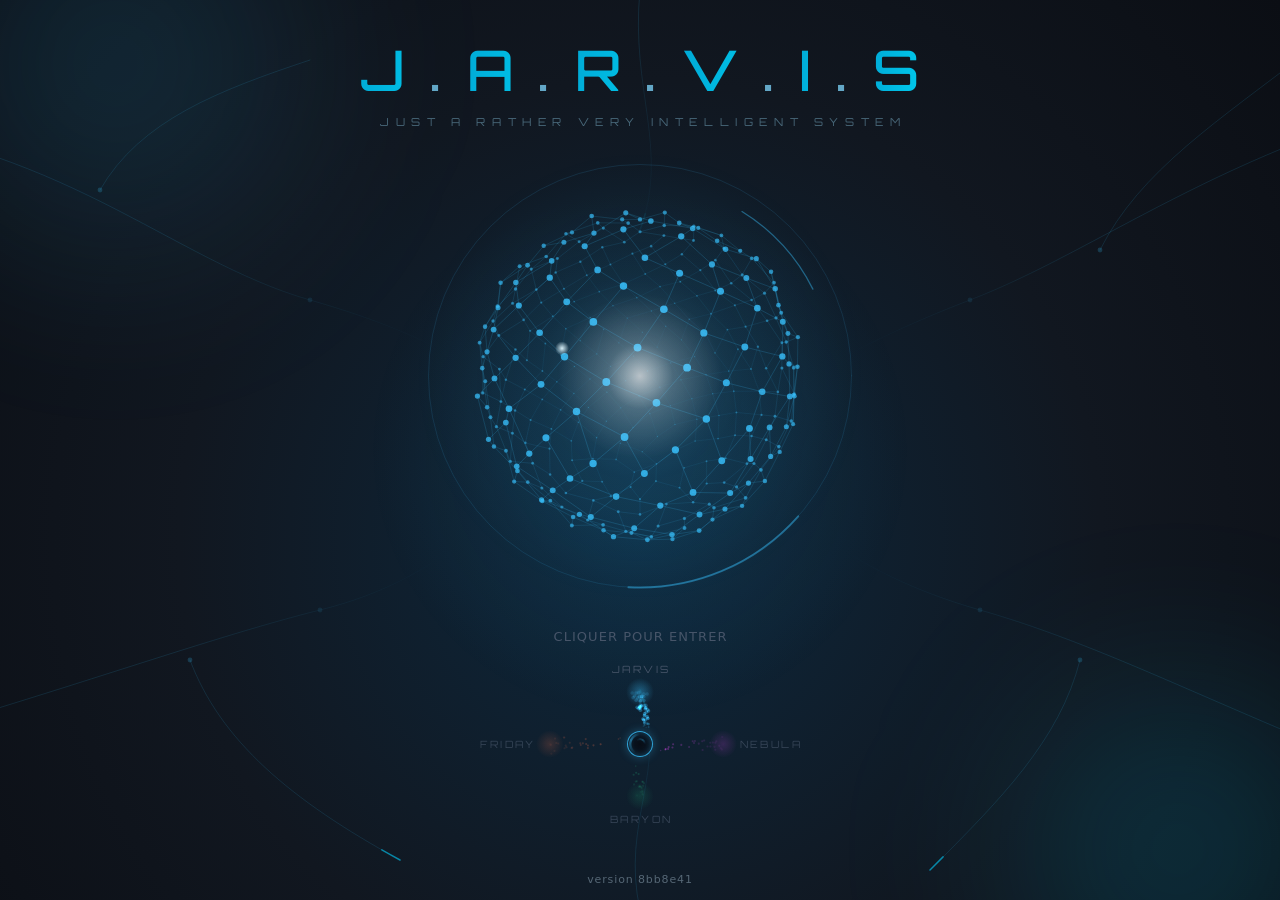
<file: index.html>
<!doctype html>
<html lang="fr">
  <head>
    <meta http-equiv="Content-Security-Policy" content="default-src 'self'; script-src 'self'; style-src 'self' 'unsafe-inline'; img-src 'self' data: blob:; font-src 'self'; connect-src 'self' http://127.0.0.1:8765 http://localhost:8765 https://www.ebi.ac.uk https://api.github.com https://openrouter.ai https://api.crossref.org https://api.openalex.org https://oauth2.googleapis.com https://www.googleapis.com https://gmail.googleapis.com https://api.anthropic.com https://api.openai.com https://generativelanguage.googleapis.com https://api.mistral.ai https://dashscope-intl.aliyuncs.com https://api.deepseek.com https://api.groq.com https://api.x.ai https://api.together.xyz https://api.open-meteo.com https://geocoding-api.open-meteo.com; frame-src blob:; media-src 'self' blob:; manifest-src 'self'; worker-src 'self'; object-src 'none'; base-uri 'none'; form-action 'none'" />
    <meta charset="UTF-8" />
    <link rel="icon" type="image/svg+xml" href="./favicon.svg" />
    <meta name="viewport" content="width=device-width, initial-scale=1.0, viewport-fit=cover" />
    <meta name="theme-color" content="#141a22" />
    <link rel="apple-touch-icon" href="./apple-touch-icon.png" />
    <meta name="apple-mobile-web-app-capable" content="yes" />
    <meta name="apple-mobile-web-app-title" content="Jarvis" />
    <meta name="apple-mobile-web-app-status-bar-style" content="default" />
    <title>Jarvis</title>
    <script type="module" crossorigin src="./assets/index-CNbN2NkZ.js"></script>
    <link rel="modulepreload" crossorigin href="./assets/rolldown-runtime-XKyaHtl9.js">
    <link rel="modulepreload" crossorigin href="./assets/react-DlmbjZJV.js">
    <link rel="modulepreload" crossorigin href="./assets/react-dom-1flDk5uq.js">
    <link rel="modulepreload" crossorigin href="./assets/jsx-runtime-LKYXHABd.js">
    <link rel="modulepreload" crossorigin href="./assets/prefs-C6BxTbCr.js">
    <link rel="modulepreload" crossorigin href="./assets/mode-EBr35uO6.js">
    <link rel="modulepreload" crossorigin href="./assets/google-Ex7c_jsR.js">
    <link rel="modulepreload" crossorigin href="./assets/assistantConfig-CMFmjgqI.js">
    <link rel="modulepreload" crossorigin href="./assets/vault-B9J6dqqq.js">
    <link rel="modulepreload" crossorigin href="./assets/VaultContext-3WQ1XDN0.js">
    <link rel="modulepreload" crossorigin href="./assets/settings-Dfu-ld3A.js">
    <link rel="modulepreload" crossorigin href="./assets/periods-XVASqkL6.js">
    <link rel="modulepreload" crossorigin href="./assets/preload-helper-CRzLMJPS.js">
    <link rel="modulepreload" crossorigin href="./assets/Keyring-CUNn-ift.js">
    <link rel="modulepreload" crossorigin href="./assets/NeedVault-DzfGJF4J.js">
    <link rel="modulepreload" crossorigin href="./assets/contacts-CZ6odSAO.js">
    <link rel="modulepreload" crossorigin href="./assets/todo-CZhzBqz4.js">
    <link rel="modulepreload" crossorigin href="./assets/assistant-8c68wQGs.js">
    <link rel="modulepreload" crossorigin href="./assets/gmail-Bb8JkqpT.js">
    <link rel="modulepreload" crossorigin href="./assets/scienceAgent-2NPLdnyl.js">
    <link rel="modulepreload" crossorigin href="./assets/texDraft-BDnKJPTU.js">
    <link rel="stylesheet" crossorigin href="./assets/index-ZQuqywR4.css">
  <link rel="manifest" href="./manifest.webmanifest"></head>
  <body>
    <div id="root"></div>
  </body>
</html>
</file>
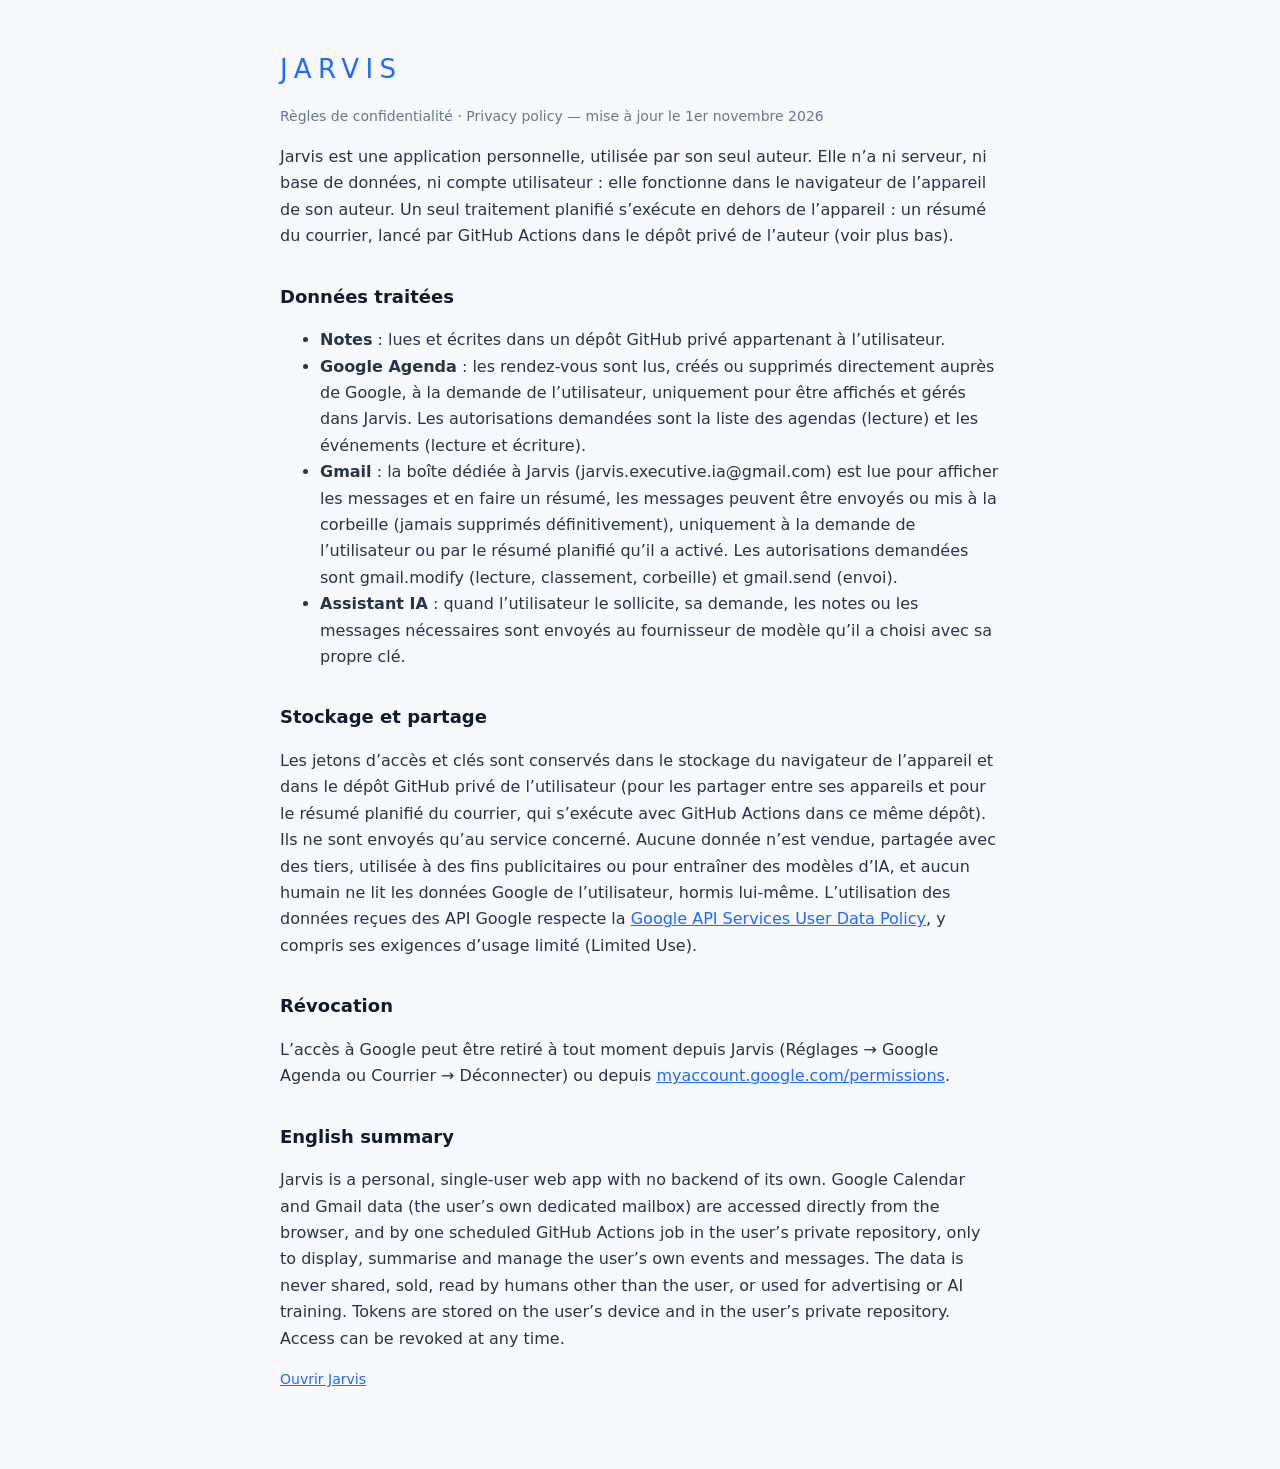
<file: confidentialite.html>
<!doctype html>
<html lang="fr">
<head>
<meta charset="utf-8">
<meta name="viewport" content="width=device-width, initial-scale=1">
<title>Jarvis · Confidentialité</title>
<style>
  :root { color-scheme: light; }
  body { margin: 0; background: #f6f8fc; color: #121a2b; font: 16px/1.65 'Segoe UI', system-ui, -apple-system, sans-serif; }
  main { max-width: 720px; margin: 0 auto; padding: 48px 20px 64px; }
  h1 { font-weight: 300; letter-spacing: 0.25em; color: #1f6bff; font-size: 26px; margin: 0 0 6px; }
  h2 { font-size: 18px; margin: 32px 0 8px; }
  p, li { color: #2a3346; }
  .muted { color: #6b768c; font-size: 14px; }
  a { color: #1f6bff; }
</style>
</head>
<body>
<main>
  <h1>JARVIS</h1>
  <p class="muted">Règles de confidentialité · Privacy policy — mise à jour le 1er novembre 2026</p>

  <p>
    Jarvis est une application personnelle, utilisée par son seul auteur. Elle n’a ni serveur, ni base de données, ni
    compte utilisateur : elle fonctionne dans le navigateur de l’appareil de son auteur. Un seul traitement planifié
    s’exécute en dehors de l’appareil : un résumé du courrier, lancé par GitHub Actions dans le dépôt privé de l’auteur
    (voir plus bas).
  </p>

  <h2>Données traitées</h2>
  <ul>
    <li><strong>Notes</strong> : lues et écrites dans un dépôt GitHub privé appartenant à l’utilisateur.</li>
    <li>
      <strong>Google Agenda</strong> : les rendez-vous sont lus, créés ou supprimés directement auprès de Google, à la
      demande de l’utilisateur, uniquement pour être affichés et gérés dans Jarvis. Les autorisations demandées sont
      la liste des agendas (lecture) et les événements (lecture et écriture).
    </li>
    <li>
      <strong>Gmail</strong> : la boîte dédiée à Jarvis (jarvis.executive.ia@gmail.com) est lue pour afficher les messages
      et en faire un résumé, les messages peuvent être envoyés ou mis à la corbeille (jamais supprimés définitivement),
      uniquement à la demande de l’utilisateur ou par le résumé planifié qu’il a activé. Les autorisations demandées
      sont gmail.modify (lecture, classement, corbeille) et gmail.send (envoi).
    </li>
    <li>
      <strong>Assistant IA</strong> : quand l’utilisateur le sollicite, sa demande, les notes ou les messages nécessaires
      sont envoyés au fournisseur de modèle qu’il a choisi avec sa propre clé.
    </li>
  </ul>

  <h2>Stockage et partage</h2>
  <p>
    Les jetons d’accès et clés sont conservés dans le stockage du navigateur de l’appareil et dans le dépôt GitHub privé de
    l’utilisateur (pour les partager entre ses appareils et pour le résumé planifié du courrier, qui s’exécute avec GitHub
    Actions dans ce même dépôt). Ils ne sont envoyés qu’au service concerné. Aucune donnée n’est vendue, partagée avec des
    tiers, utilisée à des fins publicitaires ou pour entraîner des modèles d’IA, et aucun humain ne lit les données Google
    de l’utilisateur, hormis lui-même. L’utilisation des données reçues des API Google respecte la
    <a href="https://developers.google.com/terms/api-services-user-data-policy">Google API Services User Data Policy</a>,
    y compris ses exigences d’usage limité (Limited Use).
  </p>

  <h2>Révocation</h2>
  <p>
    L’accès à Google peut être retiré à tout moment depuis Jarvis (Réglages → Google Agenda ou Courrier → Déconnecter) ou
    depuis <a href="https://myaccount.google.com/permissions">myaccount.google.com/permissions</a>.
  </p>

  <h2>English summary</h2>
  <p>
    Jarvis is a personal, single-user web app with no backend of its own. Google Calendar and Gmail data (the user’s own
    dedicated mailbox) are accessed directly from the browser, and by one scheduled GitHub Actions job in the user’s private
    repository, only to display, summarise and manage the user’s own events and messages. The data is never shared, sold,
    read by humans other than the user, or used for advertising or AI training. Tokens are stored on the user’s device and in
    the user’s private repository. Access can be revoked at any time.
  </p>

  <p class="muted"><a href="./">Ouvrir Jarvis</a></p>
</main>
</body>
</html>
</file>
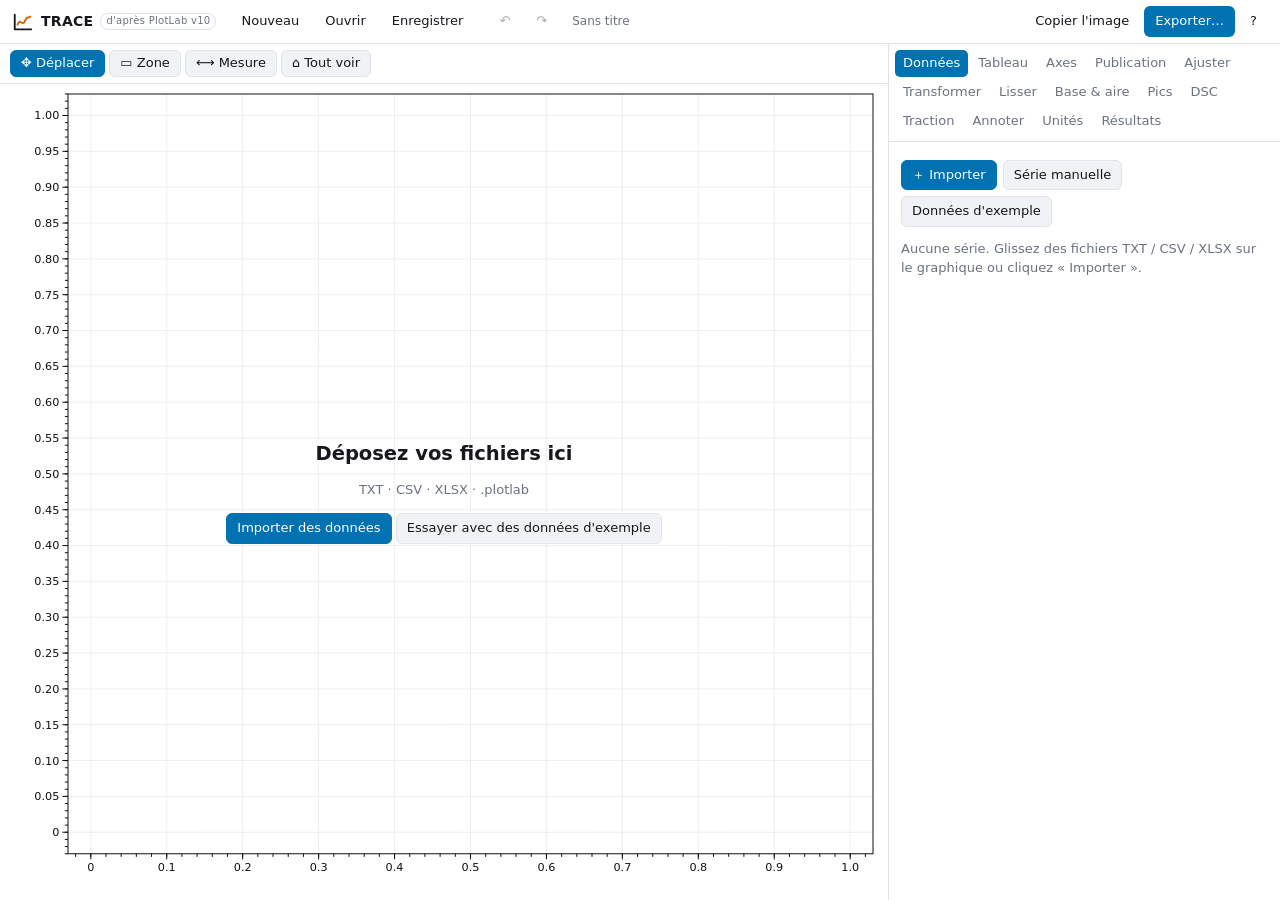
<file: trace.html>
<!DOCTYPE html>
<html lang="fr" data-theme="light">
<head>
<meta charset="utf-8">
<meta name="viewport" content="width=device-width, initial-scale=1">
<!-- Aucun accès réseau : TRACE calcule tout sur place. 'unsafe-eval' sert uniquement aux formules, filtrées par liste blanche (compileExpr). -->
<meta http-equiv="Content-Security-Policy" content="default-src 'none'; script-src 'unsafe-inline' 'unsafe-eval'; style-src 'unsafe-inline'; img-src data: blob:; font-src data:; connect-src 'none'; frame-src 'none'; object-src 'none'; form-action 'none'; base-uri 'none'">
<title>TRACE</title>
<style>
:root{--bg:#f4f5f7;--panel:#ffffff;--ink:#16181d;--mut:#6a7280;--line:#dfe2e8;--acc:#d55e00;--acc2:#0072b2;--in:#f0f2f5;--hov:#e8ebf0;--shadow:0 6px 24px rgba(0,0,0,.14);--ok:#009e73;--err:#c0392b;--mono:ui-monospace,"SF Mono","Cascadia Mono",Consolas,Menlo,monospace}
:root[data-theme=dark]{--bg:#14161a;--panel:#1b1e23;--ink:#e6e8ec;--mut:#8f97a6;--line:#2c3038;--in:#23272e;--hov:#2b3039;--shadow:0 6px 24px rgba(0,0,0,.5)}
:root[data-skin=friday]{--bg:#1d1f23;--panel:#282b31;--ink:#ece9e4;--mut:#9b9ca3;--line:#3a3e46;--in:#31353c;--hov:#3a3f47;--acc:#ffb06b;--acc2:#f2751a}
*{box-sizing:border-box}html,body{height:100%;margin:0}body{font:13px/1.45 system-ui,-apple-system,"Segoe UI",Roboto,Arial,sans-serif;background:var(--bg);color:var(--ink);overflow:hidden}
#app{display:flex;flex-direction:column;height:100%}
header{display:flex;align-items:center;gap:14px;padding:0 12px;height:44px;background:var(--panel);border-bottom:1px solid var(--line);flex:none}
.brand{display:flex;align-items:center;gap:7px;font-size:14px;letter-spacing:.02em}.ver{white-space:nowrap;font-size:10px;color:var(--mut);border:1px solid var(--line);border-radius:8px;padding:0 5px}
.grp{display:flex;gap:4px}.grp.right{margin-left:auto}.projname{color:var(--mut);font-size:12px;max-width:240px;overflow:hidden;text-overflow:ellipsis;white-space:nowrap}
.hb{white-space:nowrap;background:transparent;color:var(--ink);border:1px solid transparent;border-radius:6px;padding:5px 10px;font:inherit;cursor:pointer}.hb:hover:not(:disabled){background:var(--hov)}.hb:disabled{opacity:.35;cursor:default}.hb.pri{background:var(--acc2);color:#fff}.hb.pri:hover{filter:brightness(1.1);background:var(--acc2)}
main{flex:1;display:flex;min-height:0}
#stage{flex:1;display:flex;flex-direction:column;min-width:0}
#tb{display:flex;gap:4px;align-items:center;padding:6px 10px;border-bottom:1px solid var(--line);background:var(--panel);flex:none}
.tb{background:var(--in);color:var(--ink);border:1px solid var(--line);border-radius:6px;padding:3px 10px;font:inherit;cursor:pointer}.tb.on{background:var(--acc2);border-color:var(--acc2);color:#fff}.tb:hover:not(.on){background:var(--hov)}
.pos{margin-left:auto;font-family:var(--mono);font-size:11.5px;color:var(--mut)}
#cv-wrap{position:relative;flex:1;min-height:0;background:var(--bg);overflow:hidden}
#cv-wrap canvas{position:absolute;display:block}#ov{touch-action:none}
#tip{position:absolute;display:none;pointer-events:none;background:rgba(20,22,26,.92);color:#fff;border-radius:6px;padding:5px 8px;font-size:11.5px;line-height:1.35;z-index:5;font-family:var(--mono);max-width:240px}
#tip .muted{color:#aab}
#hint{position:absolute;display:none;top:10px;left:50%;transform:translateX(-50%);background:var(--acc);color:#fff;border-radius:16px;padding:5px 14px;font-weight:600;z-index:6;pointer-events:none;box-shadow:var(--shadow)}
#empty{position:absolute;inset:0;display:none;align-items:center;justify-content:center;text-align:center;color:var(--mut);pointer-events:none}#empty>div{pointer-events:auto}#empty h2{color:var(--ink);font-weight:600;margin:0 0 4px}
#drop{position:absolute;inset:10px;display:none;align-items:center;justify-content:center;border:3px dashed var(--acc2);border-radius:14px;background:rgba(0,114,178,.1);font-size:20px;font-weight:600;color:var(--acc2);z-index:20;pointer-events:none}
#side{width:392px;flex:none;display:flex;flex-direction:column;background:var(--panel);border-left:1px solid var(--line);min-height:0}
#tabs{display:flex;flex-wrap:wrap;gap:2px;padding:6px;border-bottom:1px solid var(--line);flex:none}
.tab{background:transparent;border:0;border-radius:5px;padding:4px 8px;font:inherit;color:var(--mut);cursor:pointer;position:relative}.tab:hover{background:var(--hov);color:var(--ink)}.tab.on{background:var(--acc2);color:#fff}
.tab i{font-style:normal;font-size:9.5px;background:var(--acc);color:#fff;border-radius:7px;padding:0 4px;margin-left:4px}
#panel{flex:1;overflow:auto;padding:10px 12px 40px}
.btns{display:flex;flex-wrap:wrap;gap:6px;margin:8px 0}
.btn{background:var(--in);color:var(--ink);border:1px solid var(--line);border-radius:6px;padding:5px 10px;font:inherit;cursor:pointer}.btn:hover{background:var(--hov)}.btn.primary{background:var(--acc2);border-color:var(--acc2);color:#fff}.btn.primary:hover{filter:brightness(1.1)}
.ib{background:transparent;border:0;color:var(--mut);cursor:pointer;padding:2px 6px;border-radius:4px;font:inherit}.ib:hover{background:var(--hov);color:var(--ink)}
input,select,textarea{font:inherit;color:var(--ink);background:var(--in);border:1px solid var(--line);border-radius:5px;padding:4px 6px;min-width:0;width:100%}input[type=checkbox]{width:auto}input[type=color]{width:26px;height:22px;padding:0;border:1px solid var(--line);background:none}
input:focus,select:focus,textarea:focus{outline:2px solid var(--acc2);outline-offset:-1px}
.f{display:flex;flex-direction:column;gap:2px;margin:5px 0}.f>span{font-size:11px;color:var(--mut)}
.row2{display:grid;grid-template-columns:repeat(auto-fit,minmax(104px,1fr));gap:6px;align-items:end}
.chk{display:flex;align-items:center;gap:6px;margin:3px 0;cursor:pointer}.chk.big{font-weight:600;margin:6px 0}
.sec{border:1px solid var(--line);border-radius:8px;margin:8px 0;background:transparent}.sec>summary{cursor:pointer;padding:6px 10px;font-weight:600;font-size:12.5px;user-select:none}.secb{padding:2px 10px 8px}
.subh{font-weight:600;font-size:11.5px;color:var(--mut);text-transform:uppercase;letter-spacing:.05em;margin:12px 0 4px}
.card{border:1px solid var(--line);border-radius:8px;padding:8px 10px;margin:8px 0}
.slist{margin:6px 0}.srow{display:flex;align-items:center;gap:6px;padding:3px 4px;border-radius:6px;border:1px solid transparent}.srow.act{background:var(--hov);border-color:var(--line)}.srow .nm{flex:1;background:transparent;border-color:transparent}.srow .nm:hover{border-color:var(--line)}.srow .n{color:var(--mut);font-size:11px;font-family:var(--mono);min-width:34px;text-align:right}
.muted{color:var(--mut)}.small{font-size:11.5px}.err{color:var(--err)}
.note{background:var(--in);border-left:3px solid var(--acc2);border-radius:4px;padding:6px 9px;margin:8px 0;font-size:12px}
.eq{font-family:var(--mono);font-size:12px;background:var(--in);border-radius:5px;padding:4px 8px;margin:4px 0}
.rcard{border:1px solid var(--line);border-radius:8px;padding:8px 10px;margin:10px 0;background:var(--panel)}.rh{display:flex;justify-content:space-between;align-items:center}
.rt{width:100%;border-collapse:collapse;margin-top:4px}.rt td{padding:2px 4px;border-top:1px solid var(--line);vertical-align:top}.rt td.num{font-family:var(--mono);text-align:right;white-space:nowrap}
.result-big{font:600 26px var(--mono);margin:10px 0;color:var(--acc2)}
.hist{margin:4px 0 0;padding-left:20px;font-size:11.5px;color:var(--mut)}.hist.log{max-height:300px;overflow:auto}
.tblwrap{max-height:340px;overflow:auto;border:1px solid var(--line);border-radius:6px}.tblwrap.short{max-height:300px}
table.data{width:100%;border-collapse:collapse}table.data td,table.data th{padding:0;border-bottom:1px solid var(--line)}table.data th{position:sticky;top:0;background:var(--panel);font-size:11px;padding:3px}table.data input{border:0;border-radius:0;background:transparent;font-family:var(--mono);font-size:12px;padding:3px 5px}table.data td:first-child{padding:0 6px}
table.imp{border-collapse:collapse;font-family:var(--mono);font-size:11.5px}table.imp th{padding:4px;vertical-align:top;min-width:120px;background:var(--panel);position:sticky;top:0}table.imp th input,table.imp th select{margin-top:3px;font-size:11.5px}table.imp td{padding:2px 6px;border-top:1px solid var(--line);white-space:nowrap}
code,kbd{font-family:var(--mono);font-size:11.5px;background:var(--in);border-radius:3px;padding:0 4px}
.mback{position:fixed;inset:0;background:rgba(0,0,0,.45);display:flex;align-items:center;justify-content:center;z-index:50}.mbox{background:var(--panel);border-radius:12px;box-shadow:var(--shadow);padding:18px 20px;width:min(460px,92vw);max-height:88vh;overflow:auto}.mbox.wide{width:min(860px,94vw)}.mbox h3{margin:0 0 8px}
.mact{display:flex;justify-content:flex-end;gap:8px;margin-top:14px}.grid2{display:grid;grid-template-columns:1fr 1fr;gap:8px;margin:12px 0}.help h4{margin:12px 0 4px}.help ul{margin:0;padding-left:20px}.help li{margin:3px 0}
.restore{display:none;align-items:center;gap:10px;padding:6px 14px;background:var(--acc2);color:#fff;flex:none}.restore span{flex:1}
#toasts{position:fixed;bottom:16px;left:50%;transform:translateX(-50%);display:flex;flex-direction:column;gap:6px;z-index:80;align-items:center}
.toast{background:#23272e;color:#fff;border-radius:8px;padding:8px 14px;box-shadow:var(--shadow);max-width:560px;transition:opacity .4s}.toast.err{background:var(--err)}.toast.out{opacity:0}
@media (max-width:900px){main{flex-direction:column}#side{width:100%;height:46%;border-left:0;border-top:1px solid var(--line)}}
@media (max-width:1150px){.ver{display:none}.projname{max-width:110px}}

</style>
</head>
<body>
<div id="app">
  <header>
    <div class="brand"><svg viewBox="0 0 24 24" width="22" height="22" aria-hidden="true"><path d="M3 20V4M3 20h18" stroke="currentColor" stroke-width="2" fill="none" stroke-linecap="round"/><path d="M6 15c3-9 5 3 8-4s4-2 6-5" stroke="var(--acc)" stroke-width="2" fill="none" stroke-linecap="round"/></svg><b>TRACE</b><span class="ver">d'après PlotLab v10</span></div>
    <div class="grp"><button class="hb" id="b-new" title="Nouveau projet">Nouveau</button><button class="hb" id="b-open" title="Ouvrir (Ctrl/⌘+O)">Ouvrir</button><button class="hb" id="b-save" title="Enregistrer .plotlab (Ctrl/⌘+S)">Enregistrer</button></div>
    <div class="grp"><button class="hb" id="b-undo" title="Annuler (Ctrl/⌘+Z)">↶</button><button class="hb" id="b-redo" title="Rétablir (Ctrl/⌘+Y)">↷</button></div>
    <div id="projname" class="projname"></div>
    <div class="grp right"><button class="hb" id="b-copy" title="Copier l'image">Copier l'image</button><button class="hb pri" id="b-export">Exporter…</button><button class="hb" id="b-help" title="Aide">?</button></div>
  </header>
  <div id="restore" class="restore"><span></span><button class="btn primary" id="r-yes">Restaurer</button><button class="btn" id="r-no">Ignorer</button></div>
  <main>
    <section id="stage">
      <div id="tb"><button class="tb on" id="t-pan" title="Déplacer / zoom molette">✥ Déplacer</button><button class="tb" id="t-zoom" title="Zoom sur zone">▭ Zone</button><button class="tb" id="t-measure" title="Mesurer Δx, Δy, pente">⟷ Mesure</button><button class="tb" id="t-reset" title="Tout voir (double-clic / Début)">⌂ Tout voir</button><span id="st-pos" class="pos"></span></div>
      <div id="cv-wrap">
        <canvas id="cv"></canvas><canvas id="ov"></canvas>
        <div id="tip"></div><div id="hint"></div>
        <div id="empty"><div><h2>Déposez vos fichiers ici</h2><p>TXT · CSV · XLSX · .plotlab</p><button class="btn primary" onclick="document.getElementById('file').click()">Importer des données</button> <button class="btn" onclick="PL.A.demo()">Essayer avec des données d'exemple</button></div></div>
        <div id="drop">Déposer pour importer</div>
      </div>
    </section>
    <aside id="side"><nav id="tabs"></nav><div id="panel"></div></aside>
  </main>
</div>
<input type="file" id="file" multiple accept=".txt,.csv,.tsv,.dat,.xlsx,.xlsm,.plotlab,.json,.asc,.prn" hidden>
<div id="modal"></div><div id="toasts"></div>
<script>
(function () {
'use strict';
/* ===== math.js ===== */
/* TRACE (d'après PlotLab v10) — moteur numérique (pur, sans DOM). Testé sous Node, inclus tel quel dans le bundle. */

const isNum = v => typeof v === 'number' && isFinite(v);

/** Parse un nombre saisi en français ou en anglais ("3,33", "1e-3", "−5"). */
function pF(v) {
  if (typeof v === 'number') return v;
  if (v == null) return NaN;
  let s = String(v).trim().replace(/−/g, '-').replace(/[\s ']/g, '');
  if (!s) return NaN;
  if (s.includes(',') && s.includes('.')) s = s.replace(/,/g, '');
  else s = s.replace(',', '.');
  return /^[+-]?(\d+\.?\d*|\.\d+)([eE][+-]?\d+)?$/.test(s) ? parseFloat(s) : NaN;
}

/* ---------- algèbre linéaire ---------- */

function solveLin(A, b) {
  const n = b.length, M = A.map((r, i) => Float64Array.from([...r, b[i]]));
  for (let k = 0; k < n; k++) {
    let p = k;
    for (let i = k + 1; i < n; i++) if (Math.abs(M[i][k]) > Math.abs(M[p][k])) p = i;
    if (Math.abs(M[p][k]) < 1e-300) return null;
    [M[k], M[p]] = [M[p], M[k]];
    for (let i = k + 1; i < n; i++) {
      const f = M[i][k] / M[k][k];
      if (f) for (let j = k; j <= n; j++) M[i][j] -= f * M[k][j];
    }
  }
  const x = new Float64Array(n);
  for (let i = n - 1; i >= 0; i--) {
    let s = M[i][n];
    for (let j = i + 1; j < n; j++) s -= M[i][j] * x[j];
    x[i] = s / M[i][i];
  }
  return x;
}

function invMat(A) {
  const n = A.length, M = A.map((r, i) => {
    const row = new Float64Array(2 * n); row.set(r); row[n + i] = 1; return row;
  });
  for (let k = 0; k < n; k++) {
    let p = k;
    for (let i = k + 1; i < n; i++) if (Math.abs(M[i][k]) > Math.abs(M[p][k])) p = i;
    if (Math.abs(M[p][k]) < 1e-300) return null;
    [M[k], M[p]] = [M[p], M[k]];
    const d = M[k][k];
    for (let j = 0; j < 2 * n; j++) M[k][j] /= d;
    for (let i = 0; i < n; i++) if (i !== k) {
      const f = M[i][k];
      if (f) for (let j = 0; j < 2 * n; j++) M[i][j] -= f * M[k][j];
    }
  }
  return M.map(r => Array.from(r.slice(n)));
}

/**
 * Moindres carrés par QR de Householder (stable même pour des Vandermonde de degré élevé).
 * cols : m colonnes (longueur n) ; w : poids optionnels. Retourne coefficients, (X'WX)^-1 et SS résiduelle pondérée.
 */
function lstsq(cols, y, w) {
  const n = y.length, m = cols.length;
  if (n < m) throw new Error('Pas assez de points (' + n + ') pour ' + m + ' paramètres');
  const A = cols.map(c => Float64Array.from(c)), b = Float64Array.from(y);
  if (w) for (let i = 0; i < n; i++) {
    const s = Math.sqrt(w[i]);
    for (let j = 0; j < m; j++) A[j][i] *= s;
    b[i] *= s;
  }
  for (let k = 0; k < m; k++) {
    let nrm = 0;
    for (let i = k; i < n; i++) nrm = Math.hypot(nrm, A[k][i]);
    if (nrm === 0) throw new Error('Système singulier');
    const alpha = A[k][k] > 0 ? -nrm : nrm;
    const v = new Float64Array(n - k);
    for (let i = 0; i < n - k; i++) v[i] = A[k][k + i];
    v[0] -= alpha;
    let vv = 0; for (let i = 0; i < v.length; i++) vv += v[i] * v[i];
    if (vv > 0) {
      for (let j = k; j < m; j++) {
        let d = 0; for (let i = 0; i < v.length; i++) d += v[i] * A[j][k + i];
        const f = 2 * d / vv;
        for (let i = 0; i < v.length; i++) A[j][k + i] -= f * v[i];
      }
      let d = 0; for (let i = 0; i < v.length; i++) d += v[i] * b[k + i];
      const f = 2 * d / vv;
      for (let i = 0; i < v.length; i++) b[k + i] -= f * v[i];
    }
  }
  let rmax = 0; for (let k = 0; k < m; k++) rmax = Math.max(rmax, Math.abs(A[k][k]));
  for (let k = 0; k < m; k++) if (Math.abs(A[k][k]) < 1e-13 * rmax) throw new Error('Système singulier (données dégénérées)');
  const beta = new Float64Array(m);
  for (let i = m - 1; i >= 0; i--) {
    let s = b[i];
    for (let j = i + 1; j < m; j++) s -= A[j][i] * beta[j];
    beta[i] = s / A[i][i];
  }
  // R^-1 (triangulaire sup.), cov = R^-1 R^-T
  const Ri = Array.from({ length: m }, () => new Float64Array(m));
  for (let c = 0; c < m; c++) {
    for (let i = c; i >= 0; i--) {
      let s = i === c ? 1 : 0;
      for (let j = i + 1; j <= c; j++) s -= A[j][i] * Ri[j][c];
      Ri[i][c] = s / A[i][i];
    }
  }
  const cov = Array.from({ length: m }, () => new Float64Array(m));
  for (let i = 0; i < m; i++) for (let j = 0; j < m; j++) {
    let s = 0; for (let k = Math.max(i, j); k < m; k++) s += Ri[i][k] * Ri[j][k];
    cov[i][j] = s;
  }
  let rss = 0; for (let i = m; i < n; i++) rss += b[i] * b[i];
  return { beta, cov, rss };
}

/* ---------- statistiques / distributions ---------- */

function lgamma(x) {
  const c = [76.18009172947146, -86.50532032941677, 24.01409824083091, -1.231739572450155, 0.1208650973866179e-2, -0.5395239384953e-5];
  let y = x, t = x + 5.5; t -= (x + 0.5) * Math.log(t);
  let s = 1.000000000190015;
  for (let j = 0; j < 6; j++) s += c[j] / ++y;
  return -t + Math.log(2.5066282746310005 * s / x);
}
function betacf(a, b, x) {
  const TINY = 1e-300; let qab = a + b, qap = a + 1, qam = a - 1, c = 1, d = 1 - qab * x / qap;
  if (Math.abs(d) < TINY) d = TINY; d = 1 / d; let h = d;
  for (let m = 1; m <= 300; m++) {
    const m2 = 2 * m; let aa = m * (b - m) * x / ((qam + m2) * (a + m2));
    d = 1 + aa * d; if (Math.abs(d) < TINY) d = TINY; c = 1 + aa / c; if (Math.abs(c) < TINY) c = TINY; d = 1 / d; h *= d * c;
    aa = -(a + m) * (qab + m) * x / ((a + m2) * (qap + m2));
    d = 1 + aa * d; if (Math.abs(d) < TINY) d = TINY; c = 1 + aa / c; if (Math.abs(c) < TINY) c = TINY; d = 1 / d;
    const del = d * c; h *= del; if (Math.abs(del - 1) < 3e-14) break;
  }
  return h;
}
function betai(a, b, x) {
  if (x <= 0) return 0; if (x >= 1) return 1;
  const bt = Math.exp(lgamma(a + b) - lgamma(a) - lgamma(b) + a * Math.log(x) + b * Math.log(1 - x));
  return x < (a + 1) / (a + b + 2) ? bt * betacf(a, b, x) / a : 1 - bt * betacf(b, a, 1 - x) / b;
}
/** CDF de Student. */
function tcdf(t, df) {
  const x = df / (df + t * t), p = 0.5 * betai(df / 2, 0.5, x);
  return t > 0 ? 1 - p : p;
}
/** Quantile bilatéral : t tel que P(|T|<t)=conf. */
function tcrit(df, conf = 0.95) {
  if (!(df > 0)) return NaN;
  const target = 0.5 + conf / 2;
  let lo = 0, hi = 1e3;
  for (let i = 0; i < 100; i++) { const mid = (lo + hi) / 2; if (tcdf(mid, df) < target) lo = mid; else hi = mid; }
  return (lo + hi) / 2;
}
function pvalT(t, df) { return 2 * (1 - tcdf(Math.abs(t), df)); }

function stats(a) {
  const v = Array.from(a).filter(isNum), n = v.length;
  if (!n) return { n: 0 };
  const mean = v.reduce((s, x) => s + x, 0) / n;
  const sd = n > 1 ? Math.sqrt(v.reduce((s, x) => s + (x - mean) ** 2, 0) / (n - 1)) : NaN;
  const s = v.slice().sort((p, q) => p - q);
  const q = f => { const h = (n - 1) * f, i = Math.floor(h); return s[i] + (h - i) * ((s[i + 1] ?? s[i]) - s[i]); };
  return { n, mean, sd, sem: sd / Math.sqrt(n), min: s[0], max: s[n - 1], median: q(0.5), q1: q(0.25), q3: q(0.75) };
}

/** Formate "valeur ± incertitude" avec 2 chiffres significatifs sur l'incertitude. */
function fmtPM(v, se) {
  if (!isNum(v)) return '—';
  if (!isNum(se) || se <= 0) return fmtSig(v, 6);
  const dec = 1 - Math.floor(Math.log10(se));
  if (dec > 15) return fmtSig(v, 6) + ' ± ' + fmtSig(se, 2);
  if (dec < 0) { const f = 10 ** -dec; return String(Math.round(v / f) * f) + ' ± ' + String(Math.round(se / f) * f); }
  return v.toFixed(dec) + ' ± ' + se.toFixed(dec);
}
function fmtSig(v, n = 6) {
  if (!isNum(v)) return '—';
  if (v === 0) return '0';
  const a = Math.abs(v);
  if (a >= 1e6 || a < 1e-3) return v.toExponential(n - 1).replace(/\.?0+e/, 'e').replace('e+', 'e');
  return String(parseFloat(v.toPrecision(n)));
}

/* ---------- régressions ---------- */

/** Régression polynomiale (QR sur x centré-réduit) avec incertitudes dans la base x d'origine. */
function polyfit(x, y, deg, o = {}) {
  const n = x.length, m = deg + 1;
  if (n < m) throw new Error('Moins de points que de coefficients');
  let mx = 0; for (let i = 0; i < n; i++) mx += x[i]; mx /= n;
  let sx = 0; for (let i = 0; i < n; i++) sx = Math.max(sx, Math.abs(x[i] - mx)); if (!sx) sx = 1;
  const cols = [];
  for (let k = 0; k < m; k++) {
    const c = new Float64Array(n);
    for (let i = 0; i < n; i++) c[i] = ((x[i] - mx) / sx) ** k;
    cols.push(c);
  }
  const { beta, cov, rss } = lstsq(cols, y, o.w);
  const dof = n - m, s2 = dof > 0 ? rss / dof : NaN;
  // base u -> base x : c_x[j] = Σ_k c_u[k] sx^-k C(k,j) (-mx)^(k-j)
  const T = Array.from({ length: m }, () => new Float64Array(m));
  for (let k = 0; k < m; k++) for (let j = 0; j <= k; j++) T[j][k] = sx ** -k * binom(k, j) * (-mx) ** (k - j);
  const coef = new Float64Array(m);
  for (let j = 0; j < m; j++) for (let k = 0; k < m; k++) coef[j] += T[j][k] * beta[k];
  const covX = Array.from({ length: m }, () => new Float64Array(m));
  for (let a = 0; a < m; a++) for (let b = 0; b < m; b++) {
    let s = 0;
    for (let i = 0; i < m; i++) for (let j = 0; j < m; j++) s += T[a][i] * cov[i][j] * T[b][j];
    covX[a][b] = s * s2;
  }
  const se = Array.from(coef, (_, i) => Math.sqrt(Math.max(covX[i][i], 0)));
  const tc = tcrit(dof);
  // évaluation dans la base centrée-réduite : stable même si x est grand devant son étendue (ex. 300–400 K)
  const predict = v => polyEval(beta, (v - mx) / sx);
  const res = goodness(y, i => predict(x[i]), n, m, o.w);
  return { coef, predict, se, cov: covX, dof, n, ci: se.map(s => tc * s), tcrit: tc,
    t: Array.from(coef, (c, i) => c / se[i]), p: Array.from(coef, (c, i) => pvalT(c / se[i], dof)),
    ...res, deg };
}
function binom(n, k) { let r = 1; for (let i = 1; i <= k; i++) r = r * (n - k + i) / i; return Math.round(r); }
function polyEval(c, x) { let r = 0; for (let i = c.length - 1; i >= 0; i--) r = r * x + c[i]; return r; }

function goodness(y, pred, n, m, w) {
  let sw = 0, ym = 0;
  for (let i = 0; i < n; i++) { const wi = w ? w[i] : 1; sw += wi; ym += wi * y[i]; }
  ym /= sw;
  let ssr = 0, sst = 0;
  for (let i = 0; i < n; i++) { const wi = w ? w[i] : 1, r = y[i] - pred(i); ssr += wi * r * r; sst += wi * (y[i] - ym) ** 2; }
  const dof = n - m;
  return { rss: ssr, r2: sst > 0 ? 1 - ssr / sst : NaN, adjR2: sst > 0 && dof > 0 ? 1 - (ssr / dof) / (sst / (n - 1)) : NaN,
    rmse: Math.sqrt(ssr / n), sy: dof > 0 ? Math.sqrt(ssr / dof) : NaN,
    aic: n * Math.log(Math.max(ssr, 1e-300) / n) + 2 * m, bic: n * Math.log(Math.max(ssr, 1e-300) / n) + m * Math.log(n) };
}

/** Propagation d'incertitude par gradient numérique : σ_f² = g' C g. */
function propagate(f, p, cov) {
  const m = p.length, g = new Float64Array(m);
  for (let j = 0; j < m; j++) {
    const h = 1e-6 * Math.max(Math.abs(p[j]), 1e-6), a = Array.from(p), b = Array.from(p);
    a[j] += h; b[j] -= h; g[j] = (f(a) - f(b)) / (2 * h);
  }
  let s = 0; for (let i = 0; i < m; i++) for (let j = 0; j < m; j++) s += g[i] * cov[i][j] * g[j];
  return Math.sqrt(Math.max(s, 0));
}

/**
 * Levenberg–Marquardt générique avec bornes, paramètres figés, poids.
 * f(x, p) -> y. Jacobien numérique centré. Incertitudes : cov = (J'WJ)^-1 · χ²/(n-m).
 */
function lmFit(f, x, y, p0, o = {}) {
  const n = x.length, np = p0.length, lo = o.lo || [], hi = o.hi || [], w = o.w, fixed = o.fixed || [];
  const free = []; for (let j = 0; j < np; j++) if (!fixed[j]) free.push(j);
  const m = free.length;
  if (n <= m) throw new Error('Pas assez de points pour ' + m + ' paramètres libres');
  const clamp = (v, j) => Math.min(hi[j] ?? Infinity, Math.max(lo[j] ?? -Infinity, v));
  let p = p0.map((v, j) => clamp(v, j));
  const resid = (pp) => {
    const r = new Float64Array(n); let c = 0;
    for (let i = 0; i < n; i++) {
      const fi = f(x[i], pp); let e = y[i] - fi; if (!isFinite(e)) e = 1e150;
      e *= w ? Math.sqrt(w[i]) : 1; r[i] = e; c += e * e;
    }
    return [r, c];
  };
  const jac = (pp) => {
    const J = free.map(() => new Float64Array(n));
    free.forEach((j, a) => {
      const h = 1e-6 * Math.max(Math.abs(pp[j]), 1e-3);
      let up = pp.slice(), dn = pp.slice(); up[j] = Math.min(pp[j] + h, hi[j] ?? Infinity); dn[j] = Math.max(pp[j] - h, lo[j] ?? -Infinity);
      const dh = up[j] - dn[j];
      for (let i = 0; i < n; i++) { const d = (f(x[i], up) - f(x[i], dn)) / dh; J[a][i] = (isFinite(d) ? d : 0) * (w ? Math.sqrt(w[i]) : 1); }
    });
    return J;
  };
  let [r, chi2] = resid(p), lam = 1e-3, iter = 0, converged = false, J = null;
  const maxIter = o.maxIter || 300;
  for (; iter < maxIter; iter++) {
    J = jac(p);
    const A = Array.from({ length: m }, () => new Float64Array(m)), g = new Float64Array(m);
    for (let a = 0; a < m; a++) {
      for (let i = 0; i < n; i++) g[a] += J[a][i] * r[i];
      for (let b = a; b < m; b++) { let s = 0; for (let i = 0; i < n; i++) s += J[a][i] * J[b][i]; A[a][b] = A[b][a] = s; }
    }
    let improved = false;
    for (let tries = 0; tries < 30; tries++) {
      const M = A.map((row, a) => { const c = Array.from(row); c[a] += lam * (A[a][a] || 1e-12); return c; });
      const d = solveLin(M, Array.from(g));
      if (!d) { lam *= 10; continue; }
      const pn = p.slice(); free.forEach((j, a) => { pn[j] = clamp(p[j] + d[a], j); });
      const [rn, cn] = resid(pn);
      if (cn < chi2 || !isFinite(chi2)) {
        const rel = (chi2 - cn) / Math.max(chi2, 1e-300);
        let step = 0; free.forEach((j, a) => { step = Math.max(step, Math.abs(pn[j] - p[j]) / (Math.abs(p[j]) + 1e-12)); });
        p = pn; r = rn; chi2 = cn; lam = Math.max(lam / 3, 1e-12); improved = true;
        if (rel < (o.tol || 1e-12) || step < 1e-10) converged = true;
        break;
      }
      lam *= 5;
    }
    if (!improved) { converged = true; break; }
    if (converged) break;
  }
  J = jac(p);
  const A = Array.from({ length: m }, () => new Float64Array(m));
  for (let a = 0; a < m; a++) for (let b = a; b < m; b++) { let s = 0; for (let i = 0; i < n; i++) s += J[a][i] * J[b][i]; A[a][b] = A[b][a] = s; }
  const inv = invMat(A), dof = n - m, s2 = dof > 0 ? chi2 / dof : NaN;
  const se = new Array(np).fill(0), cov = Array.from({ length: np }, () => new Array(np).fill(0));
  if (inv) free.forEach((j, a) => { free.forEach((k, b) => { cov[j][k] = inv[a][b] * s2; }); se[j] = Math.sqrt(Math.max(cov[j][j], 0)); });
  const atBound = p.map((v, j) => !fixed[j] && (v === lo[j] || v === hi[j]));
  const tc = tcrit(dof);
  const gd = goodness(y, i => f(x[i], p), n, m, w);
  return { p, se, cov, ci: se.map(s => tc * s), tcrit: tc, chi2, dof, n, iter, converged: converged && !!inv, atBound, singular: !inv, ...gd };
}

/* ---------- interpolation ---------- */

function bsearch(x, v) { // plus grand i tel que x[i] <= v
  let lo = 0, hi = x.length - 1;
  if (v <= x[0]) return 0; if (v >= x[hi]) return hi - 1;
  while (hi - lo > 1) { const mid = (lo + hi) >> 1; if (x[mid] <= v) lo = mid; else hi = mid; }
  return lo;
}
function isSorted(x) { for (let i = 1; i < x.length; i++) if (x[i] < x[i - 1]) return false; return true; }
function sortXY(x, y, extra) {
  const idx = Array.from(x.keys()).sort((a, b) => x[a] - x[b]);
  const pick = a => a && Float64Array.from(idx, i => a[i]);
  return [pick(x), pick(y), ...(extra || []).map(pick)];
}
function naturalSpline(x, y) {
  const n = x.length, y2 = new Float64Array(n), u = new Float64Array(n);
  for (let i = 1; i < n - 1; i++) {
    const sig = (x[i] - x[i - 1]) / (x[i + 1] - x[i - 1]), p = sig * y2[i - 1] + 2;
    y2[i] = (sig - 1) / p;
    const d = (y[i + 1] - y[i]) / (x[i + 1] - x[i]) - (y[i] - y[i - 1]) / (x[i] - x[i - 1]);
    u[i] = (6 * d / (x[i + 1] - x[i - 1]) - sig * u[i - 1]) / p;
  }
  for (let k = n - 2; k >= 0; k--) y2[k] = y2[k] * y2[k + 1] + u[k];
  return v => {
    const k = bsearch(x, v), h = x[k + 1] - x[k], a = (x[k + 1] - v) / h, b = (v - x[k]) / h;
    return a * y[k] + b * y[k + 1] + ((a ** 3 - a) * y2[k] + (b ** 3 - b) * y2[k + 1]) * h * h / 6;
  };
}
function pchip(x, y) {
  const n = x.length, h = [], d = [], m = new Float64Array(n);
  for (let i = 0; i < n - 1; i++) { h[i] = x[i + 1] - x[i]; d[i] = (y[i + 1] - y[i]) / h[i]; }
  if (n === 2) { m[0] = m[1] = d[0]; }
  else {
    for (let i = 1; i < n - 1; i++) {
      if (d[i - 1] * d[i] <= 0) m[i] = 0;
      else { const w1 = 2 * h[i] + h[i - 1], w2 = h[i] + 2 * h[i - 1]; m[i] = (w1 + w2) / (w1 / d[i - 1] + w2 / d[i]); }
    }
    const edge = (h0, h1, d0, d1) => { let v = ((2 * h0 + h1) * d0 - h0 * d1) / (h0 + h1); if (v * d0 <= 0) v = 0; else if (d0 * d1 <= 0 && Math.abs(v) > 3 * Math.abs(d0)) v = 3 * d0; return v; };
    m[0] = edge(h[0], h[1], d[0], d[1]); m[n - 1] = edge(h[n - 2], h[n - 3], d[n - 2], d[n - 3]);
  }
  return v => {
    const k = bsearch(x, v), t = (v - x[k]) / h[k], t2 = t * t, t3 = t2 * t;
    return (2 * t3 - 3 * t2 + 1) * y[k] + (t3 - 2 * t2 + t) * h[k] * m[k] + (-2 * t3 + 3 * t2) * y[k + 1] + (t3 - t2) * h[k] * m[k + 1];
  };
}
/** Fabrique d'interpolateur : 'linear' | 'spline' | 'pchip'. x doit être trié strictement croissant. */
function makeInterp(x, y, kind = 'linear') {
  if (x.length < 2) { const c = y[0]; return () => c; }
  if (kind === 'spline' && x.length > 2) return naturalSpline(x, y);
  if (kind === 'pchip') return pchip(x, y);
  return v => { const k = bsearch(x, v), t = (v - x[k]) / (x[k + 1] - x[k]); return y[k] + t * (y[k + 1] - y[k]); };
}
/** Interpole (x,y) sur la grille xs ; NaN hors de l'intervalle. */
function interpTo(x, y, xs, kind = 'linear') {
  let sx = x, sy = y; if (!isSorted(x)) [sx, sy] = sortXY(x, y);
  const f = makeInterp(sx, sy, kind), a = sx[0], b = sx[sx.length - 1];
  return Float64Array.from(xs, v => v < a || v > b ? NaN : f(v));
}

/* ---------- dérivation, intégration, lissage ---------- */

function derivative(x, y, order = 1) {
  const n = x.length, d = new Float64Array(n);
  if (n < 3) return d.fill(NaN);
  for (let i = 1; i < n - 1; i++) {
    const h1 = x[i] - x[i - 1], h2 = x[i + 1] - x[i];
    d[i] = order === 1
      ? -h2 / (h1 * (h1 + h2)) * y[i - 1] + (h2 - h1) / (h1 * h2) * y[i] + h1 / (h2 * (h1 + h2)) * y[i + 1]
      : 2 * (y[i - 1] / (h1 * (h1 + h2)) - y[i] / (h1 * h2) + y[i + 1] / (h2 * (h1 + h2)));
  }
  const edge = (i0, i1, i2, at) => { // parabole par 3 points, dérivée en x[at]
    const [a, b, c] = [x[i0], x[i1], x[i2]], [ya, yb, yc] = [y[i0], y[i1], y[i2]], t = x[at];
    if (order === 2) return 2 * (ya / ((a - b) * (a - c)) + yb / ((b - a) * (b - c)) + yc / ((c - a) * (c - b)));
    return ya * (2 * t - b - c) / ((a - b) * (a - c)) + yb * (2 * t - a - c) / ((b - a) * (b - c)) + yc * (2 * t - a - b) / ((c - a) * (c - b));
  };
  d[0] = edge(0, 1, 2, 0); d[n - 1] = edge(n - 3, n - 2, n - 1, n - 1);
  return d;
}

function trapz(x, y) { let s = 0; for (let i = 1; i < x.length; i++) s += (x[i] - x[i - 1]) * (y[i] + y[i - 1]) / 2; return s; }
function cumtrapz(x, y) {
  const c = new Float64Array(x.length);
  for (let i = 1; i < x.length; i++) c[i] = c[i - 1] + (x[i] - x[i - 1]) * (y[i] + y[i - 1]) / 2;
  return c;
}
/** Aire entre a et b avec bornes interpolées linéairement (x trié). */
function integrateRange(x, y, a, b) {
  if (a > b) [a, b] = [b, a];
  const n = x.length; if (n < 2) return 0;
  a = Math.max(a, x[0]); b = Math.min(b, x[n - 1]); if (b <= a) return 0;
  const f = makeInterp(x, y), xs = [a], ys = [f(a)];
  for (let i = 0; i < n; i++) if (x[i] > a && x[i] < b) { xs.push(x[i]); ys.push(y[i]); }
  xs.push(b); ys.push(f(b));
  return trapz(xs, ys);
}

function savgolCoeffs(half, order, deriv) {
  const w = 2 * half + 1, m = order + 1;
  const A = Array.from({ length: m }, (_, i) => Array.from({ length: m }, (_, j) => {
    let s = 0; for (let k = -half; k <= half; k++) s += k ** (i + j); return s;
  }));
  const inv = invMat(A); let f = 1; for (let i = 2; i <= deriv; i++) f *= i;
  const c = new Float64Array(w);
  for (let k = -half; k <= half; k++) { let s = 0; for (let j = 0; j < m; j++) s += inv[deriv][j] * k ** j; c[k + half] = s * f; }
  return c;
}
/** Savitzky–Golay (pas uniforme supposé). Bords : ajustement polynomial sur la première/dernière fenêtre. */
function savgol(y, win, order, deriv = 0, dx = 1) {
  const n = y.length, half = (win - 1) >> 1;
  if (win % 2 === 0 || win < order + 2) throw new Error('Fenêtre impaire requise et > degré+1');
  if (n < win) throw new Error('Fenêtre plus grande que la série');
  const c = savgolCoeffs(half, order, deriv), out = new Float64Array(n), sc = dx ** -deriv;
  for (let i = half; i < n - half; i++) { let s = 0; for (let k = -half; k <= half; k++) s += c[k + half] * y[i + k]; out[i] = s * sc; }
  const edge = (start, idxs) => {
    const u = Float64Array.from({ length: win }, (_, k) => k - half), seg = y.subarray(start, start + win);
    const pf = polyfit(u, seg, order);
    for (const i of idxs) {
      const t = i - start - half; let v = 0;
      if (deriv === 0) v = polyEval(pf.coef, t);
      else { const dc = Array.from(pf.coef).slice(1).map((cc, k) => cc * (k + 1)); v = deriv === 1 ? polyEval(dc, t) : polyEval(dc.slice(1).map((cc, k) => cc * (k + 1)), t); }
      out[i] = v * sc;
    }
  };
  edge(0, Array.from({ length: half }, (_, i) => i));
  edge(n - win, Array.from({ length: half }, (_, i) => n - half + i));
  return out;
}
const reflect = (i, n) => { while (i < 0 || i >= n) { if (i < 0) i = -i; if (i >= n) i = 2 * (n - 1) - i; } return i; };
function movingAverage(y, win) {
  const n = y.length, h = win >> 1, out = new Float64Array(n);
  for (let i = 0; i < n; i++) { let s = 0; for (let k = -h; k <= h; k++) s += y[reflect(i + k, n)]; out[i] = s / (2 * h + 1); }
  return out;
}
function medianFilter(y, win) {
  const n = y.length, h = win >> 1, out = new Float64Array(n), buf = new Float64Array(2 * h + 1);
  for (let i = 0; i < n; i++) { for (let k = -h; k <= h; k++) buf[k + h] = y[reflect(i + k, n)]; out[i] = Float64Array.from(buf).sort()[h]; }
  return out;
}
function gaussFilter(y, sigma) {
  const n = y.length, h = Math.ceil(3 * sigma), k = [];
  let s = 0; for (let i = -h; i <= h; i++) { const v = Math.exp(-i * i / (2 * sigma * sigma)); k.push(v); s += v; }
  const out = new Float64Array(n);
  for (let i = 0; i < n; i++) { let a = 0; for (let j = -h; j <= h; j++) a += k[j + h] * y[reflect(i + j, n)]; out[i] = a / s; }
  return out;
}

/* ---------- pics, bases de ligne ---------- */

/** Maxima locaux avec proéminence (au sens topographique) et bases gauche/droite. */
function findPeaks(y, o = {}) {
  const n = y.length, out = [];
  for (let i = 1; i < n - 1; i++) {
    if (!(y[i] > y[i - 1])) continue;
    let r = i + 1; while (r < n - 1 && y[r] === y[i]) r++;
    if (!(y[r] < y[i])) continue;
    const pk = (i + r - 1) >> 1;
    let lm = y[pk], lb = pk; for (let j = pk - 1; j >= 0 && y[j] <= y[pk]; j--) if (y[j] < lm) { lm = y[j]; lb = j; }
    let rm = y[pk], rb = pk; for (let j = pk + 1; j < n && y[j] <= y[pk]; j++) if (y[j] < rm) { rm = y[j]; rb = j; }
    const prom = y[pk] - Math.max(lm, rm);
    if (prom >= (o.minProm || 0) && y[pk] >= (o.minHeight ?? -Infinity)) out.push({ i: pk, prom, left: lb, right: rb });
    i = r;
  }
  if (o.minDist) {
    out.sort((a, b) => b.prom - a.prom);
    const kept = []; for (const p of out) if (kept.every(q => Math.abs(q.i - p.i) >= o.minDist)) kept.push(p);
    return kept.sort((a, b) => a.i - b.i);
  }
  return out;
}
function parabolicPeak(x, y, i) {
  if (i <= 0 || i >= x.length - 1) return { x: x[i], y: y[i] };
  const [a, b, c] = [y[i - 1], y[i], y[i + 1]], den = a - 2 * b + c;
  if (!den) return { x: x[i], y: y[i] };
  const t = 0.5 * (a - c) / den, h = t >= 0 ? x[i + 1] - x[i] : x[i] - x[i - 1];
  return { x: x[i] + t * h, y: b - 0.25 * (a - c) * t };
}

/** Pentadiagonal symétrique défini positif : d (diag), e (1ère sur-diag), f (2ème), résout A z = b. */
function solvePenta(d, e, f, b) {
  const n = d.length, l0 = new Float64Array(n), l1 = new Float64Array(n), l2 = new Float64Array(n);
  const A = (i, j) => i === j ? d[i] : (i - j === 1 ? e[j] : (i - j === 2 ? f[j] : 0));
  const L = (i, k) => k === i ? l0[i] : k === i - 1 ? l1[i] : k === i - 2 ? l2[i] : 0;
  for (let i = 0; i < n; i++) for (let j = Math.max(0, i - 2); j <= i; j++) {
    let s = A(i, j);
    for (let k = Math.max(0, i - 2); k < j; k++) s -= L(i, k) * L(j, k);
    if (j < i) { const v = s / l0[j]; if (i - j === 1) l1[i] = v; else l2[i] = v; }
    else { if (s <= 0) throw new Error('AsLS : matrice non définie positive'); l0[i] = Math.sqrt(s); }
  }
  const z = new Float64Array(n);
  for (let i = 0; i < n; i++) { let s = b[i]; if (i > 0) s -= l1[i] * z[i - 1]; if (i > 1) s -= l2[i] * z[i - 2]; z[i] = s / l0[i]; }
  for (let i = n - 1; i >= 0; i--) { let s = z[i]; if (i + 1 < n) s -= l1[i + 1] * z[i + 1]; if (i + 2 < n) s -= l2[i + 2] * z[i + 2]; z[i] = s / l0[i]; }
  return z;
}
/** Baseline AsLS (Eilers & Boelens 2005). */
function asls(y, lam = 1e5, p = 0.01, iters = 12) {
  const n = y.length, d0 = new Float64Array(n), e0 = new Float64Array(n), f0 = new Float64Array(n);
  for (let r = 0; r < n - 2; r++) { d0[r] += 1; d0[r + 1] += 4; d0[r + 2] += 1; e0[r] -= 2; e0[r + 1] -= 2; f0[r] += 1; }
  const w = new Float64Array(n).fill(1); let z = new Float64Array(n);
  for (let it = 0; it < iters; it++) {
    const d = d0.map((v, i) => lam * v + w[i]), e = e0.map(v => lam * v), f = f0.map(v => lam * v);
    z = solvePenta(d, e, f, y.map((v, i) => w[i] * v));
    for (let i = 0; i < n; i++) w[i] = y[i] > z[i] ? p : 1 - p;
  }
  return z;
}
/** Baseline polynomiale itérative : ajustement sur les points situés sous (ajustement + k·σ) — rejette progressivement les pics. */
function polyBaseline(x, y, deg = 3, k = 1.5, iters = 200) {
  const n = x.length, range = Math.max(...y) - Math.min(...y) || 1;
  let mask = new Uint8Array(n).fill(1), fit = new Float64Array(n);
  for (let it = 0; it < iters; it++) {
    const xs = [], ys = []; for (let i = 0; i < n; i++) if (mask[i]) { xs.push(x[i]); ys.push(y[i]); }
    if (xs.length <= deg + 2) break;
    const pf = polyfit(xs, ys, deg); fit = Float64Array.from(x, v => pf.predict(v));
    let ss = 0; for (let i = 0; i < n; i++) if (mask[i]) ss += (y[i] - fit[i]) ** 2;
    const sig = Math.max(Math.sqrt(ss / xs.length), 1e-9 * range);
    let changed = 0; const nm = new Uint8Array(n);
    for (let i = 0; i < n; i++) { nm[i] = y[i] - fit[i] < k * sig ? 1 : 0; if (nm[i] !== mask[i]) changed++; }
    mask = nm; if (!changed) break;
  }
  return fit;
}
/** Décimation min/max par colonne de pixel — conserve les extrema (x trié). Retourne indices. */
function decimateMinMax(x, y, i0, i1, buckets) {
  const n = i1 - i0 + 1;
  if (n <= buckets * 4) { return null; }
  const idx = [i0], span = (x[i1] - x[i0]) / buckets;
  let b = 0, lo = -1, hi = -1;
  const flush = () => { if (lo < 0) return; if (lo < hi) idx.push(lo, hi); else if (hi < lo) idx.push(hi, lo); else idx.push(lo); lo = hi = -1; };
  for (let i = i0; i <= i1; i++) {
    const bi = Math.min(buckets - 1, Math.floor((x[i] - x[i0]) / span));
    if (bi !== b) { flush(); b = bi; }
    if (!isFinite(y[i])) continue;
    if (lo < 0) lo = hi = i; else { if (y[i] < y[lo]) lo = i; if (y[i] > y[hi]) hi = i; }
  }
  flush(); idx.push(i1);
  return idx;
}

/* ---------- expressions utilisateur (formules, modèles) ---------- */

const MATHFN = ['sin', 'cos', 'tan', 'asin', 'acos', 'atan', 'atan2', 'sinh', 'cosh', 'tanh', 'exp', 'log', 'log10', 'log2', 'sqrt', 'cbrt', 'abs', 'pow', 'min', 'max', 'floor', 'ceil', 'round', 'sign', 'hypot'];
const MATHCONST = { pi: 'M.PI', e: 'M.E' };
/** Compile "a*exp(-b*x)+c" avec liste blanche d'identifiants. Retourne {fn, params} (params = identifiants inconnus). */
function compileExpr(src, vars, allowParams) {
  const s = String(src).replace(/−/g, '-');
  if (!/^[0-9A-Za-z_.+\-*/%^(),\s<>=!&|?:]*$/.test(s)) throw new Error('Caractère non autorisé dans la formule');
  if (/[A-Za-z_]\s*\./.test(s) || /\.\s*[A-Za-z_]/.test(s)) throw new Error('Syntaxe non autorisée (".")');
  const params = [];
  const code = s.replace(/\^/g, '**').replace(/(?<![\d.])[A-Za-z_]\w*/g, id => {
    if (vars.includes(id)) return id;
    if (id === 'ln') return 'M.log';
    if (MATHFN.includes(id)) return 'M.' + id;
    if (MATHCONST[id]) return MATHCONST[id];
    if (allowParams) { if (!params.includes(id)) params.push(id); return 'P[' + params.indexOf(id) + ']'; }
    throw new Error('Identifiant inconnu : ' + id);
  });
  const fn = new Function(...vars, 'P', 'M', '"use strict"; return (' + code + ');');
  return { fn: (...a) => fn(...a.slice(0, vars.length), a[vars.length] || [], Math), params };
}

/* ---------- modèles de fit ---------- */

const R_GAS = 8.314462618;
const peakShape = {
  gauss: (u) => Math.exp(-4 * Math.LN2 * u * u),
  lorentz: (u) => 1 / (1 + 4 * u * u),
};
/** aire / (A·w) pour chaque forme */
const peakAreaK = { gauss: Math.sqrt(Math.PI / (4 * Math.LN2)), lorentz: Math.PI / 2 };

const MODELS = {
  power: { name: 'Loi puissance', eq: 'y = A·x^B', params: ['A', 'B'], f: (x, p) => p[0] * Math.pow(x, p[1]),
    init: (x, y) => { const k = [], l = []; x.forEach((v, i) => { if (v > 0 && y[i] > 0) { k.push(Math.log(v)); l.push(Math.log(y[i])); } }); if (k.length < 2) return [1, 1]; const pf = polyfit(k, l, 1); return [Math.exp(pf.coef[0]), pf.coef[1]]; } },
  exp: { name: 'Exponentielle', eq: 'y = A·exp(B·x) + C', params: ['A', 'B', 'C'], f: (x, p) => p[0] * Math.exp(p[1] * x) + p[2],
    init: (x, y) => { const mn = Math.min(...y), c = mn - 0.05 * Math.abs(mn || 1), k = [], l = []; x.forEach((v, i) => { if (y[i] - c > 0) { k.push(v); l.push(Math.log(y[i] - c)); } }); const pf = polyfit(k, l, 1); return [Math.exp(pf.coef[0]), pf.coef[1], c]; } },
  expdec: { name: 'Décroissance exp.', eq: 'y = y0 + A·exp(−x/τ)', params: ['y0', 'A', 'tau'], f: (x, p) => p[0] + p[1] * Math.exp(-x / p[2]),
    init: (x, y) => { const n = y.length, y0 = y[n - 1]; return [y0, y[0] - y0, (x[n - 1] - x[0]) / 3 || 1]; } },
  log: { name: 'Logarithmique', eq: 'y = A·ln(x) + B', params: ['A', 'B'], f: (x, p) => p[0] * Math.log(x) + p[1],
    init: (x, y) => { const k = [], l = []; x.forEach((v, i) => { if (v > 0) { k.push(Math.log(v)); l.push(y[i]); } }); const pf = polyfit(k, l, 1); return [pf.coef[1], pf.coef[0]]; } },
  boltz: { name: 'Sigmoïde (Boltzmann)', eq: 'y = bas + (haut−bas)/(1+exp((x0−x)/dx))', params: ['bas', 'haut', 'x0', 'dx'],
    f: (x, p) => p[0] + (p[1] - p[0]) / (1 + Math.exp((p[2] - x) / p[3])),
    init: (x, y) => { const n = y.length, a = y[0], b = y[n - 1], mid = (a + b) / 2; let k = 0; for (let i = 0; i < n; i++) if ((y[i] - mid) * (b - a) >= 0) { k = i; break; } return [a, b, x[k], (x[n - 1] - x[0]) / 20 || 1]; } },
  hill: { name: 'Hill', eq: 'y = bas + (haut−bas)·x^n/(K^n+x^n)', params: ['bas', 'haut', 'K', 'n'], lo: [-Infinity, -Infinity, 1e-300, 0.01],
    f: (x, p) => p[0] + (p[1] - p[0]) * Math.pow(x, p[3]) / (Math.pow(p[2], p[3]) + Math.pow(x, p[3])),
    init: (x, y) => { const n = y.length; return [Math.min(...y), Math.max(...y), x[n >> 1] || 1, 1]; } },
  avrami: { name: 'Avrami (cristallisation)', eq: 'X = 1 − exp(−k·t^n)', params: ['k', 'n'], lo: [1e-300, 0.1], hi: [Infinity, 8],
    f: (x, p) => 1 - Math.exp(-p[0] * Math.pow(Math.max(x, 0), p[1])),
    init: (x, y) => { const k = [], l = []; x.forEach((v, i) => { if (v > 0 && y[i] > 0.03 && y[i] < 0.97) { k.push(Math.log(v)); l.push(Math.log(-Math.log(1 - y[i]))); } }); if (k.length < 2) return [1e-3, 2]; const pf = polyfit(k, l, 1); return [Math.exp(pf.coef[0]), pf.coef[1]]; } },
  arrh: { name: 'Arrhenius (x en K)', eq: 'y = A·exp(−Ea/(R·x))', params: ['A', 'Ea'],
    f: (x, p) => p[0] * Math.exp(-p[1] / (R_GAS * x)),
    init: (x, y) => { const k = [], l = []; x.forEach((v, i) => { if (v > 0 && y[i] > 0) { k.push(1 / v); l.push(Math.log(y[i])); } }); if (k.length < 2) return [1, 5e4]; const pf = polyfit(k, l, 1); return [Math.exp(pf.coef[0]), -pf.coef[1] * R_GAS]; } },
  gauss1: { name: 'Pic gaussien + offset', eq: 'y = y0 + A·exp(−4ln2((x−μ)/w)²)', params: ['y0', 'A', 'mu', 'w'], lo: [-Infinity, -Infinity, -Infinity, 1e-300],
    f: (x, p) => p[0] + p[1] * peakShape.gauss((x - p[2]) / p[3]), init: (x, y) => peakInit(x, y) },
  lorentz1: { name: 'Pic lorentzien + offset', eq: 'y = y0 + A/(1+4((x−μ)/w)²)', params: ['y0', 'A', 'mu', 'w'], lo: [-Infinity, -Infinity, -Infinity, 1e-300],
    f: (x, p) => p[0] + p[1] * peakShape.lorentz((x - p[2]) / p[3]), init: (x, y) => peakInit(x, y) },
};
function peakInit(x, y) {
  const n = y.length; let k = 0, mn = Infinity;
  for (let i = 0; i < n; i++) { if (y[i] > y[k]) k = i; mn = Math.min(mn, y[i]); }
  const half = mn + (y[k] - mn) / 2; let a = k, b = k;
  while (a > 0 && y[a] > half) a--; while (b < n - 1 && y[b] > half) b++;
  return [mn, y[k] - mn, x[k], Math.max(Math.abs(x[b] - x[a]), Math.abs(x[n - 1] - x[0]) / n * 2)];
}

/** Fonction multi-pics : p = [η?] + [c0,c1] + (A,mu,w)×N. shape ∈ gauss|lorentz|pv. */
function multiPeakModel(nPk, shape, baseDeg) {
  const nb = baseDeg + 1, off = nb + (shape === 'pv' ? 1 : 0);
  const f = (x, p) => {
    let y = 0; for (let k = 0; k < nb; k++) y += p[k] * x ** k;
    const eta = shape === 'pv' ? p[nb] : (shape === 'lorentz' ? 1 : 0);
    for (let j = 0; j < nPk; j++) {
      const A = p[off + 3 * j], mu = p[off + 3 * j + 1], w = p[off + 3 * j + 2], u = (x - mu) / w;
      y += A * (eta * peakShape.lorentz(u) + (1 - eta) * peakShape.gauss(u));
    }
    return y;
  };
  return { f, nb, off, peakF: (j, p) => (x) => {
    const A = p[off + 3 * j], mu = p[off + 3 * j + 1], w = p[off + 3 * j + 2], u = (x - mu) / w;
    const eta = shape === 'pv' ? p[nb] : (shape === 'lorentz' ? 1 : 0);
    return A * (eta * peakShape.lorentz(u) + (1 - eta) * peakShape.gauss(u));
  }, areaOf: (j, p) => { const eta = shape === 'pv' ? p[nb] : (shape === 'lorentz' ? 1 : 0); return p[off + 3 * j] * p[off + 3 * j + 2] * (eta * peakAreaK.lorentz + (1 - eta) * peakAreaK.gauss); } };
}

/* ---------- unités ---------- */

const lin = (f) => ({ to: v => v * f, from: v => v / f });
const UNITS = {
  Longueur: { m: lin(1), cm: lin(1e-2), mm: lin(1e-3), 'µm': lin(1e-6), nm: lin(1e-9), 'Å': lin(1e-10), in: lin(0.0254) },
  Masse: { kg: lin(1), g: lin(1e-3), mg: lin(1e-6), 'µg': lin(1e-9), t: lin(1e3), lb: lin(0.45359237) },
  'Température': { K: { to: v => v, from: v => v }, '°C': { to: v => v + 273.15, from: v => v - 273.15 }, '°F': { to: v => (v - 32) * 5 / 9 + 273.15, from: v => (v - 273.15) * 9 / 5 + 32 } },
  'Pression / contrainte': { Pa: lin(1), kPa: lin(1e3), MPa: lin(1e6), GPa: lin(1e9), bar: lin(1e5), atm: lin(101325), psi: lin(6894.757293168), mmHg: lin(133.322387415) },
  'Énergie': { J: lin(1), kJ: lin(1e3), cal: lin(4.184), kcal: lin(4184), eV: lin(1.602176634e-19), 'kJ/mol': lin(1) , Wh: lin(3600) },
  Force: { N: lin(1), kN: lin(1e3), mN: lin(1e-3), kgf: lin(9.80665), lbf: lin(4.4482216152605) },
  Temps: { s: lin(1), ms: lin(1e-3), 'µs': lin(1e-6), min: lin(60), h: lin(3600), j: lin(86400) },
  'Fréquence': { Hz: lin(1), kHz: lin(1e3), MHz: lin(1e6), 'rad/s': lin(1 / (2 * Math.PI)) },
  Angle: { '°': lin(Math.PI / 180), rad: lin(1), mrad: lin(1e-3) },
  'Taux de déformation': { '1/s': lin(1), '1/min': lin(1 / 60), '%/s': lin(0.01), '%/min': lin(0.01 / 60) },
};
function convU(v, from, to, cat) {
  const c = UNITS[cat]; if (!c || !c[from] || !c[to]) return NaN;
  return c[to].from(c[from].to(v));
}
/** Cherche la catégorie contenant l'unité ; null si inconnue ou ambiguë (kJ/mol exclu). */
function unitCat(u) { for (const [k, v] of Object.entries(UNITS)) if (Object.prototype.hasOwnProperty.call(v, u)) return k; return null; }

/** Longueur d'onde d'un anticathode usuel (Å). */
const XRAY = { 'Cu Kα': 1.5406, 'Cu Kα1': 1.54056, 'Co Kα': 1.7890, 'Mo Kα': 0.7107, 'Cr Kα': 2.2897 };

const _m = { isNum, pF, solveLin, invMat, lstsq, lgamma, betai, tcdf, tcrit, pvalT, stats, fmtPM, fmtSig, polyfit, polyEval, goodness, propagate, lmFit,
  bsearch, isSorted, sortXY, makeInterp, interpTo, derivative, trapz, cumtrapz, integrateRange, savgolCoeffs, savgol, movingAverage, medianFilter,
  gaussFilter, findPeaks, parabolicPeak, solvePenta, asls, polyBaseline, decimateMinMax, compileExpr, MODELS, peakShape, peakAreaK, multiPeakModel, UNITS, convU,
  unitCat, XRAY, R_GAS, MATHFN };
if (typeof module !== 'undefined') module.exports = _m;

/* ===== analysis.js ===== */
/* TRACE (d'après PlotLab v10) — analyses métier (DSC, traction, déconvolution, opérations sur séries). Pur, sans DOM. */
if (typeof module !== 'undefined') Object.assign(globalThis, require('./math.js'));

const subRange = (x, y, a, b) => {
  if (a > b) [a, b] = [b, a];
  const xs = [], ys = [], ix = [];
  for (let i = 0; i < x.length; i++) if (x[i] >= a && x[i] <= b && isFinite(y[i])) { xs.push(x[i]); ys.push(y[i]); ix.push(i); }
  return { x: Float64Array.from(xs), y: Float64Array.from(ys), idx: ix };
};
const oddWin = (n, lo = 5) => { let w = Math.max(lo, Math.round(n)); if (w % 2 === 0) w++; return w; };
const meanOf = a => a.reduce((s, v) => s + v, 0) / a.length;
const lineAt = (l, t) => l.c0 + l.c1 * t;
const linePts = (l, a, b) => ({ x: [a, b], y: [lineAt(l, a), lineAt(l, b)] });

/* ================= DSC ================= */

/**
 * Transition vitreuse (ISO 11357-2 / ASTM E1356) sur la fenêtre [T1,T2].
 * Les baselines pré/post-transition sont ajustées sur la fraction `frac` de chaque bord de fenêtre.
 * Retourne onset extrapolé, point milieu (demi-hauteur), point d'inflexion, endset, ΔHF (et ΔCp si beta).
 */
function dscTg(T, hf, o) {
  const { x, y } = subRange(T, hf, o.T1, o.T2), n = x.length, frac = o.frac ?? 0.2;
  if (n < 12) throw new Error('Fenêtre trop étroite (' + n + ' points)');
  if (!isSorted(x)) throw new Error('Les températures doivent être croissantes');
  const span = x[n - 1] - x[0], xa = x[0] + frac * span, xb = x[n - 1] - frac * span;
  const ip = [], iq = []; for (let i = 0; i < n; i++) { if (x[i] <= xa) ip.push(i); if (x[i] >= xb) iq.push(i); }
  if (ip.length < 3 || iq.length < 3) throw new Error('Pas assez de points pour les baselines (augmenter la fraction ou la fenêtre)');
  const pf = polyfit(ip.map(i => x[i]), ip.map(i => y[i]), 1), qf = polyfit(iq.map(i => x[i]), iq.map(i => y[i]), 1);
  const pre = { c0: pf.coef[0], c1: pf.coef[1], r2: pf.r2 }, post = { c0: qf.coef[0], c1: qf.coef[1], r2: qf.r2 };
  const win = Math.min(oddWin(n / 12), n - (n % 2 === 0 ? 1 : 0)), dx = span / (n - 1);
  const ys = savgol(y, win, 2, 0), d = savgol(y, win, 2, 1, dx);
  let k = -1; for (let i = 0; i < n; i++) if (x[i] > xa && x[i] < xb && (k < 0 || Math.abs(d[i]) > Math.abs(d[k]))) k = i;
  if (k < 0) throw new Error('Pas de zone de transition entre les deux baselines');
  const Ti = x[k], yi = ys[k], m = d[k];
  const tan = { c1: m, c0: yi - m * Ti };
  const cross = (l) => (l.c0 - tan.c0) / (tan.c1 - l.c1);
  const Tonset = cross(pre), Tend = cross(post);
  const g = i => ys[i] - 0.5 * (lineAt(pre, x[i]) + lineAt(post, x[i]));
  let Tmid = NaN;
  for (let s = 0; s < n; s++) { // s = 0 teste aussi la paire (k-1, k)
    for (const j of [k - s, k + s]) if (j > 0 && j < n && g(j - 1) * g(j) <= 0 && g(j - 1) !== g(j)) {
      const t = g(j - 1) / (g(j - 1) - g(j)); Tmid = x[j - 1] + t * (x[j] - x[j - 1]); s = n; break;
    }
  }
  const dHF = lineAt(post, Tmid) - lineAt(pre, Tmid);
  const ov = [
    { name: 'baseline pré-Tg', ...linePts(pre, x[0], Math.max(Tonset, xa)) },
    { name: 'baseline post-Tg', ...linePts(post, Math.min(Tend, xb), x[n - 1]) },
    { name: 'tangente', ...linePts(tan, Math.min(Tonset, Tend), Math.max(Tonset, Tend)) },
  ];
  return { Tonset, Tmid, Tinfl: Ti, Tend, dHF, dCp: o.beta ? dHF / (o.beta / 60) : NaN, pre, post, slope: m, n, overlays: ov,
    warn: (Tonset > Tend || !isFinite(Tmid) ? 'Géométrie inhabituelle (onset > endset ou milieu introuvable) — vérifier la fenêtre.' : '') };
}

/**
 * Pic de DSC (fusion, cristallisation…) sur [T1,T2]. baseline : 'linear' (droite entre bords) ou 'sigmoid' (proportionnelle à l'aire).
 * beta en K/min ; hf supposé en W/g ⇒ ΔH en J/g.
 */
function dscPeak(T, hf, o) {
  const { x, y } = subRange(T, hf, o.T1, o.T2), n = x.length, k0 = Math.min(o.edgePts ?? 3, n >> 2 || 1);
  if (n < 10) throw new Error('Fenêtre trop étroite (' + n + ' points)');
  const xL = meanOf(Array.from(x.slice(0, k0))), yL = meanOf(Array.from(y.slice(0, k0)));
  const xR = meanOf(Array.from(x.slice(n - k0))), yR = meanOf(Array.from(y.slice(n - k0)));
  const slope = (yR - yL) / (xR - xL);
  let bl = Float64Array.from(x, t => yL + slope * (t - xL));
  let dev = y.map((v, i) => v - bl[i]);
  if (o.baseline === 'sigmoid') {
    for (let it = 0; it < 8; it++) {
      const c = cumtrapz(x, dev), tot = c[n - 1] || 1;
      // marche entre les niveaux pré/post proportionnelle à l'aire cumulée du pic
      bl = Float64Array.from(x, (t, i) => yL + (yR - yL) * (c[i] / tot));
      dev = y.map((v, i) => v - bl[i]);
    }
  }
  let kpk = 0; for (let i = 0; i < n; i++) if (Math.abs(dev[i]) > Math.abs(dev[kpk])) kpk = i;
  const dir = Math.sign(dev[kpk]) || 1, s = dev.map(v => dir * v);
  const pk = parabolicPeak(x, s, kpk), area = trapz(x, dev);
  const win = oddWin(n / 25, 5), sm = savgol(s, Math.min(win, n - (n % 2 === 0 ? 1 : 0)), 2, 0), dd = savgol(s, Math.min(win, n - (n % 2 === 0 ? 1 : 0)), 2, 1, (x[n - 1] - x[0]) / (n - 1));
  let a = 0, b = kpk; for (let i = 0; i <= kpk; i++) if (dd[i] > dd[a]) a = i;
  for (let i = kpk; i < n; i++) if (dd[i] < dd[b] || b === kpk) b = i;
  const Tonset = dd[a] > 0 ? x[a] - sm[a] / dd[a] : NaN, Tend = dd[b] < 0 ? x[b] - sm[b] / dd[b] : NaN;
  let L = kpk, Rr = kpk; const half = pk.y / 2;
  while (L > 0 && s[L] > half) L--; while (Rr < n - 1 && s[Rr] > half) Rr++;
  const xl = L < kpk ? x[L] + (half - s[L]) / (s[L + 1] - s[L]) * (x[L + 1] - x[L]) : NaN;
  const xr = Rr > kpk ? x[Rr - 1] + (half - s[Rr - 1]) / (s[Rr] - s[Rr - 1]) * (x[Rr] - x[Rr - 1]) : NaN;
  const ov = [{ name: 'baseline', x: Array.from(x), y: Array.from(bl), dash: 'dash' }];
  if (isFinite(Tonset) && isFinite(Tend) && dd[a] > 0 && dd[b] < 0) {
    const yb = t => bl[Math.min(n - 1, Math.max(0, bsearch(x, t)))];
    ov.push({ name: 'tangente onset', x: [Tonset, x[a] + (x[a] - Tonset) * 0.6], y: [yb(Tonset), y[a] + (y[a] - yb(Tonset)) * 0.6] });
  }
  return { Tpeak: pk.x, height: dir * pk.y, Tonset, Tendset: Tend, fwhm: xr - xl, area, dH: o.beta ? Math.abs(area) / (o.beta / 60) : NaN, dir, n, overlays: ov, signedArea: area };
}

/**
 * Détection automatique des événements d'un thermogramme : extrema topographiques (proéminence) du signal lissé,
 * dans les deux sens, donc indépendants de la pente de la ligne de base. Fenêtre = descente de chaque côté.
 */
function dscAutoPeaks(T, hf, o = {}) {
  const n = T.length; if (n < 30) return [];
  const ys = savgol(hf, Math.min(oddWin(n / 100, 7), n - (n % 2 === 0 ? 1 : 0)), 2);
  const dif = Array.from(hf, (v, i) => (i ? Math.abs(v - hf[i - 1]) : 0)).slice(1).sort((a, b) => a - b);
  const sigma = 1.4826 * dif[dif.length >> 1] / Math.SQRT2, range = Math.max(...ys) - Math.min(...ys);
  const minProm = Math.max((o.sens ?? 10) * sigma, 0.03 * range), out = [];
  for (const sg of [1, -1]) {
    const s = ys.map(v => sg * v);
    for (const p of findPeaks(s, { minProm })) {
      const yb = s[p.i] - p.prom, lvl = 0.04 * p.prom, tol = 0.01 * p.prom; let lo = p.i, hi = p.i;
      while (lo > 0 && s[lo - 1] <= s[lo] + tol && s[lo] - yb > lvl) lo--;
      while (hi < n - 1 && s[hi + 1] <= s[hi] + tol && s[hi] - yb > lvl) hi++;
      const pad = Math.max(3, Math.round((hi - lo) * 0.25));
      out.push({ T1: T[Math.max(0, lo - pad)], T2: T[Math.min(n - 1, hi + pad)], Tapprox: T[p.i], prom: p.prom, sign: sg });
    }
  }
  // un maximum local situé dans la fenêtre d'un événement plus marqué est son épaulement (début de pic), pas un événement
  return out.filter(e => !out.some(f => f !== e && f.prom > e.prom && (f.sign !== e.sign || (e.Tapprox >= f.T1 && e.Tapprox <= f.T2)) && e.Tapprox >= f.T1 - 0.3 * (f.T2 - f.T1) && e.Tapprox <= f.T2 + 0.3 * (f.T2 - f.T1))).sort((a, b) => a.Tapprox - b.Tapprox);
}

/** Taux de cristallinité : Xc = (ΔHm − ΔHcc) / (ΔH0 (1−w)) × 100. */
function crystallinity(dHm, dHcc, dH0, w = 0) {
  return (dHm - dHcc) / (dH0 * (1 - w)) * 100;
}
const DH0 = { 'PE (HDPE)': 293, PP: 207, PET: 140, PLA: 93, PA6: 230, 'PA6,6': 196, PCL: 139.5, PEEK: 130, PHB: 146, PVDF: 104.7, PBT: 140, POM: 326 };

/* ================= Traction ================= */

/** Module d'Young par régression linéaire sur [e1,e2] (unité de déformation du fichier). epsF : facteur vers mm/mm (0.01 si %). */
function tensileModulus(eps, sig, e1, e2, epsF = 1) {
  const s = subRange(eps, sig, e1, e2); if (s.x.length < 4) throw new Error('Moins de 4 points dans la plage de module');
  const pf = polyfit(s.x, s.y, 1);
  return { E: pf.coef[1] / epsF, se: pf.se[1] / epsF, ci: pf.ci[1] / epsF, r2: pf.r2, n: s.x.length, c0: pf.coef[0], c1: pf.coef[1], epsToe: -pf.coef[0] / pf.coef[1] };
}
/** Recherche automatique : fenêtre glissante de largeur `width` (unité fichier) de pente maximale avec R² ≥ r2min, avant la contrainte max. */
function tensileAutoModulus(eps, sig, width, epsF = 1, r2min = 0.995) {
  const n = eps.length; let kmax = 0; for (let i = 0; i < n; i++) if (sig[i] > sig[kmax]) kmax = i;
  let best = null, j = 0;
  for (let i = 0; i < kmax; i++) {
    while (j < kmax && eps[j] - eps[i] < width) j++;
    if (eps[j] - eps[i] < width * 0.98 || j - i < 5) break;
    const pf = polyfit(eps.subarray(i, j + 1), sig.subarray(i, j + 1), 1);
    if (pf.r2 >= r2min && pf.coef[1] > 0 && (!best || pf.coef[1] > best.c1)) best = { i, j, c1: pf.coef[1], c0: pf.coef[0], e1: eps[i], e2: eps[j] };
  }
  return best;
}
function tensileProps(eps, sig, o) {
  const f = o.epsF ?? 1, n = eps.length; let ku = 0;
  for (let i = 0; i < n; i++) if (sig[i] > sig[ku]) ku = i;
  const UTS = sig[ku]; let kb = n - 1;
  for (let i = ku; i < n; i++) if (sig[i] < (o.breakFrac ?? 0.5) * UTS) { kb = Math.max(ku, i - 1); break; }
  const e = Float64Array.from(eps, v => v * f), res = { UTS, epsUTS: eps[ku], sigBreak: sig[kb], epsBreak: eps[kb], toughness: trapz(e.subarray(0, kb + 1), sig.subarray(0, kb + 1)), kb, ku };
  if (o.E) {
    const E = o.E, toe = (o.epsToe ?? 0) * f, off = o.offset ?? 0.002;
    const line = t => E * (t - toe - off);
    for (let i = 1; i <= ku; i++) {
      if (e[i] > toe + off && sig[i] - line(e[i]) <= 0 && sig[i - 1] - line(e[i - 1]) > 0) {
        const t = (sig[i - 1] - line(e[i - 1])) / ((sig[i - 1] - line(e[i - 1])) - (sig[i] - line(e[i])));
        res.yield = { eps: (e[i - 1] + t * (e[i] - e[i - 1])) / f, sig: sig[i - 1] + t * (sig[i] - sig[i - 1]) }; break;
      }
    }
  }
  return res;
}

/* ================= Déconvolution ================= */

/**
 * Ajustement multi-pics (gauss | lorentz | pv) + baseline polynomiale (deg 0/1).
 * o.peaks : [{mu, A?, w?}], o.shape, o.baseDeg, o.allowNeg.
 */
function deconvolve(x, y, o) {
  const N = o.peaks.length, baseDeg = o.baseDeg ?? 1, shape = o.shape || 'gauss', mdl = multiPeakModel(N, shape, baseDeg);
  const span = x[x.length - 1] - x[0], dxmin = span / x.length;
  let c0 = Math.min(...y), c1 = 0;
  if (baseDeg >= 1) { const k = Math.max(3, x.length >> 5); const l = polyfit([...x.slice(0, k), ...x.slice(-k)], [...y.slice(0, k), ...y.slice(-k)], 1); c0 = l.coef[0]; c1 = l.coef[1]; }
  const p0 = [], lo = [], hi = [];
  for (let k = 0; k <= baseDeg; k++) { p0.push(k === 0 ? c0 : k === 1 ? c1 : 0); lo.push(-Infinity); hi.push(Infinity); }
  if (shape === 'pv') { p0.push(0.5); lo.push(0); hi.push(1); }
  for (const pk of o.peaks) {
    const j = bsearch(x, pk.mu), yb = c0 + c1 * pk.mu, A = pk.A ?? Math.max(y[j] - yb, 1e-9 + Math.abs(y[j] - yb) * 0.1), w = pk.w ?? span / (4 * N + 4);
    p0.push(A, pk.mu, w);
    lo.push(o.allowNeg ? -Infinity : 0, x[0], dxmin * 1.5); hi.push(Infinity, x[x.length - 1], span);
  }
  const fit = lmFit(mdl.f, x, y, p0, { lo, hi, maxIter: 500, w: o.w });
  const peaks = o.peaks.map((_, j) => {
    const i = mdl.off + 3 * j, area = mdl.areaOf(j, fit.p);
    const aSe = propagate(pp => mdl.areaOf(j, pp), fit.p, fit.cov);
    return { A: fit.p[i], mu: fit.p[i + 1], w: fit.p[i + 2], seA: fit.se[i], seMu: fit.se[i + 1], seW: fit.se[i + 2], area, seArea: aSe };
  });
  const tot = peaks.reduce((s, p) => s + p.area, 0);
  peaks.forEach(p => { p.frac = p.area / tot * 100; });
  return { fit, peaks, model: mdl, shape, eta: shape === 'pv' ? fit.p[mdl.nb] : (shape === 'lorentz' ? 1 : 0), seEta: shape === 'pv' ? fit.se[mdl.nb] : 0 };
}
/** Choisit gauss/lorentz/pv par AIC. */
function deconvolveAuto(x, y, o) {
  const out = ['gauss', 'lorentz', 'pv'].map(s => { try { return deconvolve(x, y, { ...o, shape: s }); } catch (e) { return null; } }).filter(Boolean);
  if (!out.length) throw new Error('Aucun modèle n\'a convergé');
  out.forEach(r => { r.shape && (r.aic = r.fit.aic); });
  out.sort((a, b) => a.fit.aic - b.fit.aic);
  out[0].alternatives = out.map(r => ({ shape: r.shape, aic: r.fit.aic, r2: r.fit.r2 }));
  return out[0];
}

/* ================= Opérations sur séries ================= */

function normalizeY(x, y, mode) {
  const v = Array.from(y).filter(isFinite), mn = Math.min(...v), mx = Math.max(...v);
  if (mode === 'minmax') return y.map(t => (t - mn) / (mx - mn));
  if (mode === 'max') return y.map(t => t / mx);
  if (mode === 'area') { const a = trapz(x, y.map(t => t - 0)); return y.map(t => t / a); }
  if (mode === 'first') return y.map(t => t / y[0]);
  const s = stats(v); return y.map(t => (t - s.mean) / s.sd);
}
function clipXY(x, y, ex, o) {
  const keep = []; for (let i = 0; i < x.length; i++) if (x[i] >= o.xa && x[i] <= o.xb && y[i] >= o.ya && y[i] <= o.yb) keep.push(i);
  const pick = a => a && Float64Array.from(keep, i => a[i]);
  return [pick(x), pick(y), ...(ex || []).map(pick)];
}
function resampleXY(x, y, n, kind) {
  let sx = x, sy = y; if (!isSorted(x)) [sx, sy] = sortXY(x, y);
  const a = sx[0], b = sx[sx.length - 1], xs = Float64Array.from({ length: n }, (_, i) => a + (b - a) * i / (n - 1));
  return [xs, interpTo(sx, sy, xs, kind)];
}
/** Moyenne point à point de réplicats sur la grille commune de leur recouvrement. Retourne x, mean, sd (échantillon), n par point. */
function averageSeries(list, nPts) {
  const sorted = list.map(s => isSorted(s.x) ? s : (([x, y]) => ({ x, y }))(sortXY(s.x, s.y)));
  const a = Math.max(...sorted.map(s => s.x[0])), b = Math.min(...sorted.map(s => s.x[s.x.length - 1]));
  if (!(b > a)) throw new Error('Les séries ne se recouvrent pas');
  const N = nPts || Math.max(...sorted.map(s => s.x.length)), xs = Float64Array.from({ length: N }, (_, i) => a + (b - a) * i / (N - 1));
  const Y = sorted.map(s => interpTo(s.x, s.y, xs)), mean = new Float64Array(N), sd = new Float64Array(N);
  for (let i = 0; i < N; i++) {
    const v = Y.map(r => r[i]).filter(isFinite), m = meanOf(v); mean[i] = m;
    sd[i] = v.length > 1 ? Math.sqrt(v.reduce((s, t) => s + (t - m) ** 2, 0) / (v.length - 1)) : 0;
  }
  return { x: xs, mean, sd, n: list.length };
}
const braggD = (tt, lambda) => tt.map(t => lambda / (2 * Math.sin(t * Math.PI / 360)));
/** Scherrer : taille de cristallite τ = Kλ/(β cosθ), β = FWHM (rad) corrigée de l'élargissement instrumental (quadrature). */
function scherrer(twoThetaDeg, fwhmDeg, lambda, K = 0.9, instrDeg = 0) {
  const b = Math.sqrt(Math.max(fwhmDeg ** 2 - instrDeg ** 2, 0)) * Math.PI / 180;
  return K * lambda / (b * Math.cos(twoThetaDeg * Math.PI / 360));
}

/**
 * Tangente en x0 (ajout TRACE) : régression polynomiale locale (degré 2 par défaut) sur les points de [x0 − h ; x0 + h], avec x
 * recentré sur x0. Le coefficient d'ordre 0 est alors la valeur lissée en x0 et celui d'ordre 1 la pente, chacun avec son écart-type.
 * `halfWidth` (demi-fenêtre, en unités de x) : par défaut 2 % de l'étendue de x. Lève une erreur si la fenêtre contient trop peu de points.
 */
function tangentAt(x, y, x0, o = {}) {
  const deg = o.deg ?? 2;
  let lo = Infinity, hi = -Infinity;
  for (let i = 0; i < x.length; i++) if (isFinite(x[i]) && isFinite(y[i])) { lo = Math.min(lo, x[i]); hi = Math.max(hi, x[i]); }
  if (!(x0 >= lo && x0 <= hi)) throw new Error(`x = ${x0} hors des données [${lo} ; ${hi}]`);
  const h = o.halfWidth > 0 ? o.halfWidth : (hi - lo) * 0.02;
  const s = subRange(x, y, x0 - h, x0 + h);
  if (s.x.length < deg + 3) throw new Error(`Trop peu de points (${s.x.length}) dans la fenêtre ±${h.toPrecision(3)} autour de x = ${x0} : élargissez la fenêtre`);
  const f = polyfit(s.x.map(v => v - x0), s.y, deg);
  return { x0, y0: f.coef[0], slope: f.coef[1], seY0: f.se[0], seSlope: f.se[1], n: s.x.length, halfWidth: h, r2: f.r2, deg };
}

const _a = { subRange, tangentAt, dscTg, dscPeak, dscAutoPeaks, crystallinity, DH0, tensileModulus, tensileAutoModulus, tensileProps, deconvolve, deconvolveAuto,
  normalizeY, clipXY, resampleXY, averageSeries, braggD, scherrer };
if (typeof module !== 'undefined') module.exports = _a;

/* ===== io.js ===== */
/* TRACE (d'après PlotLab v10) — import de fichiers (texte, CSV, exports d'instruments, XLSX) et sérialisation de projets. Sans DOM. */
if (typeof module !== 'undefined') Object.assign(globalThis, require('./math.js'));

/** Décodage robuste : BOM UTF-8/16, UTF-8 strict, sinon Windows-1252 (exports instruments fréquents). */
function decodeBuffer(buf) {
  const u8 = new Uint8Array(buf);
  if (u8[0] === 0xFF && u8[1] === 0xFE) return new TextDecoder('utf-16le').decode(u8.subarray(2));
  if (u8[0] === 0xFE && u8[1] === 0xFF) return new TextDecoder('utf-16be').decode(u8.subarray(2));
  if (u8[0] === 0xEF && u8[1] === 0xBB && u8[2] === 0xBF) return new TextDecoder('utf-8').decode(u8.subarray(3));
  try { return new TextDecoder('utf-8', { fatal: true }).decode(u8); }
  catch (e) { return new TextDecoder('windows-1252').decode(u8); }
}

/** "Température (°C)" / "Temp./°C" / "T [K]" → {name, unit}. */
function splitLabel(s) {
  s = String(s ?? '').trim();
  let m = s.match(/^(.*?)\s*[(\[]\s*([^)\]]+?)\s*[)\]]\s*$/);
  if (m && m[1]) return { name: m[1].trim(), unit: m[2].trim() };
  m = s.match(/^([^/]+?)\s*\/\s*(.+)$/);
  if (m && m[2].length <= 14) return { name: m[1].replace(/\.$/, '').trim(), unit: m[2].replace(/^\((.*)\)$/, '$1').trim() };
  return { name: s, unit: '' };
}

const NUMRE = /^[+-]?(\d+[.,]?\d*|[.,]\d+)([eE][+-]?\d+)?$/;
function parseCell(s, decComma) {
  if (s == null) return NaN;
  s = String(s).trim().replace(/^["']|["']$/g, '').replace(/−/g, '-');
  if (!s || /^(nan|na|n\/a|null|none|-+|—)$/i.test(s)) return NaN;
  if (decComma) s = s.replace(',', '.');
  return NUMRE.test(s) ? parseFloat(s.replace(',', '.')) : NaN;
}
const isNumCell = (s, d) => { const t = String(s ?? '').trim().replace(/^["']|["']$/g, '').replace(/−/g, '-'); return NUMRE.test(d ? t.replace(',', '.') : t); };

/**
 * Parseur universel. Retourne {cols:[{name,unit,values:Float64Array}], meta, sep, warnings}.
 * Gère : séparateurs tab ; , espace, virgule décimale, commentaires (# // %), en-tête (+ ligne d'unités),
 * valeurs manquantes, blocs « StartOfData » (TA Instruments), en-têtes préfixés par #/## (Netzsch).
 */
function smartTextParse(text) {
  text = text.replace(/^﻿/, '');
  let lines = text.split(/\r\n|\r|\n/);
  const meta = {}, warnings = [], sigNames = [];
  const sod = lines.findIndex(l => /^\s*StartOfData\b/i.test(l));
  if (sod >= 0) {
    for (const l of lines.slice(0, sod)) {
      const m = l.match(/^\s*(Sig\d+)\s+(.+?)\s*$/i); if (m) sigNames.push(m[2]);
      const k = l.match(/^\s*([A-Za-zÀ-ÿ ./()_-]{2,40}?)\s*[:\t]\s*(.+?)\s*$/); if (k && !/^Sig\d+/i.test(k[1])) meta[k[1].trim()] = k[2];
    }
    lines = lines.slice(sod + 1);
  }
  // t conserve les tabulations finales (cellules vides en fin de ligne) ; tt sert aux tests de motif
  const work = lines.map((raw, i) => ({ raw, i, t: raw.replace(/[\r\n]+$/, ''), tt: raw.trim() })).filter(l => l.tt);
  if (!work.length) throw new Error('Fichier vide');
  const body = work.filter(l => !/^(\/\/|%)/.test(l.tt) && !/^#(?!#)\s*[-+\d.]/.test(l.tt)); // garde les # à contenu texte (en-têtes)
  // détection du séparateur sur un échantillon de lignes
  const sample = body.slice(Math.floor(body.length * 0.2), Math.floor(body.length * 0.2) + 60);
  const cands = [['\t', /\t/], [';', /;/], [',', /,/], [' ', /\s+/]];
  let best = null;
  for (const [name, re] of cands) {
    const rows = sample.map(l => l.t.replace(/^#+\s*/, '').split(re).map(c => c.trim()).filter((c, i, a) => name !== ' ' || c !== '' || a.length === 1));
    const counts = new Map(); rows.forEach(r => counts.set(r.length, (counts.get(r.length) || 0) + 1));
    let mode = 0, mc = 0; for (const [k, v] of counts) if (v > mc || (v === mc && k > mode)) { mode = k; mc = v; }
    if (mode < 2) continue;
    const decComma = name !== ',';
    const numFrac = rows.filter(r => r.length === mode).reduce((s, r) => s + r.filter(c => isNumCell(c, decComma)).length / mode, 0) / Math.max(mc, 1);
    const score = (mc / rows.length) * numFrac * (name === ',' ? 0.98 : 1);
    if (!best || score > best.score + 1e-9) best = { name, re, score, mode, decComma };
  }
  if (!best) {
    // une seule colonne : on la tracera en fonction de l'indice
    const vals = body.map(l => parseCell(l.t, true)).filter(v => !isNaN(v));
    if (vals.length < 2) throw new Error('Aucune donnée numérique détectée');
    warnings.push('Une seule colonne : abscisse = indice');
    return { cols: [{ name: 'Index', unit: '', values: Float64Array.from(vals, (_, i) => i) }, { name: 'Valeur', unit: '', values: Float64Array.from(vals) }], meta, sep: '', warnings };
  }
  const { re, decComma } = best, ncols = best.mode;
  const split = t => t.replace(/^#+\s*/, '').split(re).map(c => c.trim()).filter((c, i, a) => best.name !== ' ' || c !== '' || a.length === 1);
  const isData = l => { const c = split(l.t); const nn = c.filter(x => isNumCell(x, decComma)).length; return !/^(\/\/|%)/.test(l.tt) && c.length >= Math.min(ncols, 2) && nn >= Math.max(1, Math.ceil(c.length * 0.5)) && !/^#+\s*[A-Za-z]/.test(l.tt); };
  const first = work.findIndex(isData);
  if (first < 0) throw new Error('Aucune ligne de données reconnue');
  // en-têtes : lignes texte contiguës juste avant la première donnée, ayant ncols champs
  const textRows = [];
  for (let k = first - 1; k >= 0 && textRows.length < 2; k--) {
    const c = split(work[k].t);
    if (c.length === ncols && !/:$/.test(c[0]) && c.every(x => !isNumCell(x, decComma) || x === '')) textRows.unshift(c); else break;
  }
  for (let k = 0; k < first; k++) { // métadonnées « clé: valeur »
    const m = work[k].t.replace(/^#+\s*/, '').match(/^([^:=\t;]{2,40}?)\s*[:=]\s*(.+)$/); if (m) meta[m[1].trim()] = m[2].trim();
    const q = work[k].t.replace(/^#+\s*/, '').split(/[\t;]/); if (q.length === 2 && !isNumCell(q[0], true) && q[1].trim()) meta[q[0].replace(/:$/, '').trim()] = q[1].trim();
  }
  let names, units = null;
  if (textRows.length === 2) { names = textRows[0]; units = textRows[1]; }
  else if (textRows.length === 1) names = textRows[0];
  else if (sigNames.length === ncols) names = sigNames;
  else names = Array.from({ length: ncols }, (_, i) => 'Col' + (i + 1));
  const cols = names.map((n, i) => { const l = splitLabel(n); let u = l.unit; if (units && units[i]) u = units[i].replace(/^[(\[]|[)\]]$/g, ''); return { name: l.name || 'Col' + (i + 1), unit: u, values: [] }; });
  let skipped = 0;
  for (let k = first; k < work.length; k++) {
    const l = work[k]; if (!isData(l)) { skipped++; continue; }
    const c = split(l.t);
    for (let j = 0; j < ncols; j++) cols[j].values.push(parseCell(c[j], decComma));
  }
  if (skipped) warnings.push(skipped + ' ligne(s) non numériques ignorées dans le bloc de données');
  cols.forEach(c => { c.values = Float64Array.from(c.values); });
  const m = (meta.Size || meta.Mass || meta.Masse || meta['Sample mass'] || meta['Masse échantillon'] || meta['Sample Mass'] || '').match(/([\d.,]+)\s*mg/i);
  if (m) meta._massMg = parseFloat(m[1].replace(',', '.'));
  const hr = Object.entries(meta).find(([k]) => /heating rate|rate|vitesse/i.test(k));
  if (hr) { const r = String(hr[1]).match(/([\d.,]+)\s*(°?C|K)\s*\/\s*min/i); if (r) meta._rate = parseFloat(r[1].replace(',', '.')); }
  return { cols, meta, sep: best.name, warnings };
}

/* ---------- XLSX sans dépendance (ZIP + DecompressionStream) ---------- */

async function inflateRaw(u8) {
  const ds = new DecompressionStream('deflate-raw');
  const stream = new Blob([u8]).stream().pipeThrough(ds);
  return new Uint8Array(await new Response(stream).arrayBuffer());
}
async function readZip(buf) {
  const u8 = new Uint8Array(buf), dv = new DataView(buf);
  let eocd = -1; for (let i = u8.length - 22; i >= Math.max(0, u8.length - 66000); i--) if (dv.getUint32(i, true) === 0x06054b50) { eocd = i; break; }
  if (eocd < 0) throw new Error('Archive ZIP invalide');
  const cnt = dv.getUint16(eocd + 10, true); let p = dv.getUint32(eocd + 16, true);
  const files = {};
  for (let i = 0; i < cnt; i++) {
    if (dv.getUint32(p, true) !== 0x02014b50) break;
    const method = dv.getUint16(p + 10, true), csize = dv.getUint32(p + 20, true);
    const nl = dv.getUint16(p + 28, true), el = dv.getUint16(p + 30, true), cl = dv.getUint16(p + 32, true), lho = dv.getUint32(p + 42, true);
    const name = new TextDecoder().decode(u8.subarray(p + 46, p + 46 + nl));
    const lnl = dv.getUint16(lho + 26, true), lel = dv.getUint16(lho + 28, true), start = lho + 30 + lnl + lel;
    files[name] = { method, data: u8.subarray(start, start + csize) };
    p += 46 + nl + el + cl;
  }
  const get = async (name) => { const f = files[name]; if (!f) return null; return new TextDecoder().decode(f.method === 0 ? f.data : await inflateRaw(f.data)); };
  return { files, get };
}
const xmlDec = s => s.replace(/&lt;/g, '<').replace(/&gt;/g, '>').replace(/&quot;/g, '"').replace(/&apos;/g, "'").replace(/&#(\d+);/g, (_, n) => String.fromCharCode(+n)).replace(/&#x([0-9a-f]+);/gi, (_, n) => String.fromCharCode(parseInt(n, 16))).replace(/&amp;/g, '&');
const colIdx = ref => { const m = ref.match(/^([A-Z]+)/)[1]; let n = 0; for (const ch of m) n = n * 26 + ch.charCodeAt(0) - 64; return n - 1; };

/** Lit un classeur .xlsx : retourne [{name, rows:[[valeur|null]]}] (toutes les feuilles). */
async function readXlsx(buf) {
  if (typeof DecompressionStream === 'undefined') throw new Error('Ce navigateur ne supporte pas la lecture XLSX (DecompressionStream). Exportez en CSV.');
  const z = await readZip(buf);
  const wb = await z.get('xl/workbook.xml'); if (!wb) throw new Error('Classeur XLSX invalide');
  const rels = (await z.get('xl/_rels/workbook.xml.rels')) || '';
  const relMap = {}; for (const m of rels.matchAll(/<Relationship\b[^>]*>/g)) { const id = m[0].match(/\bId="([^"]+)"/), tg = m[0].match(/\bTarget="([^"]+)"/); if (id && tg) relMap[id[1]] = tg[1]; }
  const sst = []; const ss = await z.get('xl/sharedStrings.xml');
  if (ss) for (const m of ss.matchAll(/<si\b[^>]*>([\s\S]*?)<\/si>/g)) sst.push(xmlDec([...m[1].matchAll(/<t\b[^>]*>([\s\S]*?)<\/t>/g)].map(t => t[1]).join('')));
  const sheets = [];
  for (const m of wb.matchAll(/<sheet\b[^>]*>/g)) {
    const nm = m[0].match(/\bname="([^"]*)"/), rid = m[0].match(/\br:id="([^"]+)"/); if (!nm || !rid) continue;
    let tg = relMap[rid[1]] || ''; tg = tg.startsWith('/') ? tg.slice(1) : 'xl/' + tg;
    const xml = await z.get(tg); if (!xml) continue;
    const rows = [];
    for (const rm of xml.matchAll(/<row\b([^>]*)>([\s\S]*?)<\/row>/g)) {
      const rn = (rm[1].match(/\br="(\d+)"/) || [])[1]; const ri = rn ? +rn - 1 : rows.length, row = [];
      for (const cm of rm[2].matchAll(/<c\b([^>]*?)(?:\/>|>([\s\S]*?)<\/c>)/g)) {
        const ref = (cm[1].match(/\br="([A-Z]+\d+)"/) || [])[1], t = (cm[1].match(/\bt="(\w+)"/) || [])[1], body = cm[2] || '';
        if (!ref) continue;
        const v = (body.match(/<v>([\s\S]*?)<\/v>/) || [])[1];
        let val = null;
        if (t === 's' && v != null) val = sst[+v];
        else if (t === 'inlineStr') val = xmlDec([...body.matchAll(/<t\b[^>]*>([\s\S]*?)<\/t>/g)].map(q => q[1]).join(''));
        else if (t === 'str' || t === 'e') val = v != null ? xmlDec(v) : null;
        else if (t === 'b') val = v === '1' ? 1 : 0;
        else if (v != null) val = parseFloat(v);
        row[colIdx(ref)] = val;
      }
      rows[ri] = row;
    }
    sheets.push({ name: xmlDec(nm[1]), rows: Array.from(rows, r => r || []) });
  }
  return sheets;
}
/** Feuille → texte TSV pour réutiliser smartTextParse (en-têtes, unités, NaN). */
function sheetToTSV(sheet) {
  const w = Math.max(0, ...sheet.rows.map(r => r.length));
  return sheet.rows.map(r => Array.from({ length: w }, (_, i) => { const v = r[i]; return v == null ? '' : String(v).replace(/[\t\r\n]+/g, ' '); }).join('\t')).join('\n');
}

/* ---------- projets .plotlab ---------- */

const TYPED = ['x', 'y', 'yel', 'yeh', 'xe'];
function serializeProject(S) {
  return JSON.stringify(S, (k, v) => (v instanceof Float64Array ? Array.from(v, t => (isFinite(t) ? t : null)) : (k === '_c' || k === '_mono' ? undefined : v)));
}
const toF64 = a => (Array.isArray(a) ? Float64Array.from(a, v => (v == null ? NaN : v)) : a);
function reviveProject(obj) {
  if (!obj || typeof obj !== 'object') throw new Error('Fichier de projet invalide');
  if (obj.app === 'PLOTLAB' || obj.v >= 10) {
    for (const d of obj.ds || []) for (const k of TYPED) if (d[k]) d[k] = toF64(d[k]);
    for (const o of obj.overlays || []) { o.x = toF64(o.x); o.y = toF64(o.y); }
    return obj;
  }
  return null; // ancien format : voir importLegacy
}
/** Import « au mieux » d'un .plotlab v≤9 (structure inconnue : séries x/y ou data:[{x,y}]). */
function importLegacy(obj, mk) {
  const out = [];
  for (const d of obj.ds || obj.datasets || []) {
    let x, y;
    if (Array.isArray(d.data) && d.data.length && typeof d.data[0] === 'object') { x = d.data.map(p => p.x); y = d.data.map(p => p.y); }
    else if (d.x && d.y) { x = d.x; y = d.y; }
    else if (Array.isArray(d.pts)) { x = d.pts.map(p => p.x ?? p[0]); y = d.pts.map(p => p.y ?? p[1]); }
    if (x && y) out.push(mk({ name: d.name || d.label || 'Série', x: Float64Array.from(x), y: Float64Array.from(y), color: d.color || d.borderColor }));
  }
  return out;
}

const _i = { decodeBuffer, splitLabel, smartTextParse, readZip, readXlsx, sheetToTSV, serializeProject, reviveProject, importLegacy, parseCell };
if (typeof module !== 'undefined') module.exports = _i;

/* ===== render.js ===== */
/* TRACE (d'après PlotLab v10) — moteur de rendu 2D. Dessine sur un CanvasRenderingContext2D ou sur SvgCtx (export vectoriel identique). */

const PALETTE = ['#0072B2', '#D55E00', '#009E73', '#CC79A7', '#E69F00', '#56B4E9', '#222222', '#8c564b', '#7f7f7f', '#17becf', '#bcbd22', '#9467bd', '#e377c2', '#2ca02c', '#c9b800'];
const SHAPES = ['circle', 'square', 'triangle', 'diamond', 'cross', 'star'];
const THEMES = {
  light: { bg: '#ffffff', fg: '#111111', grid: '#e4e4e4', gridMinor: '#f1f1f1', box: 'rgba(255,255,255,0.9)' },
  dark: { bg: '#1b1d21', fg: '#e6e6e6', grid: '#33363c', gridMinor: '#2a2d32', box: 'rgba(27,29,33,0.9)' },
};
const SUP = { '0': '⁰', '1': '¹', '2': '²', '3': '³', '4': '⁴', '5': '⁵', '6': '⁶', '7': '⁷', '8': '⁸', '9': '⁹', '-': '⁻', '+': '⁺' };

let _measureCtx = null;
function measureText(font, text) {
  if (!_measureCtx) _measureCtx = document.createElement('canvas').getContext('2d');
  _measureCtx.font = font; return _measureCtx.measureText(text).width;
}

/* ---------- ticks ---------- */

function niceStep(range, target) {
  const raw = range / Math.max(target, 1), p = 10 ** Math.floor(Math.log10(raw)), f = raw / p;
  return (f < 1.5 ? 1 : f < 3.5 ? 2 : f < 7.5 ? 5 : 10) * p;
}
function linTicks(min, max, target) {
  const step = niceStep(max - min, target), first = Math.ceil(min / step - 1e-9) * step, t = [];
  for (let v = first; v <= max + step * 1e-9; v += step) t.push(Math.abs(v) < step * 1e-9 ? 0 : +v.toPrecision(12));
  const mant = Math.round(step / 10 ** Math.floor(Math.log10(step)) * 1000) / 1000, minor = [], ms = step / (mant === 2 ? 4 : 5);
  for (let v = Math.ceil(min / ms - 1e-9) * ms; v <= max + ms * 1e-9; v += ms) minor.push(+v.toPrecision(12));
  return { major: t, minor, step };
}
function logTicks(min, max) {
  const a = Math.floor(Math.log10(min)), b = Math.ceil(Math.log10(max)), major = [], minor = [];
  const decStep = Math.max(1, Math.ceil((b - a) / 8));
  for (let e = a; e <= b; e++) {
    if ((e - a) % decStep === 0 && 10 ** e >= min * (1 - 1e-9) && 10 ** e <= max * (1 + 1e-9)) major.push(10 ** e);
    if (decStep === 1) for (let k = 2; k < 10; k++) { const v = k * 10 ** e; if (v >= min && v <= max) minor.push(v); }
  }
  return { major, minor, step: 0, log: true };
}
function decimalsFor(step) { for (let d = 0; d < 10; d++) if (Math.abs(step * 10 ** d - Math.round(step * 10 ** d)) < 1e-6 * Math.max(1, step * 10 ** d)) return d; return 6; }
/** Étiquette de graduation en texte « riche » (^{} pour exposants). */
function fmtTick(v, tk, ax) {
  if (v === 0) return '0';
  if (tk.log) { const e = Math.round(Math.log10(v)); return Math.abs(Math.log10(v) - e) < 1e-9 ? (e === 0 ? '1' : e === 1 ? '10' : '10^{' + e + '}') : String(v); }
  const big = Math.max(Math.abs(ax.min), Math.abs(ax.max)), a = Math.abs(v);
  if (big >= 1e5 || big < 1e-3) {
    const e = Math.floor(Math.log10(a)), m = +(v / 10 ** e).toPrecision(6);
    return (m === 1 ? '' : String(m).replace('-', '−') + '×') + '10^{' + e + '}';
  }
  return v.toFixed(decimalsFor(tk.step)).replace('-', '−');
}

/* ---------- texte riche ---------- */

function richParts(text) {
  const parts = []; let i = 0, buf = '';
  const flush = () => { if (buf) { parts.push({ t: buf, m: 0 }); buf = ''; } };
  while (i < text.length) {
    const c = text[i];
    if ((c === '^' || c === '_') && text[i + 1] === '{') {
      const j = text.indexOf('}', i); if (j > 0) { flush(); parts.push({ t: text.slice(i + 2, j).replace(/-/g, '−'), m: c === '^' ? 1 : -1 }); i = j + 1; continue; }
    }
    buf += c; i++;
  }
  flush(); return parts;
}
function richWidth(text, size, family, weight = '') {
  return richParts(text).reduce((w, p) => w + measureText(`${weight} ${p.m ? size * 0.7 : size}px ${family}`, p.t), 0);
}
function drawRich(ctx, text, x, y, o) {
  const { size, family, align = 'left', color, weight = '', baseline = 'alphabetic' } = o, parts = richParts(text);
  const widths = parts.map(p => measureText(`${weight} ${p.m ? size * 0.7 : size}px ${family}`, p.t)), total = widths.reduce((a, b) => a + b, 0);
  let cx = align === 'center' ? x - total / 2 : align === 'right' ? x - total : x;
  ctx.fillStyle = color; ctx.textAlign = 'left'; ctx.textBaseline = baseline;
  parts.forEach((p, k) => {
    ctx.font = `${weight} ${p.m ? size * 0.7 : size}px ${family}`.trim();
    ctx.fillText(p.t, cx, y - (p.m > 0 ? size * 0.38 : p.m < 0 ? -size * 0.2 : 0)); cx += widths[k];
  });
  return total;
}

/* ---------- données → échelles ---------- */

function monoOf(ds) {
  if (ds._mk !== ds.x) {
    let inc = true, dec = true; const x = ds.x;
    for (let i = 1; i < x.length && (inc || dec); i++) { if (x[i] < x[i - 1]) inc = false; if (x[i] > x[i - 1]) dec = false; }
    ds._mono = inc ? 1 : (dec ? -1 : 0); ds._mk = ds.x;
  }
  return ds._mono;
}
function extents(a) { // min/max finis, + min positif
  if (a._ek === a.x && a._ey === a.y && a._ee === (a.yel || null) + '' + (a.yeh || null)) return a._ext;
  const e = { xmin: Infinity, xmax: -Infinity, ymin: Infinity, ymax: -Infinity, xpos: Infinity, ypos: Infinity };
  const x = a.x, y = a.y, lo = a.yel, hi = a.yeh;
  for (let i = 0; i < x.length; i++) {
    const X = x[i], Y = y[i]; if (!isFinite(X) || !isFinite(Y)) continue;
    const yl = lo ? Y - lo[i] : Y, yh = hi ? Y + hi[i] : Y;
    if (X < e.xmin) e.xmin = X; if (X > e.xmax) e.xmax = X; if (yl < e.ymin) e.ymin = yl; if (yh > e.ymax) e.ymax = yh;
    if (X > 0 && X < e.xpos) e.xpos = X; if (Y > 0 && Y < e.ypos) e.ypos = Y;
  }
  a._ek = a.x; a._ey = a.y; a._ee = (a.yel || null) + '' + (a.yeh || null); a._ext = e; return e;
}

const ownerShown = (S, o) => o.dsId == null || S.ds.find(d => d.id === o.dsId)?.visible !== false;
function axisRange(S, key, view) {
  const isX = key[0] === 'x', cfg = S.ax[key];
  if (key === 'x2' && !cfg.on && !S.ds.some(d => d.visible && d.axX === 'x2')) return null;
  if (key === 'y2' && !cfg.on && !S.ds.some(d => d.visible && d.axY === 'y2')) return null;
  let mn = Infinity, mx = -Infinity, pos = Infinity;
  const feed = (e) => { const a = isX ? e.xmin : e.ymin, b = isX ? e.xmax : e.ymax, p = isX ? e.xpos : e.ypos; if (a < mn) mn = a; if (b > mx) mx = b; if (p < pos) pos = p; };
  for (const d of S.ds) if (d.visible && (isX ? d.axX : d.axY) === key) feed(extents(d));
  for (const o of S.overlays) if (o.visible !== false && o.auto !== false && ownerShown(S, o) && (isX ? o.axX : o.axY) === key) feed(extents(o));
  if (!isFinite(mn) || !isFinite(mx)) { mn = 0; mx = 1; }
  if (cfg.zero && !cfg.log) { mn = Math.min(mn, 0); mx = Math.max(mx, 0); }
  let lo = mn, hi = mx;
  if (cfg.log) {
    lo = isFinite(pos) ? pos : 1e-3; hi = Math.max(hi, lo * 10);
    const l0 = Math.log10(lo), l1 = Math.log10(hi), pad = (l1 - l0) * 0.03; lo = 10 ** (l0 - pad); hi = 10 ** (l1 + pad);
  } else {
    if (hi === lo) { const d = Math.abs(hi) * 0.1 || 1; lo -= d; hi += d; }
    const pad = (hi - lo) * 0.03; if (!(cfg.zero && mn === 0)) lo -= pad; if (!(cfg.zero && mx === 0)) hi += pad;
  }
  if (isFinite(cfg.min)) lo = cfg.min; if (isFinite(cfg.max)) hi = cfg.max;
  const v = view && view[key]; if (v) { lo = v[0]; hi = v[1]; }
  if (cfg.log) { if (!(lo > 0)) lo = hi / 1e6; }
  return { min: lo, max: hi, log: !!cfg.log, reverse: !!cfg.reverse };
}
function makeScale(r, p0, p1) {
  const a = r.reverse ? r.max : r.min, b = r.reverse ? r.min : r.max, la = r.log ? Math.log10(a) : a, lb = r.log ? Math.log10(b) : b;
  const sc = {
    min: Math.min(r.min, r.max), max: Math.max(r.min, r.max), log: r.log, p0, p1,
    px: v => { const t = r.log ? Math.log10(v) : v; return p0 + (t - la) / (lb - la) * (p1 - p0); },
    val: p => { const t = la + (p - p0) / (p1 - p0) * (lb - la); return r.log ? 10 ** t : t; },
  };
  return sc;
}

/* ---------- rendu principal ---------- */

function seriesLabel(S, key) {
  const isX = key[0] === 'x', cfg = S.ax[key];
  if (cfg.label) return cfg.label;
  const d = S.ds.find(q => q.visible && (isX ? q.axX : q.axY) === key); if (!d) return '';
  const l = isX ? d.xLabel : d.yLabel, u = isX ? d.xUnit : d.yUnit;
  return l ? (u ? `${l} (${u})` : l) : '';
}

function drawMarker(ctx, shape, X, Y, r) {
  switch (shape) {
    case 'square': ctx.moveTo(X - r, Y - r); ctx.lineTo(X + r, Y - r); ctx.lineTo(X + r, Y + r); ctx.lineTo(X - r, Y + r); ctx.closePath(); break;
    case 'triangle': ctx.moveTo(X, Y - r * 1.2); ctx.lineTo(X + r * 1.1, Y + r * 0.8); ctx.lineTo(X - r * 1.1, Y + r * 0.8); ctx.closePath(); break;
    case 'diamond': ctx.moveTo(X, Y - r * 1.3); ctx.lineTo(X + r * 1.1, Y); ctx.lineTo(X, Y + r * 1.3); ctx.lineTo(X - r * 1.1, Y); ctx.closePath(); break;
    case 'cross': ctx.moveTo(X - r, Y - r); ctx.lineTo(X + r, Y + r); ctx.moveTo(X + r, Y - r); ctx.lineTo(X - r, Y + r); break;
    case 'star': ctx.moveTo(X - r * 1.2, Y); ctx.lineTo(X + r * 1.2, Y); ctx.moveTo(X, Y - r * 1.2); ctx.lineTo(X, Y + r * 1.2); ctx.moveTo(X - r, Y - r); ctx.lineTo(X + r, Y + r); ctx.moveTo(X + r, Y - r); ctx.lineTo(X - r, Y + r); break;
    default: ctx.moveTo(X + r, Y); ctx.arc(X, Y, r, 0, Math.PI * 2);
  }
}
const OPEN_SHAPES = new Set(['cross', 'star']);
const DASHES = { '': [], dash: [6, 4], dot: [1.5, 3], dashdot: [7, 3, 1.5, 3] };

/**
 * Dessine le graphique. o : {W,H,fs,lw,theme,family,view}.
 * Retourne la géométrie {rect:{l,t,w,h}, sc:{x1,y1,x2,y2}, series:[…]} pour les interactions.
 */
function renderPlot(ctx, S, o) {
  const { W, H } = o, fs = o.fs || 12, lw = o.lw || 1, th = o.theme || THEMES.light, fam = o.family || 'system-ui, Arial, sans-serif';
  const pub = S.pub.on;
  ctx.save();
  ctx.fillStyle = th.bg; ctx.fillRect(0, 0, W, H);
  const rng = { x1: axisRange(S, 'x1', o.view), y1: axisRange(S, 'y1', o.view), x2: axisRange(S, 'x2', o.view), y2: axisRange(S, 'y2', o.view) };
  // gabarit : largeur des étiquettes y pour dimensionner les marges
  const hApprox = H - fs * 6, ticks = {}, scTmp = {};
  const lblW = (key, r, len) => {
    const tk = r.log ? logTicks(r.min, r.max) : linTicks(Math.min(r.min, r.max), Math.max(r.min, r.max), len);
    ticks[key] = tk; return Math.max(...tk.major.map(v => richWidth(fmtTick(v, tk, { min: Math.min(r.min, r.max), max: Math.max(r.min, r.max) }), fs * 0.9, fam)), 6);
  };
  const wl = lblW('y1', rng.y1, hApprox / (fs * 3.2)), wr = rng.y2 ? lblW('y2', rng.y2, hApprox / (fs * 3.2)) : 0;
  const titleH = S.title ? fs * 2.4 : fs * 0.8, topAx = rng.x2 ? fs * 3.6 : 0;
  const rect = { l: Math.round(wl + fs * 3.4), t: Math.round(titleH + topAx), w: 0, h: 0 };
  const rightM = rng.y2 ? wr + fs * 3.4 : fs * 1.2, botM = fs * 3.7;
  rect.w = Math.max(40, W - rect.l - rightM); rect.h = Math.max(40, H - rect.t - botM);
  const sc = { x1: makeScale(rng.x1, rect.l, rect.l + rect.w), y1: makeScale(rng.y1, rect.t + rect.h, rect.t) };
  if (rng.x2) sc.x2 = makeScale(rng.x2, rect.l, rect.l + rect.w);
  if (rng.y2) sc.y2 = makeScale(rng.y2, rect.t + rect.h, rect.t);
  const tkOf = (key, len, r) => (ticks[key] && key[0] === 'y' ? ticks[key] : (r.log ? logTicks(r.min, r.max) : linTicks(Math.min(r.min, r.max), Math.max(r.min, r.max), len / (fs * 6.5))));
  ticks.x1 = tkOf('x1', rect.w, rng.x1); if (rng.x2) ticks.x2 = tkOf('x2', rect.w, rng.x2);
  ticks.y1 = rng.y1.log ? logTicks(rng.y1.min, rng.y1.max) : linTicks(Math.min(rng.y1.min, rng.y1.max), Math.max(rng.y1.min, rng.y1.max), rect.h / (fs * 3.2));
  if (rng.y2) ticks.y2 = rng.y2.log ? logTicks(rng.y2.min, rng.y2.max) : linTicks(Math.min(rng.y2.min, rng.y2.max), Math.max(rng.y2.min, rng.y2.max), rect.h / (fs * 3.2));

  // grille
  const fg = th.fg, g = S.grid;
  ctx.lineWidth = lw * 0.6;
  const gridLines = (key, tk, horiz) => {
    const s = sc[key]; if (!s) return;
    const draw = (vals, col) => { ctx.strokeStyle = col; ctx.beginPath(); for (const v of vals) { const p = s.px(v); if (horiz) { ctx.moveTo(rect.l, p); ctx.lineTo(rect.l + rect.w, p); } else { ctx.moveTo(p, rect.t); ctx.lineTo(p, rect.t + rect.h); } } ctx.stroke(); };
    if (g.minor) draw(tk.minor, th.gridMinor);
    if (g.major) draw(tk.major, th.grid);
  };
  if (!pub || g.major || g.minor) { gridLines('x1', ticks.x1, false); gridLines('y1', ticks.y1, true); }

  // contenu clippé
  ctx.save(); ctx.beginPath(); ctx.rect(rect.l, rect.t, rect.w, rect.h); ctx.clip();
  const scOf = (kx, ky) => ({ x: sc[kx] || sc.x1, y: sc[ky] || sc.y1 });
  for (const r of S.regions || []) {
    if (!ownerShown(S, r)) continue;
    const s = sc.x1; ctx.globalAlpha = 0.14; ctx.fillStyle = r.color || '#0072B2';
    const a = s.px(r.x1), b = s.px(r.x2); ctx.fillRect(Math.min(a, b), rect.t, Math.abs(b - a), rect.h); ctx.globalAlpha = 1;
  }
  const geoSeries = [];
  const drawLine = (d, sx, sy, color, width, dash, fillArea) => {
    const n = d.x.length; if (n < 2) return;
    const mono = monoOf(d); let i0 = 0, i1 = n - 1;
    if (mono === 1) { i0 = Math.max(0, bsearch(d.x, sx.val(rect.l)) - 1); i1 = Math.min(n - 1, bsearch(d.x, sx.val(rect.l + rect.w)) + 2); }
    else if (mono === -1) { const a = sx.val(rect.l), b = sx.val(rect.l + rect.w); const rx = Float64Array.from(d.x).reverse(); const j0 = bsearch(rx, Math.min(a, b)), j1 = bsearch(rx, Math.max(a, b)); i0 = Math.max(0, n - 1 - j1 - 2); i1 = Math.min(n - 1, n - 1 - j0 + 1); }
    let idx = null;
    if (mono === 1 && !sx.log && i1 - i0 > rect.w * 4) idx = decimateMinMax(d.x, d.y, i0, i1, Math.ceil(rect.w));
    const cnt = idx ? idx.length : i1 - i0 + 1, stride = !idx && cnt > 400000 ? Math.ceil(cnt / 400000) : 1;
    ctx.strokeStyle = color; ctx.lineWidth = width * lw; ctx.lineJoin = 'round'; ctx.setLineDash((DASHES[dash] || []).map(v => v * lw));
    ctx.beginPath(); let pen = false;
    for (let k = 0; k < cnt; k += stride) {
      const j = idx ? idx[k] : i0 + k, X = sx.px(d.x[j]), Y = sy.px(d.y[j]);
      if (!isFinite(X) || !isFinite(Y)) { pen = false; continue; }
      const Yc = Math.max(-1e5, Math.min(1e5, Y)), Xc = Math.max(-1e5, Math.min(1e5, X));
      if (pen) ctx.lineTo(Xc, Yc); else { ctx.moveTo(Xc, Yc); pen = true; }
    }
    ctx.stroke(); ctx.setLineDash([]);
    if (fillArea && !idx) {
      ctx.globalAlpha = 0.15; ctx.fillStyle = color; ctx.beginPath(); let first = true, lastX = 0;
      const y0 = Math.max(rect.t, Math.min(rect.t + rect.h, sy.px(0)));
      for (let j = i0; j <= i1; j++) { const X = sx.px(d.x[j]), Y = sy.px(d.y[j]); if (!isFinite(X) || !isFinite(Y)) continue; if (first) { ctx.moveTo(X, y0); first = false; } ctx.lineTo(X, Math.max(-1e5, Math.min(1e5, Y))); lastX = X; }
      if (!first) { ctx.lineTo(lastX, y0); ctx.closePath(); ctx.fill(); } ctx.globalAlpha = 1;
    }
    return [i0, i1];
  };
  const drawPoints = (d, sx, sy, color) => {
    const n = d.x.length, r = Math.max(1, d.size) * lw * (pub ? 0.9 : 1), shape = d.shape || 'circle';
    let i0 = 0, i1 = n - 1; if (monoOf(d) === 1) { i0 = Math.max(0, bsearch(d.x, sx.val(rect.l)) - 1); i1 = Math.min(n - 1, bsearch(d.x, sx.val(rect.l + rect.w)) + 2); }
    const stride = Math.max(1, Math.ceil((i1 - i0 + 1) / 30000)), open = OPEN_SHAPES.has(shape) || d.hollow;
    ctx.beginPath();
    for (let j = i0; j <= i1; j += stride) {
      const X = sx.px(d.x[j]), Y = sy.px(d.y[j]); if (!isFinite(X) || !isFinite(Y) || X < rect.l - r || X > rect.l + rect.w + r || Y < rect.t - r || Y > rect.t + rect.h + r) continue;
      drawMarker(ctx, shape, X, Y, r);
    }
    if (open) { ctx.strokeStyle = color; ctx.lineWidth = 1.2 * lw; ctx.stroke(); if (d.hollow && !OPEN_SHAPES.has(shape)) { /* contour seul */ } }
    else { ctx.fillStyle = color; ctx.fill(); }
  };
  const drawErr = (d, sx, sy, color) => {
    if (!d.yel && !d.xe) return;
    const n = d.x.length, cap = 2.5 * lw; ctx.strokeStyle = color; ctx.lineWidth = lw * 0.9; ctx.beginPath();
    const stride = Math.max(1, Math.ceil(n / 3000));
    for (let j = 0; j < n; j += stride) {
      const X = sx.px(d.x[j]); if (!isFinite(X) || X < rect.l - 5 || X > rect.l + rect.w + 5) continue;
      if (d.yel) { const a = sy.px(d.y[j] - d.yel[j]), b = sy.px(d.y[j] + d.yeh[j]); if (isFinite(a) && isFinite(b)) { ctx.moveTo(X, a); ctx.lineTo(X, b); ctx.moveTo(X - cap, a); ctx.lineTo(X + cap, a); ctx.moveTo(X - cap, b); ctx.lineTo(X + cap, b); } }
      if (d.xe) { const Y = sy.px(d.y[j]), a = sx.px(d.x[j] - d.xe[j]), b = sx.px(d.x[j] + d.xe[j]); if (isFinite(Y) && isFinite(a) && isFinite(b)) { ctx.moveTo(a, Y); ctx.lineTo(b, Y); ctx.moveTo(a, Y - cap); ctx.lineTo(a, Y + cap); ctx.moveTo(b, Y - cap); ctx.lineTo(b, Y + cap); } }
    }
    ctx.stroke();
  };
  const order = S.ds.filter(d => d.visible);
  for (const d of order) {
    const { x: sx, y: sy } = scOf(d.axX, d.axY);
    if (d.mode !== 'scatter') drawLine(d, sx, sy, d.color, d.width, d.dash, d.fill);
    if (d.mode !== 'line') drawPoints(d, sx, sy, d.color);
    drawErr(d, sx, sy, d.color);
    geoSeries.push({ id: d.id, sx, sy });
  }
  for (const ov of S.overlays) if (ov.visible !== false && ownerShown(S, ov)) { const { x: sx, y: sy } = scOf(ov.axX, ov.axY); drawLine(ov, sx, sy, ov.color, ov.width || 1.6, ov.dash ?? 'dash', ov.fill); }
  // annotations (lignes)
  for (const a of S.annots) {
    if (!ownerShown(S, a)) continue;
    const { x: sx, y: sy } = scOf(a.axX || 'x1', a.axY || 'y1');
    if (a.type === 'vline' || a.type === 'hline') {
      ctx.strokeStyle = a.color || fg; ctx.lineWidth = lw; ctx.setLineDash([5 * lw, 4 * lw]); ctx.beginPath();
      if (a.type === 'vline') { const X = sx.px(a.x); ctx.moveTo(X, rect.t); ctx.lineTo(X, rect.t + rect.h); } else { const Y = sy.px(a.y); ctx.moveTo(rect.l, Y); ctx.lineTo(rect.l + rect.w, Y); }
      ctx.stroke(); ctx.setLineDash([]);
    }
  }
  ctx.restore();

  // annotations (étiquettes, hors clip pour rester lisibles)
  const f9 = fs * 0.9;
  for (const a of S.annots) {
    if (!ownerShown(S, a)) continue;
    const { x: sx, y: sy } = scOf(a.axX || 'x1', a.axY || 'y1');
    let X, Y; if (a.type === 'vline') { X = sx.px(a.x); Y = rect.t + f9; } else if (a.type === 'hline') { X = rect.l + 4; Y = sy.px(a.y) - 4; } else { X = sx.px(a.x); Y = sy.px(a.y); }
    if (!isFinite(X) || !isFinite(Y) || X < rect.l - 2 || X > rect.l + rect.w + 2 || Y < rect.t - 2 || Y > rect.t + rect.h + 2) continue;
    if (a.type === 'point' || !a.type) { ctx.fillStyle = a.color || fg; ctx.beginPath(); ctx.arc(X, Y, 3 * lw, 0, Math.PI * 2); ctx.fill(); }
    if (a.text) {
      const dx = a.type === 'vline' ? 4 : (a.type === 'hline' ? 0 : 7), dy = a.type === 'point' || !a.type ? -7 : 0, tw = richWidth(a.text, f9, fam);
      const align = X + dx + tw > rect.l + rect.w ? 'right' : 'left';
      drawRich(ctx, a.text, align === 'right' ? X - dx : X + dx, Y + dy, { size: f9, family: fam, color: a.color || fg, align });
    }
  }

  // cadre, graduations, libellés
  ctx.strokeStyle = fg; ctx.lineWidth = lw * (pub ? 1.2 : 1);
  ctx.strokeRect(rect.l, rect.t, rect.w, rect.h);
  const tickIn = pub, tl = fs * 0.45, tm = fs * 0.25, lfont = fs * 0.9;
  const axisTicks = (key, side) => {
    const s = sc[key]; if (!s) return;
    const tk = ticks[key], horiz = key[0] === 'x';
    const dir = (side === 'bottom' || side === 'right' ? 1 : -1) * (tickIn ? -1 : 1);
    ctx.strokeStyle = fg; ctx.beginPath();
    const mark = (v, len) => {
      const p = s.px(v);
      if (horiz) { const y0 = side === 'bottom' ? rect.t + rect.h : rect.t; ctx.moveTo(p, y0); ctx.lineTo(p, y0 + dir * len); }
      else { const x0 = side === 'left' ? rect.l : rect.l + rect.w; ctx.moveTo(x0, p); ctx.lineTo(x0 + dir * len, p); }
    };
    tk.minor.forEach(v => mark(v, tm)); tk.major.forEach(v => mark(v, tl)); ctx.stroke();
    for (const v of tk.major) {
      const p = s.px(v), txt = fmtTick(v, tk, s);
      if (horiz) {
        const y = side === 'bottom' ? rect.t + rect.h + tl * (tickIn ? 0.3 : 1) + lfont * 1.05 : rect.t - tl * (tickIn ? 0.3 : 1) - lfont * 0.35;
        drawRich(ctx, txt, p, y, { size: lfont, family: fam, color: fg, align: 'center' });
      } else {
        const x = side === 'left' ? rect.l - tl * (tickIn ? 0.3 : 1) - 3 : rect.l + rect.w + tl * (tickIn ? 0.3 : 1) + 3;
        drawRich(ctx, txt, x, p + lfont * 0.35, { size: lfont, family: fam, color: fg, align: side === 'left' ? 'right' : 'left' });
      }
    }
  };
  axisTicks('x1', 'bottom'); axisTicks('y1', 'left'); axisTicks('x2', 'top'); axisTicks('y2', 'right');
  if (pub) { // graduations miroir sur les côtés sans axe secondaire
    const mirror = (key, side) => { const s = sc[key], tk = ticks[key]; ctx.strokeStyle = fg; ctx.beginPath(); const horiz = key[0] === 'x';
      for (const [list, len] of [[tk.minor, tm], [tk.major, tl]]) for (const v of list) { const p = s.px(v);
        if (horiz) { const y0 = side === 'top' ? rect.t : rect.t + rect.h; ctx.moveTo(p, y0); ctx.lineTo(p, y0 + (side === 'top' ? len : -len)); }
        else { const x0 = side === 'right' ? rect.l + rect.w : rect.l; ctx.moveTo(x0, p); ctx.lineTo(x0 + (side === 'right' ? -len : len), p); } }
      ctx.stroke(); };
    if (!sc.x2) mirror('x1', 'top'); if (!sc.y2) mirror('y1', 'right');
  }
  const lab = (key, x, y, rot) => {
    const t = seriesLabel(S, key); if (!t) return;
    ctx.save(); ctx.translate(x, y); if (rot) ctx.rotate(-Math.PI / 2);
    drawRich(ctx, t, 0, 0, { size: fs, family: fam, color: fg, align: 'center' }); ctx.restore();
  };
  lab('x1', rect.l + rect.w / 2, H - fs * 0.55, false); lab('y1', fs * 1.1, rect.t + rect.h / 2, true);
  if (sc.x2) lab('x2', rect.l + rect.w / 2, rect.t - fs * 2.3, false);
  if (sc.y2) lab('y2', W - fs * 0.5, rect.t + rect.h / 2, true);
  if (S.title) drawRich(ctx, S.title, rect.l + rect.w / 2, fs * 1.7, { size: fs * 1.25, family: fam, color: fg, align: 'center', weight: pub ? '' : 'bold' });

  // légende
  if (S.legend.on && S.legend.pos !== 'none') {
    const ent = [...order.map(d => ({ n: d.name, c: d.color, line: d.mode !== 'scatter', pts: d.mode !== 'line', shape: d.shape, dash: d.dash, size: d.size })),
      ...S.overlays.filter(o => o.visible !== false && o.legend && ownerShown(S, o)).map(o => ({ n: o.name, c: o.color, line: true, pts: false, dash: o.dash ?? 'dash' }))];
    if (ent.length) {
      const fz = fs * (ent.length > 10 ? 0.75 : 0.88), rowH = fz * 1.45, pad = fz * 0.6, sw = fz * 2.4;
      const bw = Math.max(...ent.map(e => richWidth(e.n, fz, fam))) + sw + pad * 2.4, bh = ent.length * rowH + pad * 1.2;
      const p = S.legend.pos || 'tr', bx = p.includes('l') ? rect.l + 8 : rect.l + rect.w - bw - 8, by = p.includes('t') ? rect.t + 8 : rect.t + rect.h - bh - 8;
      ctx.fillStyle = th.box; ctx.globalAlpha = pub ? 1 : 0.92; ctx.fillRect(bx, by, bw, bh); ctx.globalAlpha = 1;
      if (!pub) { ctx.strokeStyle = th.grid; ctx.lineWidth = lw * 0.8; ctx.strokeRect(bx, by, bw, bh); }
      ent.forEach((e, k) => {
        const y = by + pad * 0.6 + rowH * (k + 0.5), x0 = bx + pad;
        if (e.line) { ctx.strokeStyle = e.c; ctx.lineWidth = 1.6 * lw; ctx.setLineDash((DASHES[e.dash] || []).map(v => v * lw * 0.7)); ctx.beginPath(); ctx.moveTo(x0, y); ctx.lineTo(x0 + sw, y); ctx.stroke(); ctx.setLineDash([]); }
        if (e.pts) { ctx.beginPath(); drawMarker(ctx, e.shape || 'circle', x0 + sw / 2, y, Math.min(fz * 0.4, (e.size || 3) * lw)); if (OPEN_SHAPES.has(e.shape)) { ctx.strokeStyle = e.c; ctx.stroke(); } else { ctx.fillStyle = e.c; ctx.fill(); } }
        drawRich(ctx, e.n, x0 + sw + pad * 0.7, y + fz * 0.34, { size: fz, family: fam, color: fg });
      });
    }
  }
  ctx.restore();
  return { rect, sc, series: geoSeries, ticks };
}

/* ---------- Contexte SVG ---------- */

class SvgCtx {
  constructor(W, H) {
    this.W = W; this.H = H; this.out = []; this.defs = []; this.stack = []; this.m = [1, 0, 0, 1, 0, 0]; this.d = []; this.groups = 0; this.clipN = 0;
    Object.assign(this, { fillStyle: '#000', strokeStyle: '#000', lineWidth: 1, font: '10px sans-serif', textAlign: 'left', textBaseline: 'alphabetic', globalAlpha: 1, lineJoin: 'miter', lineCap: 'butt', _dash: [] });
  }
  _style() { return { fillStyle: this.fillStyle, strokeStyle: this.strokeStyle, lineWidth: this.lineWidth, font: this.font, textAlign: this.textAlign, textBaseline: this.textBaseline, globalAlpha: this.globalAlpha, lineJoin: this.lineJoin, lineCap: this.lineCap, _dash: this._dash }; }
  save() { this.stack.push({ m: this.m.slice(), s: this._style(), g: this.groups }); this.groups = 0; }
  restore() { while (this.groups-- > 0) this.out.push('</g>'); const f = this.stack.pop(); if (f) { this.m = f.m; Object.assign(this, f.s); this.groups = f.g; } else this.groups = 0; }
  _mul(a) { const [p, q, r, s, t, u] = this.m; this.m = [p * a[0] + r * a[1], q * a[0] + s * a[1], p * a[2] + r * a[3], q * a[2] + s * a[3], p * a[4] + r * a[5] + t, q * a[4] + s * a[5] + u]; }
  translate(x, y) { this._mul([1, 0, 0, 1, x, y]); }
  rotate(a) { const c = Math.cos(a), s = Math.sin(a); this._mul([c, s, -s, c, 0, 0]); }
  setLineDash(d) { this._dash = d; }
  beginPath() { this.d = []; }
  moveTo(x, y) { this.d.push(`M${f(x)} ${f(y)}`); }
  lineTo(x, y) { this.d.push(`L${f(x)} ${f(y)}`); }
  closePath() { this.d.push('Z'); }
  rect(x, y, w, h) { this.d.push(`M${f(x)} ${f(y)}h${f(w)}v${f(h)}h${f(-w)}Z`); }
  arc(x, y, r) { this.d.push(`M${f(x + r)} ${f(y)}A${f(r)} ${f(r)} 0 1 1 ${f(x - r)} ${f(y)}A${f(r)} ${f(r)} 0 1 1 ${f(x + r)} ${f(y)}Z`); }
  clip() { const id = 'c' + (++this.clipN); this.defs.push(`<clipPath id="${id}"><path d="${this.d.join('')}"${this._tr()}/></clipPath>`); this.out.push(`<g clip-path="url(#${id})">`); this.groups++; }
  _tr() { const m = this.m; return (m[0] === 1 && m[1] === 0 && m[2] === 0 && m[3] === 1 && m[4] === 0 && m[5] === 0) ? '' : ` transform="matrix(${m.map(f).join(' ')})"`; }
  _stroke() { return `stroke="${this.strokeStyle}" stroke-width="${f(this.lineWidth)}" stroke-linejoin="${this.lineJoin}"${this._dash.length ? ` stroke-dasharray="${this._dash.map(f).join(' ')}"` : ''}${this.globalAlpha < 1 ? ` stroke-opacity="${this.globalAlpha}"` : ''}`; }
  stroke() { if (this.d.length) this.out.push(`<path d="${this.d.join('')}" fill="none" ${this._stroke()}${this._tr()}/>`); }
  fill() { if (this.d.length) this.out.push(`<path d="${this.d.join('')}" fill="${this.fillStyle}"${this.globalAlpha < 1 ? ` fill-opacity="${this.globalAlpha}"` : ''} stroke="none"${this._tr()}/>`); }
  fillRect(x, y, w, h) { this.out.push(`<rect x="${f(x)}" y="${f(y)}" width="${f(w)}" height="${f(h)}" fill="${this.fillStyle}"${this.globalAlpha < 1 ? ` fill-opacity="${this.globalAlpha}"` : ''}${this._tr()}/>`); }
  strokeRect(x, y, w, h) { this.out.push(`<rect x="${f(x)}" y="${f(y)}" width="${f(w)}" height="${f(h)}" fill="none" ${this._stroke()}${this._tr()}/>`); }
  fillText(t, x, y) {
    const m = this.font.match(/^(.*?)(\d+(?:\.\d+)?)px\s+(.*)$/) || [0, '', '10', 'sans-serif'], size = +m[2], bold = /bold/.test(m[1]), ital = /italic/.test(m[1]);
    const dy = this.textBaseline === 'middle' ? size * 0.35 : this.textBaseline === 'top' ? size * 0.8 : this.textBaseline === 'bottom' ? -size * 0.2 : 0;
    const anchor = this.textAlign === 'center' ? 'middle' : this.textAlign === 'right' || this.textAlign === 'end' ? 'end' : 'start';
    this.out.push(`<text x="${f(x)}" y="${f(y + dy)}" font-family="${m[3].replace(/"/g, "'")}" font-size="${f(size)}"${bold ? ' font-weight="bold"' : ''}${ital ? ' font-style="italic"' : ''} text-anchor="${anchor}" fill="${this.fillStyle}"${this._tr()}>${esc(t)}</text>`);
  }
  measureText(t) { return { width: measureText(this.font, t) }; }
  toString(wAttr, hAttr) { return `<?xml version="1.0" encoding="UTF-8"?>\n<svg xmlns="http://www.w3.org/2000/svg" width="${wAttr || f(this.W)}" height="${hAttr || f(this.H)}" viewBox="0 0 ${f(this.W)} ${f(this.H)}">\n<defs>${this.defs.join('')}</defs>\n${this.out.join('\n')}${'</g>'.repeat(Math.max(0, this.groups))}\n</svg>\n`; }
}
const f = v => (Math.round(v * 100) / 100).toString();
const esc = s => String(s).replace(/&/g, '&amp;').replace(/</g, '&lt;').replace(/>/g, '&gt;').replace(/"/g, '&quot;').replace(/'/g, '&#39;');
/** Couleur #rrggbb, sinon la couleur de repli : une couleur venant d'un fichier ou d'une commande ne doit jamais sortir d'un attribut HTML. */
const safeColor = (c, fallback = '#888888') => (/^#[0-9a-f]{6}$/i.test(c) ? c : fallback);

/** Point le plus proche (en pixels) parmi les séries visibles. */
function nearestPoint(S, geo, mx, my, maxDist = 14) {
  let best = null;
  for (const gs of geo.series) {
    const d = S.ds.find(q => q.id === gs.id); if (!d) continue;
    const n = d.x.length, mono = monoOf(d); let i0 = 0, i1 = n - 1;
    if (mono === 1) { const v = gs.sx.val(mx), c = bsearch(d.x, v), span = Math.max(50, Math.ceil(maxDist * n / Math.max(1, geo.rect.w)) * 2); i0 = Math.max(0, c - span); i1 = Math.min(n - 1, c + span); }
    const stride = Math.max(1, Math.ceil((i1 - i0) / 20000));
    for (let i = i0; i <= i1; i += stride) {
      const X = gs.sx.px(d.x[i]), Y = gs.sy.px(d.y[i]); if (!isFinite(X) || !isFinite(Y)) continue;
      const dist = Math.hypot(X - mx, Y - my); if (dist < maxDist && (!best || dist < best.dist)) best = { ds: d, i, X, Y, dist };
    }
  }
  return best;
}

/* ===== export.js ===== */
/* TRACE (d'après PlotLab v10) — exports texte : CSV, script matplotlib, rapport (Markdown / LaTeX / CSV de résultats). Sans DOM. */
if (typeof module !== 'undefined') Object.assign(globalThis, require('./math.js'));

/** Valeur d'une ligne de résultat : texte libre (q.s) ou nombre ± incertitude. */
const qv = q => (q.s != null ? String(q.s) : fmtPM(q.v, q.se));
const num = v => (isFinite(v) ? String(parseFloat(v.toPrecision(10))) : 'np.nan');
const csvNum = v => (isFinite(v) ? String(parseFloat(v.toPrecision(12))) : '');
const csvCell = s => { s = String(s ?? ''); return /[",;\n]/.test(s) ? '"' + s.replace(/"/g, '""') + '"' : s; };
const pyStr = s => "'" + String(s ?? '').replace(/\\/g, '\\\\').replace(/'/g, "\\'").replace(/\n/g, ' ') + "'";
/** ^{…} et _{…} → mathtext matplotlib. */
const pyLabel = s => pyStr(String(s ?? '').replace(/([\^_])\{([^}]*)\}/g, (_, c, t) => `$${c}{${t}}$`));
const fileSafe = s => String(s || 'trace').replace(/[^\w.\-À-ÿ]+/g, '_').slice(0, 60);

function exportCSV(S) {
  const cols = [];
  for (const d of S.ds) {
    const nm = d.name; cols.push([nm + '_X' + (d.xUnit ? ' (' + d.xUnit + ')' : ''), d.x]);
    cols.push([nm + '_Y' + (d.yUnit ? ' (' + d.yUnit + ')' : ''), d.y]);
    if (d.yel && d.yeh) { if (d.yel.every((v, i) => v === d.yeh[i])) cols.push([nm + '_Yerr', d.yel]); else { cols.push([nm + '_Yerr-', d.yel]); cols.push([nm + '_Yerr+', d.yeh]); } }
    if (d.xe) cols.push([nm + '_Xerr', d.xe]);
  }
  const n = Math.max(0, ...cols.map(c => c[1].length));
  const lines = [cols.map(c => csvCell(c[0])).join(',')];
  for (let i = 0; i < n; i++) lines.push(cols.map(c => (i < c[1].length ? csvNum(c[1][i]) : '')).join(','));
  return '\uFEFF' + lines.join('\r\n') + '\r\n';
}

/** Réduit une série trop grande (≤ maxN points) en conservant les extrema si x est monotone. */
function thin(x, y, maxN) {
  const n = x.length; if (n <= maxN) return Array.from({ length: n }, (_, i) => i);
  if (isSorted(x)) { const idx = decimateMinMax(x, y, 0, n - 1, Math.floor(maxN / 2)); if (idx) return idx; }
  const st = Math.ceil(n / maxN); const idx = []; for (let i = 0; i < n; i += st) idx.push(i); return idx;
}
const pyArr = (a, idx) => 'np.array([' + (idx || Array.from(a.keys())).map(i => num(a[i])).join(', ') + '])';
const MPL_MARK = { circle: 'o', square: 's', triangle: '^', diamond: 'D', cross: 'x', star: '*' };
const MPL_DASH = { '': '-', dash: '--', dot: ':', dashdot: '-.' };

/**
 * Script matplotlib autonome reproduisant la figure : séries (+ barres d'erreur asymétriques), ajustements,
 * composantes de déconvolution, régions, annotations, double axe, échelles log, mode publication.
 * `geo` = plages d'axes courantes {x1:{min,max,log,reverse},…}.
 */
function exportMatplotlib(S, ranges) {
  const pub = S.pub, wIn = (pub.on ? pub.wcm : 16) / 2.54, hIn = (pub.on ? pub.hcm : 10) / 2.54, L = [];
  L.push('#!/usr/bin/env python3', '# -*- coding: utf-8 -*-', '"""' + (S.title || 'Figure') + ' — générée par TRACE (d’après PlotLab v10) le ' + new Date().toISOString().slice(0, 10) + '.',
    'Les données sont incluses dans le script : il est exécutable seul (numpy + matplotlib)."""');
  if (S.log.length) { L.push('', '# --- Historique des traitements (traçabilité) ---'); S.log.slice(-60).forEach(l => L.push('# ' + String(l.msg).replace(/\n/g, ' '))); }
  if (S.results.length) { L.push('', '# --- Résultats numériques ---'); S.results.forEach(r => L.push('# [' + r.title + '] ' + r.rows.map(q => q.k + '=' + qv(q) + (q.u ? ' ' + q.u : '')).join('; '))); }
  L.push('', 'import numpy as np', 'import matplotlib as mpl', 'import matplotlib.pyplot as plt', '');
  if (pub.on) L.push('mpl.rcParams.update({', "    'font.family': 'sans-serif', 'font.sans-serif': ['Arial', 'Helvetica', 'DejaVu Sans'],", `    'font.size': ${pub.font}, 'axes.labelsize': ${pub.font}, 'xtick.labelsize': ${pub.font - 1}, 'ytick.labelsize': ${pub.font - 1}, 'legend.fontsize': ${pub.font - 1},`,
    "    'axes.linewidth': 0.8, 'xtick.direction': 'in', 'ytick.direction': 'in', 'xtick.top': True, 'ytick.right': True,", "    'xtick.minor.visible': True, 'ytick.minor.visible': True, 'legend.frameon': False,", `    'pdf.fonttype': 42, 'svg.fonttype': 'none', 'savefig.dpi': ${pub.dpi}, 'figure.dpi': 120,`, '})');
  else L.push("mpl.rcParams.update({'savefig.dpi': 200, 'figure.dpi': 110})");
  L.push('', `fig, ax = plt.subplots(figsize=(${wIn.toFixed(3)}, ${hIn.toFixed(3)}), constrained_layout=True)`);
  const need = new Set(S.ds.filter(d => d.visible).map(d => d.axX + d.axY)); S.overlays.forEach(o => o.visible !== false && need.add((o.axX || 'x1') + (o.axY || 'y1')));
  const axName = { x1y1: 'ax' }; if (need.has('x1y2')) { axName.x1y2 = 'ax_y2'; L.push('ax_y2 = ax.twinx()'); }
  if (need.has('x2y1')) { axName.x2y1 = 'ax_x2'; L.push('ax_x2 = ax.twiny()'); }
  if (need.has('x2y2')) { axName.x2y2 = 'ax_x2y2'; L.push('ax_x2y2 = ' + (axName.x1y2 || 'ax.twinx()') + '.twiny()'); }
  L.push('handles = []', '');
  S.ds.filter(d => d.visible).forEach((d, k) => {
    const idx = thin(d.x, d.y, 20000), a = axName[d.axX + d.axY] || 'ax', v = 'd' + k;
    if (idx.length < d.x.length) L.push(`# ${d.name} : ${d.x.length} points réduits à ${idx.length} (extrema conservés) pour la taille du script`);
    L.push(`x${k} = ${pyArr(d.x, idx)}`, `y${k} = ${pyArr(d.y, idx)}`);
    const style = [`color=${pyStr(d.color)}`, `label=${pyStr(d.name)}`];
    const line = d.mode !== 'scatter', pts = d.mode !== 'line';
    const kw = [...style, `ls=${pyStr(line ? MPL_DASH[d.dash] || '-' : 'none')}`, `lw=${(d.width * 0.75).toFixed(2)}`];
    if (pts) kw.push(`marker=${pyStr(MPL_MARK[d.shape || 'circle'])}`, `ms=${(d.size * 1.6).toFixed(1)}`, d.hollow ? "mfc='none'" : '');
    if (d.yel || d.xe) {
      const ye = d.yel ? `yerr=np.vstack([${pyArr(d.yel, idx)}, ${pyArr(d.yeh, idx)}])` : '', xe = d.xe ? `xerr=${pyArr(d.xe, idx)}` : '';
      L.push(`${a}.errorbar(x${k}, y${k}, ${[ye, xe].filter(Boolean).join(', ')}, ${kw.filter(Boolean).join(', ')}, capsize=2, elinewidth=0.8)`);
    } else L.push(`${a}.plot(x${k}, y${k}, ${kw.filter(Boolean).join(', ')})`);
    if (d.fill) L.push(`${a}.fill_between(x${k}, y${k}, 0, color=${pyStr(d.color)}, alpha=0.15, lw=0)`);
    L.push('');
  });
  S.overlays.filter(o => o.visible !== false).forEach((o, k) => {
    const a = axName[(o.axX || 'x1') + (o.axY || 'y1')] || 'ax', idx = thin(o.x, o.y, 4000);
    L.push(`${a}.plot(${pyArr(o.x, idx)}, ${pyArr(o.y, idx)}, color=${pyStr(o.color)}, ls=${pyStr(MPL_DASH[o.dash ?? 'dash'] || '--')}, lw=${((o.width || 1.6) * 0.75).toFixed(2)}${o.legend ? `, label=${pyStr(o.name)}` : ''})`);
  });
  (S.regions || []).forEach(r => L.push(`ax.axvspan(${num(r.x1)}, ${num(r.x2)}, color=${pyStr(r.color || '#0072B2')}, alpha=0.14, lw=0)`));
  S.annots.forEach(an => {
    const a = axName[(an.axX || 'x1') + (an.axY || 'y1')] || 'ax', col = an.color ? `, color=${pyStr(an.color)}` : '';
    if (an.type === 'vline') { L.push(`${a}.axvline(${num(an.x)}, ls='--', lw=0.8${col})`); if (an.text) L.push(`${a}.text(${num(an.x)}, 0.98, ${pyLabel(an.text)}, transform=${a}.get_xaxis_transform(), rotation=90, va='top', ha='right', fontsize=8${col})`); }
    else if (an.type === 'hline') { L.push(`${a}.axhline(${num(an.y)}, ls='--', lw=0.8${col})`); if (an.text) L.push(`${a}.text(0.01, ${num(an.y)}, ${pyLabel(an.text)}, transform=${a}.get_yaxis_transform(), va='bottom', fontsize=8${col})`); }
    else L.push(`${a}.plot([${num(an.x)}], [${num(an.y)}], 'o', ms=3${col || ", color='k'"})` + (an.text ? `\n${a}.annotate(${pyLabel(an.text)}, (${num(an.x)}, ${num(an.y)}), xytext=(6, 6), textcoords='offset points', fontsize=8${col})` : ''));
  });
  const lab = (key) => { const t = ranges.labels[key]; return t || ''; };
  const setAx = (a, kx, ky) => {
    const rx = ranges[kx], ry = ranges[ky];
    if (rx) { if (rx.log) L.push(`${a}.set_xscale('log')`); L.push(`${a}.set_xlim(${num(rx.reverse ? rx.max : rx.min)}, ${num(rx.reverse ? rx.min : rx.max)})`); if (lab(kx)) L.push(`${a}.set_xlabel(${pyLabel(lab(kx))})`); }
    if (ry) { if (ry.log) L.push(`${a}.set_yscale('log')`); L.push(`${a}.set_ylim(${num(ry.reverse ? ry.max : ry.min)}, ${num(ry.reverse ? ry.min : ry.max)})`); if (lab(ky)) L.push(`${a}.set_ylabel(${pyLabel(lab(ky))})`); }
  };
  L.push('', '# --- axes ---'); setAx('ax', 'x1', 'y1');
  if (axName.x1y2) setAx('ax_y2', null, 'y2'), L.push("ax_y2.set_xlim(ax.get_xlim())");
  if (axName.x2y1) { L.push('ax_x2.set_ylim(ax.get_ylim())'); setAx('ax_x2', 'x2', null); }
  if (axName.x2y2) { setAx('ax_x2y2', 'x2', 'y2'); }
  if (S.grid.major) L.push("ax.grid(True, which='major', lw=0.4, alpha=0.5)");
  if (S.grid.minor) L.push("ax.grid(True, which='minor', lw=0.25, alpha=0.3)");
  if (S.title) L.push(`ax.set_title(${pyLabel(S.title)})`);
  if (S.legend.on && S.legend.pos !== 'none') {
    const loc = { tr: 'upper right', tl: 'upper left', br: 'lower right', bl: 'lower left' }[S.legend.pos] || 'best';
    L.push('', 'hs, ls_ = [], []', 'for a_ in fig.axes:', '    h_, l_ = a_.get_legend_handles_labels(); hs += h_; ls_ += l_', `if hs: ax.legend(hs, ls_, loc=${pyStr(loc)})`);
  }
  L.push('', "fig.savefig('figure.pdf')   # vectoriel, texte éditable (fonttype 42)", "fig.savefig('figure.png')", "if __name__ == '__main__':", '    plt.show()', '');
  return L.join('\n');
}

/* ---------- rapport / résultats ---------- */

function resultsFlat(S) {
  const rows = [['id', 'type', 'titre', 'série', 'paramètre', 'valeur', 'incertitude (1 écart-type)', 'unité', 'date']];
  for (const r of S.results) for (const q of r.rows) rows.push([r.id, r.kind, r.title, r.dsName || '', q.k, q.s != null ? q.s : csvNum(q.v), csvNum(q.se), q.u || '', r.t]);
  return '\uFEFF' + rows.map(r => r.map(csvCell).join(';')).join('\r\n') + '\r\n';
}
function texNum(s) { return String(s).replace(/±/g, '$\\pm$').replace(/%/g, '\\%').replace(/_/g, '\\_').replace(/°/g, '\\textdegree{}').replace(/µ/g, '$\\mu$'); }
function resultsLatex(S, ids) {
  const sel = S.results.filter(r => !ids || ids.includes(r.id));
  return sel.map(r => ['\\begin{table}[htbp]\n\\centering', `\\caption{${texNum(r.title)}${r.dsName ? ' (' + texNum(r.dsName) + ')' : ''}}`, '\\begin{tabular}{lll}\n\\toprule', 'Paramètre & Valeur & Unité \\\\\n\\midrule',
    ...r.rows.map(q => `${texNum(q.k)} & ${texNum(qv(q))} & ${texNum(q.u || '')} \\\\`), '\\bottomrule\n\\end{tabular}\n\\end{table}\n'].join('\n')).join('\n');
}
function buildReport(S, extra = {}) {
  const L = ['# ' + (S.title || 'Rapport TRACE'), '', `*Généré par TRACE (d'après PlotLab v10) — ${new Date().toLocaleString('fr-FR')}*`, ''];
  L.push('## Jeux de données', '', '| Série | Points | X | Y | Source |', '|---|---|---|---|---|');
  S.ds.forEach(d => L.push(`| ${d.name} | ${d.x.length} | ${d.xLabel || ''}${d.xUnit ? ' (' + d.xUnit + ')' : ''} | ${d.yLabel || ''}${d.yUnit ? ' (' + d.yUnit + ')' : ''} | ${d.src || '—'} |`));
  L.push('', '## Résultats', '');
  if (!S.results.length) L.push('*Aucun résultat enregistré.*', '');
  for (const r of S.results) {
    L.push(`### ${r.title}`, `*${r.dsName || ''} — ${r.t}*`, '', '| Paramètre | Valeur | Unité |', '|---|---|---|');
    r.rows.forEach(q => L.push(`| ${q.k} | ${qv(q)} | ${q.u || ''} |`));
    if (r.note) L.push('', '> ' + r.note); L.push('');
  }
  L.push('## Journal des traitements', '');
  S.log.forEach(l => L.push(`- \`${l.t}\` ${l.msg}`));
  if (extra.image) L.push('', '## Figure', '', `![figure](${extra.image})`);
  return L.join('\n') + '\n';
}

const _e = { exportCSV, exportMatplotlib, resultsFlat, resultsLatex, buildReport, fileSafe, thin };
if (typeof module !== 'undefined') module.exports = _e;

/* ===== app_core.js ===== */
/* TRACE (d'après PlotLab v10) — cœur de l'application : état, annuler/rétablir, import, interactions du graphique. */

const $ = (s, r = document) => r.querySelector(s);
const $$ = (s, r = document) => [...r.querySelectorAll(s)];
const UI_FONT = 'system-ui, -apple-system, "Segoe UI", Roboto, Arial, sans-serif';
const MAXUNDO = 50;

function newState() {
  const ax = (extra) => ({ label: '', min: NaN, max: NaN, log: false, zero: false, reverse: false, ...extra });
  return {
    app: 'PLOTLAB', v: 10, title: '', ds: [], overlays: [], annots: [], regions: [], results: [], log: [], nextId: 1,
    ax: { x1: ax(), y1: ax(), x2: ax({ on: false }), y2: ax({ on: false }) },
    grid: { major: true, minor: false }, legend: { on: true, pos: 'tr' }, crosshair: true,
    pub: { on: false, wcm: 8.5, hcm: 6.5, font: 8, dpi: 300 }, active: null,
  };
}
let S = newState();
const P = {};                       // paramètres des panneaux (non versionnés)
const UI = { tab: 'data', tool: 'pan', view: null, pick: null, hover: null, drag: null, geo: null, fig: null, measure: null, theme: 'auto', picks: [], range: null, dirty: false };
const UNDO = [], REDO = [];

const pv = (k, d) => (P[k] ?? d);
const now = () => new Date().toISOString().slice(0, 19).replace('T', ' ');
const fx = (v, n = 6) => fmtSig(v, n);
const active = () => S.ds.find(d => d.id === S.active) || S.ds[0] || null;
const dsById = id => S.ds.find(d => d.id === +id);
const addLog = msg => S.log.push({ t: now(), msg });

function mkDs(o) {
  const n = S.ds.length;
  const d = { id: S.nextId++, name: 'Série ' + (n + 1), x: new Float64Array(0), y: new Float64Array(0), yel: null, yeh: null, xe: null,
    color: PALETTE[n % PALETTE.length], shape: SHAPES[Math.floor(n / PALETTE.length + n) % SHAPES.length], visible: true, mode: 'line', size: 3, width: 1.6, dash: '', hollow: false, fill: false,
    axX: 'x1', axY: 'y1', xLabel: '', yLabel: '', xUnit: '', yUnit: '', src: '', meta: {}, hist: [], ...o };
  return d;
}
function addDs(o, logMsg) {
  const d = mkDs(o); if (logMsg) d.hist.push(logMsg);
  S.ds.push(d); S.active = d.id; return d;
}
/** Dérive une série de la série `src` (non destructif) : copie des étiquettes, trace dans l'historique. */
function derive(src, o, what) {
  return addDs({ xLabel: src.xLabel, xUnit: src.xUnit, yLabel: src.yLabel, yUnit: src.yUnit, axX: src.axX, axY: src.axY, src: src.src, meta: src.meta, ...o },
    `${what} ← « ${src.name} »`);
}
function addResult(kind, title, rows, note, dsName) {
  const r = { id: S.nextId++, kind, title, dsName: dsName ?? active()?.name ?? '', t: now(), rows, note: note || '' };
  S.results.push(r); addLog(`Résultat « ${title} » (${dsName ?? active()?.name ?? ''}) : ` + rows.filter(q => q.k).slice(0, 4).map(q => q.k + ' = ' + (q.s ?? fmtPM(q.v, q.se))).join(', '));
  return r;
}
function addOverlay(o) {
  const ov = { id: S.nextId++, visible: true, axX: 'x1', axY: 'y1', width: 1.6, dash: 'dash', legend: true, ...o };
  ov.x = Float64Array.from(ov.x); ov.y = Float64Array.from(ov.y); S.overlays.push(ov); return ov;
}
const rangeOf = (d, a, b) => subRange(d.x, d.y, a ?? -Infinity, b ?? Infinity);
const finiteXY = d => { const k = []; for (let i = 0; i < d.x.length; i++) if (isFinite(d.x[i]) && isFinite(d.y[i])) k.push(i); return { x: Float64Array.from(k, i => d.x[i]), y: Float64Array.from(k, i => d.y[i]), idx: k }; };

/* ---------- annuler / rétablir ---------- */

function snap() {
  const { ds, ...rest } = S;
  return { ds: ds.map(d => ({ ...d, hist: d.hist.slice(), meta: { ...d.meta } })), rest: structuredClone(rest) };
}
function restore(s) {
  const rest = structuredClone(s.rest);
  S = Object.assign(newState(), rest, { ds: s.ds.map(d => ({ ...d, hist: d.hist.slice(), meta: { ...d.meta } })) });
  if (!S.ds.find(d => d.id === S.active)) S.active = S.ds[0]?.id ?? null;
}
function pushUndo() { UNDO.push(snap()); if (UNDO.length > MAXUNDO) UNDO.shift(); REDO.length = 0; }
function undo() { if (!UNDO.length) return; REDO.push(snap()); restore(UNDO.pop()); changed(true); toast('Annulé'); }
function redo() { if (!REDO.length) return; UNDO.push(snap()); restore(REDO.pop()); changed(true); toast('Rétabli'); }

/* ---------- rafraîchissement ---------- */

let _raf = 0, _saveT = 0;
function changed(skipPanel) {
  // les traces d'analyse (kind) appartiennent à la série active au moment de leur création : masquées avec elle
  for (const o of [...S.overlays, ...S.annots, ...S.regions]) if (o.kind && o.dsId === undefined) o.dsId = S.active ?? null;
  UI.dirty = true; redraw(); if (!skipPanel || skipPanel === true) renderPanel(); updateToolbar();
  clearTimeout(_saveT); _saveT = setTimeout(autosave, 2500);
}
function redraw() {
  if (_raf) return;
  _raf = requestAnimationFrame(() => { _raf = 0; paint(); });
}
function figParams() {
  const fig = UI.fig;
  return S.pub.on ? { W: fig.W, H: fig.H, fs: S.pub.font, lw: 0.7, theme: THEMES.light, family: 'Arial, Helvetica, sans-serif' }
    : { W: fig.W, H: fig.H, fs: 12.5, lw: 1, theme: THEMES[UI.theme === 'dark' || (UI.theme === 'auto' && matchMedia('(prefers-color-scheme: dark)').matches) ? 'dark' : 'light'], family: UI_FONT };
}
function layoutCanvas() {
  const wrap = $('#cv-wrap'), aw = wrap.clientWidth, ah = wrap.clientHeight, dpr = window.devicePixelRatio || 1;
  let W = aw, H = ah, k = 1;
  if (S.pub.on) { W = S.pub.wcm * 72 / 2.54; H = S.pub.hcm * 72 / 2.54; k = Math.min((aw - 28) / W, (ah - 28) / H); }
  UI.fig = { W, H, k, dpr, cssW: W * k, cssH: H * k };
  for (const c of [$('#cv'), $('#ov')]) {
    c.style.width = UI.fig.cssW + 'px'; c.style.height = UI.fig.cssH + 'px';
    c.style.left = (aw - UI.fig.cssW) / 2 + 'px'; c.style.top = (ah - UI.fig.cssH) / 2 + 'px';
    c.width = Math.max(1, Math.round(UI.fig.cssW * dpr)); c.height = Math.max(1, Math.round(UI.fig.cssH * dpr));
  }
}
function paint() {
  if (!UI.fig) layoutCanvas();
  const cv = $('#cv'), ctx = cv.getContext('2d'), { k, dpr } = UI.fig, p = figParams();
  ctx.setTransform(dpr * k, 0, 0, dpr * k, 0, 0);
  UI.geo = renderPlot(ctx, S, { ...p, view: UI.view });
  $('#empty').style.display = S.ds.length ? 'none' : 'flex';
  drawOverlay();
}
function drawOverlay() {
  const c = $('#ov'), ctx = c.getContext('2d'); if (!UI.fig || !UI.geo) return;
  const { k, dpr } = UI.fig; ctx.setTransform(dpr * k, 0, 0, dpr * k, 0, 0); ctx.clearRect(0, 0, UI.fig.W, UI.fig.H);
  const g = UI.geo, r = g.rect, acc = '#e5484d', fg = figParams().theme.fg;
  const X = (v, key = 'x1') => g.sc[key].px(v), Y = (v, key = 'y1') => g.sc[key].px(v);
  if (UI.range) { const a = X(UI.range[0]), b = X(UI.range[1]); ctx.fillStyle = 'rgba(229,72,77,0.13)'; ctx.fillRect(Math.min(a, b), r.t, Math.abs(b - a), r.h); ctx.strokeStyle = acc; ctx.lineWidth = 1; ctx.setLineDash([4, 3]); ctx.strokeRect(Math.min(a, b), r.t, Math.abs(b - a), r.h); ctx.setLineDash([]); }
  for (const p of UI.picks) { const px = X(p.x), py = Y(p.y); if (!isFinite(px) || !isFinite(py)) continue; ctx.fillStyle = acc; ctx.beginPath(); ctx.arc(px, py, 4.5, 0, 7); ctx.fill(); ctx.strokeStyle = '#fff'; ctx.lineWidth = 1.2; ctx.stroke(); }
  const d = UI.drag;
  if (d && d.type === 'box') { ctx.strokeStyle = acc; ctx.fillStyle = 'rgba(229,72,77,0.1)'; ctx.setLineDash([4, 3]); ctx.fillRect(d.x0, d.y0, d.x1 - d.x0, d.y1 - d.y0); ctx.strokeRect(d.x0, d.y0, d.x1 - d.x0, d.y1 - d.y0); ctx.setLineDash([]); }
  if (d && d.type === 'range') { const a = d.x0, b = d.x1; ctx.fillStyle = 'rgba(229,72,77,0.15)'; ctx.fillRect(Math.min(a, b), r.t, Math.abs(b - a), r.h); ctx.strokeStyle = acc; ctx.strokeRect(Math.min(a, b), r.t, Math.abs(b - a), r.h); }
  const m = UI.measure;
  if (m && m.a) {
    const a = { x: X(m.a.x), y: Y(m.a.y) }; ctx.strokeStyle = acc; ctx.lineWidth = 1.4; ctx.fillStyle = acc;
    ctx.beginPath(); ctx.arc(a.x, a.y, 3.5, 0, 7); ctx.fill();
    if (m.b) { const b = { x: X(m.b.x), y: Y(m.b.y) }; ctx.beginPath(); ctx.arc(b.x, b.y, 3.5, 0, 7); ctx.fill(); ctx.beginPath(); ctx.moveTo(a.x, a.y); ctx.lineTo(b.x, b.y); ctx.stroke();
      ctx.setLineDash([3, 3]); ctx.beginPath(); ctx.moveTo(a.x, a.y); ctx.lineTo(b.x, a.y); ctx.lineTo(b.x, b.y); ctx.stroke(); ctx.setLineDash([]);
      const dx = m.b.x - m.a.x, dy = m.b.y - m.a.y, txt = `Δx = ${fx(dx, 5)}   Δy = ${fx(dy, 5)}   pente = ${fx(dy / dx, 5)}`;
      ctx.font = `12px ${UI_FONT}`; const tw = ctx.measureText(txt).width; ctx.fillStyle = 'rgba(20,20,20,0.85)'; ctx.fillRect(r.l + 8, r.t + r.h - 30, tw + 14, 22); ctx.fillStyle = '#fff'; ctx.fillText(txt, r.l + 15, r.t + r.h - 14); }
  }
  const h = UI.hover;
  if (h && S.crosshair && !d) {
    ctx.strokeStyle = fg; ctx.globalAlpha = 0.35; ctx.lineWidth = 0.8; ctx.setLineDash([3, 3]); ctx.beginPath(); ctx.moveTo(h.mx, r.t); ctx.lineTo(h.mx, r.t + r.h); ctx.moveTo(r.l, h.my); ctx.lineTo(r.l + r.w, h.my); ctx.stroke(); ctx.setLineDash([]); ctx.globalAlpha = 1;
    if (h.near) { ctx.strokeStyle = h.near.ds.color; ctx.lineWidth = 2; ctx.fillStyle = '#fff'; ctx.beginPath(); ctx.arc(h.near.X, h.near.Y, 5, 0, 7); ctx.fill(); ctx.stroke(); }
  }
}

/* ---------- import ---------- */

const colRole = (c, i, cols) => {
  if (i === 0) return 'x';
  if (/^(err|error|erreur|sigma|σ|sd|std|écart|ecart|incert|unc|±|delta|δ)/i.test(c.name)) return 'yerr';
  return 'y';
};
function importParsed(parsed, fname, roles, opts = {}) {
  const cols = parsed.cols; roles = roles || cols.map(colRole);
  const xi = roles.indexOf('x'), base = fname.replace(/\.[^.]+$/, ''), made = [];
  const X = xi >= 0 ? cols[xi] : { name: 'Index', unit: '', values: Float64Array.from(cols[0].values, (_, i) => i) };
  const ys = roles.map((r, i) => (r === 'y' ? i : -1)).filter(i => i >= 0);
  if (!ys.length) throw new Error('Aucune colonne Y sélectionnée');
  ys.forEach(yi => {
    const Y = cols[yi]; let el = null, eh = null, xe = null;
    for (let j = yi + 1; j < cols.length && roles[j] !== 'y' && roles[j] !== 'x'; j++) {
      if (roles[j] === 'yerr') el = eh = cols[j].values; else if (roles[j] === 'yerr-') el = cols[j].values; else if (roles[j] === 'yerr+') eh = cols[j].values; else if (roles[j] === 'xerr') xe = cols[j].values;
    }
    const keep = []; for (let i = 0; i < X.values.length; i++) if (isFinite(X.values[i])) keep.push(i);
    const pick = a => (a ? Float64Array.from(keep, i => Math.abs(a[i])) : null);
    const name = ys.length === 1 ? (opts.name || base) : `${opts.multi ? base + ' — ' : ''}${Y.name}`;
    const d = addDs({ name, x: Float64Array.from(keep, i => X.values[i]), y: Float64Array.from(keep, i => Y.values[i]), yel: pick(el || eh), yeh: pick(eh || el), xe: pick(xe),
      xLabel: opts.xName ?? X.name, xUnit: opts.xUnit ?? X.unit, yLabel: opts.yName ?? Y.name, yUnit: opts.yUnit ?? Y.unit, src: fname, meta: parsed.meta || {} },
    `Importé depuis « ${fname} » (X = ${X.name}, Y = ${Y.name}, ${keep.length} points)`);
    if (el && eh && el !== eh) { d.yel = pick(el); d.yeh = pick(eh); }
    made.push(d); addLog(`Import « ${fname} » → série « ${name} » (${keep.length} points)`);
    if (parsed.warnings?.length) d.hist.push(...parsed.warnings);
  });
  return made;
}

async function parseFile(file) {
  const name = file.name, ext = name.split('.').pop().toLowerCase(), buf = await file.arrayBuffer();
  if (ext === 'plotlab' || ext === 'json') { return { project: JSON.parse(decodeBuffer(buf)), name }; }
  if (ext === 'xlsx' || ext === 'xlsm') {
    const sheets = await readXlsx(buf), out = [];
    for (const sh of sheets) { try { out.push({ sheet: sh.name, parsed: smartTextParse(sheetToTSV(sh)) }); } catch (e) { /* feuille vide */ } }
    if (!out.length) throw new Error('Aucune feuille exploitable dans ' + name);
    return { name, sheets: out };
  }
  if (ext === 'xls') throw new Error('Format .xls (ancien Excel) non supporté : enregistrez en .xlsx ou .csv');
  return { name, sheets: [{ sheet: '', parsed: smartTextParse(decodeBuffer(buf)) }] };
}
async function handleFiles(fileList) {
  const files = [...fileList]; if (!files.length) return;
  const items = [];
  for (const f of files) { try { items.push(await parseFile(f)); } catch (e) { toast(`${f.name} : ${e.message}`, 'err'); } }
  for (const it of items) if (it.project) { loadProjectObject(it.project, it.name); return; }
  if (!items.length) return;
  if (items.length === 1) { openImportModal(items[0]); return; }
  pushUndo(); let n = 0;
  for (const it of items) { try { n += importParsed(it.sheets[0].parsed, it.name, null, { multi: false }).length; } catch (e) { toast(`${it.name} : ${e.message}`, 'err'); } }
  UI.view = null; changed(); toast(`${n} série(s) importée(s) depuis ${items.length} fichiers`);
}

function openImportModal(item) {
  let si = 0, roles = null;
  const sh = () => item.sheets[si].parsed;
  const draw = () => {
    const p = sh(); roles = roles && roles.length === p.cols.length ? roles : p.cols.map(colRole);
    const prev = Math.min(8, p.cols[0].values.length);
    const ro = [['x', 'X'], ['y', 'Y'], ['yerr', 'Err Y (±)'], ['yerr-', 'Err Y −'], ['yerr+', 'Err Y +'], ['xerr', 'Err X (±)'], ['', '— ignorer —']];
    $('#modal').innerHTML = `<div class="mback"><div class="mbox wide"><h3>Importer « ${esc(item.name)} »</h3>
      ${item.sheets.length > 1 ? `<label class="f"><span>Feuille</span><select id="imp-sheet">${item.sheets.map((s, i) => `<option value="${i}" ${i === si ? 'selected' : ''}>${esc(s.sheet)}</option>`).join('')}</select></label>` : ''}
      <p class="muted">${p.cols[0].values.length} lignes · séparateur ${p.sep === '\t' ? 'tabulation' : p.sep === ' ' ? 'espace' : '« ' + esc(p.sep) + ' »'}${p.meta._massMg ? ` · masse détectée : ${p.meta._massMg} mg` : ''}${p.meta._rate ? ` · vitesse : ${p.meta._rate} °C/min` : ''}${p.warnings.length ? '<br>⚠ ' + esc(p.warnings.join(' · ')) : ''}</p>
      <div class="tblwrap"><table class="imp"><thead><tr>${p.cols.map((c, i) => `<th><select data-role="${i}">${ro.map(([v, l]) => `<option value="${v}" ${roles[i] === v ? 'selected' : ''}>${l}</option>`).join('')}</select>
        <input data-cname="${i}" value="${esc(c.name)}" title="Nom"><input data-cunit="${i}" value="${esc(c.unit)}" placeholder="unité" title="Unité"></th>`).join('')}</tr></thead>
        <tbody>${Array.from({ length: prev }, (_, r) => `<tr>${p.cols.map(c => `<td>${isFinite(c.values[r]) ? fx(c.values[r], 8) : '<i>NaN</i>'}</td>`).join('')}</tr>`).join('')}</tbody></table></div>
      <p class="muted">Les colonnes d'erreur s'appliquent à la colonne Y qui les précède.</p>
      <div class="mact"><button class="btn" id="imp-cancel">Annuler</button><button class="btn primary" id="imp-ok">Importer</button></div></div></div>`;
    $('#imp-sheet')?.addEventListener('change', e => { si = +e.target.value; roles = null; draw(); });
    $$('[data-role]').forEach(s => s.addEventListener('change', e => { roles[+e.target.dataset.role] = e.target.value; }));
    $('#imp-cancel').onclick = () => { $('#modal').innerHTML = ''; };
    $('#imp-ok').onclick = () => {
      try {
        const pp = sh(); $$('[data-cname]').forEach(i => { pp.cols[+i.dataset.cname].name = i.value; }); $$('[data-cunit]').forEach(i => { pp.cols[+i.dataset.cunit].unit = i.value; });
        pushUndo(); importParsed(pp, item.name + (item.sheets.length > 1 ? ' [' + item.sheets[si].sheet + ']' : ''), roles.slice(), {});
        UI.view = null; $('#modal').innerHTML = ''; changed();
      } catch (e) { toast(e.message, 'err'); }
    };
  };
  draw();
}

/* ---------- projets ---------- */

function loadProjectObject(obj, name) {
  let rev = null; try { rev = reviveProject(obj); } catch (e) { toast(e.message, 'err'); return; }
  pushUndo();
  if (rev) { S = Object.assign(newState(), rev); S.ds.forEach(d => { d.hist ||= []; d.meta ||= {}; d.shape ||= 'circle'; }); toast('Projet chargé : ' + name); }
  else {
    const made = importLegacy(obj, o => addDs(o, 'Importé depuis un ancien projet PLOTLAB (v≤9)'));
    if (!made.length) { toast('Format de projet non reconnu', 'err'); UNDO.pop(); return; }
    toast(`Ancien projet : ${made.length} série(s) récupérée(s) (réglages d'affichage non repris)`);
  }
  S.active = S.ds[0]?.id ?? null; UI.view = null; UI.range = null; UI.picks = []; changed();
}
function newProject() {
  if (UI.dirty && S.ds.length && !confirm('Démarrer un nouveau projet ? Les modifications non enregistrées seront perdues (annulation possible avec Ctrl+Z).')) return;
  pushUndo(); S = newState(); UI.view = null; UI.range = null; UI.picks = []; UI.dirty = false; changed();
}
function download(name, data, type) {
  const blob = data instanceof Blob ? data : new Blob([data], { type: type || 'application/octet-stream' });
  const a = document.createElement('a'); a.href = URL.createObjectURL(blob); a.download = name; document.body.appendChild(a); a.click();
  setTimeout(() => { URL.revokeObjectURL(a.href); a.remove(); }, 1000);
}
function saveProject() { download(fileSafe(S.title || 'projet') + '.plotlab', serializeProject(S), 'application/json'); UI.dirty = false; toast('Projet enregistré'); }

/* autosauvegarde IndexedDB (pas de limite de 5 Mo) */
function idb() {
  return new Promise((res, rej) => { const r = indexedDB.open('trace', 1); r.onupgradeneeded = () => r.result.createObjectStore('kv'); r.onsuccess = () => res(r.result); r.onerror = () => rej(r.error); });
}
async function idbSet(k, v) { const db = await idb(); return new Promise((res, rej) => { const t = db.transaction('kv', 'readwrite'); t.objectStore('kv').put(v, k); t.oncomplete = res; t.onerror = () => rej(t.error); }); }
async function idbGet(k) { const db = await idb(); return new Promise((res, rej) => { const q = db.transaction('kv').objectStore('kv').get(k); q.onsuccess = () => res(q.result); q.onerror = () => rej(q.error); }); }
async function autosave() { try { if (S.ds.length) await idbSet('autosave', serializeProject(S)); } catch (e) { /* stockage indisponible : on continue sans */ } }

/* ---------- interactions du graphique ---------- */

function mouse(e) { const r = $('#ov').getBoundingClientRect(), k = UI.fig.k; return { mx: (e.clientX - r.left) / k, my: (e.clientY - r.top) / k }; }
const inRect = (m, r) => m.mx >= r.l && m.mx <= r.l + r.w && m.my >= r.t && m.my <= r.t + r.h;
function axisKeys() { return Object.keys(UI.geo.sc); }
function setView(fn) {
  const v = UI.view ? { ...UI.view } : {};
  for (const key of axisKeys()) { const s = UI.geo.sc[key], cur = [s.min, s.max], nv = fn(key, s, cur); if (nv) v[key] = nv; }
  UI.view = v; redraw();
}
const tf = (s, v) => (s.log ? Math.log10(v) : v), itf = (s, t) => (s.log ? 10 ** t : t);
function zoomAt(m, factor, only) {
  setView((key, s, cur) => {
    const horiz = key[0] === 'x'; if (only === 'x' && !horiz || only === 'y' && horiz) return null;
    const p = horiz ? m.mx : m.my, a = tf(s, s.val(p)), lo = tf(s, cur[0]), hi = tf(s, cur[1]);
    return [itf(s, a + (lo - a) * factor), itf(s, a + (hi - a) * factor)];
  });
}
function panBy(dx, dy) {
  setView((key, s, cur) => {
    const d = key[0] === 'x' ? dx : dy;
    const a = tf(s, s.val(s.p0)), b = tf(s, s.val(s.p1)), per = (b - a) / (s.p1 - s.p0), sh = -d * per; // unités de données par pixel (signé)
    return [itf(s, tf(s, cur[0]) + sh), itf(s, tf(s, cur[1]) + sh)];
  });
}
function zoomBox(x0, y0, x1, y1) {
  if (Math.abs(x1 - x0) < 6 || Math.abs(y1 - y0) < 6) return;
  setView((key, s) => { const horiz = key[0] === 'x', a = horiz ? x0 : y0, b = horiz ? x1 : y1, va = s.val(a), vb = s.val(b); return [Math.min(va, vb), Math.max(va, vb)]; });
}
/** Mode sélection : 'range' (glisser horizontalement) ou 'points' (clics). cb reçoit le résultat. */
function startPick(spec) { cancelPick(true); UI.pick = spec; UI.picks = spec.keep ? UI.picks : []; showHint(spec.hint); $('#ov').style.cursor = 'crosshair'; renderPanel(); }
function cancelPick(silent) {
  if (UI.pick && !silent) toast('Sélection annulée');
  UI.pick = null; UI.drag = null; showHint(''); const ov = $('#ov'); if (ov) ov.style.cursor = ''; drawOverlay();
}
function showHint(t) { const h = $('#hint'); h.textContent = t || ''; h.style.display = t ? 'block' : 'none'; }
function snapPoint(m) { const near = nearestPoint(S, UI.geo, m.mx, m.my, 16); return near ? { x: near.ds.x[near.i], y: near.ds.y[near.i], near } : null; }

function initCanvasEvents() {
  const ov = $('#ov');
  ov.addEventListener('contextmenu', e => e.preventDefault());
  ov.addEventListener('mousedown', e => {
    if (!UI.geo) return; const m = mouse(e), r = UI.geo.rect; e.preventDefault();
    const panBtn = e.button === 1 || e.button === 2 || (e.button === 0 && UI.tool === 'pan' && !UI.pick && !e.shiftKey && !e.altKey);
    if (UI.pick?.type === 'range' && e.button === 0 && inRect(m, r)) { UI.drag = { type: 'range', x0: m.mx, x1: m.mx, v0: UI.geo.sc.x1.val(m.mx) }; }
    else if (UI.pick?.type === 'points' && e.button === 0) { UI.drag = { type: 'click', m }; }
    else if (UI.tool === 'measure' && e.button === 0 && !e.shiftKey) { UI.drag = { type: 'measure', m }; }
    else if (panBtn) { UI.drag = { type: 'pan', lx: m.mx, ly: m.my, moved: false }; ov.style.cursor = 'grabbing'; }
    else if (e.button === 0) { UI.drag = { type: 'box', x0: m.mx, y0: m.my, x1: m.mx, y1: m.my }; }
  });
  window.addEventListener('mousemove', e => {
    if (!UI.geo) return; const d = UI.drag, m = mouse(e);
    if (d?.type === 'pan') { panBy(m.mx - d.lx, m.my - d.ly); d.lx = m.mx; d.ly = m.my; d.moved = true; return; }
    if (d?.type === 'box') { d.x1 = m.mx; d.y1 = m.my; drawOverlay(); return; }
    if (d?.type === 'range') { d.x1 = Math.max(UI.geo.rect.l, Math.min(UI.geo.rect.l + UI.geo.rect.w, m.mx)); drawOverlay(); return; }
    if (e.target !== ov) { if (UI.hover) { UI.hover = null; drawOverlay(); $('#tip').style.display = 'none'; } return; }
    if (!inRect(m, UI.geo.rect)) { UI.hover = null; drawOverlay(); $('#tip').style.display = 'none'; $('#st-pos').textContent = ''; return; }
    const near = nearestPoint(S, UI.geo, m.mx, m.my, 16); UI.hover = { ...m, near };
    const sc = UI.geo.sc, tip = $('#tip');
    $('#st-pos').textContent = `x = ${fx(sc.x1.val(m.mx), 6)}   y = ${fx(sc.y1.val(m.my), 6)}` + (sc.y2 ? `   y₂ = ${fx(sc.y2.val(m.my), 6)}` : '');
    if (near) { tip.style.display = 'block'; tip.innerHTML = `<b style="color:${safeColor(near.ds.color)}">●</b> ${esc(near.ds.name)}<br>x = ${fx(near.ds.x[near.i], 7)}<br>y = ${fx(near.ds.y[near.i], 7)}${near.ds.yel ? ` <span class="muted">(−${fx(near.ds.yel[near.i], 3)}/+${fx(near.ds.yeh[near.i], 3)})</span>` : ''}<br><span class="muted">point n° ${near.i}</span>`;
      const w = UI.fig; tip.style.left = Math.min(near.X * w.k + 16 + parseFloat($('#ov').style.left), $('#cv-wrap').clientWidth - 150) + 'px'; tip.style.top = (near.Y * w.k + parseFloat($('#ov').style.top) + 12) + 'px'; }
    else tip.style.display = 'none';
    drawOverlay();
  });
  window.addEventListener('mouseup', e => {
    const d = UI.drag; if (!d) return; UI.drag = null; ov.style.cursor = UI.pick ? 'crosshair' : ''; const m = mouse(e);
    if (d.type === 'box') zoomBox(d.x0, d.y0, d.x1, d.y1);
    else if (d.type === 'range') {
      const a = d.v0, b = UI.geo.sc.x1.val(d.x1);
      if (Math.abs(d.x1 - d.x0) > 4) { const p = UI.pick; UI.pick = null; showHint(''); ov.style.cursor = ''; UI.range = [Math.min(a, b), Math.max(a, b)]; P._range = UI.range.slice(); p.cb(UI.range[0], UI.range[1]); renderPanel(); }
    } else if (d.type === 'click' && UI.pick) {
      const sp = UI.pick.snap !== false ? snapPoint(d.m) : null, sc = UI.geo.sc;
      const x = sp ? sp.x : sc.x1.val(d.m.mx), y = sp ? sp.y : sc.y1.val(d.m.my);
      UI.picks.push({ x, y }); UI.pick.cb(x, y, UI.picks.length); drawOverlay();
    } else if (d.type === 'measure') {
      const sp = snapPoint(d.m), sc = UI.geo.sc, pt = { x: sp ? sp.x : sc.x1.val(d.m.mx), y: sp ? sp.y : sc.y1.val(d.m.my) };
      if (!UI.measure || UI.measure.b) UI.measure = { a: pt }; else UI.measure.b = pt; drawOverlay();
    }
    drawOverlay();
  });
  ov.addEventListener('mouseleave', () => { if (!UI.drag) { UI.hover = null; $('#tip').style.display = 'none'; drawOverlay(); } });
  ov.addEventListener('wheel', e => {
    if (!UI.geo) return; e.preventDefault(); const m = mouse(e); if (!inRect(m, UI.geo.rect)) return;
    zoomAt(m, Math.exp(Math.max(-60, Math.min(60, e.deltaY)) * (e.ctrlKey ? 0.01 : 0.0016)), e.shiftKey ? 'x' : e.altKey ? 'y' : null);
  }, { passive: false });
  ov.addEventListener('dblclick', () => { if (UI.pick) return; UI.view = null; redraw(); });
}

function toast(msg, kind) {
  const t = document.createElement('div'); t.className = 'toast ' + (kind || ''); t.textContent = msg; $('#toasts').appendChild(t);
  setTimeout(() => t.classList.add('out'), kind === 'err' ? 6000 : 2600); setTimeout(() => t.remove(), kind === 'err' ? 6500 : 3000);
}

/* ===== app_panels1.js ===== */
/* TRACE (d'après PlotLab v10) — panneaux latéraux (1/2) : données, tableau, axes, style, ajustement, transformations, lissage. */

const A = {};                                  // actions (data-act)
const N = (k, d) => { const v = pF(P[k] ?? d); return isFinite(v) ? v : NaN; };
const opt = (arr, cur) => arr.map(([v, l]) => `<option value="${esc(v)}" ${String(v) === String(cur) ? 'selected' : ''}>${esc(l)}</option>`).join('');
const fld = (l, h, cls = '') => `<label class="f ${cls}"><span>${l}</span>${h}</label>`;
const shown = v => (typeof v === 'number' ? fx(v, 8) : v);
const iP = (k, d, t = 'n', ex = '') => `<input data-p="${k}" data-t="${t}" value="${esc(shown(P[k] ?? d))}" ${ex}>`;
const sP = (k, arr, d) => `<select data-p="${k}" data-t="s" data-r="1">${opt(arr, P[k] ?? d)}</select>`;
const cP = (k, label, d = false) => `<label class="chk"><input type="checkbox" data-p="${k}" data-t="b" data-r="1" ${(P[k] ?? d) ? 'checked' : ''}> ${label}</label>`;
const btn = (act, label, cls = '', data = '', title = '') => `<button class="btn ${cls}" data-act="${act}" ${data} ${title ? `title="${esc(title)}"` : ''}>${label}</button>`;
const sec = (title, body, open = true) => `<details class="sec" ${open ? 'open' : ''}><summary>${title}</summary><div class="secb">${body}</div></details>`;
const needDs = () => { const d = active(); if (!d) throw new Error('Importez ou sélectionnez d\'abord une série'); if (d.x.length < 3) throw new Error('Série trop courte'); return d; };
const rangeFld = (pre, label = 'Plage X') => fld(label, `<div class="row2">${iP(pre + '1', '', 'n', 'placeholder="min"')}${iP(pre + '2', '', 'n', 'placeholder="max"')}${btn('pickrange', '↔', 'ib', `data-key="${pre}"`, 'Sélectionner la plage en glissant sur le graphique')}</div>`);
const lastRes = (kind) => { const r = [...S.results].reverse().find(q => q.kind === kind); return r ? resCard(r, true) : ''; };
const unitStr = (...u) => u.filter(Boolean).join('·');

function resCard(r, compact) {
  return `<div class="rcard"><div class="rh"><b>${esc(r.title)}</b>${compact ? '' : `<button class="ib" data-act="delres" data-id="${r.id}" title="Supprimer">✕</button>`}</div>
    <div class="muted small">${esc(r.dsName)} · ${esc(r.t)}</div>
    <table class="rt">${r.rows.map(q => `<tr><td>${esc(q.k)}</td><td class="num">${esc(q.s != null ? q.s : fmtPM(q.v, q.se))}</td><td class="muted">${esc(q.u || '')}</td><td class="muted small">${q.ci ? 'IC95 ±' + fx(q.ci, 2) : ''}</td></tr>`).join('')}</table>
    ${r.note ? `<div class="note">${esc(r.note)}</div>` : ''}</div>`;
}
const derivedName = (d, pre, post = '') => `${pre}${d.name}${post}`;
/** Série triée par x, valeurs finies uniquement ; sorted=true si un tri a été nécessaire. */
function cleanSorted(d) {
  const f = finiteXY(d); if (isSorted(f.x)) return { x: f.x, y: f.y, sorted: false };
  const [x, y] = sortXY(f.x, f.y); return { x, y, sorted: true };
}
function monotonic(d) {
  const f = finiteXY(d); let inc = true, dec = true;
  for (let i = 1; i < f.x.length; i++) { if (f.x[i] < f.x[i - 1]) inc = false; if (f.x[i] > f.x[i - 1]) dec = false; }
  if (inc) return { x: f.x, y: f.y, reversed: false };
  if (dec) return { x: f.x.slice().reverse(), y: f.y.slice().reverse(), reversed: true };
  throw new Error('La série n\'est pas monotone en X (cycles ? plusieurs rampes ?). Isolez une rampe avec « Transformer → Rogner » avant analyse.');
}
function strictlyInc(x) { for (let i = 1; i < x.length; i++) if (!(x[i] > x[i - 1])) return false; return true; }

/* ===== Données ===== */
function panelData() {
  const d = active();
  const rows = S.ds.map(q => `<div class="srow ${q.id === S.active ? 'act' : ''}" data-sid="${q.id}">
    <input type="color" data-ds="${q.id}:color" data-t="s" value="${safeColor(q.color)}" title="Couleur"><input type="checkbox" data-ds="${q.id}:visible" data-t="b" ${q.visible ? 'checked' : ''} title="Visible">
    <input class="nm" data-ds="${q.id}:name" data-t="s" value="${esc(q.name)}"><span class="n" title="Nombre de points">${q.x.length}</span>
    <button class="ib" data-act="dup" data-id="${q.id}" title="Dupliquer">⧉</button><button class="ib" data-act="del" data-id="${q.id}" title="Supprimer">✕</button></div>`).join('');
  return `<div class="btns">${btn('openfile', '＋ Importer', 'primary')}${btn('addpts', 'Série manuelle')}${btn('demo', 'Données d\'exemple')}</div>
    <div class="slist">${rows || '<p class="muted">Aucune série. Glissez des fichiers TXT / CSV / XLSX sur le graphique ou cliquez « Importer ».</p>'}</div>
    <div id="sdetail">${d ? detailHtml(d) : ''}</div>
    ${S.overlays.length ? sec('Courbes superposées (ajustements, bases de ligne…)', S.overlays.map(o => `<div class="srow"><input type="color" data-ov="${o.id}:color" data-t="s" value="${safeColor(o.color)}"><input type="checkbox" data-ov="${o.id}:visible" data-t="b" ${o.visible !== false ? 'checked' : ''}>
      <input class="nm" data-ov="${o.id}:name" data-t="s" value="${esc(o.name)}"><button class="ib" data-act="delov" data-id="${o.id}">✕</button></div>`).join('') + btn('clearov', 'Tout effacer'), false) : ''}`;
}
function detailHtml(d) {
  const ds = (p, t, extra = '') => `data-ds="${d.id}:${p}" data-t="${t}" ${extra}`;
  const sel = (p, arr) => `<select ${ds(p, 's')}>${opt(arr, d[p])}</select>`;
  return `<div class="card"><div class="row2">
    ${fld('Tracé', sel('mode', [['line', 'Ligne'], ['scatter', 'Points'], ['both', 'Ligne + points']]))}${fld('Trait', sel('dash', [['', 'Continu'], ['dash', 'Tirets'], ['dot', 'Pointillés'], ['dashdot', 'Tiret-point']]))}
    ${fld('Épaisseur', `<input ${ds('width', 'n')} value="${d.width}">`)}${fld('Marqueur', `<input ${ds('size', 'n')} value="${d.size}">`)}
    ${fld('Forme', sel('shape', SHAPES.map(s => [s, s])))}${fld('Axes', `<div class="row2">${sel('axX', [['x1', 'X₁'], ['x2', 'X₂']])}${sel('axY', [['y1', 'Y₁'], ['y2', 'Y₂']])}</div>`)}</div>
    <div class="row2"><label class="chk"><input type="checkbox" ${ds('hollow', 'b')} ${d.hollow ? 'checked' : ''}> Marqueurs creux</label><label class="chk"><input type="checkbox" ${ds('fill', 'b')} ${d.fill ? 'checked' : ''}> Aire sous la courbe</label></div>
    <div class="row2">${fld('Étiquette X', `<input ${ds('xLabel', 's')} value="${esc(d.xLabel)}">`)}${fld('Unité X', `<input ${ds('xUnit', 's')} value="${esc(d.xUnit)}">`)}
    ${fld('Étiquette Y', `<input ${ds('yLabel', 's')} value="${esc(d.yLabel)}">`)}${fld('Unité Y', `<input ${ds('yUnit', 's')} value="${esc(d.yUnit)}">`)}</div>
    <div class="subh">Barres d'erreur ${d.yel ? `<span class="muted small">(présentes)</span>` : ''}</div>
    <div class="row2">${fld('− Y', iP('errLo', '', 'n', 'placeholder="valeur"'))}${fld('+ Y', iP('errHi', '', 'n', 'placeholder="= −"'))}${fld('% de Y', iP('errPct', '', 'n', 'placeholder="%"'))}</div>
    <div class="btns">${btn('errset', 'Appliquer constante')}${btn('errpct', 'Appliquer %')}${btn('errclr', 'Supprimer', '')}</div>
    ${d.hist.length ? `<details class="sec"><summary>Historique de la série (${d.hist.length})</summary><ol class="hist">${d.hist.map(h => `<li>${esc(h)}</li>`).join('')}</ol></details>` : ''}</div>`;
}
Object.assign(A, {
  openfile() { $('#file').click(); },
  sel(el) { S.active = +el.dataset.id; renderPanel(); },
  dup(el) { pushUndo(); const d = dsById(el.dataset.id), c = addDs({ ...d, x: d.x.slice(), y: d.y.slice(), yel: d.yel?.slice() ?? null, yeh: d.yeh?.slice() ?? null, xe: d.xe?.slice() ?? null, name: d.name + ' (copie)', hist: [...d.hist], color: PALETTE[S.ds.length % PALETTE.length], id: undefined }, 'Copie de la série'); c.id = S.nextId++; S.active = c.id; changed(); },
  del(el) { pushUndo(); const id = +el.dataset.id, d = dsById(id); S.ds = S.ds.filter(q => q.id !== id); S.overlays = S.overlays.filter(o => o.dsId !== id); S.annots = S.annots.filter(o => o.dsId !== id); S.regions = S.regions.filter(o => o.dsId !== id); if (S.active === id) S.active = S.ds[0]?.id ?? null; addLog(`Série « ${d.name} » supprimée`); changed(); },
  delov(el) { pushUndo(); S.overlays = S.overlays.filter(o => o.id !== +el.dataset.id); changed(); },
  clearov() { pushUndo(); S.overlays = []; changed(); },
  addpts() { pushUndo(); addDs({ name: 'Manuel ' + (S.ds.length + 1), x: Float64Array.from([0, 1, 2, 3]), y: Float64Array.from([0, 1, 4, 9]), mode: 'both' }, 'Série créée manuellement'); UI.tab = 'table'; changed(); },
  demo() { pushUndo(); loadDemo(); changed(); toast('Jeu d\'exemple chargé (données synthétiques)'); },
  errset() { const d = needDs(), lo = N('errLo', ''), hi = isFinite(N('errHi', '')) ? N('errHi', '') : lo; if (!(lo >= 0)) throw new Error('Valeur d\'erreur ≥ 0 requise'); pushUndo(); d.yel = new Float64Array(d.x.length).fill(lo); d.yeh = new Float64Array(d.x.length).fill(hi); d.hist.push(`Barres d'erreur constantes −${lo} / +${hi}`); changed(); },
  errpct() { const d = needDs(), p = N('errPct', ''); if (!(p >= 0)) throw new Error('Pourcentage ≥ 0 requis'); pushUndo(); d.yel = d.y.map(v => Math.abs(v) * p / 100); d.yeh = d.yel.slice(); d.hist.push(`Barres d'erreur = ${p} % de Y`); changed(); },
  errclr() { const d = active(); if (!d) return; pushUndo(); d.yel = d.yeh = d.xe = null; d.hist.push('Barres d\'erreur supprimées'); changed(); },
});

function loadDemo() {
  const T = Float64Array.from({ length: 1201 }, (_, i) => 20 + i * 0.2), rnd = (() => { let s = 7; return () => (s = (s * 1664525 + 1013904223) % 4294967296) / 4294967296; })();
  const g = () => Math.sqrt(-2 * Math.log(rnd() + 1e-12)) * Math.cos(2 * Math.PI * rnd());
  const hf = T.map(t => -0.35 + 0.0004 * (t - 20) + 0.06 / (1 + Math.exp(-(t - 75) / 2.5)) - 0.3 * Math.exp(-((t - 130) ** 2) / 18) + 0.9 * Math.exp(-((t - 248) ** 2) / 20) + 0.0004 * g());
  addDs({ name: 'DSC démo (type PET, 10 °C/min)', x: T, y: hf, xLabel: 'Température', xUnit: '°C', yLabel: 'Flux de chaleur', yUnit: 'W/g', src: 'synthétique', meta: { _rate: 10 } }, 'Données de démonstration synthétiques');
  S.ax.y1.label = ''; P.dscBeta = 10; P.dscUnit = 'Wg'; P.exoUp = false;
  const e = Float64Array.from({ length: 300 }, (_, i) => i * 0.0006), s = e.map(v => { const a = 2400 * v; return 55 * Math.tanh(a / 55) + (v > 0.06 ? 60 * (v - 0.06) : 0) - (v > 0.17 ? 3000 * (v - 0.17) : 0); });
  addDs({ name: 'Traction démo', x: e, y: s.map(v => v + 0.15 * g()), xLabel: 'Déformation', xUnit: 'mm/mm', yLabel: 'Contrainte', yUnit: 'MPa', src: 'synthétique' }, 'Données de démonstration synthétiques');
  const th = Float64Array.from({ length: 900 }, (_, i) => 10 + i * 0.05);
  addDs({ name: 'DRX démo', x: th, y: th.map(t => 120 + 3 * t + 900 * Math.exp(-4 * Math.LN2 * ((t - 21.4) / 0.9) ** 2) + 500 * Math.exp(-4 * Math.LN2 * ((t - 23.9) / 1.1) ** 2) + 2000 * Math.exp(-4 * Math.LN2 * ((t - 29.5) / 0.6) ** 2) + 12 * g()), xLabel: '2θ', xUnit: '°', yLabel: 'Intensité', yUnit: 'cps', mode: 'line', src: 'synthétique' }, 'Données de démonstration synthétiques');
  S.ds.slice(-2).forEach(q => { q.visible = false; });   // un seul jeu visible à la fois : les trois n'ont pas les mêmes axes
  S.active = S.ds[S.ds.length - 3].id;
}

/* ===== Tableau ===== */
const TPAGE = 100;
function panelTable() {
  const d = active(); if (!d) return '<p class="muted">Aucune série active.</p>';
  const pg = Math.min(pv('tpage', 0), Math.max(0, Math.ceil(d.x.length / TPAGE) - 1)), i0 = pg * TPAGE, i1 = Math.min(d.x.length, i0 + TPAGE), err = !!d.yel;
  let rows = ''; for (let i = i0; i < i1; i++) rows += `<tr><td class="muted">${i}</td><td><input data-cell="x:${i}" value="${isFinite(d.x[i]) ? d.x[i] : ''}"></td><td><input data-cell="y:${i}" value="${isFinite(d.y[i]) ? d.y[i] : ''}"></td>${err ? `<td><input data-cell="yel:${i}" value="${d.yel[i]}"></td><td><input data-cell="yeh:${i}" value="${d.yeh[i]}"></td>` : ''}<td><button class="ib" data-act="delrow" data-i="${i}">✕</button></td></tr>`;
  return `<div class="muted small">« ${esc(d.name)} » — ${d.x.length} lignes (page ${pg + 1}/${Math.max(1, Math.ceil(d.x.length / TPAGE))})</div>
    <div class="btns">${btn('tprev', '◀')}${btn('tnext', '▶')}${btn('addrow', '＋ Ligne')}${btn('sortx', 'Trier par X')}${btn('dropnan', 'Retirer NaN')}${btn('copytsv', 'Copier (TSV)')}</div>
    <div class="tblwrap short"><table class="data"><thead><tr><th>#</th><th>X${d.xUnit ? ' (' + esc(d.xUnit) + ')' : ''}</th><th>Y${d.yUnit ? ' (' + esc(d.yUnit) + ')' : ''}</th>${err ? '<th>−σ</th><th>+σ</th>' : ''}<th></th></tr></thead><tbody>${rows}</tbody></table></div>
    ${sec('Coller depuis Excel / un fichier', `<textarea id="paste" rows="4" placeholder="Collez ici des colonnes X, Y[, −err, +err] (Excel, TSV, CSV)"></textarea><div class="btns">${btn('pasterep', 'Remplacer')}${btn('pasteadd', 'Ajouter à la suite')}</div>`, false)}`;
}
function mutateArrays(d, fn, what) { pushUndo(); fn(d); d.hist.push(what); changed(); }
Object.assign(A, {
  tprev() { P.tpage = Math.max(0, pv('tpage', 0) - 1); renderPanel(); }, tnext() { P.tpage = pv('tpage', 0) + 1; renderPanel(); },
  addrow() { const d = needDs(); mutateArrays(d, q => { const n = q.x.length, st = n > 1 ? q.x[n - 1] - q.x[n - 2] : 1; const g = (a, v) => { const b = new Float64Array(n + 1); b.set(a); b[n] = v; return b; }; q.x = g(q.x, q.x[n - 1] + st); q.y = g(q.y, NaN); if (q.yel) { q.yel = g(q.yel, 0); q.yeh = g(q.yeh, 0); } }, 'Ligne ajoutée'); },
  delrow(el) { const d = active(), i = +el.dataset.i; mutateArrays(d, q => { const f = a => a && Float64Array.from(Array.from(a).filter((_, k) => k !== i)); q.x = f(q.x); q.y = f(q.y); q.yel = f(q.yel); q.yeh = f(q.yeh); q.xe = f(q.xe); }, `Ligne ${i} supprimée`); },
  sortx() { const d = needDs(); mutateArrays(d, q => { const [x, y, a, b, c] = sortXY(q.x, q.y, [q.yel, q.yeh, q.xe]); q.x = x; q.y = y; q.yel = a; q.yeh = b; q.xe = c; }, 'Trié par X croissant'); },
  dropnan() { const d = needDs(); mutateArrays(d, q => { const k = []; for (let i = 0; i < q.x.length; i++) if (isFinite(q.x[i]) && isFinite(q.y[i])) k.push(i); const f = a => a && Float64Array.from(k, i => a[i]); q.x = f(q.x); q.y = f(q.y); q.yel = f(q.yel); q.yeh = f(q.yeh); q.xe = f(q.xe); }, 'Lignes non finies retirées'); },
  copytsv() { const d = needDs(); const t = ['X\tY', ...Array.from(d.x, (v, i) => v + '\t' + d.y[i])].join('\n'); navigator.clipboard?.writeText(t).then(() => toast('Copié (' + d.x.length + ' lignes)')).catch(() => toast('Copie refusée par le navigateur', 'err')); },
  pasterep() { pasteData(false); }, pasteadd() { pasteData(true); },
});
function pasteData(add) {
  const t = $('#paste').value; if (!t.trim()) return; const p = smartTextParse(t); if (p.cols.length < 2) throw new Error('Au moins 2 colonnes (X, Y)');
  const d = needDs(); pushUndo();
  const cat = (a, b) => { const o = new Float64Array(a.length + b.length); o.set(a); o.set(b, a.length); return o; };
  const x = p.cols[0].values, y = p.cols[1].values;
  if (add) { d.x = cat(d.x, x); d.y = cat(d.y, y); d.yel = d.yeh = null; } else { d.x = x; d.y = y; d.yel = p.cols[2] ? p.cols[2].values : null; d.yeh = p.cols[3] ? p.cols[3].values : d.yel; }
  d.hist.push(add ? `${x.length} lignes collées à la suite` : `Données remplacées par collage (${x.length} lignes)`); changed();
}

/* ===== Axes ===== */
function panelAxes() {
  const axf = (key, name) => {
    const a = S.ax[key], ax = (p, t) => `data-ax="${key}.${p}" data-t="${t}"`, auto = (() => { const r = UI.geo?.sc[key]; return r ? `${fx(r.min, 5)} … ${fx(r.max, 5)}` : ''; })();
    return `<details class="sec" ${key === 'x1' || key === 'y1' ? 'open' : ''}><summary>${name} <span class="muted small">${auto}</span></summary><div class="secb">
      ${(key === 'x2' || key === 'y2') ? `<label class="chk"><input type="checkbox" ${ax('on', 'b')} ${a.on ? 'checked' : ''}> Afficher l'axe même sans série</label>` : ''}
      ${fld('Libellé', `<input ${ax('label', 's')} value="${esc(a.label)}" placeholder="auto : ${esc(seriesLabel(S, key)) || '—'}">`)}
      <div class="row2">${fld('Min', `<input ${ax('min', 'n')} value="${isFinite(a.min) ? a.min : ''}" placeholder="auto">`)}${fld('Max', `<input ${ax('max', 'n')} value="${isFinite(a.max) ? a.max : ''}" placeholder="auto">`)}</div>
      <div class="row2"><label class="chk"><input type="checkbox" ${ax('log', 'b')} ${a.log ? 'checked' : ''}> Log</label><label class="chk"><input type="checkbox" ${ax('zero', 'b')} ${a.zero ? 'checked' : ''}> Depuis 0</label><label class="chk"><input type="checkbox" ${ax('reverse', 'b')} ${a.reverse ? 'checked' : ''}> Inversé</label></div></div></details>`;
  };
  return `${fld('Titre', `<input data-g="title" data-t="s" value="${esc(S.title)}" placeholder="Titre du graphique">`)}
    ${axf('x1', 'Axe X₁ (bas)')}${axf('y1', 'Axe Y₁ (gauche)')}${axf('x2', 'Axe X₂ (haut)')}${axf('y2', 'Axe Y₂ (droite)')}
    <div class="btns">${btn('viewtolimits', 'Figer la vue actuelle comme bornes')}${btn('resetlimits', 'Bornes auto')}${btn('resetview', 'Réinitialiser le zoom')}</div>
    <div class="subh">Grille & légende</div>
    <div class="row2"><label class="chk"><input type="checkbox" data-g="grid.major" data-t="b" ${S.grid.major ? 'checked' : ''}> Grille principale</label><label class="chk"><input type="checkbox" data-g="grid.minor" data-t="b" ${S.grid.minor ? 'checked' : ''}> Grille secondaire</label>
    <label class="chk"><input type="checkbox" data-g="legend.on" data-t="b" ${S.legend.on ? 'checked' : ''}> Légende</label><label class="chk"><input type="checkbox" data-g="crosshair" data-t="b" ${S.crosshair ? 'checked' : ''}> Réticule</label></div>
    ${fld('Position légende', `<select data-g="legend.pos" data-t="s">${opt([['tr', 'Haut droite'], ['tl', 'Haut gauche'], ['br', 'Bas droite'], ['bl', 'Bas gauche']], S.legend.pos)}</select>`)}
    <p class="muted small">Exposants et indices dans les libellés : <code>T_{g}</code>, <code>cm^{-1}</code>, <code>10^{3}</code>.</p>`;
}
Object.assign(A, {
  viewtolimits() { const g = UI.geo; if (!g) return; pushUndo(); for (const k of Object.keys(g.sc)) { S.ax[k].min = g.sc[k].min; S.ax[k].max = g.sc[k].max; } UI.view = null; changed(); },
  resetlimits() { pushUndo(); for (const k of ['x1', 'y1', 'x2', 'y2']) { S.ax[k].min = S.ax[k].max = NaN; } UI.view = null; changed(); },
  resetview() { UI.view = null; redraw(); },
});

/* ===== Style / publication ===== */
function panelStyle() {
  const g = (p, t) => `data-g="pub.${p}" data-t="${t}"`;
  return `<label class="chk big"><input type="checkbox" ${g('on', 'b')} ${S.pub.on ? 'checked' : ''}> Mode publication (aperçu fidèle à l'export)</label>
    <p class="muted small">Typographie Arial, fond blanc, graduations vers l'intérieur, cadre complet. Le graphique est dessiné à la taille réelle de la figure : ce que vous voyez est ce qui est exporté (PNG, SVG, matplotlib).</p>
    <div class="btns">${btn('presetfig', '1 colonne 8,5 cm', '', 'data-w="8.5" data-h="6.5"')}${btn('presetfig', '1,5 col. 11,4 cm', '', 'data-w="11.4" data-h="8"')}${btn('presetfig', '2 colonnes 17,5 cm', '', 'data-w="17.5" data-h="8.5"')}</div>
    <div class="row2">${fld('Largeur (cm)', `<input ${g('wcm', 'n')} value="${S.pub.wcm}">`)}${fld('Hauteur (cm)', `<input ${g('hcm', 'n')} value="${S.pub.hcm}">`)}${fld('Police (pt)', `<input ${g('font', 'n')} value="${S.pub.font}">`)}${fld('Résolution PNG (dpi)', `<input ${g('dpi', 'n')} value="${S.pub.dpi}">`)}</div>
    <div class="subh">Interface</div>
    ${fld('Thème', `<select id="theme">${opt([['auto', 'Automatique (système)'], ['light', 'Clair'], ['dark', 'Sombre']], UI.theme)}</select>`)}
    <div class="btns">${btn('exportdlg', 'Exporter la figure…', 'primary')}</div>`;
}
A.presetfig = el => { pushUndo(); S.pub.on = true; S.pub.wcm = +el.dataset.w; S.pub.hcm = +el.dataset.h; layoutCanvas(); changed(); };

/* ===== Ajustement ===== */
const FIT_OPTS = [...Array.from({ length: 8 }, (_, i) => ['poly' + (i + 1), 'Polynôme degré ' + (i + 1)]), ...Object.entries(MODELS).map(([k, m]) => [k, m.name]), ['custom', 'Formule personnalisée…']];
function panelFit() {
  const m = pv('fitModel', 'poly1'), mm = MODELS[m];
  return `${fld('Modèle', sP('fitModel', FIT_OPTS, 'poly1'))}
    ${mm ? `<div class="eq">${esc(mm.eq)}</div>` : ''}
    ${m === 'custom' ? `${fld('y = f(x)', iP('fitExpr', 'a*exp(-b*x)+c', 's'))}${fld('Valeurs initiales', iP('fitP0', '', 's', 'placeholder="a,b,c (défaut : 1)"'))}<p class="muted small">Paramètres = identifiants inconnus (ordre d'apparition). Fonctions : exp, ln, log10, sqrt, sin, cos, tanh, abs, pow, min, max… ; constantes pi, e. Puissance : <code>^</code>.</p>` : ''}
    ${rangeFld('fr', 'Plage X de l\'ajustement')}
    <div class="row2">${cP('fitUseRange', 'Limiter à la plage', false)}${cP('fitW', 'Pondérer par 1/σ² (barres d\'erreur)', false)}${cP('fitRes', 'Ajouter les résidus', false)}</div>
    ${fld('Extrapolation (% de la plage)', iP('fitExt', 0))}
    <div class="btns">${btn('fit', 'Ajuster', 'primary')}${btn('clearov', 'Effacer les courbes')}</div>
    ${lastRes('fit')}`;
}
A.fit = () => {
  const d = needDs(), f = finiteXY(d); let { x, y, idx } = f;
  if (pv('fitUseRange', false) && isFinite(N('fr1', '')) && isFinite(N('fr2', ''))) { const a = Math.min(N('fr1', ''), N('fr2', '')), b = Math.max(N('fr1', ''), N('fr2', '')), k = x.map((v, i) => v >= a && v <= b ? i : -1).filter(i => i >= 0); x = Float64Array.from(k, i => x[i]); y = Float64Array.from(k, i => y[i]); idx = k.map(i => idx[i]); }
  let w = null;
  if (pv('fitW', false)) { if (!d.yel) throw new Error('Cette série n\'a pas de barres d\'erreur pour pondérer'); w = Float64Array.from(idx, i => { const s = (d.yel[i] + d.yeh[i]) / 2; return s > 0 ? 1 / (s * s) : NaN; }); if (w.some(v => !isFinite(v))) throw new Error('σ nul ou invalide sur certains points'); }
  const model = pv('fitModel', 'poly1'); let pred, rows, title, g, names, note = '', p;
  const pr = (nm, i, r) => ({ k: nm, v: r.coef ? r.coef[i] : r.p[i], se: r.se[i], ci: r.ci[i], u: '' });
  if (model.startsWith('poly')) {
    const deg = +model.slice(4), r = polyfit(x, y, deg, { w }); g = r; pred = r.predict; names = Array.from({ length: deg + 1 }, (_, i) => 'a' + i);
    title = `Polynôme degré ${deg}`; rows = names.map((n, i) => pr(n, i, r));
    note = 'y = ' + names.map((n, i) => (i ? `${n}·x${i > 1 ? '^' + i : ''}` : n)).join(' + ');
    if (Math.max(...x.map(Math.abs)) > 100 * (Math.max(...x) - Math.min(...x))) note += ' — x très décalé de 0 : coefficients corrélés, préférer une variable centrée.';
  } else {
    let f_, p0, lo, hi, nm, mname;
    if (model === 'custom') {
      const c = compileExpr(pv('fitExpr', ''), ['x'], true); if (!c.params.length) throw new Error('Aucun paramètre dans la formule'); nm = c.params; mname = 'Formule : ' + pv('fitExpr', '');
      p0 = String(pv('fitP0', '')).split(/[;,\s]+/).filter(Boolean).map(pF); if (p0.length !== nm.length || p0.some(v => !isFinite(v))) p0 = nm.map(() => 1);
      f_ = (xx, pp) => c.fn(xx, pp); lo = []; hi = [];
    } else { const m = MODELS[model]; nm = m.params; mname = m.name + ' — ' + m.eq; p0 = m.init(x, y); f_ = m.f; lo = m.lo || []; hi = m.hi || []; }
    const r = lmFit(f_, x, y, p0, { lo, hi, w }); g = r; pred = xx => f_(xx, r.p); names = nm; title = mname.split(' — ')[0]; rows = nm.map((n, i) => pr(n, i, r));
    if (!r.converged) note += 'Convergence non garantie — changer les valeurs initiales. '; if (r.singular) note += 'Matrice singulière : paramètres non identifiables (incertitudes non fiables). ';
    if (r.atBound.some(Boolean)) note += 'Paramètre(s) collé(s) à une borne : ' + nm.filter((_, i) => r.atBound[i]).join(', ') + '. ';
    if (model === 'arrh') rows.push({ k: 'Ea', v: r.p[1] / 1000, se: r.se[1] / 1000, u: 'kJ/mol' }); note = (MODELS[model]?.eq ? MODELS[model].eq + '. ' : '') + note;
  }
  const n = x.length, m = names.length;
  rows.push({ k: 'R²', v: g.r2, u: '' }, { k: 'R² ajusté', v: g.adjR2, u: '' }, { k: 'RMSE', v: g.rmse, u: d.yUnit }, { k: 'σ résiduel', v: g.sy, u: d.yUnit }, { k: 'n / ddl', s: `${n} / ${n - m}` }, { k: 'AIC / BIC', s: `${fx(g.aic, 6)} / ${fx(g.bic, 6)}` });
  if (w) rows.push({ k: 'Pondération', s: '1/σ² (barres d\'erreur)' });
  pushUndo();
  const span = x[x.length - 1] - x[0], ext = span * (N('fitExt', 0) || 0) / 100, a = Math.min(x[0], x[x.length - 1]) - ext, b = Math.max(x[0], x[x.length - 1]) + ext;
  const cx = [], cy = []; for (let i = 0; i < 500; i++) { const xx = a + (b - a) * i / 499, yy = pred(xx); if (isFinite(yy) && Math.abs(yy) < 1e15) { cx.push(xx); cy.push(yy); } }
  addOverlay({ name: `Ajust. ${title}`, x: cx, y: cy, color: '#e5484d', dash: '', width: 2, dsId: d.id, axX: d.axX, axY: d.axY, kind: 'fit' });
  const res = addResult('fit', title + (w ? ' (pondéré)' : ''), rows, note.trim(), d.name);
  d.hist.push(`Ajustement : ${title} (R² = ${fx(g.r2, 5)})`);
  if (pv('fitRes', false)) derive(d, { name: 'Résidus — ' + d.name, x, y: y.map((v, i) => v - pred(x[i])), yLabel: 'Résidu', mode: 'scatter' }, `Résidus de ${title}`);
  changed(); toast(`${title} : R² = ${fx(g.r2, 5)}`); return res;
};

/* ===== Transformer ===== */
const FORMULA_HELP = 'Variables : x, y, i (indice), y1…yN (autres séries, interpolées sur x).';
function panelTransform() {
  const d = active();
  return `${sec('Dérivée / intégrale', `<div class="row2">${fld('Ordre', sP('dOrd', [[1, '1ère'], [2, '2ème']], 1))}${fld('Méthode', sP('dMeth', [['fd', 'Différences finies'], ['sg', 'Savitzky–Golay']], 'fd'))}</div>
      ${pv('dMeth', 'fd') === 'sg' ? `<div class="row2">${fld('Fenêtre (impaire)', iP('dWin', 11))}${fld('Degré', iP('dDeg', 3))}</div>` : ''}
      <div class="btns">${btn('deriv', 'Dériver')}${btn('cumint', 'Intégrale cumulée')}</div>`)}
    ${sec('Normalisation', `${fld('Mode', sP('nMode', [['minmax', 'Min–max [0,1]'], ['max', 'Divisé par le max'], ['area', 'Aire unité'], ['first', 'Divisé par y₀'], ['z', 'Z-score']], 'minmax'))}${btn('norm', 'Normaliser')}`, false)}
    ${sec('Formule', `${fld('x\' =', iP('fX', 'x', 's'))}${fld('y\' =', iP('fY', 'y', 's', 'placeholder="ex : y/y2 ou log10(y)"'))}<p class="muted small">${FORMULA_HELP} ${S.ds.map((q, k) => `<code>y${k + 1}</code>=${esc(q.name)}`).join(' · ')}</p>${btn('formula', 'Calculer une nouvelle série')}`, false)}
    ${sec('Rogner / filtrer', `${rangeFld('cl', 'Plage X')}<div class="row2">${fld('Y min', iP('clY1', '', 'n', 'placeholder="−∞"'))}${fld('Y max', iP('clY2', '', 'n', 'placeholder="+∞"'))}</div><div class="btns">${btn('clip', 'Rogner')}${btn('clipview', 'Rogner à la vue')}</div>`, false)}
    ${sec('Rééchantillonner', `<div class="row2">${fld('Nombre de points', iP('rsN', 500))}${fld('Interpolation', sP('rsK', [['linear', 'Linéaire'], ['pchip', 'PCHIP (monotone)'], ['spline', 'Spline naturelle']], 'linear'))}</div>${btn('resample', 'Rééchantillonner')}`, false)}
    ${sec('Décalage / échelle', `<div class="row2">${fld('x\' = a·x + b : a', iP('oxa', 1))}${fld('b', iP('oxb', 0))}${fld('y\' = c·y + d : c', iP('oyc', 1))}${fld('d', iP('oyd', 0))}</div>${btn('affine', 'Appliquer (nouvelle série)')}`, false)}
    ${sec('Moyenne de réplicats', `<p class="muted small">Moyenne point à point des séries <b>visibles</b> sur leur recouvrement ; barres = écart-type échantillon (n−1).</p>${fld('Points', iP('avN', 500))}${btn('average', 'Moyenner les séries visibles')}`, false)}
    ${sec('Diffraction (DRX)', `<div class="row2">${fld('Anticathode', sP('xrAnode', Object.keys(XRAY).map(k => [k, `${k} (${XRAY[k]} Å)`]), 'Cu Kα'))}${fld('λ (Å)', iP('xrLam', XRAY[pv('xrAnode', 'Cu Kα')]))}</div>${btn('bragg', '2θ → d (Bragg)')}`, false)}
    <div class="btns">${btn('sortx', 'Trier par X (en place)')}${btn('dropnan', 'Retirer les NaN')}</div>
    ${d ? '' : '<p class="muted">Aucune série active.</p>'}`;
}
function derivedUnit(a, b, op = '/') { return a && b ? `${a}${op}${b}` : ''; }
Object.assign(A, {
  deriv() {
    const d = needDs(), ord = +pv('dOrd', 1), c = cleanSorted(d); if (!strictlyInc(c.x)) throw new Error('Valeurs de X dupliquées : dérivée indéfinie. Moyennez ou retirez les doublons.');
    let y, how = 'différences finies';
    if (pv('dMeth', 'fd') === 'sg') {
      const win = N('dWin', 11), deg = N('dDeg', 3), dx = (c.x[c.x.length - 1] - c.x[0]) / (c.x.length - 1), dev = Math.max(...Array.from(c.x, (v, i) => i ? Math.abs((v - c.x[i - 1]) / dx - 1) : 0));
      y = savgol(c.y, win, deg, ord, dx); how = `Savitzky–Golay (fenêtre ${win}, degré ${deg})`; if (dev > 0.01) toast('Pas non uniforme : dérivée SG approximative — rééchantillonnez d\'abord', 'err');
    } else y = derivative(c.x, c.y, ord);
    pushUndo(); derive(d, { name: `d${ord > 1 ? '²' : ''}${d.name}/dx${ord > 1 ? '²' : ''}`, x: c.x, y, yLabel: `d${ord > 1 ? '²' : ''}${d.yLabel || 'y'}/d${d.xLabel || 'x'}${ord > 1 ? '²' : ''}`, yUnit: derivedUnit(d.yUnit, d.xUnit + (ord > 1 ? '^{2}' : '')), axY: 'y1', yel: null, yeh: null }, `Dérivée d'ordre ${ord} (${how})${c.sorted ? ', données triées par X' : ''}`);
    changed();
  },
  cumint() { const d = needDs(), c = cleanSorted(d); pushUndo(); derive(d, { name: `∫ ${d.name}`, x: c.x, y: cumtrapz(c.x, c.y), yLabel: `∫ ${d.yLabel || 'y'} d${d.xLabel || 'x'}`, yUnit: derivedUnit(d.yUnit, d.xUnit, '·'), yel: null, yeh: null }, 'Intégrale cumulée (trapèzes)'); changed(); },
  norm() { const d = needDs(), c = finiteXY(d), m = pv('nMode', 'minmax'); pushUndo(); derive(d, { name: `${d.name} (norm.)`, x: c.x, y: normalizeY(c.x, c.y, m), yUnit: '', yLabel: (d.yLabel || 'y') + ' normalisé(e)', yel: null, yeh: null }, `Normalisation (${m})`); changed(); },
  formula() {
    const d = needDs(), vars = ['x', 'y', 'i', ...S.ds.map((_, k) => 'y' + (k + 1))], ex = pv('fX', 'x'), ey = pv('fY', 'y');
    const cx = compileExpr(ex, vars, false), cy = compileExpr(ey, vars, false);
    const others = S.ds.map((o, k) => (new RegExp('\\by' + (k + 1) + '\\b').test(ex + ' ' + ey) ? (o === d ? d.y : interpTo(...(isSorted(o.x) ? [o.x, o.y] : sortXY(o.x, o.y)), d.x)) : null));
    const n = d.x.length, X = new Float64Array(n), Y = new Float64Array(n);
    for (let i = 0; i < n; i++) { const a = [d.x[i], d.y[i], i, ...others.map(o => (o ? o[i] : 0))]; X[i] = cx.fn(...a); Y[i] = cy.fn(...a); }
    if (!Y.some(isFinite)) throw new Error('La formule ne produit aucune valeur finie'); pushUndo();
    derive(d, { name: `${d.name} [${ey}]`, x: X, y: Y, yLabel: ey === 'y' ? d.yLabel : ey, yUnit: ey === 'y' ? d.yUnit : '', xLabel: ex === 'x' ? d.xLabel : ex, xUnit: ex === 'x' ? d.xUnit : '', yel: null, yeh: null }, `Formule x' = ${ex} ; y' = ${ey}`); changed();
  },
  clip() {
    const d = needDs(), a = isFinite(N('cl1', '')) ? N('cl1', '') : -Infinity, b = isFinite(N('cl2', '')) ? N('cl2', '') : Infinity, ya = isFinite(N('clY1', '')) ? N('clY1', '') : -Infinity, yb = isFinite(N('clY2', '')) ? N('clY2', '') : Infinity;
    const [x, y, el, eh] = clipXY(d.x, d.y, [d.yel, d.yeh], { xa: Math.min(a, b), xb: Math.max(a, b), ya, yb }); if (x.length < 2) throw new Error('Moins de 2 points dans la plage'); pushUndo();
    derive(d, { name: `${d.name} [rogné]`, x, y, yel: el, yeh: eh }, `Rogné : X ∈ [${fx(a)} ; ${fx(b)}], Y ∈ [${fx(ya)} ; ${fx(yb)}] (${x.length} points)`); changed();
  },
  clipview() { const g = UI.geo; if (!g) return; P.cl1 = g.sc.x1.min; P.cl2 = g.sc.x1.max; P.clY1 = g.sc.y1.min; P.clY2 = g.sc.y1.max; A.clip(); },
  resample() { const d = needDs(), c = cleanSorted(d), n = N('rsN', 500), k = pv('rsK', 'linear'); if (!(n >= 2) || !strictlyInc(c.x)) throw new Error('Nombre de points invalide ou X dupliqués'); const [x, y] = resampleXY(c.x, c.y, Math.round(n), k); pushUndo(); derive(d, { name: `${d.name} [${Math.round(n)} pts]`, x, y, yel: null, yeh: null }, `Rééchantillonné sur ${Math.round(n)} points (${k})`); changed(); },
  affine() { const d = needDs(), a = N('oxa', 1), b = N('oxb', 0), c = N('oyc', 1), e = N('oyd', 0); pushUndo(); derive(d, { name: `${d.name} [aff.]`, x: d.x.map(v => a * v + b), y: d.y.map(v => c * v + e), yel: d.yel?.map(v => v * Math.abs(c)) ?? null, yeh: d.yeh?.map(v => v * Math.abs(c)) ?? null }, `Transformation affine : x' = ${a}·x + ${b} ; y' = ${c}·y + ${e}`); changed(); },
  average() {
    const vis = S.ds.filter(d => d.visible); if (vis.length < 2) throw new Error('Rendez visibles au moins 2 séries'); const avg = averageSeries(vis.map(d => { const c = cleanSorted(d); return { x: c.x, y: c.y }; }), Math.round(N('avN', 500))); pushUndo();
    const d0 = vis[0]; addDs({ name: `Moyenne (n=${avg.n})`, x: avg.x, y: avg.mean, yel: avg.sd.slice(), yeh: avg.sd.slice(), xLabel: d0.xLabel, xUnit: d0.xUnit, yLabel: d0.yLabel, yUnit: d0.yUnit, mode: 'both', size: 2 }, `Moyenne ± écart-type de : ${vis.map(d => d.name).join(', ')}`); addLog(`Moyenne de ${avg.n} séries : ${vis.map(d => d.name).join(', ')}`); changed();
  },
  bragg() { const d = needDs(), lam = N('xrLam', XRAY[pv('xrAnode', 'Cu Kα')]); if (!(lam > 0)) throw new Error('λ invalide'); const c = finiteXY(d); pushUndo(); derive(d, { name: `${d.name} [d]`, x: braggD(c.x, lam), y: c.y, xLabel: 'd', xUnit: 'Å', yel: null, yeh: null }, `2θ → d de Bragg, λ = ${lam} Å`); changed(); },
});

/* ===== Lissage ===== */
function panelSmooth() {
  const m = pv('smM', 'sg');
  return `${fld('Méthode', sP('smM', [['sg', 'Savitzky–Golay'], ['ma', 'Moyenne glissante'], ['med', 'Médiane glissante'], ['gauss', 'Gaussien']], 'sg'))}
    ${m === 'sg' ? `<div class="row2">${fld('Fenêtre (impaire)', iP('smW', 11))}${fld('Degré polynomial', iP('smD', 3))}</div>` : m === 'gauss' ? fld('σ (en points)', iP('smS', 2)) : fld('Fenêtre (impaire)', iP('smW', 5))}
    <p class="muted small">Le lissage est appliqué à une copie : la série d'origine est conservée. La fenêtre SG doit rester plus étroite que le plus petit détail utile.</p>
    <div class="btns">${btn('smprev', 'Aperçu')}${btn('smapply', 'Créer la série lissée', 'primary')}</div>${lastRes('smooth')}`;
}
function smoothCalc(d) {
  const c = cleanSorted(d), m = pv('smM', 'sg'), n = c.y.length; let y, desc;
  const w = Math.round(N('smW', m === 'sg' ? 11 : 5));
  if (m === 'sg') { const deg = N('smD', 3); if (w >= n) throw new Error('Fenêtre ≥ nombre de points'); const dx = (c.x[n - 1] - c.x[0]) / (n - 1), dev = Math.max(...Array.from(c.x, (v, i) => (i ? Math.abs((v - c.x[i - 1]) / dx - 1) : 0))); y = savgol(c.y, w, deg, 0, dx); desc = `Savitzky–Golay (fenêtre ${w}, degré ${deg})`; if (dev > 0.01) toast('Pas d\'échantillonnage non uniforme : SG approximatif', 'err'); }
  else if (m === 'ma') { y = movingAverage(c.y, w); desc = `Moyenne glissante (fenêtre ${w})`; }
  else if (m === 'med') { y = medianFilter(c.y, w); desc = `Médiane glissante (fenêtre ${w})`; }
  else { const s = N('smS', 2); y = gaussFilter(c.y, s); desc = `Filtre gaussien (σ = ${s} points)`; }
  return { x: c.x, y, desc, raw: c.y };
}
Object.assign(A, {
  smprev() { const d = needDs(), r = smoothCalc(d); S.overlays = S.overlays.filter(o => o.kind !== 'preview'); addOverlay({ name: 'Aperçu lissage', x: r.x, y: r.y, color: '#e5484d', dash: '', width: 1.8, kind: 'preview', axX: d.axX, axY: d.axY, legend: false }); changed(); },
  smapply() {
    const d = needDs(), r = smoothCalc(d); let ss = 0; for (let i = 0; i < r.y.length; i++) ss += (r.raw[i] - r.y[i]) ** 2; const rms = Math.sqrt(ss / r.y.length);
    pushUndo(); S.overlays = S.overlays.filter(o => o.kind !== 'preview'); derive(d, { name: `${d.name} (lissé)`, x: r.x, y: r.y, yel: null, yeh: null }, r.desc);
    addResult('smooth', 'Lissage', [{ k: 'Méthode', s: r.desc }, { k: 'Écart quadratique brut − lissé', v: rms, u: d.yUnit }], 'À rapporter dans la partie méthodes ; ne pas ajuster des données lissées si l\'on veut des incertitudes de fit valides.', d.name); changed();
  },
});

/* ===== app_panels2.js ===== */
/* TRACE (d'après PlotLab v10) — panneaux latéraux (2/2) : baseline & aire, pics, DSC, traction, annotations, unités, résultats. */

const ANALYSIS_COLOR = '#e5484d';
const clearAnalysis = () => { S.overlays = S.overlays.filter(o => !o.kind || !/^(dsc|ten|pk|bl|preview)$/.test(o.kind)); S.annots = S.annots.filter(a => !a.kind); S.regions = S.regions.filter(r => !r.kind); };
const yAtX = (x, y, v) => makeInterp(x, y)(v);

/* ===== Baseline & intégration ===== */
function panelBaseline() {
  const m = pv('blM', 'points'), pts = P.blPts || [];
  return `${sec('Ligne de base', `${fld('Méthode', sP('blM', [['points', 'Points manuels'], ['asls', 'Automatique AsLS (asymétrique)'], ['poly', 'Polynôme itératif']], 'points'))}
    ${m === 'points' ? `${fld('Interpolation', sP('blK', [['linear', 'Linéaire'], ['pchip', 'PCHIP (sans dépassement)'], ['spline', 'Spline cubique naturelle']], 'linear'))}
      <div class="btns">${btn('blpick', UI.pick?.id === 'bl' ? '● Placement en cours (Échap)' : 'Placer des points', UI.pick?.id === 'bl' ? 'primary' : '')}${btn('blclr', 'Effacer les points')}</div>
      <div class="muted small">${pts.length ? pts.map(p => `(${fx(p.x, 5)} ; ${fx(p.y, 4)})`).join('  ') : 'Cliquez sur le graphique pour placer au moins 2 points sur la ligne de base (accrochage aux données).'}</div>` : ''}
    ${m === 'asls' ? `<div class="row2">${fld('log₁₀ λ (rugosité)', iP('blLam', 6))}${fld('p (asymétrie)', iP('blP', 0.01))}</div><p class="muted small">λ ↑ : base plus lisse. p ↓ : base plus basse sous les pics. Typique : λ 10⁵–10⁷, p 0,001–0,05.</p>` : ''}
    ${m === 'poly' ? `<div class="row2">${fld('Degré', iP('blDeg', 3))}${fld('Rejet k·σ', iP('blK2', 1.5))}</div>` : ''}
    <div class="btns">${btn('blprev', 'Aperçu')}${btn('blsub', 'Soustraire → nouvelle série', 'primary')}${btn('blser', 'Base en série')}</div>`)}
    ${sec('Intégration d\'un pic / d\'une aire', `${rangeFld('ig', 'Bornes X')}${cP('igSub', 'Soustraire la ligne de base (aperçu courant)', true)}${cP('igShade', 'Surligner la zone', true)}
      <div class="btns">${btn('integrate', 'Intégrer', 'primary')}</div>${lastRes('integral')}`)}`;
}
function baselineFor(d) {
  const m = pv('blM', 'points'), c = cleanSorted(d);
  if (m === 'points') {
    const pts = (P.blPts || []).slice().sort((a, b) => a.x - b.x); if (pts.length < 2) throw new Error('Placez au moins 2 points de baseline');
    for (let i = 1; i < pts.length; i++) if (pts[i].x === pts[i - 1].x) throw new Error('Deux points de baseline ont le même X');
    const f = makeInterp(Float64Array.from(pts, p => p.x), Float64Array.from(pts, p => p.y), pv('blK', 'linear')), a = pts[0].x, b = pts[pts.length - 1].x;
    return { x: c.x, b: Float64Array.from(c.x, v => f(Math.min(b, Math.max(a, v)))), y: c.y, desc: `points manuels (${pts.length}, ${pv('blK', 'linear')})` };
  }
  if (m === 'asls') { const lam = 10 ** N('blLam', 6), p = N('blP', 0.01); if (c.x.length > 60000) throw new Error('AsLS limité à 60 000 points : rééchantillonnez la série'); return { x: c.x, b: asls(c.y, lam, p), y: c.y, desc: `AsLS (λ = ${fx(lam, 3)}, p = ${p})` }; }
  const deg = Math.round(N('blDeg', 3)), k = N('blK2', 1.5); return { x: c.x, b: polyBaseline(c.x, c.y, deg, k), y: c.y, desc: `polynôme itératif (degré ${deg}, k = ${k})` };
}
Object.assign(A, {
  blpick() {
    P.blPts ||= [];
    startPick({ type: 'points', id: 'bl', keep: false, hint: 'Cliquez pour poser les points de la ligne de base · Échap pour terminer', cb: (x, y) => { P.blPts.push({ x, y }); try { if (P.blPts.length >= 2) A.blprev(true); } catch (e) { /* aperçu à la prochaine action */ } renderPanel(); } });
  },
  blclr() { P.blPts = []; UI.picks = []; S.overlays = S.overlays.filter(o => o.kind !== 'preview'); changed(); },
  blprev(q) { const quiet = q === true, d = needDs(), r = baselineFor(d); S.overlays = S.overlays.filter(o => o.kind !== 'preview'); addOverlay({ name: 'Ligne de base', x: r.x, y: r.b, color: ANALYSIS_COLOR, dash: 'dash', width: 1.6, kind: 'preview', axX: d.axX, axY: d.axY, legend: false }); P._blDesc = r.desc; if (!quiet) changed(); else { redraw(); } },
  blsub() { const d = needDs(), r = baselineFor(d); pushUndo(); S.overlays = S.overlays.filter(o => o.kind !== 'preview'); derive(d, { name: `${d.name} (− base)`, x: r.x, y: r.y.map((v, i) => v - r.b[i]), yel: null, yeh: null }, `Ligne de base soustraite : ${r.desc}`); changed(); },
  blser() { const d = needDs(), r = baselineFor(d); pushUndo(); derive(d, { name: `Base — ${d.name}`, x: r.x, y: r.b, yel: null, yeh: null, mode: 'line', dash: 'dash' }, `Ligne de base : ${r.desc}`); changed(); },
  integrate() {
    const d = needDs(); let c = cleanSorted(d), y = c.y, desc = 'sans baseline';
    if (pv('igSub', true) && S.overlays.some(o => o.kind === 'preview') && (P.blPts?.length >= 2 || pv('blM', 'points') !== 'points')) { const r = baselineFor(d); y = r.y.map((v, i) => v - r.b[i]); desc = 'baseline : ' + r.desc; }
    const a = isFinite(N('ig1', '')) ? N('ig1', '') : c.x[0], b = isFinite(N('ig2', '')) ? N('ig2', '') : c.x[c.x.length - 1], lo = Math.min(a, b), hi = Math.max(a, b);
    const area = integrateRange(c.x, y, lo, hi), sel = []; for (let i = 0; i < c.x.length; i++) if (c.x[i] >= lo && c.x[i] <= hi) sel.push(i); if (sel.length < 3) throw new Error('Moins de 3 points dans les bornes');
    let k = sel[0]; for (const i of sel) if (y[i] > y[k]) k = i; const xs = Float64Array.from(sel, i => c.x[i]), ys = Float64Array.from(sel, i => y[i]), m0 = trapz(xs, ys), cen = m0 ? trapz(xs, ys.map((v, j) => v * xs[j])) / m0 : NaN;
    const pk = parabolicPeak(c.x, y, k); let L = k, R = k; const half = y[k] / 2; while (L > sel[0] && y[L] > half) L--; while (R < sel[sel.length - 1] && y[R] > half) R++;
    const fw = R > L ? (c.x[R] - c.x[L]) : NaN;
    pushUndo(); if (pv('igShade', true)) S.regions.push({ id: S.nextId++, x1: lo, x2: hi, color: ANALYSIS_COLOR, kind: 'bl' });
    addResult('integral', 'Intégrale', [{ k: 'Aire', v: area, u: unitStr(d.yUnit, d.xUnit) }, { k: 'Bornes X', s: `${fx(lo, 6)} → ${fx(hi, 6)}` }, { k: 'Position du maximum', v: pk.x, u: d.xUnit }, { k: 'Hauteur du maximum', v: pk.y, u: d.yUnit }, { k: 'Centroïde (barycentre)', v: cen, u: d.xUnit }, { k: 'Largeur à mi-hauteur (≈)', v: fw, u: d.xUnit }, { k: 'Points', s: String(sel.length) }], `Trapèzes, bornes interpolées. ${desc}. La FWHM est une estimation brute ; utilisez la déconvolution pour une valeur ajustée.`, d.name); changed();
  },
});

/* ===== Pics / déconvolution ===== */
function panelPeaks() {
  const pos = P.pkPos || [];
  return `${sec('Positions initiales', `<div class="btns">${btn('pkpick', UI.pick?.id === 'pk' ? '● Clics en cours (Échap)' : 'Cliquer les pics', UI.pick?.id === 'pk' ? 'primary' : '')}${btn('pkauto', 'Détection auto')}${btn('pkclr', 'Effacer')}</div>
      ${fld('Sensibilité auto (proéminence min., % du max)', iP('pkSens', 5))}
      <div class="muted small">${pos.length ? pos.map((p, i) => `<b>${i + 1}</b> : ${fx(p.x, 6)}`).join(' · ') : 'Aucune position. Cliquez les sommets ou lancez la détection.'}</div>`)}
    ${sec('Modèle', `<div class="row2">${fld('Forme', sP('pkShape', [['auto', 'Auto (meilleur AIC)'], ['gauss', 'Gaussien'], ['lorentz', 'Lorentzien'], ['pv', 'Pseudo-Voigt (η libre)']], 'auto'))}${fld('Fond', sP('pkBase', [['-1', 'Aucun'], ['0', 'Constant'], ['1', 'Linéaire']], '1'))}</div>
      ${rangeFld('pr', 'Zone d\'ajustement')}<div class="row2">${cP('pkRange', 'Limiter à la zone', false)}${cP('pkNeg', 'Autoriser amplitudes négatives', false)}${cP('pkRes', 'Ajouter résidus', false)}</div>
      <div class="btns">${btn('deconv', 'Déconvoluer', 'primary')}${btn('clearov', 'Effacer les courbes')}</div>`)}
    ${lastRes('deconv')}`;
}
Object.assign(A, {
  pkpick() { P.pkPos ||= []; startPick({ type: 'points', id: 'pk', hint: 'Cliquez sur le sommet de chaque pic · Échap pour terminer', cb: (x, y) => { P.pkPos.push({ x, y }); renderPanel(); } }); },
  pkclr() { P.pkPos = []; UI.picks = []; drawOverlay(); renderPanel(); },
  pkauto() {
    const d = needDs(); let c = cleanSorted(d), lo = -Infinity, hi = Infinity; if (pv('pkRange', false) && isFinite(N('pr1', '')) && isFinite(N('pr2', ''))) { lo = Math.min(N('pr1', ''), N('pr2', '')); hi = Math.max(N('pr1', ''), N('pr2', '')); }
    const s = subRange(c.x, c.y, lo, hi), n = s.x.length; if (n < 20) throw new Error('Trop peu de points'); const sm = savgol(s.y, oddWin(n / 60, 5), 2), mx = Math.max(...sm), mn = Math.min(...sm);
    const pk = findPeaks(sm, { minProm: N('pkSens', 5) / 100 * (mx - mn), minDist: Math.max(3, Math.round(n / 80)) }).sort((a, b) => b.prom - a.prom).slice(0, 8).sort((a, b) => a.i - b.i);
    P.pkPos = pk.map(p => ({ x: s.x[p.i], y: s.y[p.i] })); UI.picks = P.pkPos.slice(); drawOverlay(); renderPanel(); toast(pk.length + ' pic(s) détecté(s)');
  },
  deconv() {
    const d = needDs(), pos = (P.pkPos || []).slice().sort((a, b) => a.x - b.x); if (!pos.length) throw new Error('Définissez au moins une position de pic');
    let c = cleanSorted(d), lo = -Infinity, hi = Infinity; if (pv('pkRange', false) && isFinite(N('pr1', '')) && isFinite(N('pr2', ''))) { lo = Math.min(N('pr1', ''), N('pr2', '')); hi = Math.max(N('pr1', ''), N('pr2', '')); }
    const s = subRange(c.x, c.y, lo, hi); if (s.x.length < 4 * pos.length + 6) throw new Error('Pas assez de points pour ' + pos.length + ' pic(s)');
    const o = { peaks: pos.map(p => ({ mu: p.x })), baseDeg: +pv('pkBase', '1'), allowNeg: pv('pkNeg', false) }; if (o.baseDeg < 0) o.baseDeg = 0, o.noBase = true;
    const shape = pv('pkShape', 'auto'); const r = shape === 'auto' ? deconvolveAuto(s.x, s.y, o) : deconvolve(s.x, s.y, { ...o, shape });
    pushUndo(); S.overlays = S.overlays.filter(q => q.kind !== 'pk' && q.kind !== 'preview');
    const xs = Float64Array.from({ length: 700 }, (_, i) => s.x[0] + (s.x[s.x.length - 1] - s.x[0]) * i / 699), p = r.fit.p, base = x => { let v = 0; for (let k = 0; k < r.model.nb; k++) v += p[k] * x ** k; return v; };
    r.peaks.forEach((pk, j) => { const cf = r.model.peakF(j, p); addOverlay({ name: `Pic ${j + 1} (${fx(pk.mu, 5)})`, x: xs, y: xs.map(v => cf(v) + base(v)), color: PALETTE[(j + 1) % PALETTE.length], dash: 'dot', width: 1.4, kind: 'pk', axX: d.axX, axY: d.axY, legend: false }); });
    addOverlay({ name: 'Somme des pics', x: xs, y: xs.map(v => r.model.f(v, p)), color: ANALYSIS_COLOR, dash: '', width: 2, kind: 'pk', axX: d.axX, axY: d.axY });
    if (pv('pkRes', false)) derive(d, { name: 'Résidus déconv. — ' + d.name, x: s.x, y: s.y.map((v, i) => v - r.model.f(s.x[i], p)), yLabel: 'Résidu', mode: 'scatter', yel: null, yeh: null }, 'Résidus de déconvolution');
    const rows = [], shapeName = { gauss: 'Gaussien', lorentz: 'Lorentzien', pv: 'Pseudo-Voigt' }[r.shape];
    r.peaks.forEach((pk, j) => { const n = 'P' + (j + 1); rows.push({ k: n + ' centre', v: pk.mu, se: pk.seMu, ci: pk.seMu * r.fit.tcrit, u: d.xUnit }, { k: n + ' hauteur', v: pk.A, se: pk.seA, u: d.yUnit }, { k: n + ' FWHM', v: pk.w, se: pk.seW, u: d.xUnit }, { k: n + ' aire', v: pk.area, se: pk.seArea, u: unitStr(d.yUnit, d.xUnit) }, { k: n + ' fraction', v: pk.frac, u: '%' }); });
    rows.push({ k: 'Forme', s: shapeName + (r.shape === 'pv' ? ` (η = ${fmtPM(r.eta, r.seEta)})` : '') }, { k: 'R²', v: r.fit.r2 }, { k: 'R² ajusté', v: r.fit.adjR2 }, { k: 'RMSE', v: r.fit.rmse, u: d.yUnit }, { k: 'AIC', v: r.fit.aic }, { k: 'Itérations', s: String(r.fit.iter) });
    let note = 'FWHM : largeur à mi-hauteur de chaque composante. Les incertitudes sont des écarts-types issus de la matrice de covariance (aire par propagation du premier ordre). '; if (!r.fit.converged) note += 'Convergence non garantie. '; if (r.fit.atBound.some(Boolean)) note += 'Paramètre(s) collé(s) aux bornes : résultat à examiner. ';
    if (r.alternatives) note += 'Comparaison AIC : ' + r.alternatives.map(a => `${a.shape} ${fx(a.aic, 6)}`).join(' · ') + '.';
    addResult('deconv', `Déconvolution ${pos.length} pic(s) — ${shapeName}`, rows, note, d.name); d.hist.push(`Déconvolution ${pos.length} pics (${shapeName}), R² = ${fx(r.fit.r2, 5)}`); changed(); toast('Déconvolution : R² = ' + fx(r.fit.r2, 5));
  },
});

/* ===== DSC ===== */
const EVT = [['melt', 'Fusion'], ['cold', 'Cristallisation froide'], ['cryst', 'Cristallisation (refroidissement)'], ['other', 'Autre (exclu de Xc)']];
function panelDsc() {
  const d = active(), meta = d?.meta || {};
  const evs = S.results.filter(r => r.kind === 'dsc-peak' && r.dsName === (d?.name || ''));
  const sumDH = e => evs.filter(r => r.evt === e).reduce((s, r) => s + (r.dH || 0), 0);
  return `<div class="note">Hypothèse de normalisation : le flux de chaleur est en <b>W/g</b> (ou mW + masse), T en °C ou K. ΔH = ∫(flux − base) dT / β.</div>
    ${sec('Paramètres', `<div class="row2">${fld('Unité du flux', sP('dscUnit', [['Wg', 'W/g (normalisé)'], ['mW', 'mW (à diviser par la masse)']], 'Wg'))}${fld('Masse (mg)', iP('dscMass', meta._massMg ?? ''))}${fld('Vitesse β (K/min)', iP('dscBeta', meta._rate ?? 10))}</div>
      ${cP('exoUp', 'Exotherme vers le haut', false)}`)}
    ${sec('Transition vitreuse (Tg)', `${rangeFld('tg', 'Fenêtre de la transition')}${fld('Fraction de fenêtre pour les baselines (%)', iP('tgFrac', 20))}
      <div class="btns">${btn('dsctg', 'Analyser Tg', 'primary')}</div><p class="muted small">Onset/endset par intersection des baselines et de la tangente au point d'inflexion ; milieu = demi-hauteur ΔHF (ISO 11357-2).</p>${lastRes('dsc-tg')}`)}
    ${sec('Pic (fusion, cristallisation)', `${rangeFld('pk', 'Fenêtre du pic')}<div class="row2">${fld('Baseline', sP('dscBl', [['linear', 'Droite entre bords'], ['sigmoid', 'Sigmoïdale (∝ aire)']], 'linear'))}${fld('Type d\'événement', sP('dscEvt', EVT, 'melt'))}</div>
      <div class="btns">${btn('dscpeak', 'Analyser le pic', 'primary')}${btn('dscauto', 'Détection automatique')}${btn('dscclear', 'Effacer les traces')}</div>${lastRes('dsc-peak')}`)}
    ${sec('Cristallinité', `<div class="row2">${fld('Polymère', sP('dh0Preset', Object.keys(DH0).map(k => [k, `${k} — ${DH0[k]} J/g`]), 'PET'))}${fld('ΔH₀ 100 % cristallin (J/g)', iP('dh0', DH0[pv('dh0Preset', 'PET')]))}${fld('Fraction massique de charge w', iP('dscW', 0))}</div>
      ${evs.length ? `<table class="rt">${evs.map(r => `<tr><td>${esc(r.title.slice(0, 26))}</td><td class="num">${fx(r.dH, 5)} J/g</td><td><select data-res="${r.id}:evt">${opt(EVT, r.evt)}</select></td></tr>`).join('')}</table>
      <div class="muted small">Σ ΔHfusion = ${fx(sumDH('melt'), 5)} J/g · Σ ΔHcrist. froide = ${fx(sumDH('cold'), 5)} J/g</div>${btn('dscxc', 'Calculer Xc', 'primary')}` : '<p class="muted small">Analysez d\'abord les pics (ΔH) ci-dessus.</p>'}
      <p class="muted small">Xc = (ΔHm − ΔHcc) / (ΔH₀·(1 − w)) × 100. Les valeurs ΔH₀ sont des références de la littérature : citez votre source.</p>${lastRes('dsc-xc')}`, false)}`;
}
function dscSeries(d) {
  const m = monotonic(d); let y = m.y;
  if (pv('dscUnit', 'Wg') === 'mW') { const ms = N('dscMass', d.meta?._massMg ?? ''); if (!(ms > 0)) throw new Error('Renseignez la masse (mg) pour normaliser mW → W/g'); y = y.map(v => v / ms); }
  const beta = N('dscBeta', d.meta?._rate ?? 10); if (!(beta > 0)) throw new Error('Vitesse de chauffe β > 0 requise'); return { x: m.x, y, beta };
}
const isExo = dir => (dir > 0) === !!pv('exoUp', false);
function dscMarker(label, x, y, color) { S.annots.push({ id: S.nextId++, type: 'point', x, y, text: label, color, kind: 'dsc' }); }
Object.assign(A, {
  dsctg() {
    const d = needDs(), s = dscSeries(d), T1 = N('tg1', ''), T2 = N('tg2', ''); if (!isFinite(T1) || !isFinite(T2)) throw new Error('Définissez la fenêtre de la transition');
    const r = dscTg(s.x, s.y, { T1, T2, frac: N('tgFrac', 20) / 100, beta: s.beta }); pushUndo();
    r.overlays.forEach(o => addOverlay({ name: o.name, x: o.x, y: o.y, color: ANALYSIS_COLOR, dash: o.name === 'tangente' ? 'dash' : '', width: 1.3, kind: 'dsc', axX: d.axX, axY: d.axY, legend: false }));
    const u = d.xUnit || '°C'; S.annots.push({ id: S.nextId++, type: 'vline', x: r.Tmid, text: `T_{g} = ${fx(r.Tmid, 4)} ${u}`, color: ANALYSIS_COLOR, kind: 'dsc' });
    const tgr = addResult('dsc-tg', 'Transition vitreuse', [{ k: 'Tg onset', v: r.Tonset, u }, { k: 'Tg milieu (demi-hauteur)', v: r.Tmid, u }, { k: 'Tg inflexion', v: r.Tinfl, u }, { k: 'Tg endset', v: r.Tend, u }, { k: 'ΔHF (saut)', v: r.dHF, u: 'W/g' }, { k: 'ΔCp', v: r.dCp, u: 'J/(g·K)' }, { k: 'R² baselines (pré / post)', s: `${fx(r.pre.r2, 4)} / ${fx(r.post.r2, 4)}` }],
      (r.warn || '') + ' Pas d\'incertitude statistique ici : estimez la répétabilité sur plusieurs échantillons / rampes.', d.name); tgr.Tg = r.Tmid; d.hist.push(`Tg milieu = ${fx(r.Tmid, 5)} ${u}`); changed();
  },
  dscpeak(skipArg, win, evtOverride) {
    const skipUndo = skipArg === true, d = needDs(), s = dscSeries(d), T1 = win ? win.T1 : N('pk1', ''), T2 = win ? win.T2 : N('pk2', ''); if (!isFinite(T1) || !isFinite(T2)) throw new Error('Définissez la fenêtre du pic');
    const r = dscPeak(s.x, s.y, { T1: Math.min(T1, T2), T2: Math.max(T1, T2), baseline: pv('dscBl', 'linear'), beta: s.beta }); if (!skipUndo) pushUndo();
    r.overlays.forEach(o => addOverlay({ name: o.name, x: o.x, y: o.y, color: ANALYSIS_COLOR, dash: 'dash', width: 1.3, kind: 'dsc', axX: d.axX, axY: d.axY, legend: false }));
    S.regions.push({ id: S.nextId++, x1: Math.min(T1, T2), x2: Math.max(T1, T2), color: r.dir > 0 === isExo(r.dir) ? '#d55e00' : '#0072B2', kind: 'dsc' });
    const exo = isExo(r.dir), u = d.xUnit || '°C', tgRes = [...S.results].reverse().find(q => q.kind === 'dsc-tg' && q.dsName === d.name);
    const evt = evtOverride === 'auto' ? (exo ? (tgRes && r.Tpeak > tgRes.Tg ? 'cold' : 'cryst') : 'melt') : pv('dscEvt', 'melt'), lbl = { melt: 'T_{m}', cold: 'T_{cc}', cryst: 'T_{c}', other: 'T' }[evt];
    dscMarker(`${lbl} = ${fx(r.Tpeak, 4)} ${u}`, r.Tpeak, yAtX(s.x, s.y, r.Tpeak) * (pv('dscUnit', 'Wg') === 'mW' ? N('dscMass', 1) : 1), ANALYSIS_COLOR);
    const res = addResult('dsc-peak', `Pic ${exo ? 'exo' : 'endo'}therme à ${fx(r.Tpeak, 4)} ${u}`, [{ k: 'T pic', v: r.Tpeak, u }, { k: 'T onset (extrapolé)', v: r.Tonset, u }, { k: 'T endset', v: r.Tendset, u }, { k: 'ΔH', v: r.dH, u: 'J/g' }, { k: 'Hauteur', v: Math.abs(r.height), u: 'W/g' }, { k: 'Largeur mi-hauteur', v: r.fwhm, u }, { k: 'Nature', s: exo ? 'exothermique' : 'endothermique' }, { k: 'Événement', s: EVT.find(e => e[0] === evt)[1] }],
      `Baseline ${pv('dscBl', 'linear') === 'linear' ? 'linéaire' : 'sigmoïdale'}. Le choix de la baseline et des bornes domine l'incertitude sur ΔH : répétez avec des bornes ±2 °C pour l'estimer.`, d.name);
    res.dH = r.dH; res.evt = evt; if (!skipUndo) { d.hist.push(`Pic DSC à ${fx(r.Tpeak, 5)} ${u} : ΔH = ${fx(r.dH, 5)} J/g`); changed(); }
  },
  dscauto() {
    const d = needDs(), s = dscSeries(d), ev = dscAutoPeaks(s.x, s.y); if (!ev.length) throw new Error('Aucun événement détecté (essayez la sélection manuelle)'); pushUndo(); let ok = 0;
    for (const e of ev) { try { A.dscpeak(true, { T1: e.T1, T2: e.T2 }, 'auto'); ok++; } catch (err) { /* fenêtre trop étroite */ } }
    d.hist.push(`Détection automatique DSC : ${ok} événement(s)`); changed(); toast(ok + ' événement(s) analysé(s) — vérifiez les fenêtres et le type d\'événement');
  },
  dscclear() { pushUndo(); clearAnalysis(); changed(); },
  dscxc() {
    const d = needDs(), evs = S.results.filter(r => r.kind === 'dsc-peak' && r.dsName === d.name), m = evs.filter(r => r.evt === 'melt').reduce((s, r) => s + r.dH, 0), cc = evs.filter(r => r.evt === 'cold').reduce((s, r) => s + r.dH, 0), h0 = N('dh0', 140), w = N('dscW', 0) || 0;
    if (!(h0 > 0)) throw new Error('ΔH₀ invalide'); if (!(m > 0)) throw new Error('Aucune fusion marquée'); if (w < 0 || w >= 1) throw new Error('0 ≤ w < 1 requis'); pushUndo();
    const xc = crystallinity(m, cc, h0, w); addResult('dsc-xc', 'Taux de cristallinité', [{ k: 'Xc', v: xc, u: '%' }, { k: 'ΔHm', v: m, u: 'J/g' }, { k: 'ΔHcc', v: cc, u: 'J/g' }, { k: 'ΔH₀', v: h0, u: 'J/g' }, { k: 'w (charge)', v: w }], 'Xc = (ΔHm − ΔHcc)/(ΔH₀(1−w))·100. Précisez la source de ΔH₀ dans le manuscrit.', d.name); changed();
  },
});

/* ===== Traction ===== */
function panelTensile() {
  const pct = pv('tenU', 'frac') === 'pct';
  return `<div class="note">X = déformation, Y = contrainte. Module d'Young : régression linéaire sur la zone élastique (ISO 527 : 0,05–0,25 %).</div>
    ${fld('Unité de déformation', sP('tenU', [['frac', 'mm/mm (fraction)'], ['pct', '%']], 'frac'))}
    ${rangeFld('te', 'Plage de module (déformation)')}<div class="btns">${btn('tenISO', 'ISO 527 (0,05–0,25 %)')}</div>
    <div class="row2">${fld('Fenêtre auto (déf.)', iP('teW', pct ? 0.2 : 0.002))}${fld('R² min.', iP('teR2', 0.995))}</div>
    <div class="row2">${fld('Décalage limite élastique', iP('teOff', 0.2))}${fld('Rupture si σ < x·σmax', iP('teBrk', 0.5))}</div>
    <div class="btns">${btn('tenE', 'Module (plage)', 'primary')}${btn('tenAuto', 'Module auto')}${btn('tenProps', 'Propriétés complètes', 'primary')}${btn('dscclear', 'Effacer traces')}</div>
    ${lastRes('ten')}`;
}
const tenF = () => (pv('tenU', 'frac') === 'pct' ? 0.01 : 1);
function tenModulus(d, e1, e2) { const c = finiteXY(d); return { m: tensileModulus(c.x, c.y, Math.min(e1, e2), Math.max(e1, e2), tenF()), c }; }
Object.assign(A, {
  tenISO() { const p = pv('tenU', 'frac') === 'pct'; P.te1 = p ? 0.05 : 0.0005; P.te2 = p ? 0.25 : 0.0025; renderPanel(); },
  tenE() { const d = needDs(); if (!isFinite(N('te1', '')) || !isFinite(N('te2', ''))) throw new Error('Définissez la plage de module'); const { m } = tenModulus(d, N('te1', ''), N('te2', '')); pushUndo(); tenOverlay(d, m, N('te1', ''), N('te2', ''));
    const su = d.yUnit || 'MPa'; addResult('ten', 'Module d\'Young', [{ k: 'E', v: m.E, se: m.se, ci: m.ci, u: su }, { k: 'R²', v: m.r2 }, { k: 'Points', s: String(m.n) }, { k: 'Correction de pied (toe) ε₀', v: m.epsToe, u: d.xUnit }], 'Régression linéaire ; E = pente. SE = erreur type de la pente. Vérifiez R² et la zone choisie.', d.name); changed(); },
  tenAuto() {
    const d = needDs(), c = finiteXY(d); let w = N('teW', 0.002), b = null;
    for (let k = 0; k < 4 && !b; k++, w *= 2) b = tensileAutoModulus(c.x, c.y, w, tenF(), N('teR2', 0.995));  // fenêtre élargie si < 5 points
    if (!b) throw new Error('Aucune fenêtre linéaire (≥ 5 points, R² ≥ ' + N('teR2', 0.995) + ') trouvée — abaisser R² min. ou choisir la plage à la main');
    P.te1 = b.e1; P.te2 = b.e2; A.tenE(); toast(`Zone linéaire : ${fx(b.e1, 4)} → ${fx(b.e2, 4)} (largeur ${fx(b.e2 - b.e1, 3)})`);
  },
  tenProps() {
    const d = needDs(), c = finiteXY(d); let E = null, toe = 0, m = null;
    if (isFinite(N('te1', '')) && isFinite(N('te2', ''))) { m = tenModulus(d, N('te1', ''), N('te2', '')).m; E = m.E * tenF(); toe = m.epsToe; }
    const r = tensileProps(c.x, c.y, { epsF: tenF(), E, epsToe: toe, offset: N('teOff', 0.2) / 100, breakFrac: N('teBrk', 0.5) }); pushUndo(); const su = d.yUnit || 'MPa', eu = d.xUnit || '';
    if (m) tenOverlay(d, m, N('te1', ''), N('te2', ''), r.yield);
    S.annots.push({ id: S.nextId++, type: 'point', x: r.epsUTS, y: r.UTS, text: `σ_{max} = ${fx(r.UTS, 4)} ${su}`, color: ANALYSIS_COLOR, kind: 'ten' }); if (r.yield) S.annots.push({ id: S.nextId++, type: 'point', x: r.yield.eps, y: r.yield.sig, text: `σ_{y} = ${fx(r.yield.sig, 4)}`, color: ANALYSIS_COLOR, kind: 'ten' });
    const rows = []; if (m) rows.push({ k: 'E', v: m.E, se: m.se, ci: m.ci, u: su }, { k: 'R² (module)', v: m.r2 });
    rows.push({ k: 'Contrainte max σmax', v: r.UTS, u: su }, { k: 'Déformation à σmax', v: r.epsUTS, u: eu });
    if (r.yield) rows.push({ k: `Limite élastique (offset ${N('teOff', 0.2)} %)`, v: r.yield.sig, u: su }, { k: 'Déformation à la limite', v: r.yield.eps, u: eu }); else if (m) rows.push({ k: 'Limite élastique', s: 'non atteinte avant σmax' });
    rows.push({ k: 'Contrainte à la rupture', v: r.sigBreak, u: su }, { k: 'Déformation à la rupture', v: r.epsBreak, u: eu }, { k: 'Énergie jusqu\'à rupture (ténacité)', v: r.toughness, u: su + '·(mm/mm) = MJ/m³' });
    addResult('ten', 'Propriétés en traction', rows, `Rupture = dernier point avant chute sous ${N('teBrk', 0.5)}·σmax. Moyennez ≥ 5 éprouvettes et rapportez moyenne ± écart-type.`, d.name); d.hist.push(`Traction : σmax = ${fx(r.UTS, 5)} ${su}`); changed();
  },
});
function tenOverlay(d, m, e1, e2, yld) {
  S.overlays = S.overlays.filter(o => o.kind !== 'ten'); const f = tenF(), E = m.E * f, a = Math.min(e1, e2), top = Math.max(e1, e2) * 4;
  addOverlay({ name: 'Zone de module', x: [a, Math.max(e1, e2)], y: [m.c0 + m.c1 * a, m.c0 + m.c1 * Math.max(e1, e2)], color: ANALYSIS_COLOR, dash: '', width: 3, kind: 'ten', axX: d.axX, axY: d.axY, legend: false });
  const x0 = m.epsToe, x1 = Math.max(top, (yld ? yld.eps : 0) * 1.3), off = N('teOff', 0.2) / 100 / f;
  addOverlay({ name: 'Droite de module', x: [x0, x1], y: [0, m.c1 * (x1 - x0)], color: ANALYSIS_COLOR, dash: 'dash', width: 1, kind: 'ten', axX: d.axX, axY: d.axY, legend: false });
  if (yld) addOverlay({ name: 'Droite décalée', x: [x0 + off, x1], y: [0, m.c1 * (x1 - x0 - off)], color: '#d55e00', dash: 'dot', width: 1.2, kind: 'ten', axX: d.axX, axY: d.axY, legend: false });
}

/* ===== Annotations ===== */
function panelAnnot() {
  return `<div class="btns">${btn('anpick', UI.pick?.id === 'an' ? '● Clics en cours (Échap)' : 'Annoter des points (clic)', UI.pick?.id === 'an' ? 'primary' : '')}</div>
    ${fld('Texte (vide = coordonnées)', iP('anText', '', 's', 'placeholder="ex : T_{g}"'))}
    <div class="row2">${fld('Ligne verticale à x =', `<div class="row2">${iP('anV', '')}${btn('anv', '＋', 'ib')}</div>`)}${fld('Ligne horizontale à y =', `<div class="row2">${iP('anH', '')}${btn('anh', '＋', 'ib')}</div>`)}</div>
    ${sec('Régions surlignées', `${rangeFld('rg', 'Intervalle X')}${fld('Couleur', `<input type="color" data-p="rgCol" data-t="s" value="${safeColor(pv('rgCol', '#0072B2'), '#0072b2')}">`)}${btn('anreg', 'Ajouter la région')}`, false)}
    <div class="subh">Annotations (${S.annots.length})</div>
    ${S.annots.map(a => `<div class="srow"><span class="n">${a.type === 'vline' ? '│' : a.type === 'hline' ? '─' : '●'}</span><input class="nm" data-an="${a.id}:text" value="${esc(a.text || '')}" placeholder="${a.type === 'vline' ? 'x=' + fx(a.x, 5) : a.type === 'hline' ? 'y=' + fx(a.y, 5) : '(' + fx(a.x, 4) + ' ; ' + fx(a.y, 4) + ')'}"><button class="ib" data-act="delan" data-id="${a.id}">✕</button></div>`).join('') || '<p class="muted small">Aucune.</p>'}
    ${S.regions.length ? `<div class="subh">Régions (${S.regions.length})</div>` + S.regions.map(r => `<div class="srow"><input type="color" value="${safeColor(r.color, '#0072b2')}" disabled><span class="nm muted">${fx(r.x1, 5)} → ${fx(r.x2, 5)}</span><button class="ib" data-act="delrg" data-id="${r.id}">✕</button></div>`).join('') : ''}
    <div class="btns">${btn('anclr', 'Tout effacer')}</div>`;
}
Object.assign(A, {
  anpick() { startPick({ type: 'points', id: 'an', hint: 'Cliquez sur un point à annoter (accrochage aux données) · Échap pour terminer', cb: (x, y) => { pushUndo(); const t = pv('anText', ''); S.annots.push({ id: S.nextId++, type: 'point', x, y, text: t || `(${fx(x, 4)} ; ${fx(y, 4)})` }); changed(); } }); },
  anv() { const v = N('anV', ''); if (!isFinite(v)) throw new Error('Valeur invalide'); pushUndo(); S.annots.push({ id: S.nextId++, type: 'vline', x: v, text: pv('anText', '') }); changed(); },
  anh() { const v = N('anH', ''); if (!isFinite(v)) throw new Error('Valeur invalide'); pushUndo(); S.annots.push({ id: S.nextId++, type: 'hline', y: v, text: pv('anText', '') }); changed(); },
  anreg() { const a = N('rg1', ''), b = N('rg2', ''); if (!isFinite(a) || !isFinite(b)) throw new Error('Intervalle invalide'); pushUndo(); S.regions.push({ id: S.nextId++, x1: Math.min(a, b), x2: Math.max(a, b), color: pv('rgCol', '#0072B2') }); changed(); },
  delan(el) { pushUndo(); S.annots = S.annots.filter(a => a.id !== +el.dataset.id); changed(); },
  delrg(el) { pushUndo(); S.regions = S.regions.filter(a => a.id !== +el.dataset.id); changed(); },
  anclr() { pushUndo(); S.annots = []; S.regions = []; changed(); },
});

/* ===== Unités ===== */
function panelUnits() {
  const cat = pv('ucat', 'Température'), us = Object.keys(UNITS[cat]), from = us.includes(pv('ufrom', '')) ? pv('ufrom', '') : us[0], to = us.includes(pv('uto', '')) ? pv('uto', '') : us[1] || us[0];
  const v = N('uval', 25), out = convU(v, from, to, cat);
  return `<div class="row2">${fld('Grandeur', sP('ucat', Object.keys(UNITS).map(k => [k, k]), 'Température'))}${fld('Valeur', iP('uval', 25))}${fld('De', `<select data-p="ufrom" data-t="s" data-r="1">${opt(us.map(u => [u, u]), from)}</select>`)}${fld('Vers', `<select data-p="uto" data-t="s" data-r="1">${opt(us.map(u => [u, u]), to)}</select>`)}</div>
    <div class="result-big">${isFinite(out) ? fx(out, 8) : '—'} <span class="muted">${esc(to)}</span></div>
    ${sec('Convertir une série', `<div class="row2">${fld('Axe', sP('uax', [['x', 'X'], ['y', 'Y']], 'y'))}<div></div></div><p class="muted small">Utilise les unités ci-dessus (De → Vers) ; crée une nouvelle série.</p>${btn('uapply', 'Convertir la série active', 'primary')}`)}`;
}
A.uapply = () => {
  const d = needDs(), cat = pv('ucat', 'Température'), us = Object.keys(UNITS[cat]), from = pv('ufrom', us[0]), to = pv('uto', us[1] || us[0]), ax = pv('uax', 'y');
  if (!UNITS[cat][from] || !UNITS[cat][to]) throw new Error('Unités incohérentes avec la grandeur'); pushUndo();
  const conv = a => a.map(v => convU(v, from, to, cat)), o = { x: d.x.slice(), y: d.y.slice(), yel: d.yel?.slice() ?? null, yeh: d.yeh?.slice() ?? null, xe: null };
  if (ax === 'x') { o.x = conv(d.x); o.xUnit = to; } else { o.y = conv(d.y); o.yUnit = to; }
  if (ax === 'y' && d.yel && cat !== 'Température') { const k = Math.abs(convU(1, from, to, cat)); o.yel = d.yel.map(v => v * k); o.yeh = d.yeh.map(v => v * k); } else if (ax === 'y') { o.yel = o.yeh = null; }
  derive(d, { name: `${d.name} [${to}]`, ...o }, `Axe ${ax.toUpperCase()} converti : ${from} → ${to}`); changed();
};

/* ===== Résultats & journal ===== */
function panelResults() {
  return `<div class="btns">${btn('exp-results', 'CSV')}${btn('exp-latex', 'LaTeX')}${btn('exp-report', 'Rapport .md')}${btn('clr-results', 'Tout effacer')}</div>
    ${S.results.slice().reverse().map(r => resCard(r)).join('') || '<p class="muted">Aucun résultat. Les ajustements, intégrales, analyses DSC, etc. sont enregistrés ici avec leurs incertitudes.</p>'}
    ${sec('Journal des opérations (traçabilité)', `<ol class="hist log">${S.log.slice().reverse().map(l => `<li><span class="muted">${esc(l.t)}</span> ${esc(l.msg)}</li>`).join('') || '<li class="muted">Vide</li>'}</ol>`, false)}`;
}
Object.assign(A, {
  delres(el) { pushUndo(); S.results = S.results.filter(r => r.id !== +el.dataset.id); changed(); },
  'clr-results'() { if (!confirm('Effacer tous les résultats ?')) return; pushUndo(); S.results = []; changed(); },
  'exp-results'() { download(fileSafe(S.title || 'resultats') + '_resultats.csv', resultsFlat(S), 'text/csv'); },
  'exp-latex'() { download(fileSafe(S.title || 'resultats') + '_resultats.tex', resultsLatex(S), 'text/plain'); },
  'exp-report'() { download(fileSafe(S.title || 'rapport') + '_rapport.md', buildReport(S), 'text/markdown'); },
});

/* ===== app_ui.js ===== */
/* TRACE (d'après PlotLab v10) — interface : onglets, événements, barre d'outils, exports, aide, initialisation. */

const TABS = [['data', 'Données'], ['table', 'Tableau'], ['axes', 'Axes'], ['style', 'Publication'], ['fit', 'Ajuster'], ['transform', 'Transformer'], ['smooth', 'Lisser'], ['baseline', 'Base & aire'],
  ['peaks', 'Pics'], ['dsc', 'DSC'], ['tensile', 'Traction'], ['annot', 'Annoter'], ['units', 'Unités'], ['results', 'Résultats']];
const PANELS = { data: panelData, table: panelTable, axes: panelAxes, style: panelStyle, fit: panelFit, transform: panelTransform, smooth: panelSmooth, baseline: panelBaseline, peaks: panelPeaks, dsc: panelDsc, tensile: panelTensile, annot: panelAnnot, units: panelUnits, results: panelResults };

function renderPanel() {
  const panel = $('#panel'), top = panel.scrollTop;
  $('#tabs').innerHTML = TABS.map(([id, n]) => `<button class="tab ${UI.tab === id ? 'on' : ''}" data-tab="${id}">${n}${id === 'results' && S.results.length ? `<i>${S.results.length}</i>` : ''}</button>`).join('');
  try { panel.innerHTML = PANELS[UI.tab](); } catch (e) { panel.innerHTML = `<p class="err">Erreur d'affichage : ${esc(e.message)}</p>`; console.error(e); }
  panel.scrollTop = top;
}
function updateToolbar() {
  $('#b-undo').disabled = !UNDO.length; $('#b-redo').disabled = !REDO.length;
  for (const t of ['pan', 'zoom', 'measure']) $('#t-' + t).classList.toggle('on', UI.tool === t);
  $('#projname').textContent = S.title || 'Sans titre'; document.title = (S.title ? S.title + ' — ' : '') + 'TRACE';
}
function setPath(obj, path, v) { const ks = path.split('.'); let o = obj; for (let i = 0; i < ks.length - 1; i++) o = o[ks[i]]; o[ks[ks.length - 1]] = v; }
const readVal = el => (el.dataset.t === 'b' ? el.checked : el.dataset.t === 'n' ? (el.value.trim() === '' ? NaN : pF(el.value)) : el.value);

function wireSidebar() {
  const side = $('#side');
  side.addEventListener('click', e => {
    const tab = e.target.closest('[data-tab]'); if (tab) { UI.tab = tab.dataset.tab; if (UI.pick) cancelPick(true); renderPanel(); return; }
    const b = e.target.closest('[data-act]'); if (!b) return;
    try { const fn = A[b.dataset.act]; if (!fn) throw new Error('Action inconnue : ' + b.dataset.act); fn(b, e); } catch (err) { toast(err.message, 'err'); console.error(err); }
  });
  side.addEventListener('mousedown', e => {
    const row = e.target.closest('.srow[data-sid]'); if (!row || e.target.closest('button')) return;
    const id = +row.dataset.sid; if (id === S.active) return; S.active = id;
    $$('.srow[data-sid]').forEach(r => r.classList.toggle('act', +r.dataset.sid === id)); const sd = $('#sdetail'); if (sd) sd.innerHTML = detailHtml(active());
  });
  const onEdit = (e) => {
    const el = e.target, isInput = e.type === 'input';
    if (el.dataset.p) { // paramètre de panneau : valeur brute conservée
      P[el.dataset.p] = el.dataset.t === 'b' ? el.checked : el.value; if (!isInput && el.dataset.r) renderPanel(); if (el.dataset.p === 'xrAnode') { P.xrLam = XRAY[el.value]; renderPanel(); } if (el.dataset.p === 'dh0Preset') { P.dh0 = DH0[el.value]; renderPanel(); } return;
    }
    if (isInput && el.type !== 'range') return;
    try {
      if (el.dataset.ds) { const [id, prop] = el.dataset.ds.split(':'), d = dsById(id); if (!d) return; const v = readVal(el); if (el.dataset.t === 'n' && !isFinite(v)) return; pushUndo(); d[prop] = v; changed(prop === 'visible' ? false : undefined); }
      else if (el.dataset.ov) { const [id, prop] = el.dataset.ov.split(':'), o = S.overlays.find(q => q.id === +id); pushUndo(); o[prop] = readVal(el); changed(); }
      else if (el.dataset.ax) { const [k, prop] = el.dataset.ax.split('.'); pushUndo(); S.ax[k][prop] = readVal(el); UI.view = null; changed(); }
      else if (el.dataset.g) { pushUndo(); const v = readVal(el); setPath(S, el.dataset.g, v); if (el.dataset.g.startsWith('pub')) layoutCanvas(); changed(); }
      else if (el.dataset.cell) { const [col, i] = el.dataset.cell.split(':'), d = active(), v = el.value.trim() === '' ? NaN : pF(el.value); if (isNaN(v) && el.value.trim() !== '') { toast('Valeur non numérique', 'err'); return; } pushUndo(); d[col] = Float64Array.from(d[col]); d[col][+i] = v; if (d.hist[d.hist.length - 1] !== 'Valeurs éditées manuellement') d.hist.push('Valeurs éditées manuellement'); changed(true); }
      else if (el.dataset.an) { const [id, prop] = el.dataset.an.split(':'); pushUndo(); S.annots.find(a => a.id === +id)[prop] = el.value; changed(true); }
      else if (el.dataset.res) { const [id, prop] = el.dataset.res.split(':'); S.results.find(r => r.id === +id)[prop] = el.value; renderPanel(); }
      else if (el.id === 'theme') { UI.theme = el.value; try { localStorage.setItem('trace_theme', UI.theme); } catch (x) { /* ignoré */ } paint(); }
    } catch (err) { toast(err.message, 'err'); }
  };
  side.addEventListener('input', onEdit); side.addEventListener('change', onEdit);
}

/* ---------- exports ---------- */

function exportParams() {
  const p = figParams(); return { ...p, theme: THEMES.light, view: UI.view };
}
function renderToCanvas(scale, transparent) {
  const p = exportParams(), c = document.createElement('canvas'); c.width = Math.round(p.W * scale); c.height = Math.round(p.H * scale);
  const ctx = c.getContext('2d'); ctx.setTransform(scale, 0, 0, scale, 0, 0);
  renderPlot(ctx, S, transparent ? { ...p, theme: { ...THEMES.light, bg: 'rgba(0,0,0,0)' } } : p); return c;
}
const pngScale = () => (S.pub.on ? S.pub.dpi / 72 : N('expScale', 3));
function exportPNG() { const c = renderToCanvas(pngScale(), pv('expTransp', false)); c.toBlob(b => download(fileSafe(S.title || 'figure') + '.png', b), 'image/png'); toast(`PNG ${c.width}×${c.height} px`); }
async function copyImage() {
  try { const c = renderToCanvas(S.pub.on ? 200 / 72 : 2, false), blob = await new Promise(r => c.toBlob(r, 'image/png')); await navigator.clipboard.write([new ClipboardItem({ 'image/png': blob })]); toast('Image copiée dans le presse-papiers'); }
  catch (e) { toast('Copie refusée par le navigateur — export PNG à la place', 'err'); exportPNG(); }
}
function svgString() { const p = exportParams(), ctx = new SvgCtx(p.W, p.H); renderPlot(ctx, S, p); return ctx.toString(S.pub.on ? S.pub.wcm + 'cm' : null, S.pub.on ? S.pub.hcm + 'cm' : null); }
function exportSVG() {
  download(fileSafe(S.title || 'figure') + '.svg', svgString(), 'image/svg+xml'); toast('SVG vectoriel exporté (texte conservé en texte)');
}
function mplRanges() {
  const r = {}, labels = {}; for (const k of ['x1', 'y1', 'x2', 'y2']) { const a = axisRange(S, k, UI.view); if (a) { r[k] = a; labels[k] = seriesLabel(S, k); } } r.labels = labels; return r;
}
function exportMPL() { download(fileSafe(S.title || 'figure') + '_matplotlib.py', exportMatplotlib(S, mplRanges()), 'text/x-python'); toast('Script matplotlib exporté'); }
function exportDlg() {
  $('#modal').innerHTML = `<div class="mback"><div class="mbox"><h3>Exporter</h3>
    <div class="muted small">${S.pub.on ? `Mode publication : ${S.pub.wcm}×${S.pub.hcm} cm, police ${S.pub.font} pt, PNG à ${S.pub.dpi} dpi.` : 'Mode écran : dimensions de la zone de tracé. Activez « Publication » pour une figure à la taille d\'une colonne de revue.'}</div>
    <div class="grid2">
      <button class="btn" data-x="png">PNG${S.pub.on ? '' : ' ×' + N('expScale', 3)}</button><button class="btn" data-x="svg">SVG (vectoriel)</button>
      <button class="btn" data-x="mpl">Script matplotlib .py</button><button class="btn" data-x="csv">Données CSV</button>
      <button class="btn" data-x="res">Résultats CSV</button><button class="btn" data-x="tex">Résultats LaTeX</button>
      <button class="btn" data-x="md">Rapport Markdown</button><button class="btn" data-x="proj">Projet .plotlab</button></div>
    <div class="row2">${S.pub.on ? '' : fld('Échelle PNG', `<select data-p="expScale" data-t="s">${opt([[1, '×1'], [2, '×2'], [3, '×3'], [4, '×4']], pv('expScale', 3))}</select>`)}<label class="chk"><input type="checkbox" data-p="expTransp" data-t="b" ${pv('expTransp', false) ? 'checked' : ''}> PNG fond transparent</label></div>
    <div class="mact"><button class="btn" id="x-close">Fermer</button></div></div></div>`;
  $('#x-close').onclick = () => { $('#modal').innerHTML = ''; };
  $('#modal').querySelectorAll('[data-p]').forEach(el => el.addEventListener('change', () => { P[el.dataset.p] = el.dataset.t === 'b' ? el.checked : el.value; }));
  $$('#modal [data-x]').forEach(b => b.onclick = () => {
    try { ({ png: exportPNG, svg: exportSVG, mpl: exportMPL, csv: () => download(fileSafe(S.title || 'donnees') + '.csv', exportCSV(S), 'text/csv'), res: A['exp-results'], tex: A['exp-latex'], md: A['exp-report'], proj: saveProject })[b.dataset.x](); } catch (e) { toast(e.message, 'err'); }
  });
}
A.exportdlg = exportDlg;

function helpDlg() {
  $('#modal').innerHTML = `<div class="mback"><div class="mbox wide"><h3>TRACE (d'après PlotLab v10) — aide rapide</h3><div class="help">
    <h4>Graphique</h4><ul><li><b>Molette</b> : zoom (Maj = X seul, Alt = Y seul) · <b>glisser</b> : déplacer · <b>Maj + glisser</b> ou outil ▭ : zoom sur zone · <b>double-clic</b> : tout voir</li>
    <li>Clic droit / milieu + glisser : déplacer, même avec un autre outil. L'outil <b>Mesure</b> donne Δx, Δy et la pente entre deux points (accrochage aux données).</li></ul>
    <h4>Raccourcis</h4><ul><li><kbd>Ctrl/⌘</kbd>+<kbd>Z</kbd> / <kbd>Y</kbd> annuler / rétablir (50 niveaux) · <kbd>Ctrl/⌘</kbd>+<kbd>S</kbd> enregistrer · <kbd>Ctrl/⌘</kbd>+<kbd>O</kbd> ouvrir · <kbd>Échap</kbd> quitter une sélection · <kbd>Début</kbd> réinitialiser la vue</li></ul>
    <h4>Méthodologie</h4><ul><li>Toute transformation crée une <b>nouvelle série</b> : les données brutes ne sont jamais modifiées (hors édition manuelle du tableau, annulable).</li>
    <li>Chaque opération est inscrite dans l'<b>historique de la série</b> et le <b>journal</b> (onglet Résultats), repris dans les scripts matplotlib et le rapport.</li>
    <li>Les ajustements donnent les <b>incertitudes (écart-type), IC 95 %</b> (Student), R², R² ajusté, RMSE, AIC/BIC ; pondération par barres d'erreur disponible.</li></ul>
    <h4>Données</h4><ul><li>TXT / CSV (séparateur et virgule décimale détectés), XLSX, exports texte d'instruments (blocs « StartOfData », en-têtes <code>#</code>/<code>##</code>). Fichiers d'instruments : format <i>au mieux</i>, vérifiez l'aperçu avant import.</li>
    <li>Sauvegarde automatique locale (IndexedDB). Les projets <code>.plotlab</code> sont des fichiers JSON portables Windows ↔ Mac.</li></ul></div>
    <div class="mact"><button class="btn primary" id="h-close">Fermer</button></div></div></div>`;
  $('#h-close').onclick = () => { $('#modal').innerHTML = ''; };
}

/* ---------- initialisation ---------- */

function init() {
  try { UI.theme = localStorage.getItem('trace_theme') || 'auto'; } catch (e) { /* stockage bloqué */ }
  renderPanel(); layoutCanvas(); initCanvasEvents(); wireSidebar(); updateToolbar();
  const act = (id, fn) => { $(id).onclick = () => { try { fn(); } catch (e) { toast(e.message, 'err'); } }; };
  act('#b-new', newProject); act('#b-open', () => $('#file').click()); act('#b-save', saveProject); act('#b-undo', undo); act('#b-redo', redo); act('#b-copy', copyImage); act('#b-export', exportDlg); act('#b-help', helpDlg);
  act('#t-pan', () => { UI.tool = 'pan'; updateToolbar(); }); act('#t-zoom', () => { UI.tool = 'zoom'; updateToolbar(); }); act('#t-measure', () => { UI.tool = 'measure'; UI.measure = null; updateToolbar(); }); act('#t-reset', () => { UI.view = null; redraw(); });
  $('#file').addEventListener('change', e => { handleFiles(e.target.files); e.target.value = ''; });
  const wrap = $('#cv-wrap'); let dc = 0;
  window.addEventListener('dragenter', e => { e.preventDefault(); dc++; $('#drop').style.display = 'flex'; });
  window.addEventListener('dragleave', () => { if (--dc <= 0) { dc = 0; $('#drop').style.display = 'none'; } });
  window.addEventListener('dragover', e => e.preventDefault());
  window.addEventListener('drop', e => { e.preventDefault(); dc = 0; $('#drop').style.display = 'none'; handleFiles(e.dataTransfer.files); });
  new ResizeObserver(() => { layoutCanvas(); paint(); }).observe(wrap);
  matchMedia('(prefers-color-scheme: dark)').addEventListener?.('change', () => { if (UI.theme === 'auto') { applyTheme(); paint(); } });
  window.addEventListener('keydown', e => {
    const mod = e.ctrlKey || e.metaKey, tag = (e.target.tagName || '').toLowerCase(), typing = tag === 'input' || tag === 'textarea' || tag === 'select';
    if (mod && e.key.toLowerCase() === 'z' && !typing) { e.preventDefault(); e.shiftKey ? redo() : undo(); }
    else if (mod && e.key.toLowerCase() === 'y' && !typing) { e.preventDefault(); redo(); }
    else if (mod && e.key.toLowerCase() === 's') { e.preventDefault(); saveProject(); }
    else if (mod && e.key.toLowerCase() === 'o') { e.preventDefault(); $('#file').click(); }
    else if (e.key === 'Escape') { if ($('#modal').innerHTML) $('#modal').innerHTML = ''; else { if (UI.pick) cancelPick(); UI.measure = null; UI.range = null; UI.picks = []; drawOverlay(); renderPanel(); } }
    else if (e.key === 'Home' && !typing) { UI.view = null; redraw(); }
  });
  document.addEventListener('visibilitychange', () => { if (document.hidden) autosave(); });
  applyTheme(); paint(); offerRestore();
}
function applyTheme() { const dark = UI.theme === 'dark' || (UI.theme === 'auto' && matchMedia('(prefers-color-scheme: dark)').matches); document.documentElement.dataset.theme = dark ? 'dark' : 'light'; }
async function offerRestore() {
  try {
    const saved = await idbGet('autosave'); if (!saved || S.ds.length) return;
    const bar = $('#restore'); bar.style.display = 'flex'; bar.querySelector('span').textContent = 'Une session précédente a été sauvegardée automatiquement.';
    $('#r-yes').onclick = () => { try { loadProjectObject(JSON.parse(saved), 'session précédente'); } catch (e) { toast('Restauration impossible : ' + e.message, 'err'); } bar.style.display = 'none'; };
    $('#r-no').onclick = () => { bar.style.display = 'none'; };
  } catch (e) { /* IndexedDB indisponible */ }
}
window.PL = { get S() { return S; }, P, UI, A, importParsed, smartTextParse, renderPlot, SvgCtx, exportSVG, svgString, exportMPL, paint, changed, undo, redo, exportMatplotlib, mplRanges, loadDemo, handleFiles };
document.addEventListener('DOMContentLoaded', init);
if (document.readyState !== 'loading') init();

/* ===== api.js ===== */
/* TRACE — couche de commandes : permet à un assistant (Friday) d'agir sur le graphe comme l'utilisateur avec les boutons.
 *
 * Principe (voir docs/PROJET-FRIDAY.md) :
 *  - aucun calcul nouveau, sauf la tangente : chaque commande règle les paramètres des panneaux (P), sélectionne la série,
 *    appelle l'action existante (A.xxx) et renvoie ce qui a changé. Les valeurs viennent donc des fonctions de TRACE, testées ;
 *  - tout est annulable : une commande = une seule annulation (Ctrl+Z), même si elle enchaîne plusieurs actions ;
 *  - tout est tracé : chaque commande est inscrite au journal avec la mention « Friday » ;
 *  - en cas d'erreur, rien ne reste modifié ;
 *  - jamais de valeur « par défaut » silencieuse pour une grandeur physique (vitesse de chauffe, masse, ΔH₀) : elle doit être donnée.
 */

const fmtN = v => fmtSig(v, 6);
const resBrief = r => ({ id: r.id, kind: r.kind, title: r.title, series: r.dsName, rows: r.rows.map(q => ({ name: q.k, value: q.s != null ? q.s : fmtPM(q.v, q.se), unit: q.u || '' })), note: r.note || '' });
function seriesBrief(d) {
  let x0 = Infinity, x1 = -Infinity, y0 = Infinity, y1 = -Infinity;
  for (let i = 0; i < d.x.length; i++) if (isFinite(d.x[i]) && isFinite(d.y[i])) { x0 = Math.min(x0, d.x[i]); x1 = Math.max(x1, d.x[i]); y0 = Math.min(y0, d.y[i]); y1 = Math.max(y1, d.y[i]); }
  return { id: d.id, name: d.name, points: d.x.length, x: isFinite(x0) ? [fmtN(x0), fmtN(x1)] : null, y: isFinite(y0) ? [fmtN(y0), fmtN(y1)] : null,
    xLabel: d.xLabel, xUnit: d.xUnit, yLabel: d.yLabel, yUnit: d.yUnit, visible: d.visible, errorBars: !!d.yel, meta: { rate: d.meta?._rate, massMg: d.meta?._massMg }, lastOperations: d.hist.slice(-3) };
}
const nz = (v, what) => { const n = typeof v === 'number' ? v : pF(v); if (!isFinite(n)) throw new Error(`${what} : nombre attendu`); return n; };
const on = (v, what) => (v == null || v === '' ? undefined : nz(v, what));
const oneOf = (v, list, what) => { if (!list.includes(v)) throw new Error(`${what} : « ${v} » inconnu. Valeurs possibles : ${list.join(', ')}`); return v; };
const setP = o => { for (const [k, v] of Object.entries(o)) P[k] = v; };
const blank = v => (v === undefined ? '' : v);

function pickSeries(ref) {
  if (ref == null || ref === '') { const d = active(); if (d) return d; throw new Error('Aucune série : importez des fichiers ou ajoutez des données.'); }
  if (typeof ref === 'number' || /^\d+$/.test(String(ref).trim())) { const d = dsById(+ref); if (d) return d; }
  const q = String(ref).toLowerCase().trim(), exact = S.ds.filter(d => d.name.toLowerCase() === q);
  if (exact.length === 1) return exact[0];
  const part = S.ds.filter(d => d.name.toLowerCase().includes(q));
  if (part.length === 1) return part[0];
  throw new Error(`Série introuvable ou ambiguë : « ${ref} ». Séries existantes : ` + (S.ds.map(d => `${d.id} = « ${d.name} »`).join(' ; ') || 'aucune'));
}
const use = ref => { const d = pickSeries(ref); S.active = d.id; return d; };
const pairArrays = (x, y, what) => {
  if (!Array.isArray(x) || !Array.isArray(y) || x.length !== y.length || !x.length) throw new Error(`${what} : x et y doivent être deux listes de même longueur, non vides`);
  if (x.length > 50000) throw new Error('Trop de points pour cette commande');
  return [Float64Array.from(x, v => nz(v, 'x')), Float64Array.from(y, v => nz(v, 'y'))];
};

/** Ajoute une série (aussi appelée directement par l'application avec des données issues d'une note : le modèle ne les voit pas). */
function addSeriesFrom(o) {
  const [x, y] = pairArrays(o.x, o.y, 'Série');
  const d = addDs({ name: o.name || 'Série ' + (S.ds.length + 1), x, y, xLabel: o.xLabel || '', xUnit: o.xUnit || '', yLabel: o.yLabel || '', yUnit: o.yUnit || '', mode: o.mode || 'both', src: o.source || '', meta: o.meta || {} },
    o.source ? `Ajoutée par Friday depuis ${o.source} (${x.length} points)` : `Ajoutée par Friday (${x.length} points)`);
  return d;
}

const MODEL_KEYS = () => FIT_OPTS.map(o => o[0]);
const SMOOTH = ['sg', 'ma', 'med', 'gauss'];
const SHAPE_KEYS = ['auto', 'gauss', 'lorentz', 'pv'];

/* ---------- schémas (le même texte sert d'outil au modèle) ---------- */
const tN = d => ({ type: 'number', description: d });
const tS = d => ({ type: 'string', description: d });
const tB = d => ({ type: 'boolean', description: d });
const tE = (d, vals) => ({ type: 'string', enum: vals, description: d });
const tSer = { type: 'string', description: 'Série : son numéro (id, recommandé, donné par describe) ou son nom. Absent = la série active.' };
const tObj = (properties, required = []) => ({ type: 'object', properties, required });
const AX = tObj({ label: tS('Libellé (indices T_{g}, exposants cm^{-1})'), min: tN('Borne min ; null = auto'), max: tN('Borne max ; null = auto'), log: tB('Échelle log'), zero: tB('Depuis 0'), reverse: tB('Axe inversé') });

const CMD = {};
const def = (name, desc, schema, run) => { CMD[name] = { desc, schema, run }; };
const ro = new Set(['describe', 'stats', 'value_at', 'calc']); // commandes qui ne modifient rien (pas d'entrée d'annulation ni de journal)

def('describe', 'État du graphe : séries (id, nom, points, plages, unités, méta-données), axes, résultats récents, annotations. À appeler au début et après les actions pour vérifier.', tObj({}), () => ({
  title: S.title, activeSeries: S.active,
  series: S.ds.map(seriesBrief),
  axes: Object.fromEntries(['x1', 'y1', 'x2', 'y2'].map(k => [k, { label: S.ax[k].label, min: isFinite(S.ax[k].min) ? S.ax[k].min : 'auto', max: isFinite(S.ax[k].max) ? S.ax[k].max : 'auto', log: S.ax[k].log, reverse: S.ax[k].reverse }])),
  overlays: S.overlays.map(o => o.name), annotations: S.annots.length, regions: S.regions.length,
  recentResults: S.results.slice(-8).map(resBrief), canUndo: UNDO.length > 0,
}));

def('select_series', 'Choisit la série active.', tObj({ series: tSer }, ['series']), a => { const d = use(a.series); return { message: `Série active : « ${d.name} »` }; });
def('add_series', 'Crée une série à partir de listes x et y données par l\'utilisateur (quelques points dictés). Pour des données d\'une note du cahier, utiliser plot_note_table.', tObj({
  name: tS('Nom'), x: { type: 'array', items: { type: 'number' } }, y: { type: 'array', items: { type: 'number' } }, x_label: tS('Libellé X'), x_unit: tS('Unité X'), y_label: tS('Libellé Y'), y_unit: tS('Unité Y') }, ['x', 'y']),
a => { const d = addSeriesFrom({ name: a.name, x: a.x, y: a.y, xLabel: a.x_label, xUnit: a.x_unit, yLabel: a.y_label, yUnit: a.y_unit }); return { message: `Série « ${d.name} » créée (${d.x.length} points)` }; });
def('append_points', 'Ajoute des points (x, y donnés) à la fin d\'une série existante. Les barres d\'erreur de la série sont retirées.', tObj({ series: tSer, x: { type: 'array', items: { type: 'number' } }, y: { type: 'array', items: { type: 'number' } } }, ['x', 'y']),
a => {
  const d = use(a.series), [x, y] = pairArrays(a.x, a.y, 'Points'), cat = (p, q) => { const o = new Float64Array(p.length + q.length); o.set(p); o.set(q, p.length); return o; };
  d.x = cat(d.x, x); d.y = cat(d.y, y); d.yel = d.yeh = d.xe = null; d.hist.push(`${x.length} point(s) ajouté(s) par Friday`); return { message: `${x.length} point(s) ajouté(s) à « ${d.name} »` };
});
def('delete_series', 'Supprime une série (annulable).', tObj({ series: tSer }, ['series']), a => { const d = pickSeries(a.series); A.del({ dataset: { id: String(d.id) } }); return { message: `Série « ${d.name} » supprimée` }; });
def('style_series', 'Réglages d\'apparence d\'une série : nom, couleur (#rrggbb), mode de tracé, trait, épaisseur, marqueur, visibilité, axes, libellés et unités.', tObj({
  series: tSer, name: tS('Nouveau nom'), color: tS('Couleur #rrggbb'), mode: tE('Tracé', ['line', 'scatter', 'both']), dash: tE('Trait', ['solid', 'dash', 'dot', 'dashdot']), width: tN('Épaisseur du trait'), size: tN('Taille des marqueurs'),
  shape: tS('Forme du marqueur'), hollow: tB('Marqueurs creux'), fill: tB('Aire sous la courbe'), visible: tB('Visible'), axis_x: tE('Axe X', ['x1', 'x2']), axis_y: tE('Axe Y', ['y1', 'y2']),
  x_label: tS('Libellé X'), x_unit: tS('Unité X'), y_label: tS('Libellé Y'), y_unit: tS('Unité Y') }),
a => {
  const d = use(a.series), set = (k, v) => { if (v !== undefined) d[k] = v; };
  if (a.color !== undefined && !/^#[0-9a-f]{6}$/i.test(a.color)) throw new Error('Couleur : format #rrggbb attendu');
  if (a.shape !== undefined) oneOf(a.shape, SHAPES, 'Forme');
  set('name', a.name); set('color', a.color); if (a.mode) set('mode', oneOf(a.mode, ['line', 'scatter', 'both'], 'Mode')); if (a.dash) set('dash', a.dash === 'solid' ? '' : oneOf(a.dash, ['dash', 'dot', 'dashdot'], 'Trait'));
  if (a.width !== undefined) set('width', nz(a.width, 'Épaisseur')); if (a.size !== undefined) set('size', nz(a.size, 'Taille')); set('shape', a.shape); set('hollow', a.hollow); set('fill', a.fill); set('visible', a.visible);
  if (a.axis_x) set('axX', oneOf(a.axis_x, ['x1', 'x2'], 'Axe X')); if (a.axis_y) set('axY', oneOf(a.axis_y, ['y1', 'y2'], 'Axe Y'));
  set('xLabel', a.x_label); set('xUnit', a.x_unit); set('yLabel', a.y_label); set('yUnit', a.y_unit); d.hist.push('Apparence modifiée par Friday'); return { message: `Apparence de « ${d.name} » mise à jour` };
});
def('set_axes', 'Titre, axes (libellés, bornes, log, inversé), grille, légende et mode publication.', tObj({
  title: tS('Titre du graphique'), x1: AX, y1: AX, x2: AX, y2: AX, grid_major: tB('Grille principale'), grid_minor: tB('Grille secondaire'), legend: tB('Légende'), legend_position: tE('Position de la légende', ['tr', 'tl', 'br', 'bl']),
  publication: tB('Mode publication'), width_cm: tN('Largeur de figure (cm)'), height_cm: tN('Hauteur de figure (cm)'), font_pt: tN('Police (pt)') }),
a => {
  if (a.title !== undefined) S.title = String(a.title);
  for (const k of ['x1', 'y1', 'x2', 'y2']) {
    const v = a[k]; if (!v) continue; const ax = S.ax[k];
    if (v.label !== undefined) ax.label = String(v.label);
    for (const b of ['min', 'max']) if (b in v) ax[b] = v[b] == null ? NaN : nz(v[b], `${k}.${b}`);
    for (const f of ['log', 'zero', 'reverse']) if (v[f] !== undefined) ax[f] = !!v[f];
    if (k === 'x2' || k === 'y2') ax.on = true;
  }
  if (a.grid_major !== undefined) S.grid.major = !!a.grid_major; if (a.grid_minor !== undefined) S.grid.minor = !!a.grid_minor;
  if (a.legend !== undefined) S.legend.on = !!a.legend; if (a.legend_position) S.legend.pos = oneOf(a.legend_position, ['tr', 'tl', 'br', 'bl'], 'Position');
  if (a.publication !== undefined) S.pub.on = !!a.publication; if (a.width_cm !== undefined) S.pub.wcm = nz(a.width_cm, 'Largeur'); if (a.height_cm !== undefined) S.pub.hcm = nz(a.height_cm, 'Hauteur'); if (a.font_pt !== undefined) S.pub.font = nz(a.font_pt, 'Police');
  UI.view = null; layoutCanvas(); return { message: 'Axes et mise en page mis à jour' };
});
def('zoom', 'Règle la zone visible (sans modifier les bornes des axes) ; sans argument, tout voir.', tObj({ x_min: tN('X min'), x_max: tN('X max'), y_min: tN('Y min'), y_max: tN('Y max') }), a => {
  const v = {}; const xa = on(a.x_min, 'x_min'), xb = on(a.x_max, 'x_max'), ya = on(a.y_min, 'y_min'), yb = on(a.y_max, 'y_max');
  if (xa !== undefined && xb !== undefined) v.x1 = [Math.min(xa, xb), Math.max(xa, xb)]; if (ya !== undefined && yb !== undefined) v.y1 = [Math.min(ya, yb), Math.max(ya, yb)];
  UI.view = Object.keys(v).length ? v : null; return { message: Object.keys(v).length ? 'Zone visible réglée' : 'Vue réinitialisée' };
});
def('set_theme', 'Thème de l\'interface de TRACE (n\'affecte pas les exports).', tObj({ theme: tE('Thème', ['auto', 'light', 'dark']) }, ['theme']), a => { UI.theme = oneOf(a.theme, ['auto', 'light', 'dark'], 'Thème'); applyTheme(); return { message: 'Thème : ' + a.theme }; });

def('fit', 'Ajustement (régression) avec incertitudes, IC 95 %, R², AIC/BIC. Modèles : poly1…poly8, exponentielle, Arrhenius, Avrami, Hill, Boltzmann, gaussien, lorentzien, formule personnalisée (model = "custom" + expression, paramètres = identifiants inconnus).', tObj({
  series: tSer, model: tS('Modèle : poly1…poly8 ou le nom d\'un modèle de TRACE (voir l\'erreur renvoyée pour la liste) ou custom'), x_min: tN('Début de plage X'), x_max: tN('Fin de plage X'), weighted: tB('Pondérer par 1/σ² (barres d\'erreur)'),
  extension_pct: tN('Extrapolation en % de la plage'), residuals: tB('Ajouter la série des résidus'), expression: tS('Formule y = f(x) si model = custom, ex. a*exp(-b*x)+c'), initial: tS('Valeurs initiales a,b,c (custom)') }, ['model']),
a => {
  const d = use(a.series), m = String(a.model); oneOf(m, MODEL_KEYS(), 'Modèle');
  const xa = on(a.x_min, 'x_min'), xb = on(a.x_max, 'x_max'), ranged = xa !== undefined && xb !== undefined;
  setP({ fitModel: m, fitUseRange: ranged, fr1: ranged ? xa : '', fr2: ranged ? xb : '', fitW: !!a.weighted, fitExt: a.extension_pct ?? 0, fitRes: !!a.residuals, fitExpr: a.expression || '', fitP0: a.initial || '' });
  A.fit(); return { message: `Ajustement ${m} sur « ${d.name} »` };
});
def('smooth', 'Lissage (copie : la série d\'origine est conservée). Ne pas ajuster des données lissées si l\'on veut des incertitudes valides.', tObj({
  series: tSer, method: tE('Méthode', SMOOTH), window: tN('Fenêtre (impaire, en points)'), degree: tN('Degré (Savitzky–Golay)'), sigma: tN('σ en points (gaussien)') }, ['method']),
a => { const d = use(a.series); setP({ smM: oneOf(a.method, SMOOTH, 'Méthode'), smW: a.window ?? (a.method === 'sg' ? 11 : 5), smD: a.degree ?? 3, smS: a.sigma ?? 2 }); A.smapply(); return { message: `Lissage de « ${d.name} »` }; });
def('derivative', 'Dérivée première ou seconde (nouvelle série).', tObj({ series: tSer, order: tE('Ordre', ['1', '2']), method: tE('Méthode', ['fd', 'sg']), window: tN('Fenêtre SG (impaire)'), degree: tN('Degré SG') }),
a => { const d = use(a.series); setP({ dOrd: a.order ?? 1, dMeth: a.method ?? 'fd', dWin: a.window ?? 11, dDeg: a.degree ?? 3 }); A.deriv(); return { message: `Dérivée de « ${d.name} »` }; });
def('cumulative_integral', 'Intégrale cumulée par trapèzes (nouvelle série).', tObj({ series: tSer }), a => { const d = use(a.series); A.cumint(); return { message: `Intégrale cumulée de « ${d.name} »` }; });
def('normalize', 'Normalisation (nouvelle série).', tObj({ series: tSer, mode: tE('Mode', ['minmax', 'max', 'area', 'first', 'z']) }, ['mode']), a => { const d = use(a.series); setP({ nMode: oneOf(a.mode, ['minmax', 'max', 'area', 'first', 'z'], 'Mode') }); A.norm(); return { message: `Normalisation de « ${d.name} »` }; });
def('formula', 'Nouvelle série par formule. Variables : x, y, i (indice), y1…yN (autres séries, par leur rang). Fonctions : exp, ln, log10, sqrt, sin, cos, tanh, abs, pow, min, max.', tObj({ series: tSer, x_expr: tS('x\' = …, défaut x'), y_expr: tS('y\' = …') }, ['y_expr']),
a => { const d = use(a.series); setP({ fX: a.x_expr || 'x', fY: a.y_expr }); A.formula(); return { message: `Formule appliquée à « ${d.name} »` }; });
def('clip', 'Rogne une série à une plage X et/ou Y (nouvelle série).', tObj({ series: tSer, x_min: tN('X min'), x_max: tN('X max'), y_min: tN('Y min'), y_max: tN('Y max') }),
a => { const d = use(a.series); setP({ cl1: blank(on(a.x_min, 'x_min')), cl2: blank(on(a.x_max, 'x_max')), clY1: blank(on(a.y_min, 'y_min')), clY2: blank(on(a.y_max, 'y_max')) }); A.clip(); return { message: `« ${d.name} » rognée` }; });
def('resample', 'Rééchantillonne sur N points (nouvelle série).', tObj({ series: tSer, points: tN('Nombre de points'), kind: tE('Interpolation', ['linear', 'pchip', 'spline']) }, ['points']),
a => { const d = use(a.series); setP({ rsN: nz(a.points, 'points'), rsK: oneOf(a.kind ?? 'linear', ['linear', 'pchip', 'spline'], 'Interpolation') }); A.resample(); return { message: `« ${d.name} » rééchantillonnée` }; });
def('affine', 'Transformation affine x\' = a·x + b ; y\' = c·y + d (nouvelle série).', tObj({ series: tSer, a: tN('a (défaut 1)'), b: tN('b (défaut 0)'), c: tN('c (défaut 1)'), d: tN('d (défaut 0)') }),
a => { const d = use(a.series); setP({ oxa: a.a ?? 1, oxb: a.b ?? 0, oyc: a.c ?? 1, oyd: a.d ?? 0 }); A.affine(); return { message: `Transformation affine de « ${d.name} »` }; });
def('average_visible', 'Moyenne point à point (± écart-type) des séries visibles (réplicats).', tObj({ points: tN('Nombre de points (défaut 500)') }), a => { setP({ avN: a.points ?? 500 }); A.average(); return { message: 'Moyenne des séries visibles' }; });

const baselineArgs = a => {
  const m = oneOf(a.method ?? 'points', ['points', 'asls', 'poly'], 'Méthode de base');
  setP({ blM: m, blK: a.interpolation ?? 'linear', blLam: a.lambda_log10 ?? 6, blP: a.p ?? 0.01, blDeg: a.degree ?? 3, blK2: a.k ?? 1.5 });
  if (m === 'points') { const pts = (a.points || []).map(p => ({ x: nz(p.x, 'point.x'), y: nz(p.y, 'point.y') })); if (pts.length < 2) throw new Error('Ligne de base par points : au moins 2 points {x, y}'); P.blPts = pts; }
};
const BLSCHEMA = { method: tE('Méthode', ['points', 'asls', 'poly']), points: { type: 'array', items: tObj({ x: tN('x'), y: tN('y') }, ['x', 'y']), description: 'Points de la base (méthode points)' }, interpolation: tE('Interpolation (points)', ['linear', 'pchip', 'spline']), lambda_log10: tN('log10 λ (asls)'), p: tN('asymétrie p (asls)'), degree: tN('Degré (poly)'), k: tN('Rejet k·σ (poly)') };
def('baseline', 'Ligne de base : soustraction (nouvelle série) ou base en série.', tObj({ series: tSer, ...BLSCHEMA, output: tE('Sortie', ['subtract', 'series']) }), a => {
  const d = use(a.series); baselineArgs(a); (a.output === 'series' ? A.blser : A.blsub)(); return { message: `Ligne de base ${a.method ?? 'points'} sur « ${d.name} »` };
});
def('integrate', 'Intégrale (aire) entre deux bornes X, avec position, hauteur, centroïde, largeur ; ligne de base facultative (mêmes paramètres que baseline).', tObj({ series: tSer, x_min: tN('Borne min'), x_max: tN('Borne max'), baseline: tObj(BLSCHEMA), shade: tB('Surligner la zone') }, ['x_min', 'x_max']), a => {
  const d = use(a.series); S.overlays = S.overlays.filter(o => o.kind !== 'preview');
  setP({ ig1: nz(a.x_min, 'x_min'), ig2: nz(a.x_max, 'x_max'), igShade: a.shade ?? true, igSub: !!a.baseline });
  if (a.baseline) { baselineArgs(a.baseline); A.blprev(true); }
  A.integrate(); return { message: `Intégrale de « ${d.name} »` };
});
def('find_peaks', 'Détecte les pics (positions seulement, sans rien ajuster).', tObj({ series: tSer, sensitivity_pct: tN('Proéminence minimale en % du max (défaut 5)'), x_min: tN('X min'), x_max: tN('X max') }), a => {
  const d = use(a.series), xa = on(a.x_min, 'x_min'), xb = on(a.x_max, 'x_max'), ranged = xa !== undefined && xb !== undefined;
  setP({ pkSens: a.sensitivity_pct ?? 5, pkRange: ranged, pr1: ranged ? xa : '', pr2: ranged ? xb : '' }); A.pkauto();
  return { message: `${(P.pkPos || []).length} pic(s) détecté(s) sur « ${d.name} »`, peaks: (P.pkPos || []).map(p => ({ x: fmtN(p.x), y: fmtN(p.y) })) };
});
def('deconvolve', 'Déconvolution en pics (gaussien, lorentzien, pseudo-Voigt ou auto par AIC) avec incertitudes. Positions données, sinon détection automatique.', tObj({
  series: tSer, positions: { type: 'array', items: { type: 'number' }, description: 'Centres initiaux des pics' }, shape: tE('Forme', SHAPE_KEYS), background: tE('Fond', ['none', 'constant', 'linear']), x_min: tN('X min'), x_max: tN('X max'), residuals: tB('Ajouter les résidus') }),
a => {
  const d = use(a.series), xa = on(a.x_min, 'x_min'), xb = on(a.x_max, 'x_max'), ranged = xa !== undefined && xb !== undefined;
  setP({ pkShape: oneOf(a.shape ?? 'auto', SHAPE_KEYS, 'Forme'), pkBase: { none: '-1', constant: '0', linear: '1' }[a.background ?? 'linear'], pkRange: ranged, pr1: ranged ? xa : '', pr2: ranged ? xb : '', pkNeg: false, pkRes: !!a.residuals });
  if (a.positions?.length) P.pkPos = a.positions.map(x => ({ x: nz(x, 'position'), y: NaN })); else { setP({ pkSens: 5 }); A.pkauto(); }
  A.deconv(); return { message: `Déconvolution de « ${d.name} »` };
});

/* DSC : rien n'est supposé en silence (vitesse, masse, ΔH₀) ; les valeurs réellement utilisées sont renvoyées. */
const dscCommon = (a, d) => {
  const unit = oneOf(a.unit ?? 'Wg', ['Wg', 'mW'], 'Unité du flux'), rate = on(a.rate_k_per_min, 'rate') ?? d.meta?._rate, mass = on(a.mass_mg, 'mass') ?? d.meta?._massMg;
  if (!(rate > 0)) throw new Error('Vitesse de chauffe requise (rate_k_per_min, en K/min) : elle n\'est pas dans les données. Demandez-la à l\'utilisateur ou lisez-la dans la note du cahier.');
  if (unit === 'mW' && !(mass > 0)) throw new Error('Flux en mW : la masse (mass_mg) est requise pour normaliser en W/g.');
  setP({ dscUnit: unit, dscMass: mass ?? '', dscBeta: rate, exoUp: !!a.exo_up }); return { unit, rate, mass: mass ?? null, exoUp: !!a.exo_up };
};
const DSCP = { unit: tE('Unité du flux', ['Wg', 'mW']), rate_k_per_min: tN('Vitesse de chauffe β (K/min) — requise si absente des données'), mass_mg: tN('Masse (mg), requise si flux en mW'), exo_up: tB('Exotherme vers le haut') };
def('dsc_tg', 'DSC : transition vitreuse (Tg onset, milieu, inflexion, endset, ΔCp) sur une fenêtre de température.', tObj({ series: tSer, t_min: tN('Début de fenêtre'), t_max: tN('Fin de fenêtre'), baseline_fraction_pct: tN('% de fenêtre pour les baselines (défaut 20)'), ...DSCP }, ['t_min', 't_max']), a => {
  const d = use(a.series), used = dscCommon(a, d); setP({ tg1: nz(a.t_min, 't_min'), tg2: nz(a.t_max, 't_max'), tgFrac: a.baseline_fraction_pct ?? 20 }); A.dsctg(); return { message: `Tg de « ${d.name} »`, used };
});
def('dsc_peak', 'DSC : pic de fusion ou de cristallisation (T pic, onset, ΔH, largeur) sur une fenêtre.', tObj({ series: tSer, t_min: tN('Début de fenêtre'), t_max: tN('Fin de fenêtre'), baseline: tE('Baseline', ['linear', 'sigmoid']), event: tE('Événement', ['melt', 'cold', 'cryst', 'other']), ...DSCP }, ['t_min', 't_max']), a => {
  const d = use(a.series), used = dscCommon(a, d); setP({ pk1: nz(a.t_min, 't_min'), pk2: nz(a.t_max, 't_max'), dscBl: oneOf(a.baseline ?? 'linear', ['linear', 'sigmoid'], 'Baseline'), dscEvt: oneOf(a.event ?? 'melt', ['melt', 'cold', 'cryst', 'other'], 'Événement') });
  A.dscpeak(); return { message: `Pic DSC de « ${d.name} »`, used };
});
def('dsc_auto', 'DSC : détection et analyse automatiques des événements (à vérifier ensuite).', tObj({ series: tSer, ...DSCP }), a => { const d = use(a.series), used = dscCommon(a, d); A.dscauto(); return { message: `Événements DSC de « ${d.name} »`, used }; });
def('dsc_event_type', 'DSC : corrige le type d\'un événement déjà analysé (pour le calcul de Xc).', tObj({ result_id: tN('Numéro du résultat'), event: tE('Événement', ['melt', 'cold', 'cryst', 'other']) }, ['result_id', 'event']), a => {
  const r = S.results.find(q => q.id === +a.result_id && q.kind === 'dsc-peak'); if (!r) throw new Error('Résultat DSC introuvable'); r.evt = oneOf(a.event, ['melt', 'cold', 'cryst', 'other'], 'Événement'); return { message: `Événement du résultat ${r.id} : ${a.event}` };
});
def('dsc_crystallinity', 'DSC : taux de cristallinité Xc = (ΔHm − ΔHcc) / (ΔH₀·(1 − w)) × 100, à partir des pics déjà analysés. Le polymère ou ΔH₀ doit être donné (valeur de la littérature : la source est à citer).', tObj({
  series: tSer, polymer: tS('Polymère de la liste de TRACE (PLA, PET, PP, …)'), dh0_j_per_g: tN('ΔH₀ du polymère 100 % cristallin (J/g)'), filler_fraction: tN('Fraction massique de charge w (défaut 0)') }), a => {
  const d = use(a.series), dh0 = on(a.dh0_j_per_g, 'dh0') ?? (a.polymer ? DH0[a.polymer] : undefined);
  if (!(dh0 > 0)) throw new Error('ΔH₀ requis : indiquez le polymère (' + Object.keys(DH0).join(', ') + ') ou la valeur dh0_j_per_g.');
  setP({ dh0Preset: a.polymer && DH0[a.polymer] ? a.polymer : P.dh0Preset, dh0: dh0, dscW: a.filler_fraction ?? 0 }); A.dscxc(); return { message: `Cristallinité de « ${d.name} »`, used: { dh0, filler: a.filler_fraction ?? 0 } };
});

def('annotate', 'Annotations : point (x, y facultatif = valeur de la série en x), ligne verticale, ligne horizontale, région surlignée.', tObj({
  type: tE('Type', ['point', 'vline', 'hline', 'region']), series: tSer, x: tN('x'), y: tN('y'), text: tS('Texte (indices T_{g} possibles)'), x_min: tN('Début de région'), x_max: tN('Fin de région'), color: tS('Couleur #rrggbb (région)') }, ['type']), a => {
  const t = oneOf(a.type, ['point', 'vline', 'hline', 'region'], 'Type'), text = a.text || '';
  if (a.color !== undefined && !/^#[0-9a-f]{6}$/i.test(a.color)) throw new Error('Couleur : format #rrggbb attendu');
  if (t === 'vline') S.annots.push({ id: S.nextId++, type: 'vline', x: nz(a.x, 'x'), text });
  else if (t === 'hline') S.annots.push({ id: S.nextId++, type: 'hline', y: nz(a.y, 'y'), text });
  else if (t === 'region') { const p = nz(a.x_min, 'x_min'), q = nz(a.x_max, 'x_max'); S.regions.push({ id: S.nextId++, x1: Math.min(p, q), x2: Math.max(p, q), color: a.color || '#0072B2' }); }
  else { const x = nz(a.x, 'x'); let y = on(a.y, 'y'); if (y === undefined) { const d = pickSeries(a.series), c = cleanSorted(d); if (!(x >= c.x[0] && x <= c.x[c.x.length - 1])) throw new Error('x hors des données : donnez aussi y'); y = yAtX(c.x, c.y, x); }
    S.annots.push({ id: S.nextId++, type: 'point', x, y, text: text || `(${fx(x, 4)} ; ${fx(y, 4)})` }); }
  return { message: 'Annotation ajoutée' };
});
def('clear_annotations', 'Supprime toutes les annotations et régions.', tObj({}), () => { S.annots = []; S.regions = []; return { message: 'Annotations supprimées' }; });

def('tangent', 'Trace la tangente en x0 : régression polynomiale locale (degré 2) sur la fenêtre [x0 − h ; x0 + h] ; renvoie pente et valeur avec leurs écarts-types, ajoute la droite et un repère.', tObj({
  series: tSer, x: tN('Abscisse x0 de la tangente'), half_width: tN('Demi-fenêtre h, en unités de x (défaut : 2 % de l\'étendue de x)'), degree: tE('Degré local', ['1', '2']), length: tN('Demi-longueur du trait tracé (défaut 4·h)') }, ['x']), a => {
  const d = use(a.series), c = cleanSorted(d), x0 = nz(a.x, 'x'), t = tangentAt(c.x, c.y, x0, { halfWidth: on(a.half_width, 'half_width'), deg: a.degree ? +a.degree : 2 });
  const L = on(a.length, 'length') ?? 4 * t.halfWidth, b = t.y0 - t.slope * x0, u = d.yUnit && d.xUnit ? `${d.yUnit}/${d.xUnit}` : '';
  addOverlay({ name: `Tangente x = ${fx(x0, 5)}`, x: [x0 - L, x0 + L], y: [t.y0 - t.slope * L, t.y0 + t.slope * L], color: ANALYSIS_COLOR, dash: 'dash', width: 1.6, kind: 'tan', axX: d.axX, axY: d.axY, dsId: d.id });
  S.annots.push({ id: S.nextId++, type: 'point', x: x0, y: t.y0, text: `pente = ${fx(t.slope, 4)}${u ? ' ' + u : ''}`, color: ANALYSIS_COLOR, kind: 'tan', dsId: d.id });
  addResult('tangent', `Tangente en x = ${fx(x0, 5)}`, [{ k: 'x₀', v: x0, u: d.xUnit }, { k: 'y(x₀) ajusté', v: t.y0, se: t.seY0, u: d.yUnit }, { k: 'Pente', v: t.slope, se: t.seSlope, u }, { k: 'Ordonnée à l\'origine (droite)', v: b, u: d.yUnit },
    { k: 'Fenêtre', s: `x₀ ± ${fx(t.halfWidth, 4)} (${t.n} points, degré ${t.deg})` }, { k: 'R² local', v: t.r2 }], 'Régression polynomiale locale : la pente dépend de la fenêtre. Faites varier la demi-fenêtre pour juger la stabilité.', d.name);
  return { message: `Tangente de « ${d.name} » en x = ${fx(x0, 5)}` };
});
def('measure', 'Δx, Δy et pente entre deux abscisses (valeurs interpolées sur la série).', tObj({ series: tSer, x1: tN('Premier x'), x2: tN('Second x') }, ['x1', 'x2']), a => {
  const d = use(a.series), c = cleanSorted(d), p = nz(a.x1, 'x1'), q = nz(a.x2, 'x2'); for (const v of [p, q]) if (!(v >= c.x[0] && v <= c.x[c.x.length - 1])) throw new Error(`x = ${v} hors des données`);
  const y1 = yAtX(c.x, c.y, p), y2 = yAtX(c.x, c.y, q), u = d.yUnit && d.xUnit ? `${d.yUnit}/${d.xUnit}` : '';
  addResult('measure', `Mesure entre x = ${fx(p, 5)} et x = ${fx(q, 5)}`, [{ k: 'Δx', v: q - p, u: d.xUnit }, { k: 'Δy', v: y2 - y1, u: d.yUnit }, { k: 'Pente Δy/Δx', v: (y2 - y1) / (q - p), u }, { k: 'y(x1)', v: y1, u: d.yUnit }, { k: 'y(x2)', v: y2, u: d.yUnit }], 'Valeurs interpolées linéairement sur les données.', d.name);
  return { message: 'Mesure effectuée' };
});

def('value_at', 'Valeur de la série en x (interpolation linéaire). Ne modifie rien.', tObj({ series: tSer, x: tN('x') }, ['x']), a => {
  const d = pickSeries(a.series), c = cleanSorted(d), x = nz(a.x, 'x'); if (!(x >= c.x[0] && x <= c.x[c.x.length - 1])) throw new Error('x hors des données');
  return { series: d.name, x: fmtN(x), y: fmtN(yAtX(c.x, c.y, x)), unit: d.yUnit, method: 'interpolation linéaire' };
});
def('stats', 'Statistiques d\'une série sur une plage X : n, min, max, moyenne, écart-type, aire (trapèzes), positions du min et du max. Ne modifie rien.', tObj({ series: tSer, x_min: tN('X min'), x_max: tN('X max') }), a => {
  const d = pickSeries(a.series), c = cleanSorted(d), lo = on(a.x_min, 'x_min') ?? -Infinity, hi = on(a.x_max, 'x_max') ?? Infinity, s = subRange(c.x, c.y, lo, hi), n = s.x.length; if (n < 2) throw new Error('Moins de 2 points dans la plage');
  let mn = Infinity, mx = -Infinity, imn = 0, imx = 0, sum = 0; for (let i = 0; i < n; i++) { sum += s.y[i]; if (s.y[i] < mn) { mn = s.y[i]; imn = i; } if (s.y[i] > mx) { mx = s.y[i]; imx = i; } }
  const mean = sum / n; let ss = 0; for (let i = 0; i < n; i++) ss += (s.y[i] - mean) ** 2;
  return { series: d.name, n, min: fmtN(mn), atMin: fmtN(s.x[imn]), max: fmtN(mx), atMax: fmtN(s.x[imx]), mean: fmtN(mean), stdDev: fmtN(n > 1 ? Math.sqrt(ss / (n - 1)) : NaN), areaTrapezes: fmtN(trapz(s.x, s.y)), xUnit: d.xUnit, yUnit: d.yUnit };
});
def('calc', 'Évalue une expression numérique (nombres, + − * / ^, exp, ln, log10, sqrt, sin, cos, tanh, abs, pi, e). À utiliser pour tout calcul : ne jamais calculer de tête. Ne modifie rien.', tObj({ expression: tS('Expression, ex. 2*pi*0.35^2') }, ['expression']), a => {
  const v = compileExpr(String(a.expression), [], false).fn(); if (!isFinite(v)) throw new Error('Résultat non fini'); return { expression: a.expression, value: fmtN(v) };
});

def('undo', 'Annule la dernière modification (comme Ctrl+Z).', tObj({}), () => { if (!UNDO.length) throw new Error('Rien à annuler'); undo(); return { message: 'Annulé' }; });
def('redo', 'Rétablit la modification annulée.', tObj({}), () => { if (!REDO.length) throw new Error('Rien à rétablir'); redo(); return { message: 'Rétabli' }; });

/** Exécute une commande : atomique (en cas d'erreur, rien ne change), une seule annulation, journal « Friday ». */
function exec(op, args = {}) {
  const cmd = CMD[op];
  if (!cmd) return { ok: false, error: `Commande inconnue : ${op}. Commandes : ${Object.keys(CMD).join(', ')}` };
  if (ro.has(op)) { try { return { ok: true, ...cmd.run(args || {}) }; } catch (e) { return { ok: false, error: e.message }; } }
  const before = { ds: new Set(S.ds.map(d => d.id)), res: S.results.length, ann: S.annots.length, reg: S.regions.length, ov: S.overlays.length };
  const pre = snap(), base = UNDO.slice(), redo0 = REDO.slice(), active0 = S.active;
  try {
    const out = cmd.run(args || {}) || {};
    const keep = op === 'undo' || op === 'redo';
    if (!keep) { UNDO.length = 0; UNDO.push(...base, pre); while (UNDO.length > MAXUNDO) UNDO.shift(); REDO.length = 0; addLog(`[Friday] ${op} ${JSON.stringify(args).slice(0, 240)}`); }
    changed();
    toast('Friday · ' + (out.message || op));
    return { ok: true, ...out, newSeries: S.ds.filter(d => !before.ds.has(d.id)).map(seriesBrief), newResults: S.results.slice(before.res).map(resBrief),
      addedAnnotations: Math.max(0, S.annots.length - before.ann), addedRegions: Math.max(0, S.regions.length - before.reg), addedCurves: S.overlays.slice(before.ov).map(o => o.name), activeSeries: S.active, canUndo: UNDO.length > 0 };
  } catch (e) {
    UNDO.length = 0; UNDO.push(...base); REDO.length = 0; REDO.push(...redo0); restore(pre); S.active = S.ds.find(d => d.id === active0) ? active0 : S.ds[0]?.id ?? null; changed();
    return { ok: false, error: e.message };
  }
}

window.TRACE = {
  version: 1,
  exec,
  /** Habillage fourni par Jarvis (couleurs de Friday) : sans effet sur les données ni sur les exports. */
  setSkin(skin) { document.documentElement.dataset.skin = skin; UI.theme = skin === 'friday' ? 'dark' : UI.theme; applyTheme(); paint(); },
  describe: () => exec('describe'),
  /** Outils au format « fonctions » des API de modèles : le même texte décrit chaque commande. */
  spec: () => Object.entries(CMD).map(([name, c]) => ({ type: 'function', function: { name, description: c.desc, parameters: c.schema } })),
  /** Ajout direct de données lues par l'application (une note du cahier) : les nombres ne passent jamais par le modèle. */
  addSeries(o) {
    const pre = snap(), base = UNDO.slice();
    try { const d = addSeriesFrom(o); UNDO.length = 0; UNDO.push(...base, pre); REDO.length = 0; addLog(`[Friday] Série « ${d.name} » ajoutée depuis ${o.source || 'une note'} (${d.x.length} points)`); UI.view = null; changed(); return { ok: true, series: seriesBrief(d) }; }
    catch (e) { restore(pre); return { ok: false, error: e.message }; }
  },
};

})();
</script>
</body>
</html>
</file>
<file: assets/index-ZQuqywR4.css>
@font-face{font-family:Orbitron;font-style:normal;font-display:swap;font-weight:400;src:url(./orbitron-latin-400-normal-U6xZUhur.woff2)format("woff2"),url(./orbitron-latin-400-normal-DBk4Dmer.woff)format("woff")}@font-face{font-family:Orbitron;font-style:normal;font-display:swap;font-weight:500;src:url(./orbitron-latin-500-normal-DQ2gt4P1.woff2)format("woff2"),url(./orbitron-latin-500-normal-BCCupJ8c.woff)format("woff")}@font-face{font-family:Instrument Serif;font-style:normal;font-display:swap;font-weight:400;src:url(./instrument-serif-latin-400-normal-DnYpCC2O.woff2)format("woff2"),url(./instrument-serif-latin-400-normal-BVbkICAY.woff)format("woff")}@font-face{font-family:Instrument Serif;font-style:italic;font-display:swap;font-weight:400;src:url(./instrument-serif-latin-400-italic-DKMiL14s.woff2)format("woff2"),url(./instrument-serif-latin-400-italic-u__WvvIK.woff)format("woff")}@font-face{font-family:JetBrains Mono;font-style:normal;font-display:swap;font-weight:400;src:url(./jetbrains-mono-latin-400-normal-V6pRDFza.woff2)format("woff2"),url(./jetbrains-mono-latin-400-normal-6-qcROiO.woff)format("woff")}:root{--lightningcss-light: ;--lightningcss-dark:initial;color-scheme:dark;--bg:#141a22;--surface:#fff1;--surface-solid:#1a2230;--surface-read:#111720e6;--surface-2:#ffffff17;--line:#ffffff21;--line-strong:#ffffff42;--text:#eaf1f6;--text-2:#cfdbe4;--muted:#8fa5b5;--blue:#38bdf8;--blue-soft:#38bdf829;--accent-rgb:56, 189, 248;--accent-soft:#38bdf824;--accent-ink:#7dd3fc;--glass-rgb:17, 23, 32;--glass-border:#ffffff2b;--glass-hi:#fff3;--groove:#ffffff0e;--card-bg:#ffffff0a;--card-sheen:linear-gradient(135deg, #ffffff2b 0%, #ffffff0d 28%, #fff0 58%, #ffffff0f 100%);--card-edge:inset 0 1.5px 0 #ffffff4d, inset 0 -1px 0 #ffffff17, inset 0 0 26px #ffffff0d;--mark:#5c4a17;--bad-bg:#331a1d;--bad-ink:#ff9a90;--ok-bg:#12301f;--warn-bg:#352a14;--accent-2:#00d2ff;--accent-2-rgb:0, 210, 255;--accent-light:#7fd9ff;--accent-light-rgb:127, 217, 255;--sweep-rgb:125, 211, 252;--sweep-hi-rgb:200, 236, 255;--tagline:#5b8296;--hint:#475569;--splash-bg:radial-gradient(circle at 50% 60%, #0d283d 0%, #111720 55%, #0b0e14 100%);--title-grad:linear-gradient(100deg, #00a9d6 0%, #00e5ff 38%, #e0f7ff 48%, #7fe9ff 52%, #38bdf8 62%, #0b8fc4 100%);--page-bg-image:radial-gradient(130% 55% at 50% 112%, #38bdf88c 0%, #38bdf800 58%), radial-gradient(140% 75% at 50% 108%, #2834428c 0%, #1e263066 38%, #141a2200 72%), linear-gradient(180deg, #141a22, #141a22);--shadow:0 1px 2px #0006, 0 14px 36px #00000059;--radius:18px;--ease:cubic-bezier(.22, 1, .36, 1);color:var(--text);background:var(--bg);-webkit-font-smoothing:antialiased;font-family:Inter,Segoe UI Variable,Segoe UI,system-ui,-apple-system,sans-serif}:root[data-mode=friday]{--lightningcss-light: ;--lightningcss-dark:initial;color-scheme:dark;--bg:#02070a;--surface:#fff1;--surface-solid:#0b1822;--surface-read:#040e15e0;--surface-2:#ffffff17;--line:#ffffff21;--line-strong:#ffffff42;--text:#eaf1f6;--text-2:#cfdbe4;--muted:#8fa5b5;--blue:#fc734d;--blue-soft:#fc734d29;--accent-rgb:252, 115, 77;--accent-soft:#fc734d24;--accent-ink:#ff9d7c;--glass-rgb:4, 14, 21;--glass-border:#ffffff2b;--glass-hi:#fff3;--groove:#ffffff0e;--card-bg:#ffffff0a;--card-sheen:linear-gradient(135deg, #ffffff2b 0%, #ffffff0d 28%, #fff0 58%, #ffffff0f 100%);--card-edge:inset 0 1.5px 0 #ffffff4d, inset 0 -1px 0 #ffffff17, inset 0 0 26px #ffffff0d;--mark:#5c4a17;--bad-bg:#331a1d;--bad-ink:#ff9a90;--ok-bg:#12301f;--warn-bg:#352a14;--shadow:0 1px 2px #0006, 0 14px 36px #00000059;--accent-2:#ff8d6a;--accent-2-rgb:255, 141, 106;--accent-light:#ffaa8c;--accent-light-rgb:255, 170, 140;--sweep-rgb:255, 170, 140;--sweep-hi-rgb:255, 205, 185;--tagline:#e08a68;--splash-bg:radial-gradient(120% 55% at 50% 116%, #fc734d80, transparent 55%), radial-gradient(130% 70% at 50% 110%, #0297deb3, #06324f80 40%, transparent 72%), radial-gradient(ellipse at 50% 40%, #0b2234 0%, #03101a 60%, #02070a 100%);--title-grad:linear-gradient(100deg, #fc734d 0%, #ff8b68 38%, #fff0ea 48%, #ffbfa8 52%, #ff8b68 62%, #d9532c 100%);--page-bg-image:radial-gradient(130% 55% at 50% 112%, #fc734dc7 0%, #fc734d00 58%), radial-gradient(140% 75% at 50% 108%, #0297decc 0%, #06324fa6 38%, #02070a00 72%), linear-gradient(180deg, #02070a, #02070a)}:root[data-mode=ion]{--lightningcss-light: ;--lightningcss-dark:initial;color-scheme:dark;--bg:#161d23;--surface:#ffffff0f;--surface-solid:#202a31;--surface-read:#161d23e6;--surface-2:#ffffff16;--line:#ffffff1f;--line-strong:#ffffff40;--text:#e9f0ed;--text-2:#cfdad5;--muted:#94a69f;--blue:#1fb67f;--blue-soft:#1fb67f29;--accent-rgb:31, 182, 127;--accent-soft:#1fb67f24;--accent-ink:#5be3b0;--glass-rgb:22, 29, 35;--glass-border:#ffffff29;--glass-hi:#fff3;--groove:#ffffff0d;--card-bg:#ffffff0a;--card-sheen:linear-gradient(135deg, #ffffff2b 0%, #ffffff0d 28%, #fff0 58%, #ffffff0f 100%);--card-edge:inset 0 1.5px 0 #ffffff4d, inset 0 -1px 0 #ffffff17, inset 0 0 26px #ffffff0d;--mark:#3f5a17;--bad-bg:#331a1d;--bad-ink:#ff9a90;--ok-bg:#12301f;--warn-bg:#352a14;--shadow:0 1px 2px #0006, 0 14px 36px #00000059;--accent-2:#3fd29a;--accent-2-rgb:63, 210, 154;--accent-light:#7ff0c3;--accent-light-rgb:127, 240, 195;--sweep-rgb:127, 240, 195;--sweep-hi-rgb:200, 255, 230;--tagline:#54cfa0;--splash-bg:radial-gradient(120% 55% at 50% 116%, #1fb67f80, transparent 55%), radial-gradient(130% 70% at 50% 110%, #127870a6, #0e3c3a80 40%, transparent 72%), radial-gradient(ellipse at 50% 40%, #232b2d 0%, #181d1f 60%, #121618 100%);--title-grad:linear-gradient(100deg, #1fb67f 0%, #3fd29a 38%, #eafff6 48%, #9df0cd 52%, #3fd29a 62%, #0f8a5f 100%);--page-bg-image:radial-gradient(130% 55% at 50% 112%, #1fb67f8c 0%, #1fb67f00 58%), radial-gradient(140% 75% at 50% 108%, #12787099 0%, #0e3c3a80 38%, #161d2300 72%), linear-gradient(180deg, #161d23, #161d23)}:root[data-mode=nebula]{--lightningcss-light: ;--lightningcss-dark:initial;color-scheme:dark;--bg:#000;--surface:#fff1;--surface-solid:#170d24;--surface-read:#0e0818e6;--surface-2:#ffffff17;--line:#ffffff21;--line-strong:#ffffff42;--text:#f3ecf8;--text-2:#ddd0e8;--muted:#a393b5;--blue:#d946ef;--blue-soft:#d946ef29;--accent-rgb:217, 70, 239;--accent-soft:#d946ef24;--accent-ink:#f0abfc;--glass-rgb:14, 8, 24;--glass-border:#ffffff2b;--glass-hi:#fff3;--groove:#ffffff0e;--card-bg:#ffffff0a;--card-sheen:linear-gradient(135deg, #ffffff2b 0%, #ffffff0d 28%, #fff0 58%, #ffffff0f 100%);--card-edge:inset 0 1.5px 0 #ffffff4d, inset 0 -1px 0 #ffffff17, inset 0 0 26px #ffffff0d;--mark:#5c4a17;--bad-bg:#331a1d;--bad-ink:#ff9a90;--ok-bg:#12301f;--warn-bg:#352a14;--shadow:0 1px 2px #0006, 0 14px 36px #00000059;--accent-2:#a855f7;--accent-2-rgb:168, 85, 247;--accent-light:#f0abfc;--accent-light-rgb:240, 171, 252;--sweep-rgb:240, 171, 252;--sweep-hi-rgb:250, 215, 255;--tagline:#c084d8;--splash-bg:radial-gradient(120% 55% at 50% 116%, #d946ef73, transparent 55%), radial-gradient(130% 70% at 50% 110%, #7c3aed99, #2e106580 40%, transparent 72%), radial-gradient(ellipse at 50% 40%, #1c0e2e 0%, #110820 60%, #0a0612 100%);--title-grad:linear-gradient(100deg, #d946ef 0%, #e879f9 38%, #fdf4ff 48%, #f0abfc 52%, #c026d3 62%, #7e22ce 100%);--page-bg-image:radial-gradient(ellipse at 50% 50%, #09091400 55%, #09091412 100%), radial-gradient(130% 55% at 50% 112%, #d946ef80 0%, #d946ef00 58%), radial-gradient(140% 75% at 50% 108%, #7c3aed8c 0%, #2e106580 38%, #0a061200 72%), linear-gradient(180deg, #000, #000)}*{box-sizing:border-box}html,body,#root{height:100%;margin:0}body{background:var(--bg);overflow:hidden}button{font:inherit;color:inherit;cursor:pointer;background:0 0;border:0;padding:0}ul{margin:0;padding:0;list-style:none}h1,h2,p{margin:0}.splash{z-index:10;background:var(--splash-bg);transition:opacity .7s var(--ease), transform .7s var(--ease), filter .7s var(--ease);align-content:center;place-items:center;gap:28px;display:grid;position:fixed;inset:0}.splash--leaving{opacity:0;filter:blur(6px);pointer-events:none;transform:scale(1.12)}.splash__haze{aspect-ratio:1;background:radial-gradient(circle, rgba(var(--accent-rgb), .1), transparent 62%);border-radius:50%;width:min(90vw,620px);animation:5s ease-in-out infinite breathe;position:absolute}.splash>*{z-index:1;position:relative}.splash>.veins,.splash>.splash__glow,.splash>.splash__haze{z-index:0;pointer-events:none;position:absolute}.veins{width:100%;height:100%;inset:0;-webkit-mask-image:radial-gradient(50% 58%,#0000 38%,#000 82%);mask-image:radial-gradient(50% 58%,#0000 38%,#000 82%)}.veins path{fill:none;stroke-linecap:round}.veins__base path{stroke:var(--blue);stroke-opacity:.13;stroke-width:1px}.veins__base circle{fill:var(--blue);fill-opacity:.22}.veins__light path{stroke:var(--accent-2);stroke-opacity:.55;stroke-width:1.6px;stroke-dasharray:7 93;stroke-dashoffset:7px;animation:linear infinite flow}@keyframes flow{to{stroke-dashoffset:-93px}}.splash__glow{filter:blur(70px);border-radius:50%}.splash__glow--a{background:radial-gradient(circle, rgba(var(--accent-rgb), .16), transparent 68%);width:46vmax;height:46vmax;animation:16s ease-in-out infinite alternate drift;top:-18vmax;left:-14vmax}.splash__glow--b{background:radial-gradient(circle, rgba(var(--accent-2-rgb), .18), transparent 68%);width:40vmax;height:40vmax;animation:19s ease-in-out infinite alternate-reverse drift;bottom:-16vmax;right:-12vmax}@keyframes drift{to{transform:translate(5vmax,3vmax)scale(1.08)}}.orb{transition:transform .6s var(--ease);-webkit-tap-highlight-color:transparent;border-radius:50%;place-items:center;display:grid;position:relative}.orb:focus-visible{outline:2px solid var(--blue);outline-offset:10px}.orb__sphere{animation:6s ease-in-out infinite orb-breathe}.orb:hover .orb__sphere{animation-duration:3s}@keyframes orb-breathe{0%,to{transform:scale(.93)}50%{transform:scale(1.05)}}.splash--activating .orb{transform:scale(1.1)}.splash--activating .orb__sphere{filter:drop-shadow(0 0 40px rgba(var(--accent-rgb), .45));animation-duration:1s}.splash__brand{justify-items:center;gap:10px;margin-bottom:-6px;display:grid}.splash__title{letter-spacing:.4em;color:var(--blue);gap:.06em;margin:0;padding-left:.4em;font-family:Orbitron,Segoe UI,sans-serif;font-size:clamp(30px,7.6vw,56px);font-weight:500;animation:4.5s ease-in-out 1.6s infinite halo;display:flex;position:relative}.splash__title span{background:var(--title-grad);color:#0000;opacity:0;animation:neon-on 1.1s steps(1, end) calc(.2s + var(--i) * .13s) forwards, shine 5.5s ease-in-out calc(1.5s + var(--i) * 80ms) infinite;background-size:400% 100%;-webkit-background-clip:text;background-clip:text;display:inline-flex;position:relative}.splash__title i{color:var(--accent-light);-webkit-text-fill-color:var(--accent-light);opacity:.75;margin-left:.02em;font-style:normal}.splash__title span:last-child i{display:none}.splash__title:after{content:"";pointer-events:none;opacity:0;background:linear-gradient(90deg, transparent 0%, rgba(var(--sweep-rgb), 0) 40%, rgba(var(--sweep-hi-rgb), .55) 50%, rgba(var(--sweep-rgb), 0) 60%, transparent 100%);mix-blend-mode:screen;filter:blur(2px);animation:6s ease-in-out 2.2s infinite sweep;position:absolute;inset:-10% -4%}@keyframes neon-on{0%{opacity:0}20%{opacity:.85}28%{opacity:.15}40%{opacity:1}52%{opacity:.45}64%,to{opacity:1}}@keyframes shine{0%,55%{background-position:100% 0}85%,to{background-position:0 0}}@keyframes halo{0%,to{filter:drop-shadow(0 0 8px rgba(var(--accent-rgb), .35)) drop-shadow(0 0 1px rgba(var(--accent-rgb), .5))}50%{filter:drop-shadow(0 0 18px rgba(var(--accent-rgb), .6)) drop-shadow(0 0 2px rgba(var(--accent-light-rgb), .8))}}@keyframes sweep{0%,62%{opacity:0;transform:translate(-60%)}70%{opacity:1}90%,to{opacity:0;transform:translate(60%)}}.splash__tagline{text-align:center;text-wrap:balance;letter-spacing:.6em;text-transform:uppercase;max-width:92vw;color:var(--tagline);opacity:0;animation:tagline 1.2s var(--ease) 1.3s forwards;margin:0;padding-left:.6em;font-family:Orbitron,Segoe UI,sans-serif;font-size:clamp(8px,2.1vw,11px);font-weight:400}@keyframes tagline{0%{opacity:0;letter-spacing:calc(var(--ls,.6em) + .4em)}to{opacity:.75;letter-spacing:var(--ls,.6em)}}.splash--activating .splash__title{animation-duration:.8s}.brand__name{letter-spacing:.32em;font-family:Orbitron,Segoe UI,sans-serif;font-size:13.5px;font-weight:500}.splash__hint{letter-spacing:.08em;color:var(--hint,var(--muted));text-transform:uppercase;align-items:center;gap:18px;font-size:13px;transition:opacity .4s;display:flex}.splash--activating .splash__hint,.splash--leaving .splash__hint{opacity:0}@keyframes spin{to{transform:rotate(360deg)}}@keyframes breathe{50%{opacity:.92;transform:scale(1.025)}}.cockpit{--side:232px;grid-template-columns:var(--side) 1fr;opacity:0;height:100%;transition:opacity .7s var(--ease) .1s, transform .7s var(--ease) .1s;display:grid;transform:scale(.985)}.cockpit--in{opacity:1;transform:none}.cockpit--collapsed{--side:72px}.sidebar{border-right:1px solid var(--line);background:rgba(var(--glass-rgb), .7);-webkit-backdrop-filter:blur(12px);backdrop-filter:blur(12px);transition:width .3s var(--ease);padding:20px 14px;overflow:hidden}.brand{align-items:center;gap:12px;width:100%;padding:6px 10px 22px;display:flex}.brand__dot{border:2px solid var(--blue);width:14px;height:14px;box-shadow:0 0 10px rgba(var(--accent-rgb), .4);border-radius:50%;flex:none}.brand__name{letter-spacing:.3em;color:var(--blue);font-size:15px;font-weight:300}.nav{width:100%;color:var(--muted);white-space:nowrap;border-radius:10px;align-items:center;gap:12px;padding:10px;font-size:14.5px;transition:background .2s,color .2s;display:flex}.nav svg{flex:none}.nav:hover{background:var(--surface-2);color:var(--text)}.nav--active,.nav--active:hover{background:var(--blue-soft);color:var(--blue);font-weight:500}.nav--soon{opacity:.55}.sidebar li+li{margin-top:2px}.cockpit--collapsed .nav span,.cockpit--collapsed .brand__name{display:none}.sidebar{flex-direction:column;display:flex}.sidebar ul{flex:1}.bench{grid-template-columns:repeat(auto-fit,minmax(260px,1fr));gap:16px;margin-top:16px;display:grid}.bench h2{margin-bottom:8px;font-size:15px}.bench__list{gap:2px;display:grid}.bench__list button{text-align:left;border-radius:8px;width:100%;padding:6px 8px;font-size:14px}.bench__list button:hover{background:var(--surface-2)}.bench__list time{color:var(--blue);font-variant-numeric:tabular-nums;margin-right:6px;font-size:12.5px}.discuss{flex-direction:column;flex:1;gap:6px;width:100%;max-width:820px;min-height:0;margin:0 auto;padding:14px 22px 10px;display:flex}.discuss__head{flex:none;align-items:center;gap:16px;display:flex}.discuss__head strong{letter-spacing:.3em;color:var(--blue);font-family:Orbitron,Segoe UI,sans-serif;font-size:14px;font-weight:400}.discuss__end{margin-left:auto}.discuss__info{flex:none;gap:6px;display:grid}.fchat{flex-direction:column;flex:1;gap:8px;min-height:0;display:flex}.fchat__thread{flex:1;min-height:0}.fchat__hint{text-align:center;margin:auto 0}.fchat__hint p{margin-bottom:8px}.fchat__steps{align-self:flex-start;padding:2px 6px}.fchat__bar{flex:none}.fchat--dock .msg{max-width:94%;font-size:14px}.fchat--dock .fchat__hint{text-align:left;margin:0}.science__chips{flex-wrap:wrap;justify-content:center;gap:8px;margin:8px 0 12px;display:flex}.fchat--dock .science__chips{justify-content:flex-start}.science__chips .chip{text-align:left}.science__preview{white-space:pre-wrap;background:var(--surface-2);border-radius:8px;max-height:260px;padding:10px;font-size:12.5px;overflow:auto}.science__ask{border:1px solid var(--line-strong)}.science__keep{margin-top:8px;font-size:13px}.main--bleed{flex-direction:column;min-height:0;padding:0;animation:none;display:flex;overflow:hidden}.trace{flex:1;min-height:0;display:flex}.trace__frame{background:var(--bg);border:0;flex:1;min-width:0}.trace__chat{border-left:1px solid var(--line);background:var(--surface);flex-direction:column;flex:none;gap:8px;width:360px;min-height:0;padding:14px;display:flex}.trace__chathead{justify-content:space-between;align-items:baseline;display:flex}.trace__chat h2{font-size:18px}@media (width<=1100px){.trace__chat{width:290px}}.main{animation:rise .45s var(--ease);padding:40px clamp(20px,4vw,56px) 56px;overflow-y:auto}@keyframes rise{0%{opacity:0;transform:translateY(8px)}}.tabbar{display:none}.page-head{margin-bottom:28px}.page-head h1{letter-spacing:-.02em;font-size:34px;font-weight:600}.eyebrow{text-transform:uppercase;letter-spacing:.1em;color:var(--muted);margin-bottom:6px;font-size:12.5px}.muted{color:var(--muted);font-size:14.5px;line-height:1.5}.small{margin-top:14px;font-size:12.5px}.foot{margin-top:24px}.grid{grid-template-columns:repeat(auto-fill,minmax(280px,1fr));gap:16px;display:grid}.card{background:var(--surface);border:1px solid var(--line);border-radius:var(--radius);box-shadow:var(--shadow);transition:border-color .2s, transform .2s var(--ease);padding:20px 22px}.card:hover{border-color:var(--line-strong)}.card--wide{grid-column:span 2}.card__head{justify-content:space-between;align-items:center;margin-bottom:14px;display:flex}.card h2{font-size:15px;font-weight:600}.link{color:var(--blue);font-size:13px}.link:hover{text-decoration:underline}.badge{background:var(--blue-soft);color:var(--blue);border-radius:99px;padding:2px 9px;font-size:12px;font-weight:600}.badge--soft{font-weight:500}.btn{background:var(--blue);color:#fff;border-radius:10px;margin-top:16px;padding:10px 18px;font-size:14px;font-weight:500;transition:filter .2s}.btn:hover:not(:disabled){filter:brightness(1.08)}.btn:disabled{background:var(--line-strong);cursor:not-allowed}.timeline li{gap:16px;padding:9px 0;display:flex}.timeline li+li{border-top:1px solid var(--line)}.timeline time{font-variant-numeric:tabular-nums;width:46px;color:var(--blue);flex:none;font-size:14px;font-weight:500}.timeline strong{font-size:14.5px;font-weight:500;display:block}.timeline span{color:var(--muted);font-size:13px}.box{border:1.5px solid var(--line-strong);color:#fff;border-radius:5px;flex:none;place-items:center;width:17px;height:17px;font-size:11px;display:inline-grid}.checks li{align-items:flex-start;gap:10px;padding:6px 0;font-size:14.5px;line-height:1.35;display:flex}.checks .box{margin-top:1px}.checks button.box{cursor:pointer;background:var(--surface);transition:border-color .15s,background .15s}.checks button.box:hover:not(:disabled){border-color:var(--blue)}.checks button.box:disabled{cursor:default}.checks li.is-done{color:#2e7d4f}.checks li.is-done span{-webkit-text-decoration:line-through #2e7d4f66;text-decoration:line-through #2e7d4f66}.checks li.is-done .box{background:#2e7d4f;border-color:#2e7d4f}.checks li.is-late{color:#c0392b}.checks li.is-late .box{border-color:#e2a59f}.addtask{margin-top:12px}.addtask .search{margin:0}.create{margin-top:8px;display:inline-block}.subhead{text-transform:uppercase;letter-spacing:.08em;color:var(--muted);margin:18px 0 6px;font-size:12.5px}.agenda-lines li{border-top:1px solid var(--line);padding:5px 0;font-size:14.5px}.agenda-lines li:first-child{border-top:0}.activity li{align-items:center;gap:10px;padding:5px 0;font-size:14px;display:flex}.activity i{background:#29c36a;border-radius:50%;width:8px;height:8px;box-shadow:0 0 8px #29c36a99}.activity i.off{background:var(--line-strong);box-shadow:none}.agenda{grid-template-columns:repeat(auto-fill,minmax(260px,1fr));gap:16px;display:grid}.day h2{text-transform:capitalize;justify-content:space-between;margin-bottom:8px;display:flex}.day h2 small{color:var(--muted);font-size:14px;font-weight:400}.day--today{border-color:var(--line-strong);background:linear-gradient(var(--surface-solid), var(--surface-2))}.notes{grid-template-columns:300px minmax(0,1fr);gap:28px;min-height:100%;display:grid}.notes__list .page-head{margin-bottom:16px}.search{border:1px solid var(--line);background:var(--surface);width:100%;font:inherit;border-radius:10px;outline:none;margin-bottom:12px;padding:10px 14px;font-size:14px}.search:focus{border-color:var(--blue);box-shadow:0 0 0 3px var(--blue-soft)}.notes__list li button{text-align:left;border-radius:10px;width:100%;padding:11px 12px;display:block}.notes__list li button:hover{background:var(--surface-2)}.notes__list li button.active{background:var(--blue-soft)}.notes__list strong{font-size:14.5px;font-weight:500;display:block}.notes__list span{color:var(--muted);font-size:12.5px}.notes__view{background:var(--surface);border:1px solid var(--line);border-radius:var(--radius);box-shadow:var(--shadow);align-self:start;min-height:320px;padding:32px clamp(20px,3vw,44px)}.notes__back{margin-bottom:14px;display:none}.empty{text-align:center;padding-top:40px}.md{max-width:70ch;font-size:15.5px;line-height:1.65}.md h1{letter-spacing:-.01em;margin:0 0 16px;font-size:26px}.md h2{margin:26px 0 8px;font-size:18px}.md ul{padding-left:20px;list-style:outside}.md ul.tasks{padding-left:0;list-style:none}.md ul.tasks li{align-items:center;gap:10px;display:flex}.md ul.tasks li.done{color:var(--muted);text-decoration:line-through}.md ul.tasks li.done .box{background:var(--blue);border-color:var(--blue)}.md blockquote{border-left:3px solid var(--blue);background:var(--blue-soft);border-radius:0 10px 10px 0;margin:14px 0;padding:10px 16px}.md table{border-collapse:collapse;margin:12px 0}.md th,.md td{border:1px solid var(--line);text-align:left;padding:7px 14px;font-size:14.5px}.md th{background:var(--surface-2)}.md code{background:var(--surface-2);border-radius:5px;padding:1px 6px;font-size:.9em}.md hr{border:0;border-top:1px solid var(--line);margin:22px 0}.md ol{padding-left:22px}.md mark{background:var(--mark);border-radius:3px;padding:0 2px}.md del{color:var(--muted)}.md pre{background:var(--surface-2);border:1px solid var(--line);border-radius:10px;padding:12px 14px;font-size:13px;overflow-x:auto}.md pre code{background:0 0;padding:0}.md .table{overflow-x:auto}.md .props{background:var(--surface-2);border:1px solid var(--line);border-radius:10px;grid-template-columns:max-content 1fr;gap:4px 14px;margin:0 0 18px;padding:10px 14px;font-size:13px;display:grid}.md .props dt{color:var(--muted)}.md .props dd{margin:0}.md .dataview{border:1px dashed var(--line-strong);border-radius:10px;margin:12px 0;padding:10px 14px}.md .dataview p{color:var(--muted);margin:0 0 6px;font-size:12.5px}.md .dataview pre{margin:0}.md .callout{border-left:3px solid var(--blue);background:var(--blue-soft);border-radius:0 10px 10px 0;margin:14px 0;padding:10px 16px}.md .callout p{margin:4px 0}.md .callout__title{font-weight:600}.md .callout--warning,.md .callout--caution,.md .callout--attention{background:var(--warn-bg);border-color:#d98a1f}.md .callout--danger,.md .callout--error,.md .callout--bug{background:var(--bad-bg);border-color:#c0392b}.md .callout--success,.md .callout--check,.md .callout--done{background:var(--ok-bg);border-color:#2e7d4f}.md .embed{background:var(--surface-2);color:var(--muted);border-radius:6px;padding:2px 8px;font-size:13px;display:inline-block}.md .extlink{color:var(--blue)}.wikilink{color:var(--blue);border-bottom:1px dashed rgba(var(--accent-rgb), .5);cursor:pointer;text-decoration:none}.wikilink:hover{border-bottom-style:solid}.wikilink--missing{color:var(--muted);border-bottom-color:var(--line-strong)}.md .box[data-line]{cursor:pointer}.md .box[data-line]:hover{border-color:var(--blue)}.hit{color:var(--muted);margin-top:3px;font-size:12.5px;font-style:normal;line-height:1.4;display:block}.backlinks{border-top:1px solid var(--line);margin-top:32px;padding-top:16px}.backlinks h3{text-transform:uppercase;letter-spacing:.08em;color:var(--muted);margin:0 0 8px;font-size:13px}.backlinks li{padding:3px 0;font-size:14.5px}.btn--ghost{color:var(--blue);border:1px solid var(--line-strong);background:0 0}.btn--ghost:hover:not(:disabled){background:var(--blue-soft);filter:none}.btn--small{margin:0;padding:7px 12px;font-size:13px}.connect{justify-items:start;gap:12px;max-width:520px;display:grid}.connect .btn{margin-top:4px}.ghform{gap:12px;width:100%;display:grid}.ghform label{color:var(--muted);gap:6px;font-size:13px;display:grid}.ghform .search{margin:0}.ghform .btn{justify-self:start;margin:0}.ghform__error{color:#c0392b;font-size:13.5px}.ghform details{line-height:1.6}.ghform summary{cursor:pointer;color:var(--blue)}.ghform ol{margin:8px 0 0;padding-left:20px}.connect__alt{flex-wrap:wrap;gap:8px;display:flex}.offline{color:#b7791f;font-style:normal}.page-head--home{flex-wrap:wrap;justify-content:space-between;align-items:flex-end;gap:16px;display:flex}.weather{text-align:left;border-radius:14px;align-items:center;gap:12px;padding:8px 14px;transition:background .2s;display:flex}.weather:hover{background:rgba(var(--accent-rgb), .06)}.weather__temp{color:var(--blue);letter-spacing:-.02em;font-size:34px;font-weight:300;line-height:1}.weather__text{color:var(--muted);font-size:13px;display:grid}.weather__text strong{color:var(--text);font-size:14px;font-weight:500}.today .subhead{align-items:baseline;gap:8px;margin-top:0;display:flex}.subhead .count{text-transform:none;letter-spacing:0;color:var(--muted);font-weight:400}.today .card__head{gap:12px}.today .card__head h2{flex:1}.notifs{gap:8px;display:grid}.notif{background:var(--surface-2);border-radius:10px;padding:9px 12px;font-size:14px}.notif button{text-align:left;width:100%}.notif button:hover{text-decoration:underline}.notif--late{background:var(--bad-bg);color:#c0392b}.notif--soon{background:var(--blue-soft);color:var(--accent-ink)}.notif--info{color:var(--muted)}.sync{color:var(--muted);align-items:center;gap:8px;margin-bottom:10px;font-size:13.5px;display:flex}.sync i{background:#29c36a;border-radius:50%;width:8px;height:8px;box-shadow:0 0 8px #29c36a99}.sync i.off{background:var(--line-strong);box-shadow:none}.activity-list li{border-top:1px solid var(--line);justify-content:space-between;gap:12px;padding:6px 0;font-size:14px;display:flex}.activity-list li span{text-overflow:ellipsis;white-space:nowrap;overflow:hidden}.activity-list time{color:var(--muted);flex:none;font-size:12.5px}.quick{grid-template-columns:repeat(auto-fill,minmax(130px,1fr));gap:10px;display:grid}.quick__item{border:1px solid var(--line);background:var(--surface-2);color:var(--text);transition:border-color .2s, transform .2s var(--ease);border-radius:12px;justify-items:start;gap:8px;padding:14px;font-size:14px;display:grid}.quick__item svg{color:var(--blue)}.quick__item:hover{border-color:var(--line-strong);transform:translateY(-1px)}.quick__item small{color:var(--muted);font-size:11.5px}.quick__item--soon{opacity:.6}@media (width<=760px){.weather__temp{font-size:28px}}.ask{background:linear-gradient(180deg, var(--surface-solid), var(--surface-2));border:1px solid var(--line-strong);box-shadow:0 6px 24px rgba(var(--accent-rgb), .07);border-radius:18px;margin-bottom:18px;padding:12px}.ask--off{color:var(--muted);justify-content:space-between;align-items:center;gap:14px;padding:14px 18px;font-size:14px;display:flex}.ask--off strong{color:var(--text)}.ask__bar{align-items:flex-end;gap:8px;display:flex}.ask__mic{width:42px;height:42px;color:var(--blue);background:var(--blue-soft);border-radius:50%;flex:none;place-items:center;transition:background .2s,color .2s,box-shadow .2s;display:grid}.ask__mic:hover:not(:disabled){background:var(--accent-soft)}.ask--listening .ask__mic{color:#fff;background:#ff7a1a;animation:1.4s ease-out infinite listen;box-shadow:0 0 #ff7a1a80}@keyframes listen{0%{box-shadow:0 0 #ff7a1a80}to{box-shadow:0 0 0 14px #ff7a1a00}}.ask__input{resize:none;font:inherit;color:var(--text);background:0 0;border:0;outline:none;flex:1;min-height:42px;max-height:160px;padding:10px 6px;font-size:15px}.ask__input::placeholder{color:#93a0b8}.ask__bar .btn--small{padding:10px 16px}.ask__steps{gap:4px;margin:10px 6px 2px;display:grid}.ask__steps li{color:var(--muted);padding-left:18px;font-size:13.5px;position:relative}.ask__steps li:before{content:"✓";color:#2e7d4f;font-size:12px;position:absolute;left:0}.ask__steps li.is-current:before{content:"";border:2px solid var(--blue);border-right-color:#0000;border-radius:50%;width:9px;height:9px;animation:.8s linear infinite spin;top:5px}.ask__steps li.is-current{color:var(--text)}.ask__error{color:#c0392b;margin:8px 6px 0;font-size:13.5px}.ask__cost{color:var(--muted);font-size:12px}.proposal{border:1px solid var(--line);background:var(--surface);border-radius:12px;gap:10px;width:100%;padding:12px 14px;display:grid}.proposal header{flex-wrap:wrap;align-items:baseline;gap:8px;font-size:13.5px;display:flex}.proposal__mode{text-transform:uppercase;letter-spacing:.06em;color:var(--blue);background:var(--blue-soft);border-radius:99px;padding:2px 8px;font-size:11px}.proposal__preview{border-top:1px solid var(--line);max-height:320px;padding-top:8px;font-size:14px;overflow:auto}.proposal__actions{gap:8px;display:flex}.proposal__done{color:#2e7d4f;font-size:14px}.assistant-settings{margin-top:18px}.assistant-settings h2{font-size:16px}.anchors{grid-template-columns:repeat(12,minmax(0,1fr));gap:6px;margin-bottom:12px;display:grid}.anchors .anchor{grid-column:span 6;min-width:0}.anchors .anchor:nth-child(-n+3){grid-column:span 4}.anchors .anchor>*{text-overflow:ellipsis;white-space:nowrap;overflow:hidden}.anchors .anchor:nth-child(-n+3){padding:7px}.anchors .anchor:nth-child(-n+3) .anchor__label{letter-spacing:0;font-size:10px}.anchor{text-align:left;border:1px solid var(--line);background:var(--surface);border-radius:10px;gap:1px;padding:7px 10px;transition:border-color .15s,background .15s;display:grid}.anchor:hover{border-color:var(--line-strong)}.anchor__label{text-transform:uppercase;letter-spacing:.07em;color:var(--muted);font-size:10.5px}.anchor__detail{color:var(--text);white-space:nowrap;text-overflow:ellipsis;font-size:13.5px;font-weight:500;overflow:hidden}.anchor--missing{background:0 0;border-style:dashed}.anchor--missing .anchor__detail{color:var(--muted);font-weight:400}.anchor--active{border-color:var(--blue);background:var(--blue-soft)}.anchor--active .anchor__detail{color:var(--blue)}.stepper{vertical-align:middle;gap:2px;margin-right:10px;display:inline-flex}.stepper button{border:1px solid var(--line);background:var(--surface);width:24px;height:24px;color:var(--blue);border-radius:7px;font-size:15px;line-height:1}.stepper button:hover:not(:disabled){border-color:var(--blue)}.stepper button:disabled{color:var(--line-strong);cursor:default}.toggle{color:var(--muted);cursor:pointer;align-items:center;gap:6px;font-size:14px;display:flex}.seg--inline{grid-template-columns:auto auto;margin:0;display:inline-grid}.seg.seg--inline button{padding:6px 14px}.day--empty{opacity:.7}.day .link.small{margin-top:8px;font-size:12.5px;display:inline-block}.kanban{grid-auto-columns:minmax(220px,1fr);grid-auto-flow:column;gap:12px;padding-bottom:8px;display:grid;overflow-x:auto}.kanban__lane{background:var(--surface-2);border-radius:12px;min-height:120px;padding:10px;transition:background .15s,box-shadow .15s}.kanban__lane--over{background:var(--blue-soft);box-shadow:inset 0 0 0 2px var(--line-strong)}.kanban__lane h3{text-transform:uppercase;letter-spacing:.06em;color:var(--muted);justify-content:space-between;margin:2px 4px 10px;font-size:12.5px;display:flex}.kanban__lane h3 small{font-weight:400}.kanban__card{background:var(--surface);border:1px solid var(--line);cursor:grab;border-radius:10px;align-items:flex-start;gap:8px;margin-bottom:8px;padding:9px 10px;font-size:14px;line-height:1.35;display:flex}.kanban__card:hover{border-color:var(--line-strong)}.kanban__card.is-dragged{opacity:.4}.kanban__card.is-done .kanban__text{color:#2e7d4f;-webkit-text-decoration:line-through #2e7d4f66;text-decoration:line-through #2e7d4f66}.kanban__card .box{cursor:pointer;background:var(--surface);margin-top:1px}.kanban__card.is-done .box{background:#2e7d4f;border-color:#2e7d4f}.kanban__text .wikilink{border:0;border-bottom:1px dashed rgba(var(--accent-rgb), .5);font:inherit;background:0 0;padding:0}.kanban__empty{text-align:center;padding:18px 0}.settings{gap:18px;max-width:640px;display:grid}.settings__row{gap:6px;display:grid}.settings__label{align-items:baseline;gap:10px;font-size:14px;font-weight:500;display:flex}.settings__label em{font-size:12px;font-style:normal;font-weight:400}.settings__label em.ok{color:#2e7d4f}.settings__label em.missing{color:var(--muted)}.settings .search{margin:0}.search.invalid{border-color:#c0392b;box-shadow:0 0 0 3px #c0392b1f}.settings__actions{flex-wrap:wrap;align-items:center;gap:10px;display:flex}.settings__actions .btn{margin:0}.deadlines li{border-top:1px solid var(--line);gap:12px;padding:6px 0;font-size:14.5px;display:flex}.deadlines li:first-child{border-top:0}.deadlines time{width:64px;color:var(--muted);font-variant-numeric:tabular-nums;flex:none;font-size:13.5px}.deadlines li.is-late,.deadlines li.is-late time{color:#c0392b}.card--full{grid-column:1/-1}.badge--late{background:var(--bad-bg);color:#c0392b}.goals{grid-template-columns:repeat(4,minmax(0,1fr));gap:22px;display:grid}.goals h3{text-transform:uppercase;letter-spacing:.08em;color:var(--muted);margin:0 0 8px;font-size:12.5px}.goals h3 small{text-transform:none;letter-spacing:0;font-weight:400}.goals .group{color:var(--blue);margin:10px 0 2px;font-size:12px}.goals .year-goal{border-top:1px solid var(--line);padding:6px 0;font-size:14.5px;font-weight:500}.goals .year-goal:first-of-type{border-top:0}@media (width<=1100px){.goals{grid-template-columns:repeat(2,minmax(0,1fr))}}@media (width<=560px){.goals{grid-template-columns:1fr}}.row{align-items:flex-start;gap:8px;display:flex}.row .search{margin-bottom:12px}.row .btn--small{padding:9px 14px;font-size:16px;line-height:1}.seg{background:var(--surface-2);border-radius:9px;grid-template-columns:1fr 1fr;margin-bottom:10px;padding:3px;display:grid}.seg button{color:var(--muted);border-radius:7px;padding:6px 0;font-size:13px}.seg button.on{background:var(--surface);color:var(--text);box-shadow:0 1px 2px #121a2b14}.tree{margin:0}.notes__list .tree button{text-align:left;border-radius:7px;align-items:center;gap:6px;width:100%;padding:5px 8px;font-size:14px;display:flex}.notes__list .tree button:hover{background:var(--surface-2)}.tree__folder{color:var(--text);font-weight:500}.tree__chevron{width:12px;color:var(--muted);flex:none;transition:transform .15s;display:inline-block}.tree__chevron.open{transform:rotate(90deg)}.tree__name{text-overflow:ellipsis;white-space:nowrap;flex:1;min-width:0;overflow:hidden}.tree__count{color:var(--muted);font-size:11.5px;font-weight:400}.tree__note{color:var(--text-2);text-overflow:ellipsis;white-space:nowrap;overflow:hidden;display:block!important}.tree__note.active{color:var(--blue);background:var(--blue-soft)!important}.vaultline{justify-content:space-between;margin-top:18px;padding:0 4px;display:flex}.notes__bar{flex-wrap:wrap;justify-content:space-between;align-items:center;gap:12px;margin-bottom:14px;display:flex}.notes__bar .eyebrow{word-break:break-all;margin:0}.actions{align-items:center;gap:8px;display:flex}.status{color:var(--blue);font-size:13px}.editor{resize:vertical;border:1px solid var(--line);background:var(--surface-2);width:100%;min-height:55vh;color:var(--text);border-radius:12px;outline:none;padding:16px;font:14.5px/1.6 Cascadia Code,SF Mono,Consolas,monospace}.editor:focus{border-color:var(--blue);box-shadow:0 0 0 3px var(--blue-soft)}.banner{background:var(--warn-bg);border:1px solid #f1d9a6;border-radius:12px;gap:10px;margin-bottom:14px;padding:12px 16px;font-size:14px;display:grid}.banner div{flex-wrap:wrap;gap:8px;display:flex}.history{border:1px solid var(--line);background:var(--surface-2);border-radius:12px;gap:10px;margin-bottom:14px;padding:14px 16px;display:grid}.history h3{margin:0;font-size:14px}.history ul{flex-wrap:wrap;gap:6px;display:flex}.history li button{border:1px solid var(--line);background:var(--surface);border-radius:8px;padding:5px 10px;font-size:13px}.history li button.active{border-color:var(--blue);color:var(--blue)}.history__text{background:var(--surface);border:1px solid var(--line);white-space:pre-wrap;border-radius:8px;max-height:220px;margin:0;padding:12px;font-size:13px;overflow:auto}.launcher{border:1px solid var(--line-strong);background:linear-gradient(180deg, var(--surface), var(--surface-2));box-shadow:0 6px 24px rgba(var(--accent-rgb), .07);border-radius:20px;align-items:center;gap:12px;margin-bottom:18px;padding:8px 10px 8px 8px;display:flex}.launcher__main{text-align:left;flex:1;align-items:center;gap:14px;min-width:0;display:flex}.launcher__main>span{gap:2px;display:grid}.launcher__main strong{letter-spacing:.28em;color:var(--blue);font-size:15px;font-weight:300}.launcher__main .muted{font-size:13.5px}.launcher__mic{color:#fff;background:var(--blue);width:48px;height:48px;box-shadow:0 6px 18px rgba(var(--accent-rgb), .35);transition:transform .2s var(--ease);border-radius:50%;flex:none;place-items:center;display:grid}.launcher__mic:hover{transform:scale(1.06)}.jarvis{flex-direction:column;display:flex}.jarvis__head{align-items:center;gap:12px;display:flex}.jarvis__label{color:var(--muted);letter-spacing:.04em;font-size:12px}.jarvis__body{flex-direction:column;flex:1;min-height:0;display:flex}.jarvis__orb{flex:none;justify-items:center;gap:6px;display:grid}.jarvis__orb--listening .jarvis__status{color:#ff7a1a;opacity:1}.jarvis__status{letter-spacing:.22em;text-transform:uppercase;color:var(--blue);opacity:.75;font-size:12.5px;font-weight:300}.jarvis__thread{flex-direction:column;flex:1;gap:10px;min-height:0;padding:12px 4px;display:flex;overflow-y:auto}.jarvis__hint{color:var(--muted);text-align:center;margin:auto 0;font-size:14px;line-height:1.5}.jarvis__bar{background:var(--surface-read);border:1px solid var(--line-strong);box-shadow:0 6px 24px rgba(var(--accent-rgb), .08);border-radius:18px;flex:none;padding:8px}.jarvis .ask__cost{text-align:center;margin-top:6px}.msg{max-width:85%;animation:rise .3s var(--ease);white-space:pre-wrap;border-radius:16px;padding:9px 14px;font-size:14.5px;line-height:1.55}.msg--me{background:var(--blue);color:#fff;text-align:left;border-bottom-right-radius:5px;align-self:flex-end}.msg--me:hover{filter:brightness(1.06)}.msg--jarvis{background:var(--surface-read);border:1px solid var(--line);white-space:normal;border-bottom-left-radius:5px;align-self:flex-start;justify-items:start;gap:10px;display:grid}.msg--error{color:#c0392b;background:var(--bad-bg);align-self:flex-start}.msg .proposal{max-width:100%}.proposal--auto summary{cursor:pointer;font-size:13.5px}.proposal--auto .proposal__mode{color:#2e7d4f;background:var(--ok-bg)}.proposal--auto[open]{gap:8px}.jarvis--stage{z-index:20;padding:calc(16px + env(safe-area-inset-top)) 16px calc(16px + env(safe-area-inset-bottom));background:radial-gradient(ellipse at 50% 30%, rgba(var(--accent-rgb), .12) 0%, transparent 62%), var(--bg);animation:stage-in .45s var(--ease);position:fixed;inset:0;overflow:clip}@keyframes stage-in{0%{opacity:0;transform:scale(.98)}}.jarvis--stage>.veins,.jarvis--stage>.splash__glow{z-index:0;pointer-events:none;position:absolute}.jarvis--stage>.veins{opacity:.6}.jarvis--stage>.jarvis__head,.jarvis--stage>.jarvis__body{z-index:1;position:relative}.jarvis--stage .jarvis__head{justify-content:space-between}.jarvis--stage .jarvis__body{width:100%;max-width:760px;margin:0 auto}.jarvis__close{width:40px;height:40px;color:var(--muted);background:rgba(var(--glass-rgb), .8);border:1px solid var(--line);border-radius:50%;font-size:16px}.jarvis__close:hover{color:var(--text);border-color:var(--line-strong)}.qtalk__trigger{cursor:pointer;color:inherit;background:0 0;border:0;border-radius:50%;padding:0;display:block}.qtalk__trigger:disabled{cursor:default}.qtalk__trigger canvas,.qtalk__orb canvas{display:block}.qtalk{z-index:60;background:radial-gradient(ellipse at 50% 30%, var(--surface) 0%, transparent 60%), var(--bg);touch-action:none;-webkit-user-select:none;user-select:none;flex-direction:column;justify-content:center;align-items:center;gap:10px;display:flex}.qtalk--leaving{opacity:0;transition:opacity .36s var(--ease);pointer-events:none}.qtalk>.qtalk__close{z-index:2;top:calc(16px + env(safe-area-inset-top));position:absolute;right:16px}.qtalk__orb{z-index:1;cursor:pointer;-webkit-tap-highlight-color:transparent;background:0 0;border:0;border-radius:50%;padding:0;display:block;position:relative}.qtalk__caption{z-index:1;text-align:center;justify-items:center;gap:10px;max-width:min(560px,100%);min-height:86px;padding:0 12px;display:grid;position:relative}.qtalk__heard{-webkit-line-clamp:2;-webkit-box-orient:vertical;font-style:italic;display:-webkit-box;overflow:hidden}.qtalk__timing{opacity:.7;font-variant-numeric:tabular-nums;font-size:11px}:root[data-mode=friday] .jarvis__orb--listening .jarvis__status{color:#2ee096}.jarvis--dock{z-index:5;background:var(--surface-solid);border-left:1px solid var(--line);width:380px;animation:dock-in .35s var(--ease);padding:16px 16px 14px;position:fixed;top:0;bottom:0;right:0;box-shadow:-12px 0 40px #121a2b0f}@keyframes dock-in{0%{opacity:0;transform:translate(24px)}}.jarvis--dock .jarvis__head{margin-bottom:4px}.jarvis--dock .jarvis__head strong{letter-spacing:.28em;color:var(--blue);font-size:14px;font-weight:300}.jarvis--dock .jarvis__head .link:first-of-type{margin-left:auto}.jarvis--dock .msg{max-width:92%;font-size:14px}.jarvis--dock .proposal__preview{max-height:220px}@media (width>=1200px){.cockpit:has(.jarvis--dock) .main{padding-right:calc(380px + clamp(20px,3vw,40px))}}.dock-bubble{z-index:5;background:var(--surface-solid);border:1px solid var(--line-strong);width:66px;height:66px;box-shadow:0 10px 30px rgba(var(--accent-rgb), .18);transition:transform .2s var(--ease);border-radius:50%;place-items:center;display:grid;position:fixed;bottom:22px;right:22px}.dock-bubble:hover{transform:scale(1.06)}.dock-bubble__dot{background:var(--blue);border:2px solid var(--surface);border-radius:50%;width:10px;height:10px;position:absolute;top:6px;right:6px}@media (width<=760px){.jarvis--dock{width:100%;bottom:calc(62px + env(safe-area-inset-bottom));border-left:0}.dock-bubble{bottom:calc(76px + env(safe-area-inset-bottom));right:16px}}.week__cols{border-top:1px solid var(--line);grid-template-columns:repeat(4,minmax(0,1fr));gap:0;margin:0 -22px -20px;display:grid}.week__day{border-right:1px solid var(--line);min-width:0;padding:14px 16px 18px}.week__day:last-child{border-right:0}.week__day h3{justify-content:space-between;align-items:baseline;gap:8px;margin:0 0 10px;font-size:14px;font-weight:600;display:flex}.week__day h3 small{color:var(--muted);font-size:12px;font-weight:400}.week__day--today{background:linear-gradient(180deg, var(--surface-2), transparent 70%)}.week__day--today h3{color:var(--blue)}.day-free{color:#a3aec2;margin:2px 0 0;font-size:13px}.day-agenda{gap:6px;display:grid}.chip-line{color:var(--text-2);background:color-mix(in srgb, var(--cal,var(--blue)) 14%, var(--surface));border-left:3px solid var(--cal,var(--blue));white-space:nowrap;text-overflow:ellipsis;border-radius:7px;align-items:center;gap:6px;margin:0;padding:4px 8px 4px 10px;font-size:12.5px;font-weight:500;display:flex;position:relative;overflow:hidden}.chip-line--deadline{--cal:#d0453a;color:var(--bad-ink)}.chip-line.is-done{opacity:.55;text-decoration:line-through}.chip-line .event-del{margin-left:auto}.slots{gap:8px;margin-top:2px;display:grid}.slot{grid-template-columns:42px minmax(0,1fr) auto;align-items:start;gap:8px;font-size:13.5px;display:grid;position:relative}.slot time{color:var(--blue);font-variant-numeric:tabular-nums;padding-top:1px;font-size:12.5px}.slot strong{overflow-wrap:anywhere;font-weight:500;display:block}.slot span{color:var(--muted);font-size:12px;display:block}.slot--event>div{border-left:2px solid var(--cal,var(--blue));padding-left:8px}.slot:hover .event-del,.chip-line:hover .event-del{opacity:1}.month{grid-template-columns:minmax(0,1fr) 340px;align-items:start;gap:20px;display:grid}.month__nav{align-items:center;gap:8px;display:flex}.month__nav h2{text-transform:capitalize;min-width:170px;font-size:20px;font-weight:600}.month__nav .arrow{border:1px solid var(--line);background:var(--surface);width:32px;height:32px;color:var(--muted);border-radius:8px;font-size:16px}.month__nav .arrow:hover{color:var(--blue);border-color:var(--line-strong)}.month__grid{border:1px solid var(--line);border-radius:var(--radius);background:var(--surface);grid-template-columns:repeat(7,minmax(0,1fr));margin-top:14px;display:grid;overflow:hidden}.month__dow{text-transform:uppercase;letter-spacing:.06em;color:var(--muted);border-bottom:1px solid var(--line);background:var(--surface-2);padding:8px 10px;font-size:11.5px}.month__cell{border-right:1px solid var(--line);border-bottom:1px solid var(--line);text-align:left;flex-direction:column;gap:3px;min-width:0;min-height:108px;padding:6px 6px 8px;transition:background .15s;display:flex}.month__cell:nth-child(7n){border-right:0}.month__cell:hover,.month__cell--out{background:var(--surface-2)}.month__cell--out .month__num{color:#b5bfd0}.month__cell--sel{background:var(--accent-soft);box-shadow:inset 0 0 0 2px var(--blue)}.month__num{border-radius:50%;place-items:center;width:26px;height:26px;font-size:13px;font-weight:500;display:grid}.month__cell--today .month__num{background:var(--blue);color:#fff}.month__ev{white-space:nowrap;text-overflow:ellipsis;color:var(--text-2);align-items:center;gap:5px;font-size:11.5px;line-height:1.35;display:flex;overflow:hidden}.month__ev i{background:var(--cal,var(--blue));border-radius:50%;flex:none;width:6px;height:6px}.month__ev--allday{background:color-mix(in srgb, var(--cal,var(--blue)) 16%, var(--surface));border-radius:4px;padding:1px 5px}.month__ev--allday i{display:none}.month__ev--deadline{--cal:#d0453a;color:var(--bad-ink)}.month__ev time{color:var(--muted);font-variant-numeric:tabular-nums}.month__more{color:var(--muted);padding-left:2px;font-size:11px}.month__side{position:sticky;top:0}.month__side h3{margin:0 0 2px;font-size:17px;font-weight:600}.month__side .muted{margin-bottom:14px;display:block}.month__side .settings__actions{margin-top:16px}@media (width<=1100px){.month{grid-template-columns:1fr}.month__side{position:static}}@media (width<=900px){.week__cols{grid-template-columns:repeat(2,minmax(0,1fr))}.week__day:nth-child(2){border-right:0}.week__day:nth-child(-n+2){border-bottom:1px solid var(--line)}}@media (width<=760px){.week__cols{scroll-snap-type:x mandatory;display:flex;overflow-x:auto}.week__day{scroll-snap-align:start;flex:0 0 78%;border-bottom:0!important;border-right:1px solid var(--line)!important}.month__cell{align-items:center;min-height:54px;padding:4px}.month__ev{justify-content:center;gap:0;padding:0;font-size:0;background:0 0!important}.month__ev i{width:5px;height:5px;display:block!important}.month__ev time,.month__more{display:none}.month__cell .month__evs{flex-wrap:wrap;justify-content:center;gap:2px;display:flex}.month__nav h2{min-width:0;font-size:17px}.month__sync{display:none}.month__nav{flex-wrap:nowrap}}.voice{padding:6px 0 calc(4px + env(safe-area-inset-bottom));flex:none;justify-items:center;gap:8px;display:grid}.voice__live{text-align:center;width:100%;max-height:28vh;color:var(--text);background:rgba(var(--glass-rgb), .85);border:1px solid var(--line-strong);animation:rise .25s var(--ease);border-radius:18px;margin:0 0 4px;padding:12px 16px;font-size:19px;line-height:1.45;overflow-y:auto}.voice__row{grid-template-columns:56px auto 56px;align-items:center;gap:22px;display:grid}.voice__side{width:48px;height:48px;color:var(--muted);background:rgba(var(--glass-rgb), .85);border:1px solid var(--line);border-radius:50%;place-items:center;display:grid}span.voice__side{visibility:hidden}.voice__mic{color:#fff;background:var(--blue);width:78px;height:78px;box-shadow:0 10px 28px rgba(var(--accent-rgb), .4);transition:transform .15s var(--ease), background .2s;-webkit-user-select:none;user-select:none;-webkit-touch-callout:none;touch-action:none;-webkit-tap-highlight-color:transparent;border-radius:50%;place-items:center;display:grid}.voice__mic:active{transform:scale(.94)}.voice--listening .voice__mic{background:#ff7a1a;animation:1.4s ease-out infinite listen;box-shadow:0 0 #ff7a1a80}.voice--busy .voice__mic{box-shadow:none;background:#9fb3d9}.voice__hint{color:var(--muted);margin:0;font-size:12.5px}.voice--listening .voice__hint{color:#e0661a}.jarvis__voice-back{flex:none;padding:0 4px;font-size:13px}@media (width<=760px){.jarvis--stage{padding:calc(10px + env(safe-area-inset-top)) 14px 10px}.jarvis--stage .jarvis__label{font-size:11px}.jarvis--stage .jarvis__orb{gap:2px}.jarvis--stage .jarvis__status{font-size:11px}.jarvis__thread{padding:8px 0}.msg{max-width:92%;font-size:15px}.jarvis--dock .voice__mic{width:66px;height:66px}.jarvis--stage .jarvis__hint{padding:0 12px;font-size:14px}.jarvis__bar{flex-wrap:wrap;row-gap:8px}.jarvis__bar .ask__input{flex:100%;order:-1;padding:8px 6px;font-size:16px;line-height:1.45}.jarvis__bar .btn--small{order:2;margin-left:auto;padding:10px 22px}.jarvis__bar .jarvis__voice-back{order:1}}.todo-board{gap:14px;max-width:760px;display:grid}.todo-group h2{align-items:center;gap:8px;margin-bottom:10px;font-size:14px;font-weight:600;display:flex}.todo-group--late h2{color:#c0392b}.todo-group--today h2{color:var(--blue)}.todos{gap:2px;display:grid}.todo{border-radius:8px;align-items:center;gap:10px;padding:7px 4px;font-size:14.5px;display:flex}.todo:hover{background:var(--surface-2)}.todo .box{background:var(--surface);cursor:pointer;border:1.7px solid #9fb0cc;border-radius:5px;flex:none;width:18px;height:18px;transition:background .15s,border-color .15s}.todo .box--on{background:var(--blue);border-color:var(--blue);box-shadow:inset 0 0 0 2.5px #fff}.todo__text{overflow-wrap:anywhere;flex:1;min-width:0}.todo--done .todo__text{color:var(--muted);text-decoration:line-through}.todo__due{color:var(--muted);background:var(--surface-2);border-radius:99px;flex:none;padding:2px 9px;font-size:12px}.todo__due.is-late{color:#c0392b;background:var(--bad-bg)}.todo .event-del{opacity:0}.todo:hover .event-del{opacity:1}@media (hover:none){.todo .event-del{opacity:.5}}.todo-add{grid-template-columns:minmax(0,1fr) 150px auto;gap:8px;display:grid}.todo-add--compact{grid-template-columns:minmax(0,1fr) 130px auto;margin-top:10px}.today-goals{border-top:1px solid var(--line);margin-top:16px;padding-top:12px}@media (width<=760px){.todo-add,.todo-add--compact{grid-template-columns:minmax(0,1fr) auto}.todo-add__date{grid-column:1}.todo{padding:10px 4px;font-size:15px}}.picker{position:relative}.picker__button{text-align:left;border:1px solid var(--line);background:var(--surface);width:100%;color:var(--text);border-radius:10px;justify-content:space-between;align-items:center;gap:10px;padding:9px 12px;transition:border-color .15s;display:flex}.picker__button:hover,.picker--open .picker__button{border-color:var(--line-strong)}.picker__button svg{color:var(--muted);flex:none;transition:transform .2s}.picker--open .picker__button svg{transform:rotate(180deg)}.picker__current{gap:1px;min-width:0;display:grid}.picker__current strong{text-overflow:ellipsis;white-space:nowrap;font-size:14.5px;font-weight:500;overflow:hidden}.picker__current small{color:var(--muted);font-size:12px}.picker__panel{z-index:25;background:var(--surface);border:1px solid var(--line-strong);max-height:420px;animation:rise .18s var(--ease);border-radius:14px;flex-direction:column;display:flex;position:absolute;top:calc(100% + 6px);left:0;right:0;box-shadow:0 16px 40px #121a2b29}.picker__head{border-bottom:1px solid var(--line);align-items:center;gap:8px;padding:10px;display:flex}.picker__head .search{flex:1}.picker__close{display:none}.picker__list{padding:4px 6px 8px;overflow-y:auto}.picker__group{text-transform:uppercase;letter-spacing:.06em;color:var(--muted);margin:10px 8px 4px;font-size:11px}.picker__row{text-align:left;border-radius:9px;justify-content:space-between;align-items:center;gap:12px;width:100%;padding:7px 10px;display:flex}.picker__row span{min-width:0;display:grid}.picker__row strong{text-overflow:ellipsis;white-space:nowrap;font-size:14px;font-weight:500;overflow:hidden}.picker__row small{color:var(--muted);text-overflow:ellipsis;white-space:nowrap;font-size:11.5px;overflow:hidden}.picker__row em{color:var(--muted);flex:none;font-size:12px;font-style:normal}.picker__row.is-cursor{background:var(--surface-2)}.picker__row.is-on{background:var(--blue-soft)}.picker__row.is-on strong{color:var(--blue)}.picker__empty{padding:12px 10px}.picker__backdrop{z-index:40;background:#121a2b4d;position:fixed;inset:0}.picker__panel--sheet{inset:calc(10px + env(safe-area-inset-top)) 10px calc(10px + env(safe-area-inset-bottom));max-height:none;position:fixed}@media (width<=760px){.picker__close{display:inline}.picker__row{padding:10px}.picker__row em{text-align:right;max-width:40%}.cockpit,.cockpit--collapsed{grid-template-rows:1fr auto;grid-template-columns:1fr}.sidebar{display:none}.main{padding:calc(28px + env(safe-area-inset-top)) 18px 24px}.main.main--bleed{padding:env(safe-area-inset-top) 0 0}.discuss{padding:8px 14px 4px}.page-head h1{font-size:28px}.card--wide{grid-column:auto}.tabbar{border-top:1px solid var(--line);background:rgba(var(--glass-rgb), .92);-webkit-backdrop-filter:blur(14px);backdrop-filter:blur(14px);padding:8px 6px calc(8px + env(safe-area-inset-bottom));grid-template-columns:repeat(5,1fr);display:grid}.tabbar button{color:var(--muted);justify-items:center;gap:3px;padding:4px 0;font-size:11px;display:grid}.tabbar button.active{color:var(--blue)}.notes{grid-template-columns:1fr}.notes__view,.notes--open .notes__list{display:none}.notes--open .notes__view{display:block}.notes__back{display:inline-block}}@media (prefers-reduced-motion:reduce){*,:before,:after{transition-duration:.01ms!important;animation-duration:.01ms!important;animation-iteration-count:1!important}}.notes__view{min-width:0}.jarvis__off{text-align:center;justify-items:center;gap:14px;margin:auto 0;padding:0 12px;display:grid}.chip{border:1px solid var(--line-strong);color:var(--blue);background:var(--surface);border-radius:99px;padding:6px 12px;font-size:12.5px}.chip:hover{background:var(--blue-soft)}.vocab{resize:vertical;width:100%;font:inherit;margin:10px 0 12px;font-size:14px;line-height:1.6}.cal-list{gap:6px;margin:6px 0 16px;display:grid}.cal-list label{cursor:pointer;align-items:center;gap:9px;font-size:14px;display:flex}.cal-list i{border-radius:3px;flex:none;width:11px;height:11px}.google-settings code{background:var(--surface-2);-webkit-user-select:all;user-select:all;border-radius:5px;padding:1px 6px;font-size:12px}.sync--loading,.sync--error,.sync--off{color:var(--muted);font-size:13px}.agenda-msg{margin:-12px 0 14px;display:block}.event-del{opacity:0;color:var(--muted);margin-left:auto;padding:0 4px;font-size:17px;line-height:1;transition:opacity .15s}.event-del:hover{color:#c0392b}@media (hover:none){.event-del{opacity:.6}}.new-event{gap:10px;max-width:560px;margin-bottom:18px;display:grid}.new-event__row{grid-template-columns:1.4fr 1fr 1fr;gap:8px;display:grid}.proposal--event{font-size:13.5px;display:block}.proposal--event .proposal__mode{color:var(--blue);background:var(--blue-soft)}.proposal--event .link{margin-left:8px}.month__sync{margin-left:auto;font-size:13px}.list-tools{flex-wrap:wrap;align-items:center;gap:14px;margin-bottom:16px;display:flex}.month__side .new-event{margin-top:14px}.editor--cm{resize:none;font:inherit;background:var(--surface);min-height:60vh;padding:8px 18px}.editor--cm:focus-within{border-color:var(--line-strong);box-shadow:0 0 0 3px var(--blue-soft)}.editor--cm .cm-editor{min-height:58vh}.update-toast{left:50%;bottom:calc(24px + env(safe-area-inset-bottom));z-index:30;background:var(--surface);border:1px solid var(--line-strong);animation:rise .35s var(--ease);white-space:nowrap;border-radius:14px;align-items:center;gap:14px;padding:10px 12px 10px 18px;font-size:14px;display:flex;position:fixed;transform:translate(-50%);box-shadow:0 12px 34px #121a2b24}@media (width<=760px){.update-toast{bottom:calc(80px + env(safe-area-inset-bottom));white-space:normal;width:calc(100% - 32px)}}.splash__version{bottom:calc(14px + env(safe-area-inset-bottom));text-align:center;letter-spacing:.08em;color:var(--muted);opacity:.55;font-size:11px;left:0;right:0;z-index:1!important;position:absolute!important}.setup{background:linear-gradient(180deg, var(--surface), var(--surface-2));border-color:var(--line-strong);justify-content:space-between;align-items:center;gap:20px;display:flex}.setup h2{margin-bottom:6px;font-size:17px}.setup .muted{max-width:70ch;margin:0}.setup__actions{flex:none;gap:8px;display:flex}.more-sheet{display:none}@media (width<=760px){.tabbar{grid-template-columns:repeat(5,1fr)}.setup{flex-direction:column;align-items:stretch}.setup__actions{flex-direction:column}.more-sheet{z-index:15;background:#121a2b40;animation:.2s fade;display:block;position:fixed;inset:0}.more-sheet__panel{left:10px;right:10px;bottom:calc(70px + env(safe-area-inset-bottom));background:var(--surface);animation:rise .25s var(--ease);border-radius:18px;grid-template-columns:repeat(3,1fr);gap:4px;padding:8px;display:grid;position:absolute;box-shadow:0 16px 40px #121a2b33}.more-sheet__item{color:var(--text);border-radius:12px;justify-items:center;gap:4px;padding:12px 4px;font-size:12.5px;display:grid}.more-sheet__item:active{background:var(--blue-soft)}.more-sheet__item svg{color:var(--blue)}.more-sheet__item.is-soon{opacity:.45}.more-sheet__item small{color:var(--muted);font-size:10px}}@keyframes fade{0%{opacity:0}}.keyring__form{flex-wrap:wrap;align-items:center;gap:8px;display:flex}.keyring__form .search{flex:200px;min-width:0}.keyring__form .ask__error{flex-basis:100%;margin:0}.keyring .ok{color:#2e7d4f;font-size:13.5px;font-style:normal}.pairing__code{flex-wrap:wrap;align-items:center;gap:18px;display:flex}.pairing__code canvas{border:1px solid var(--line);border-radius:12px}.pairing__code>div{justify-items:start;gap:10px;max-width:260px;display:grid}.pairing-join{flex:0 380px;gap:10px;display:grid}.pairing-join__cam{justify-items:center;gap:8px;display:grid}.pairing-join__cam video{aspect-ratio:1;object-fit:cover;background:#0b1f4d;border-radius:16px;width:100%;max-width:360px}.connect__pair{background:var(--blue-soft);border-radius:12px;gap:10px;margin-bottom:14px;padding:12px 14px;display:grid}.nothing-written{color:#b36b00;margin:0}.splash__hint{text-align:center;flex-direction:column;gap:8px}.splash__hint>span{padding-left:.08em}@media (width<=860px){.splash__tagline{min-height:3em;line-height:1.5}}@media (width<=480px){.splash__tagline{--ls:.3em;letter-spacing:.3em;padding-left:.3em;font-size:8px}}.mail-list{gap:2px;margin:6px 0 0;padding:0;list-style:none;display:grid}.mail a{color:inherit;grid-template-columns:minmax(0,9rem) minmax(0,1fr) auto;align-items:baseline;gap:10px;padding:6px 0;font-size:14px;text-decoration:none;display:grid}.mail a:hover{text-decoration:underline}.mail strong,.mail__subject{text-overflow:ellipsis;white-space:nowrap;font-weight:400;overflow:hidden}.mail--unread strong,.mail--unread .mail__subject{font-weight:700}@media (width<=600px){.mail a{grid-template-columns:minmax(0,1fr) auto}.mail__subject{grid-area:2/1/auto/-1}}.fold>summary{cursor:pointer;justify-content:space-between;align-items:center;gap:12px;list-style:none;display:flex}.fold>summary::-webkit-details-marker{display:none}.fold>summary h2{margin:0}.fold>summary:after{content:"▾";color:var(--muted,#8a93a6);transition:transform .15s;transform:rotate(-90deg)}.fold[open]>summary:after{transform:none}.fold[open]>summary{margin-bottom:10px}.mail-page{grid-template-columns:minmax(0,1fr) minmax(0,1fr);align-items:start;gap:16px;display:grid}@media (width<=900px){.mail-page{grid-template-columns:1fr}}.mail button{all:unset;box-sizing:border-box;cursor:pointer;border-radius:6px;grid-template-columns:minmax(0,9rem) minmax(0,1fr) auto;align-items:baseline;gap:10px;width:100%;padding:6px 4px;font-size:14px;display:grid}.mail button:hover,.mail--selected button{background:rgba(var(--accent-rgb), .08)}@media (width<=600px){.mail button{grid-template-columns:minmax(0,1fr) auto}}.mail-tabs{gap:4px;display:flex}.mail-tabs button{all:unset;cursor:pointer;color:var(--muted,#6b7488);border-radius:999px;padding:4px 12px;font-size:14px}.mail-tabs button.on{background:rgba(var(--accent-rgb), .12);color:inherit;font-weight:600}.mail-read__body{white-space:pre-wrap;overflow-wrap:anywhere;max-height:60vh;margin:12px 0;font-size:14.5px;line-height:1.55;overflow:auto}.dialog{z-index:60;-webkit-backdrop-filter:blur(2px);backdrop-filter:blur(2px);background:#141c3059;place-items:center;padding:16px;display:grid;position:fixed;inset:0}.dialog__box{width:min(440px,100%);max-height:90vh;overflow:auto}.biblio-group h3{margin:14px 0 4px;font-size:14px}.biblio-list{gap:2px;margin:0;padding:0;list-style:none;display:grid}.biblio-list button{all:unset;box-sizing:border-box;cursor:pointer;border-radius:6px;gap:2px;width:100%;padding:8px 6px;font-size:14px;display:grid}.biblio-list button:hover{background:rgba(var(--accent-rgb), .08)}.health{gap:8px;margin:12px 0 0;padding:0;list-style:none;display:grid}.health li{grid-template-columns:22px 1fr;align-items:start;gap:8px;font-size:14px;display:grid}.health__mark{text-align:center;font-weight:700}.health--ok .health__mark{color:#1a9d57}.health--warn .health__mark{color:#d98a00}.health--error .health__mark{color:#c0392b}.health--off .health__mark{color:#8a93a6}.backup-list{gap:6px;margin:8px 0 0;padding:0;list-style:none;display:grid}.backup-list li{grid-template-columns:minmax(0,11rem) 1fr;gap:2px 12px;font-size:14px;display:grid}.backup-list li>span:last-child{grid-column:1/-1}.backup--fail strong{color:#c0392b}.backup--warn strong{color:#d98a00}@media (width>=700px){.backup-list li>span:last-child{grid-column:auto}.backup-list li{grid-template-columns:11rem 14rem 1fr}}.import-card{border:1px solid var(--line,#8080804d);border-radius:10px;justify-content:space-between;align-items:flex-start;gap:12px;margin-bottom:12px;padding:10px 12px;display:flex}.import-card p{margin:4px 0 0}.import-card .btn{flex:none}.linklike{color:var(--accent,inherit);cursor:pointer;font:inherit;background:0 0;border:0;padding:0;text-decoration:underline}@media (width<=600px){.import-card{flex-direction:column}}.import-card__actions{flex-direction:column;flex:none;gap:8px;display:flex}body{background-color:var(--bg);background-image:var(--page-bg-image,none);background-attachment:fixed}body:before{content:"";z-index:0;pointer-events:none;background:repeating-linear-gradient(90deg, var(--groove) 0 1px, transparent 1px 8px);position:fixed;inset:0;-webkit-mask-image:linear-gradient(#0000 10%,#000 100%);mask-image:linear-gradient(#0000 10%,#000 100%)}#root{z-index:1;position:relative}.card,.proposal,.kanban__card,.jarvis__bar,.msg--jarvis,.dock-bubble,.month__grid{-webkit-backdrop-filter:blur(16px)saturate(140%);backdrop-filter:blur(16px)saturate(140%)}.card{background-color:var(--card-bg);background-image:var(--card-sheen);border-color:var(--glass-border);box-shadow:var(--shadow), var(--card-edge);-webkit-backdrop-filter:blur(22px)saturate(175%);backdrop-filter:blur(22px)saturate(175%)}.card:has(.picker--open){z-index:30;position:relative}.sidebar{background-color:rgba(var(--glass-rgb), .55);border-right-color:var(--glass-border);background-image:repeating-linear-gradient(90deg, var(--groove) 0 1px, transparent 1px 6px);-webkit-backdrop-filter:blur(18px)saturate(140%);backdrop-filter:blur(18px)saturate(140%)}.tabbar{background-color:rgba(var(--glass-rgb), .72);border-top-color:var(--glass-border);-webkit-backdrop-filter:blur(18px)saturate(150%);backdrop-filter:blur(18px)saturate(150%)}.update-toast,.more-sheet__panel,.picker__panel{background:var(--surface-solid)}.notes__view,.editor--cm,.trace__chat,.proposal,.history__text,.msg--jarvis{background:var(--surface-read)}.page-head h1{letter-spacing:-.01em;font-family:Instrument Serif,Georgia,Times New Roman,serif;font-size:46px;font-weight:400;line-height:1.04}.eyebrow{letter-spacing:.08em;font-family:JetBrains Mono,ui-monospace,Consolas,monospace;font-size:11.5px}@media (width<=760px){.page-head h1{font-size:36px}}@media (prefers-reduced-transparency:reduce){:root,:root[data-mode=friday],:root[data-mode=ion],:root[data-mode=nebula]{--surface:var(--surface-read);--surface-2:var(--surface-read);--card-bg:var(--surface-read);--card-sheen:none}.card,.proposal,.kanban__card,.jarvis__bar,.msg--jarvis,.dock-bubble,.month__grid,.sidebar,.tabbar{-webkit-backdrop-filter:none;backdrop-filter:none}}@supports not ((-webkit-backdrop-filter:blur(1px)) or (backdrop-filter:blur(1px))){:root,:root[data-mode=friday],:root[data-mode=ion],:root[data-mode=nebula]{--surface:var(--surface-read);--card-bg:var(--surface-read);--card-sheen:none}}.redaction{gap:14px;display:grid}.redaction__form{gap:8px;display:grid}.redaction__branches{border:1px solid var(--line);border-radius:10px;gap:4px;padding:8px 12px;display:grid}.redaction__list{gap:14px;margin:0;padding:0;list-style:none;display:grid}.redaction__draft{border:1px solid var(--line);border-radius:12px;gap:6px;padding:10px 12px;display:grid}.redaction__tex{white-space:pre-wrap;word-break:break-word;max-height:420px;font:12px/1.5 var(--mono,ui-monospace, monospace);background:var(--surface-2,#0000000a);border-radius:10px;margin:0;padding:10px;overflow:auto}.drive-picker{border:1px solid var(--line,#8080804d);border-radius:10px;margin-top:12px;padding:12px}.drive-picker__bar{justify-content:space-between;align-items:center;margin-bottom:8px;display:flex}.drive-picker__list{gap:4px;max-height:240px;margin:8px 0;padding:0;list-style:none;display:grid;overflow:auto}.drive-picker__foot{margin-top:8px}.frise{gap:14px;min-width:0;max-width:100%;display:grid}.frise>*{min-width:0}.frise__stats{grid-template-columns:minmax(230px,2.4fr) repeat(3,minmax(88px,1fr));gap:12px;display:grid}.frise__next,.frise__stat{background:var(--surface);border:1px solid var(--line);border-radius:var(--radius,16px);box-shadow:var(--shadow);text-align:left;color:inherit;font:inherit;align-content:center;gap:3px;padding:14px 18px;display:grid}.frise__next{cursor:pointer;transition:border-color .2s, transform .2s var(--ease,ease)}.frise__next:hover:not(:disabled){border-color:var(--blue);transform:translateY(-1px)}.frise__next:disabled{cursor:default}.frise__next strong{font-size:15px;font-weight:600;line-height:1.25}.frise__eyebrow{letter-spacing:.1em;text-transform:uppercase;color:var(--muted);font-family:JetBrains Mono,ui-monospace,Consolas,monospace;font-size:10.5px}.frise__when{color:var(--blue);font-size:12.5px}.frise__stat b{letter-spacing:-.01em;font-family:Instrument Serif,Georgia,serif;font-size:36px;font-weight:400;line-height:1}.frise__stat span{color:var(--muted);font-size:12px}.frise__stat--late b{color:#d6453d}.frise__panel{background:var(--surface);border:1px solid var(--line);border-radius:var(--radius,16px);box-shadow:var(--shadow);padding:16px 18px 18px}.frise__bar{flex-wrap:wrap;justify-content:space-between;align-items:center;gap:10px;margin-bottom:12px;display:flex}.frise__zoom{scrollbar-width:none;background:var(--surface-2);border:1px solid var(--line);border-radius:999px;max-width:100%;padding:3px;display:inline-flex;overflow-x:auto}.frise__zoom button{white-space:nowrap;color:var(--muted);border-radius:999px;padding:6px 14px;font-size:12.5px;transition:background .15s,color .15s}.frise__zoom button:hover{color:var(--text)}.frise__zoom button.on{background:var(--blue);color:#fff;box-shadow:0 2px 8px rgba(var(--accent-rgb), .35)}.frise__tools{flex-wrap:wrap;align-items:center;gap:8px;display:inline-flex}.frise__round{border:1px solid var(--line-strong);background:var(--surface-2);width:32px;height:32px;color:var(--text);border-radius:50%;place-items:center;font-size:17px;line-height:1;display:grid}.frise__round:hover:not(:disabled){border-color:var(--blue);color:var(--blue)}.frise__round:disabled{opacity:.4;cursor:default}.frise__pill{border:1px solid var(--line-strong);background:var(--surface-2);color:var(--text);border-radius:999px;padding:6px 14px;font-size:12.5px;transition:border-color .15s,color .15s,background .15s}.frise__pill:hover:not(:disabled),.frise__pill--accent{border-color:var(--blue);color:var(--blue)}.frise__pill--accent.on,.frise__pill--accent:hover:not(:disabled){background:var(--blue);color:#fff}.frise__pill:disabled{opacity:.45;cursor:default}.frise__form{border:1px dashed var(--line-strong);background:var(--surface-2);border-radius:14px;flex-wrap:wrap;gap:8px;margin-bottom:12px;padding:10px;display:flex}.frise__form input,.frise__form select{border:1px solid var(--line);background:var(--surface-solid);color:var(--text);font:inherit;border-radius:10px;padding:8px 12px;font-size:13px}.frise__form input:not([type]){flex:240px}.frise__scroll{border:1px solid var(--line);background:var(--surface-2);scrollbar-width:thin;border-radius:14px;overflow:auto hidden}.frise__canvas{position:relative}.frise__band{border-left:1px solid var(--line);position:absolute;top:0;bottom:0;overflow:hidden}.frise__band--odd{background:var(--groove)}.frise__month{letter-spacing:.08em;text-transform:uppercase;color:var(--muted);white-space:nowrap;font-family:JetBrains Mono,ui-monospace,Consolas,monospace;font-size:10.5px;position:absolute;top:9px;left:9px}.frise__year{color:var(--text-2);white-space:nowrap;font-family:Instrument Serif,Georgia,serif;font-size:21px;line-height:1;position:absolute;top:22px;left:9px}.frise__fine{color:var(--muted);white-space:nowrap;pointer-events:none;font-size:10px;position:absolute;transform:translate(-50%)}.frise__axis{border-radius:2px;height:3px;margin-top:-1px;position:absolute;left:0}.frise__axis--future{background:repeating-linear-gradient(90deg, var(--line-strong) 0 7px, transparent 7px 13px);right:0}.frise__axis--past{background:linear-gradient(90deg, transparent, var(--blue));box-shadow:0 0 14px rgba(var(--accent-rgb), .55);z-index:1}.frise__now{border-left:1.5px dashed var(--blue);z-index:4;pointer-events:none;width:0;position:absolute;top:0;bottom:0}.frise__now span{background:var(--blue);color:#fff;letter-spacing:.06em;text-transform:uppercase;white-space:nowrap;box-shadow:0 2px 10px rgba(var(--accent-rgb), .45);border-radius:999px;padding:2px 9px;font-family:JetBrains Mono,ui-monospace,Consolas,monospace;font-size:10px;position:absolute;bottom:6px;left:6px}.frise__k--these{--k:#8b7bff}.frise__k--redaction{--k:#2fbfa6}.frise__k--manip{--k:#f2a24a}.frise__k--publication{--k:#ec5f9a}.frise__k--admin{--k:#7f93a6}.frise__k--echeance{--k:#d9b84a}.frise__stem{border-left:1.5px solid var(--k,var(--blue));opacity:.5;z-index:1;width:0;position:absolute}.frise__node{box-sizing:border-box;border:3px solid var(--k,var(--blue));background:var(--surface-solid);z-index:3;color:#fff;border-radius:50%;place-items:center;width:14px;height:14px;margin:-6px 0 0 -7px;font-size:8px;line-height:1;display:grid;position:absolute}.frise__node--done{background:var(--k,var(--blue))}.frise__node--late{border-color:#d6453d;box-shadow:0 0 0 4px #d6453d38}.frise__card{z-index:2;box-sizing:border-box;text-align:left;border:1px solid var(--line);background:var(--surface-read);color:var(--text);font:inherit;cursor:pointer;transition:transform .15s var(--ease,ease), border-color .15s, box-shadow .15s;border-radius:12px;align-content:center;gap:1px;padding:4px 10px 4px 14px;display:grid;position:absolute;overflow:hidden;box-shadow:0 2px 12px #0000001a}.frise__card:before{content:"";background:var(--k,var(--blue));width:4px;position:absolute;top:0;bottom:0;left:0}.frise__card:hover{border-color:var(--k,var(--blue));z-index:6;transform:translateY(-1px)}.frise__card b{text-overflow:ellipsis;white-space:nowrap;font-size:12.5px;font-weight:600;line-height:1.25;overflow:hidden}.frise__card small{color:var(--muted);white-space:nowrap;text-overflow:ellipsis;font-size:10.5px;overflow:hidden}.frise__card--done{opacity:.62}.frise__card--late small{color:#d6453d;font-weight:600}.frise__card--late{border-color:#d6453d8c}.frise__card--sel{border-color:var(--k,var(--blue));box-shadow:0 0 0 2px var(--k,var(--blue)), 0 6px 20px #0000002e;z-index:5}.frise__detail{border:1px solid var(--line);border-left:4px solid var(--k,var(--blue));background:var(--surface-2);border-radius:12px;flex-wrap:wrap;align-items:center;gap:12px;margin-top:12px;padding:10px 14px;display:flex}.frise__dot{background:var(--k,var(--blue));border-radius:50%;flex:none;width:10px;height:10px}.frise__actions{gap:8px;margin-left:auto;display:inline-flex}.frise__legend{flex-wrap:wrap;gap:8px;margin-top:14px;display:flex}.frise__chip{border:1px solid var(--line);background:var(--surface-2);color:var(--text-2);border-radius:999px;align-items:center;gap:7px;padding:4px 11px;font-size:12px;transition:opacity .15s,border-color .15s;display:inline-flex}.frise__chip:hover{border-color:var(--k,var(--blue))}.frise__chip i{background:var(--k,var(--blue));border-radius:50%;width:9px;height:9px}.frise__chip--off{opacity:.45;text-decoration:line-through}@media (width<=760px){.frise__stats{grid-template-columns:repeat(3,1fr)}.frise__next{grid-column:1/-1}.frise__stat b{font-size:30px}.frise__actions{margin-left:0}}.chip{border:1px solid var(--line-strong);background:var(--surface-2);color:var(--text-2);border-radius:999px;margin:2px 4px 2px 0;padding:2px 8px;font-size:.74rem;display:inline-block}.chip--link{cursor:pointer;font:inherit;font-size:.74rem}.chip--manque{color:#d6453d;border-color:#d6453d}.chip--attention{color:#c9761c;border-color:#e8943a}.chip--ok{color:#1f9d8b;border-color:#1f9d8b}.chapters__sum{margin:0 0 10px}.chapters__ms h3{margin:14px 0 8px}.chapters__grid{grid-template-columns:repeat(auto-fill,minmax(260px,1fr));gap:10px;display:grid}.chapter{border:1px solid var(--line);background:var(--surface-2);border-left-width:5px;border-radius:10px;align-content:start;gap:4px;padding:10px 12px;display:grid}.chapter--manque{border-left-color:#d6453d}.chapter--attention{border-left-color:#e8943a}.chapter--ok{border-left-color:#1f9d8b}.chapter header{justify-content:space-between;align-items:baseline;gap:8px;display:flex}.chapter__status{color:var(--muted);text-transform:uppercase;letter-spacing:.04em;font-size:.7rem}.chapter__gaps{gap:3px;margin:4px 0 0;padding-left:16px;display:grid}.gap--manque{color:#d6453d}.gap--attention{color:#c9761c}.chapter__ok{color:#1f9d8b;margin:4px 0 0}.figures__table{border-collapse:collapse;width:100%;font-size:.85rem}.figures__table th,.figures__table td{text-align:left;border-bottom:1px solid var(--line);padding:6px 8px}.figures__list{gap:3px;margin:0;padding-left:16px;display:grid}.drive__bar{flex-wrap:wrap;justify-content:space-between;align-items:center;gap:8px;margin-bottom:8px;display:flex}.drive__bar .search{flex:260px}.drive__trail{margin:4px 0 8px}.drive__list{gap:2px;max-height:420px;margin:0;padding:0;list-style:none;display:grid;overflow:auto}.drive__row button{text-align:left;width:100%;color:inherit;font:inherit;cursor:pointer;background:0 0;border:0;border-radius:8px;grid-template-columns:24px 1fr auto;align-items:center;gap:8px;padding:7px 8px;display:grid}.drive__row button:hover,.drive__row--on button{background:var(--accent-soft)}.drive__row strong{text-overflow:ellipsis;white-space:nowrap;font-weight:500;overflow:hidden}.drive__foot{margin-top:10px}.drive__preview{border:1px solid var(--line);background:var(--surface-2);border-radius:10px;margin-top:12px;padding:10px}.drive__actions{gap:6px;display:inline-flex}.drive__pdf{background:#fff;border:0;border-radius:8px;width:100%;height:70vh}.drive__img{border-radius:8px;max-width:100%;max-height:70vh;display:block}.drive__text{white-space:pre-wrap;max-height:60vh;margin:0;font-size:.8rem;overflow:auto}.wanted__list{gap:6px;max-height:360px;margin:8px 0 0;padding:0;list-style:none;display:grid;overflow:auto}.wanted__links{flex-wrap:wrap;gap:12px;margin-top:2px;display:flex}.atlas{grid-template-columns:minmax(0,1fr) 320px;align-items:start;gap:14px;min-width:0;display:grid}.atlas>*{min-width:0}.atlas__main{gap:10px;display:grid}.atlas__bar{flex-wrap:wrap;align-items:center;gap:10px;display:flex}.atlas__search{flex:220px;margin:0}.atlas__stage{border:1px solid var(--line);border-radius:var(--radius,16px);background:radial-gradient(120% 90% at 50% 0%, rgba(var(--accent-rgb), .1), transparent 60%), var(--surface-2);height:clamp(420px,66vh,680px);box-shadow:var(--shadow);position:relative;overflow:hidden}.atlas__canvas{touch-action:none;cursor:grab;outline-offset:-3px;width:100%;height:100%;position:absolute;inset:0}.atlas__canvas:active{cursor:grabbing}.atlas__zoom{gap:8px;display:grid;position:absolute;bottom:12px;right:12px}.atlas__side{align-content:start;gap:10px;display:grid;position:sticky;top:14px}.atlas__side h2{font-family:Instrument Serif,Georgia,serif;font-size:26px;font-weight:400;line-height:1.1}.atlas__type{letter-spacing:.1em;text-transform:uppercase;margin:0;font-family:JetBrains Mono,ui-monospace,Consolas,monospace;font-size:10.5px}.atlas__counts{gap:4px;margin:0;padding:0;list-style:none;display:grid}.atlas__counts li,.atlas__kids .link{align-items:center;gap:8px;display:flex}.atlas__counts li b{margin-left:auto;font-weight:600}.atlas__counts i,.atlas__kids i{border-radius:50%;flex:none;width:9px;height:9px;display:inline-block}.atlas__hollow{border:1.5px dashed var(--muted);box-sizing:border-box;border-radius:50%;flex:none;width:10px;height:10px;display:inline-block}.atlas__gapnote{color:var(--muted);align-items:flex-start;gap:8px;display:flex}.atlas__actions{flex-wrap:wrap;gap:8px;display:flex}.atlas__sub{color:var(--muted);margin:4px 0 0}.atlas__kids{gap:3px;max-height:280px;margin:0;padding:0;list-style:none;display:grid;overflow:auto}.atlas__kids .link{text-align:left}.atlas__outline{border-top:1px solid var(--line);justify-items:start;gap:6px;padding-top:10px;display:grid}.atlas__tree{max-height:70vh;padding:12px 14px;overflow:auto}.atlas__tree ul{margin:0;padding-left:18px;list-style:none}.atlas__tree>ul{padding-left:0}.atlas__row{border-radius:8px;align-items:center;gap:4px;padding:2px 4px;display:flex}.atlas__row:hover{background:var(--accent-soft)}.atlas__row--on{background:var(--accent-soft);box-shadow:inset 3px 0 0 var(--blue)}.atlas__row--hit .atlas__name span{text-decoration:underline;-webkit-text-decoration-color:var(--blue);text-decoration-color:var(--blue);text-underline-offset:3px}.atlas__chev{width:20px;color:var(--muted);text-align:center;flex:none;font-size:12px}.atlas__name{text-align:left;flex:1;align-items:center;gap:8px;min-width:0;padding:4px 0;font-size:13.5px;display:flex}.atlas__name span{text-overflow:ellipsis;white-space:nowrap;overflow:hidden}.atlas__name i{box-sizing:border-box;border:1.5px dashed #0000;border-radius:50%;flex:none;width:10px;height:10px}.atlas__name i.atlas__hollow{border-style:dashed}.atlas__meta{flex:none}@media (width<=1000px){.atlas{grid-template-columns:minmax(0,1fr)}.atlas__side{position:static}.atlas__stage{height:clamp(380px,62vh,560px)}}.ion__actions{flex-wrap:wrap;gap:10px;margin-top:4px;display:flex}.ion__actions .btn{margin-top:0}.ion__stats{grid-template-columns:repeat(4,minmax(0,1fr));gap:12px;margin:14px 0;display:grid}.ion__stat{background:var(--surface);border:1px solid var(--line);border-radius:var(--radius,16px);box-shadow:var(--shadow);gap:3px;padding:14px 18px;display:grid}.ion__stat b{font-family:Instrument Serif,Georgia,serif;font-size:36px;font-weight:400;line-height:1}.ion__stat span{color:var(--muted);font-size:12px}.ion__stat--warn b{color:#ffb55a}.ion__chip{border:1px solid var(--line-strong);background:var(--surface-2);color:var(--text-2);border-radius:999px;justify-self:start;align-items:center;gap:6px;padding:3px 10px;font-size:11.5px;display:inline-flex}.ion__chip--on{border-color:var(--blue);color:var(--accent-ink);background:var(--accent-soft)}.ion__chip--soon{color:var(--muted);border-style:dashed}.ion__paste{resize:vertical;border:1px solid var(--line-strong);background:var(--surface-2);width:100%;min-height:190px;color:var(--text);font:inherit;border-radius:14px;padding:14px 16px;font-size:13.5px;line-height:1.5}.ion__paste:focus{outline:2px solid rgba(var(--accent-rgb), .55);outline-offset:1px}.ion__detected{flex-wrap:wrap;align-items:center;gap:8px;min-height:28px;display:flex}.ion__list{gap:6px;margin:0;padding:0;list-style:none;display:grid}.ion__row{border:1px solid var(--line);background:var(--surface-2);border-radius:12px;grid-template-columns:auto 1fr auto;align-items:center;gap:12px;padding:8px 12px;display:grid}.ion__row strong{text-overflow:ellipsis;white-space:nowrap;font-size:13.5px;font-weight:500;display:block;overflow:hidden}.ion__row small{color:var(--muted);text-overflow:ellipsis;white-space:nowrap;font-size:11.5px;display:block;overflow:hidden}.ion__row a{color:var(--text);text-decoration:none}.ion__row a:hover strong{color:var(--accent-ink)}.ion__grid{grid-template-columns:minmax(0,1.6fr) minmax(0,1fr);align-items:start;gap:14px;display:grid}.ion__soon{color:var(--muted);gap:6px;margin:0;padding-left:18px;font-size:13px;list-style:outside;display:grid}@media (width<=900px){.ion__stats{grid-template-columns:repeat(2,minmax(0,1fr))}.ion__grid{grid-template-columns:minmax(0,1fr)}}::view-transition-old(root){animation-duration:.7s;animation-timing-function:cubic-bezier(.22,1,.36,1)}::view-transition-new(root){animation-duration:.7s;animation-timing-function:cubic-bezier(.22,1,.36,1)}.shortcuts{grid-template-columns:repeat(auto-fit,minmax(150px,1fr));gap:12px;margin-bottom:18px;display:grid}.shortcuts__item{text-align:left;border:1px solid var(--line);background:var(--surface);box-shadow:var(--shadow);transition:border-color .2s, transform .2s var(--ease);border-radius:14px;gap:4px;padding:14px 16px;display:grid}.shortcuts__item:hover{border-color:var(--line-strong);transform:translateY(-1px)}.shortcuts__item strong{color:var(--text);font-size:14.5px;font-weight:600}.shortcuts__item small{color:var(--muted);font-size:12.5px;line-height:1.4}.mode-toggle{--w:300px;--h:130px;width:var(--w);max-width:100%;height:var(--h);margin:6px auto 0;font-family:Orbitron,Segoe UI,sans-serif;position:relative}.mode-toggle__chamber{pointer-events:none;width:100%;height:100%;position:absolute;inset:0}.mode-toggle__pole{z-index:1;letter-spacing:.24em;text-transform:uppercase;white-space:nowrap;color:var(--c);opacity:.7;transition:opacity .25s, text-shadow .25s, transform .2s var(--ease);padding:5px 8px;font-size:10px;position:absolute}.mode-toggle__pole span{padding-left:.24em}.mode-toggle__pole:hover,.mode-toggle__pole:focus-visible{opacity:.95}.mode-toggle__pole:focus-visible{outline:2px solid var(--c);outline-offset:2px;border-radius:6px}.mode-toggle__pole.on{opacity:1;cursor:default;text-shadow:0 0 12px color-mix(in srgb, var(--c) 75%, transparent)}.mode-toggle__pole--jarvis{top:0;left:50%;transform:translate(-50%)}.mode-toggle__pole--ion{bottom:0;left:50%;transform:translate(-50%)}.mode-toggle__pole--friday{top:50%;left:0;transform:translateY(-50%)}.mode-toggle__pole--nebula{top:50%;right:0;transform:translateY(-50%)}.mode-toggle--compact .mode-toggle__pole{color:rgb(var(--sel));opacity:.58;letter-spacing:.16em;padding:4px 5px;font-size:9px}.mode-toggle--compact .mode-toggle__pole.on{opacity:.95;text-shadow:0 0 8px rgba(var(--sel), .5)}.mode-toggle--compact .mode-toggle__pole:hover,.mode-toggle--compact .mode-toggle__pole:focus-visible{opacity:.85}.sidebar .mode-toggle{--w:100%;--h:100px;margin:14px 0 6px}.more-sheet__panel .mode-toggle{--w:300px;--h:120px;grid-column:1/-1;margin:4px auto 10px}.more-sheet__panel .mode-toggle--compact .mode-toggle__pole{font-size:10px}.splash__hint .mode-toggle{--w:340px;--h:172px}.splash{padding-bottom:36px}.cockpit--collapsed .mode-toggle{--h:70px}.cockpit--collapsed .mode-toggle__pole{background:rgb(var(--sel));opacity:.35;letter-spacing:0;border-radius:50%;width:11px;height:11px;padding:0;font-size:0}.cockpit--collapsed .mode-toggle__pole span{display:none}.cockpit--collapsed .mode-toggle__pole.on{opacity:.95;box-shadow:0 0 8px rgba(var(--sel), .7)}@media (height<=720px){.splash{padding-bottom:30px}.splash__hint .mode-toggle{--h:128px}.splash__hint{gap:4px}}.mode-toggle__receiver{pointer-events:none;z-index:1;box-sizing:border-box;-webkit-backdrop-filter:blur(4px);backdrop-filter:blur(4px);border:1px solid rgba(var(--sel), .85);width:26px;height:26px;box-shadow:0 0 10px rgba(var(--sel), .32), inset 0 0 6px rgba(var(--sel), .28);background:#0a121e73;border-radius:50%;margin:-13px 0 0 -13px;transition:all .35s ease-out;animation:3s ease-in-out infinite receiver-pulse;position:absolute;top:50%;left:50%}@keyframes receiver-pulse{0%,to{box-shadow:0 0 8px rgba(var(--sel), .22), inset 0 0 5px rgba(var(--sel), .2)}50%{box-shadow:0 0 13px rgba(var(--sel), .42), inset 0 0 8px rgba(var(--sel), .34)}}@media (prefers-reduced-motion:reduce){.mode-toggle__receiver{animation:none}}.mode-toggle__receiver{background:radial-gradient(circle,#02040ab3 0%,#02040a80 38%,#0a121e6b 100%);animation:3s ease-in-out infinite receiver-pulse,7s ease-in-out infinite receiver-warp}.mode-toggle__receiver:before,.mode-toggle__receiver:after{content:"";pointer-events:none;border-radius:50%;position:absolute}.mode-toggle__receiver:before{background:conic-gradient(from 0deg, transparent 0 58%, rgba(var(--sel), .5) 82%, transparent 100%);transition:background .35s ease-out;animation:3.6s linear infinite receiver-spin;inset:1px;-webkit-mask:radial-gradient(circle,#0000 52%,#000 58%);mask:radial-gradient(circle,#0000 52%,#000 58%)}.mode-toggle__receiver:after{background:conic-gradient(from 90deg, transparent 0 62%, rgba(var(--sel), .32) 85%, transparent 100%);transition:background .35s ease-out;animation:2.4s linear infinite reverse receiver-spin;inset:6px;-webkit-mask:radial-gradient(circle,#0000 40%,#000 52%);mask:radial-gradient(circle,#0000 40%,#000 52%)}@keyframes receiver-spin{to{transform:rotate(360deg)}}@keyframes receiver-warp{0%,to{border-radius:50%;transform:rotate(0)scale(1)}33%{border-radius:54% 46% 52% 48%/48% 54% 46% 52%;transform:rotate(40deg)scale(.97,1.02)}66%{border-radius:47% 53% 48% 52%/53% 47%;transform:rotate(-30deg)scale(1.02,.97)}}@media (prefers-reduced-motion:reduce){.mode-toggle__receiver,.mode-toggle__receiver:before,.mode-toggle__receiver:after{animation:none}}.garden__scale{flex-wrap:wrap;align-items:center;gap:8px;margin:6px 0;display:flex}.garden__scale-label{width:64px;color:var(--muted);font-size:13px}.garden__dot{border:1px solid var(--line);width:34px;height:34px;color:var(--text);cursor:pointer;background:0 0;border-radius:50%;transition:all .2s ease-out}.garden__dot.on{background:var(--blue);border-color:var(--blue);color:var(--bg);box-shadow:0 0 12px rgba(var(--accent-rgb), .5)}.garden__mood .search{width:100%;margin:8px 0}.garden__trail{align-items:flex-end;gap:4px;height:36px;margin-left:auto;display:inline-flex}.garden__trail i{background:var(--blue);border-radius:3px;width:7px;display:block}.garden__text{resize:vertical;width:100%;margin-bottom:8px}.garden__list{gap:14px;margin:0;padding:0;list-style:none;display:grid}.garden__meta{justify-content:space-between;gap:8px;display:flex}.garden__entry{white-space:pre-wrap;margin:4px 0 0;line-height:1.55}.garden__foot{margin-top:14px;line-height:1.6}
</file>
